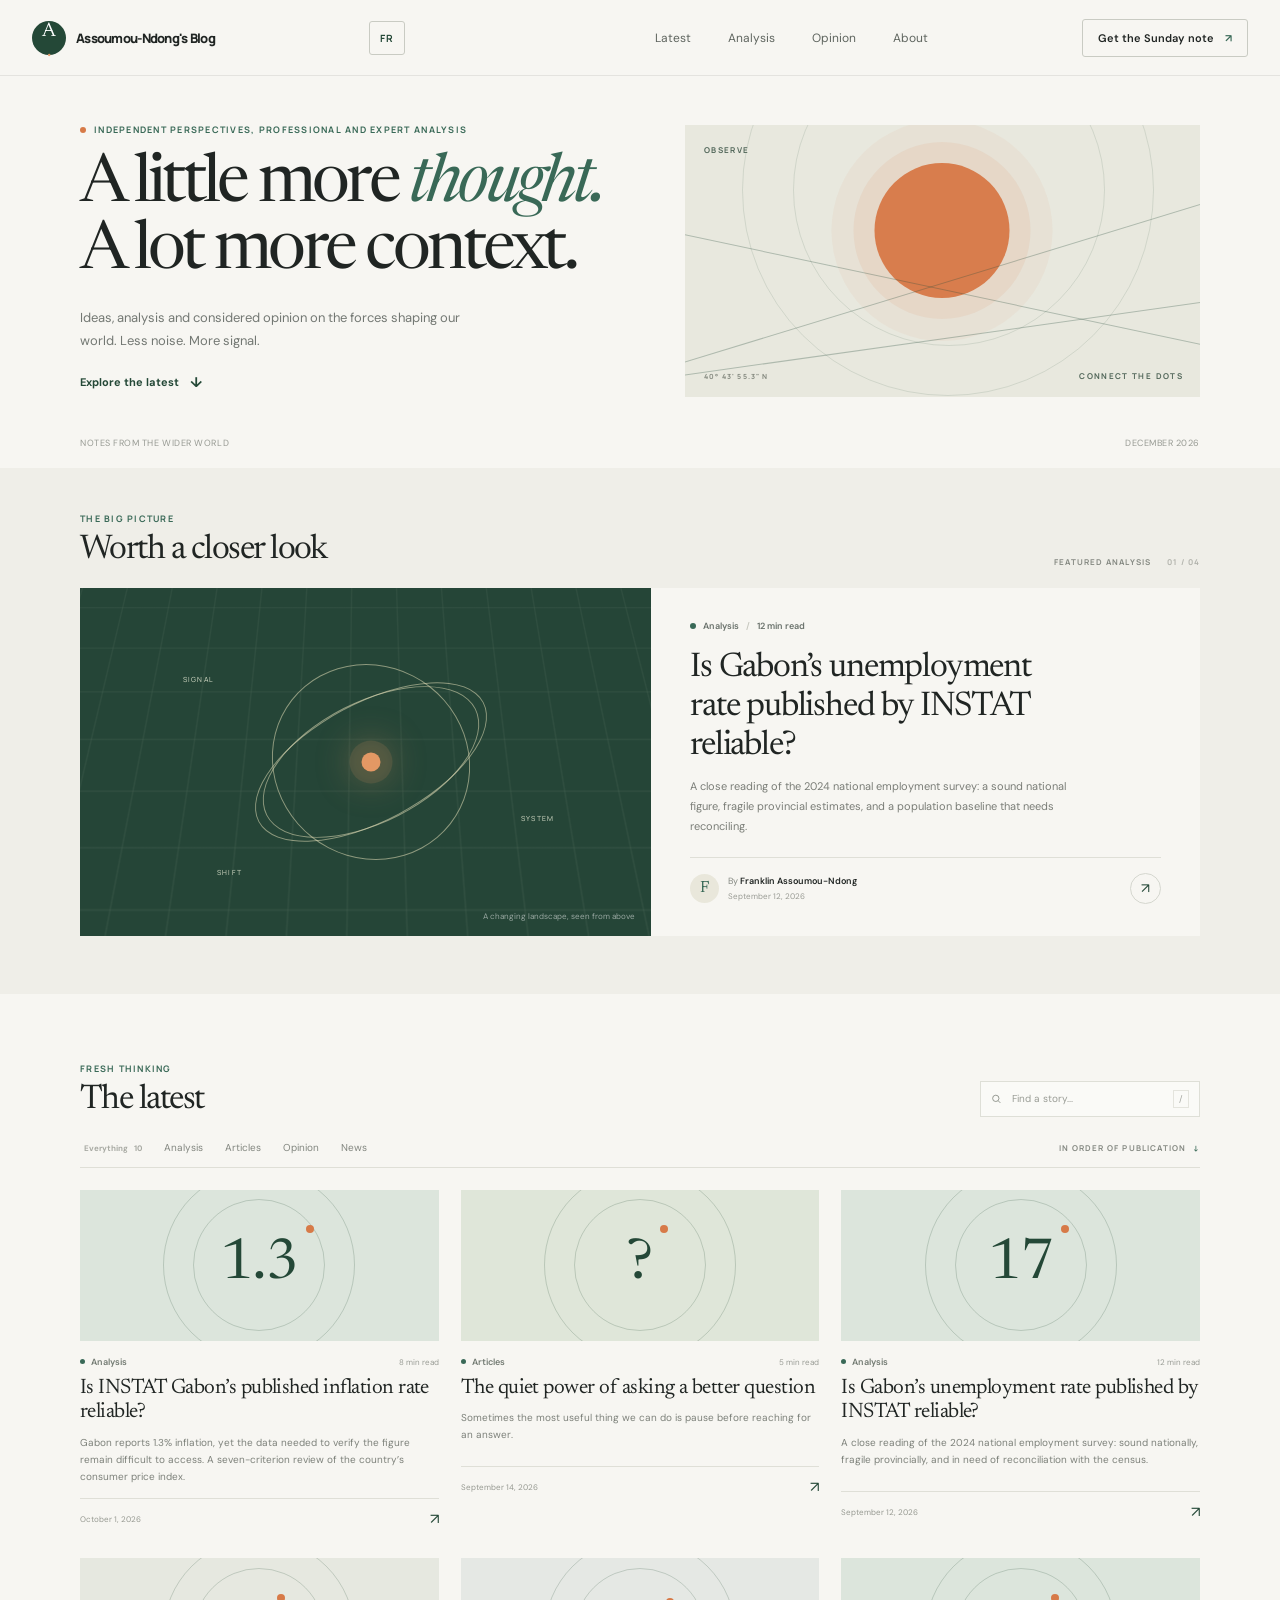
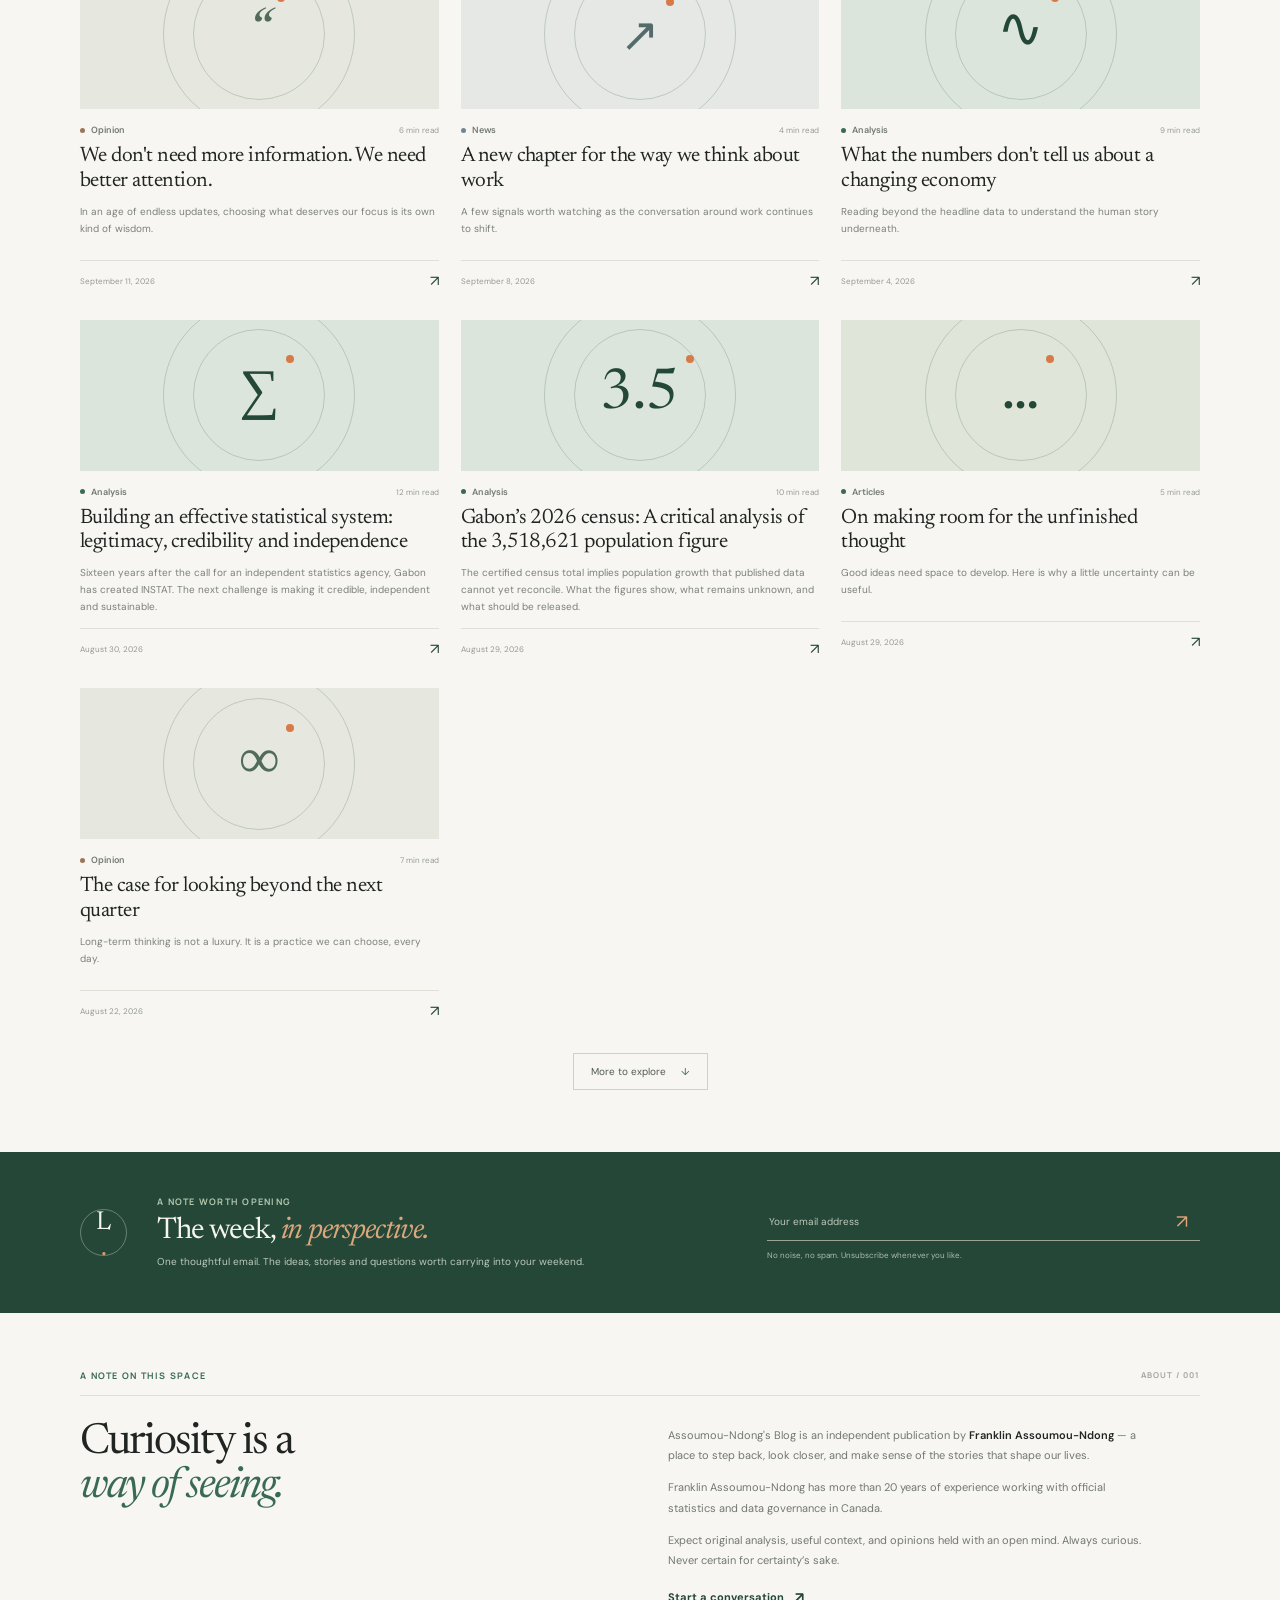
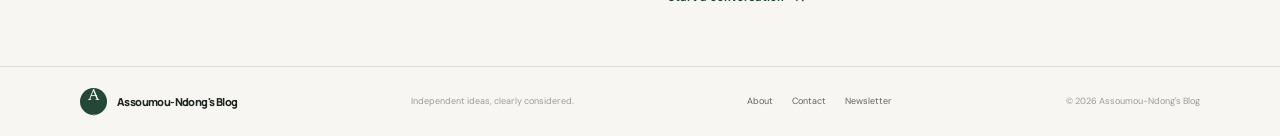
<file: index.html>
<!doctype html>
<html lang="en">
  <head>
    <meta charset="utf-8">
    <meta name="viewport" content="width=device-width, initial-scale=1">
    <meta name="theme-color" content="#f7f6f2">
    <meta name="description" content="Independent analysis, thoughtful essays, opinion and the stories shaping what comes next.">
    <title>Assoumou-Ndong's Blog — Independent ideas, clearly considered</title>
    <link rel="preconnect" href="https://fonts.googleapis.com">
    <link rel="preconnect" href="https://fonts.gstatic.com" crossorigin>
    <link href="https://fonts.googleapis.com/css2?family=DM+Sans:wght@400;500;600;700&family=Manrope:wght@400;500;600;700;800&family=Newsreader:opsz,wght@6..72,400;6..72,500;6..72,600&display=swap" rel="stylesheet">
    <link rel="stylesheet" href="styles.css">
    <script src="script.js?v=20261002-about" defer></script>
    <script src="contact.js" defer></script>
  </head>
  <body>
    <a class="skip-link" id="skip-link" href="#main-content">Skip to content</a>
    <header class="site-header">
      <div class="header-inner">
        <a class="wordmark" id="header-wordmark" href="#" aria-label="Assoumou-Ndong's Blog home">
          <span class="wordmark-icon" aria-hidden="true">A<span>.</span></span>
          <span class="wordmark-name" id="header-site-name">Assoumou-Ndong's Blog</span>
        </a>
        <button class="menu-toggle" id="menu-toggle" type="button" aria-expanded="false" aria-controls="primary-nav">
          <span class="sr-only">Toggle navigation</span>
          <span></span><span></span>
        </button>
        <button class="language-toggle" id="language-toggle" type="button" lang="fr-CA" aria-label="Passer au français">FR</button>
        <nav class="primary-nav" id="primary-nav" aria-label="Main navigation">
          <a id="nav-latest" href="#latest" data-nav-category="All">Latest</a>
          <a id="nav-analysis" href="#latest" data-nav-category="Analysis">Analysis</a>
          <a id="nav-opinion" href="#latest" data-nav-category="Opinion">Opinion</a>
          <a id="nav-about" href="#about">About</a>
        </nav>
        <a class="header-cta" id="header-cta" href="#newsletter">Get the Sunday note <span aria-hidden="true">↗</span></a>
      </div>
    </header>

    <main id="main-content">
      <section class="intro section-wrap" aria-labelledby="intro-title">
        <div class="intro-copy">
          <p class="eyebrow"><span class="eyebrow-dot"></span> <span id="intro-eyebrow">Independent perspectives, professional and expert analysis</span></p>
          <h1 id="intro-title">A little more <em>thought.</em><br>A lot more context.</h1>
          <p class="intro-description" id="intro-description">Ideas, analysis and considered opinion on the forces shaping our world. Less noise. More signal.</p>
          <a class="text-link" id="intro-link" href="#latest">Explore the latest <span aria-hidden="true">↓</span></a>
        </div>
        <div class="intro-art" aria-hidden="true">
          <div class="art-sun"></div>
          <div class="art-line art-line-one"></div>
          <div class="art-line art-line-two"></div>
          <div class="art-line art-line-three"></div>
          <div class="art-label art-label-top" id="art-observe">OBSERVE</div>
          <div class="art-label art-label-bottom" id="art-connect">CONNECT THE DOTS</div>
          <span class="art-coordinate">40° 43' 55.3" N</span>
        </div>
        <div class="intro-meta"><span id="intro-meta-label">Notes from the wider world</span><span id="current-date"></span></div>
      </section>

      <section class="featured-section" aria-labelledby="featured-title">
        <div class="section-wrap">
          <div class="section-heading">
            <div>
              <p class="eyebrow" id="featured-eyebrow">The big picture</p>
              <h2 id="featured-title">Worth a closer look</h2>
            </div>
            <span class="issue-label" id="issue-label">FEATURED ANALYSIS <span>01 / 04</span></span>
          </div>
          <article class="featured-card">
            <div class="featured-art" aria-hidden="true">
              <div class="featured-art-grid"></div>
              <div class="orbit orbit-one"></div><div class="orbit orbit-two"></div><div class="orbit orbit-three"></div>
              <div class="orbit-core"></div>
              <span class="orbit-note orbit-note-one" id="orbit-signal">SIGNAL</span>
              <span class="orbit-note orbit-note-two" id="orbit-system">SYSTEM</span>
              <span class="orbit-note orbit-note-three" id="orbit-shift">SHIFT</span>
              <span class="featured-art-caption" id="featured-art-caption">A changing landscape, seen from above</span>
            </div>
            <div class="featured-content">
              <div class="article-kicker"><span class="category-dot analysis-dot"></span> <span id="featured-category">Analysis</span> <span class="kicker-divider">/</span> <span id="featured-read-time">12 min read</span></div>
              <h3 id="featured-story-title">Is Gabon’s unemployment rate published by INSTAT reliable?</h3>
              <p id="featured-story-excerpt">A close reading of the 2024 national employment survey: a sound national figure, fragile provincial estimates, and a population baseline that needs reconciling.</p>
              <div class="featured-footer">
                <div class="author-lockup"><span class="author-avatar">F</span><span><span id="by-label">By</span> <strong>Franklin Assoumou-Ndong</strong><small id="featured-date">September 12, 2026</small></span></div>
                <a class="round-link" id="featured-story-link" href="article-chomage-en.html" aria-label="Read the unemployment analysis">↗</a>
              </div>
            </div>
          </article>
        </div>
      </section>

      <section class="latest-section section-wrap" id="latest" aria-labelledby="latest-title">
        <div class="section-heading latest-heading">
          <div>
            <p class="eyebrow" id="latest-eyebrow">Fresh thinking</p>
            <h2 id="latest-title">The latest</h2>
          </div>
          <label class="search-box">
            <span class="sr-only" id="search-label">Search articles</span>
            <svg viewBox="0 0 20 20" aria-hidden="true"><circle cx="8.8" cy="8.8" r="5.8"></circle><path d="m13.2 13.2 4 4"></path></svg>
            <input id="article-search" type="search" placeholder="Find a story..." autocomplete="off">
            <kbd>/</kbd>
          </label>
        </div>
        <div class="content-toolbar">
          <div class="category-filters" id="category-filters" role="group" aria-label="Filter stories by category">
            <button class="filter-button is-active" type="button" data-category="All" aria-pressed="true"><span id="filter-all">Everything</span> <span id="story-count">07</span></button>
            <button class="filter-button" type="button" data-category="Analysis" id="filter-analysis" aria-pressed="false">Analysis</button>
            <button class="filter-button" type="button" data-category="Articles" id="filter-articles" aria-pressed="false">Articles</button>
            <button class="filter-button" type="button" data-category="Opinion" id="filter-opinion" aria-pressed="false">Opinion</button>
            <button class="filter-button" type="button" data-category="News" id="filter-news" aria-pressed="false">News</button>
          </div>
          <span class="sort-label" id="sort-label">IN ORDER OF PUBLICATION <span aria-hidden="true">↓</span></span>
        </div>
        <div class="article-grid" id="article-grid" aria-live="polite"></div>
        <p class="empty-state" id="empty-state" hidden>No stories match that search. Try another term or category.</p>
        <div class="load-more-wrap"><button class="load-more" type="button" id="load-more">More to explore <span aria-hidden="true">↓</span></button></div>
      </section>

      <section class="newsletter-section" id="newsletter" aria-labelledby="newsletter-title">
        <div class="newsletter-inner section-wrap">
          <div class="newsletter-mark" aria-hidden="true">L<span>.</span></div>
          <div class="newsletter-copy">
            <p class="eyebrow" id="newsletter-eyebrow">A note worth opening</p>
            <h2 id="newsletter-title">The week, <em>in perspective.</em></h2>
            <p id="newsletter-description">One thoughtful email. The ideas, stories and questions worth carrying into your weekend.</p>
          </div>
          <form class="newsletter-form" id="newsletter-form">
            <label class="sr-only" id="email-label" for="email-address">Your email address</label>
            <div class="email-input-wrap">
              <input id="email-address" type="email" placeholder="Your email address" required autocomplete="email">
              <button type="submit" id="subscribe-button" aria-label="Subscribe to the Sunday note">↗</button>
            </div>
            <p class="form-note" id="form-note">No noise, no spam. Unsubscribe whenever you like.</p>
          </form>
        </div>
      </section>

      <section class="about-section section-wrap" id="about" aria-labelledby="about-title">
        <div class="about-overline"><span class="eyebrow" id="about-eyebrow">A note on this space</span><span class="about-index" id="about-index">ABOUT / 001</span></div>
        <div class="about-content">
          <h2 id="about-title">Curiosity is a<br><em>way of seeing.</em></h2>
          <div class="about-description">
            <p id="about-description">Assoumou-Ndong's Blog is an independent publication by <strong>Franklin Assoumou-Ndong</strong> — a place to step back, look closer, and make sense of the stories that shape our lives.</p>
            <p id="about-experience">Franklin Assoumou-Ndong has more than 20 years of experience working with official statistics and data governance in Canada.</p> <p id="about-description-two">Expect original analysis, useful context, and opinions held with an open mind. Always curious. Never certain for certainty’s sake.</p>
            <a class="text-link" id="contact-link" href="#contact" data-contact-link>Start a conversation <span aria-hidden="true">↗</span></a>
          </div>
        </div>
      </section>
    </main>

    <footer class="site-footer">
      <div class="footer-inner section-wrap">
        <a class="wordmark footer-wordmark" id="footer-wordmark" href="#" aria-label="Assoumou-Ndong's Blog home"><span class="wordmark-icon">A<span>.</span></span><span class="wordmark-name" id="footer-site-name">Assoumou-Ndong's Blog</span></a>
        <span class="footer-note" id="footer-note">Independent ideas, clearly considered.</span>
        <div class="footer-links"><a id="footer-about" href="#about">About</a><a id="footer-contact" href="#contact" data-contact-link>Contact</a><a id="footer-newsletter" href="#newsletter">Newsletter</a></div>
        <span class="copyright">© <span id="current-year"></span> <span id="copyright-site-name">Assoumou-Ndong's Blog</span></span>
      </div>
    </footer>
  </body>
</html>
</file>
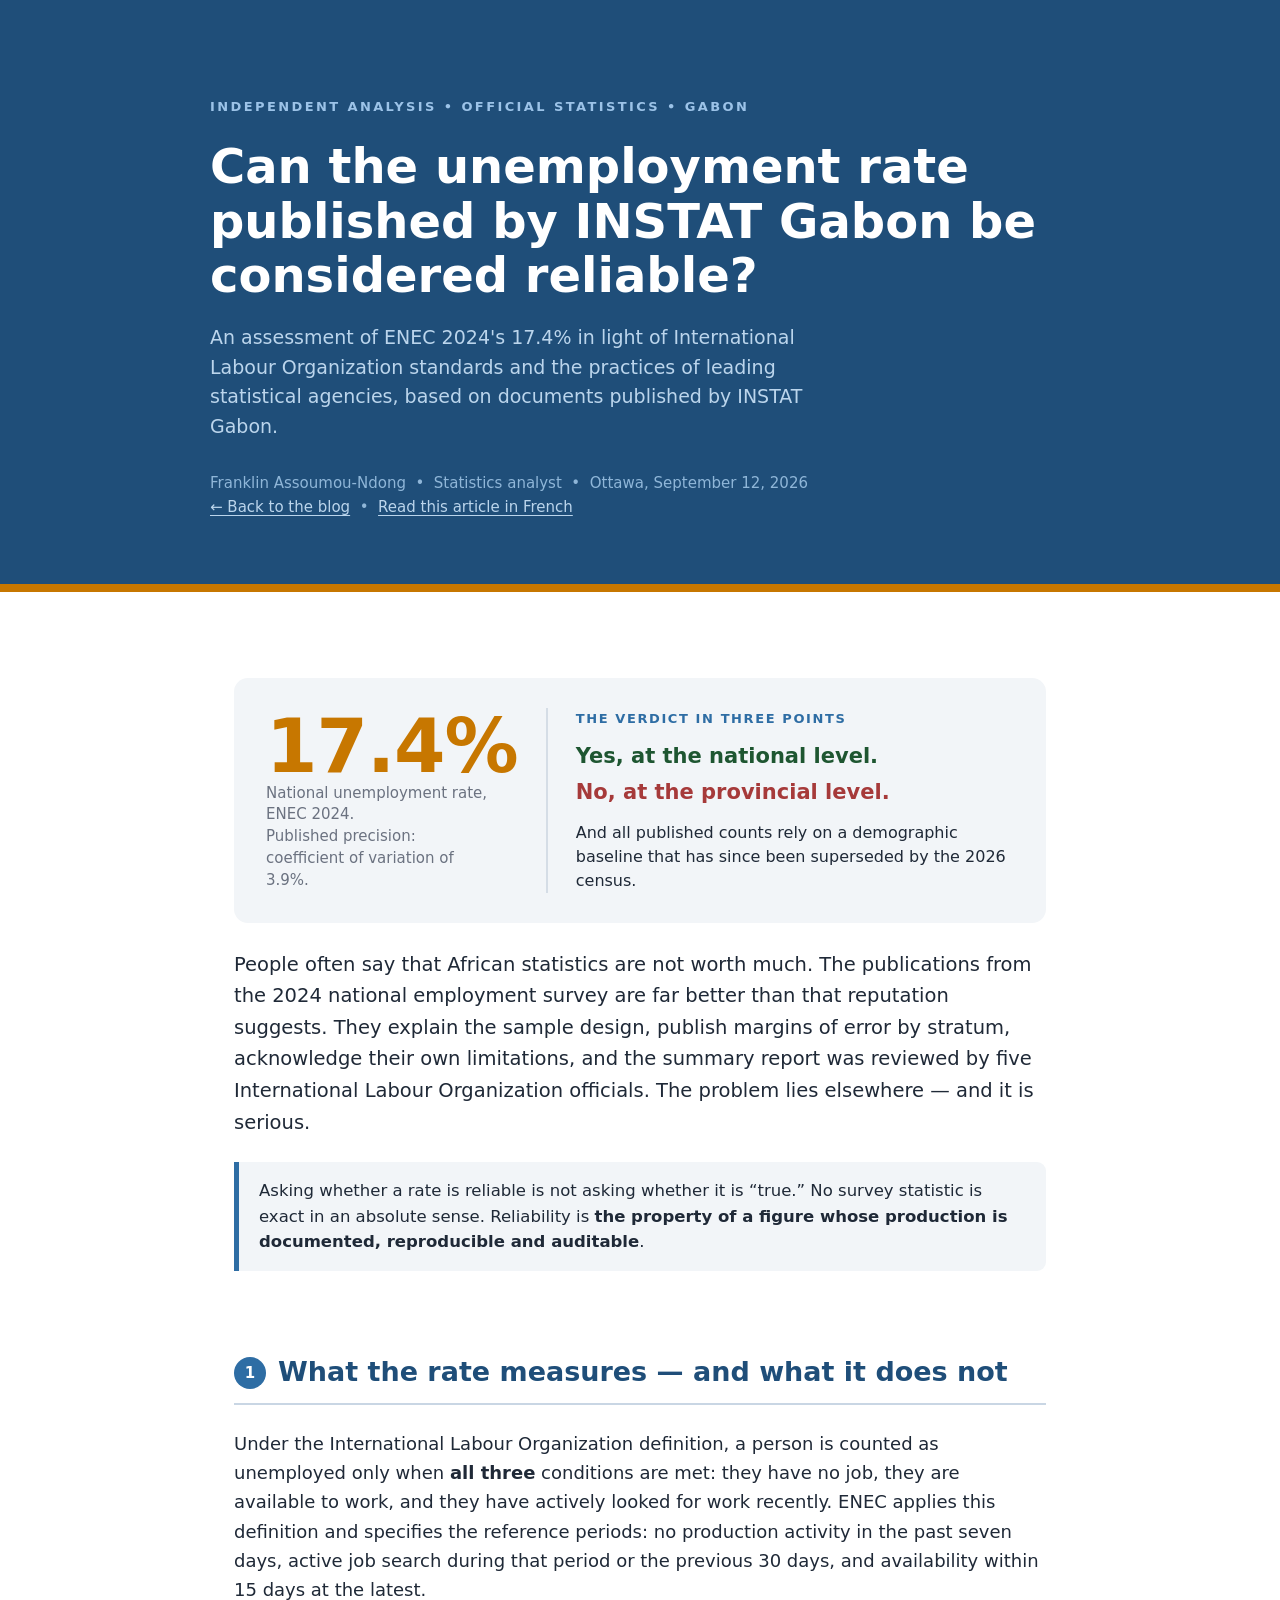
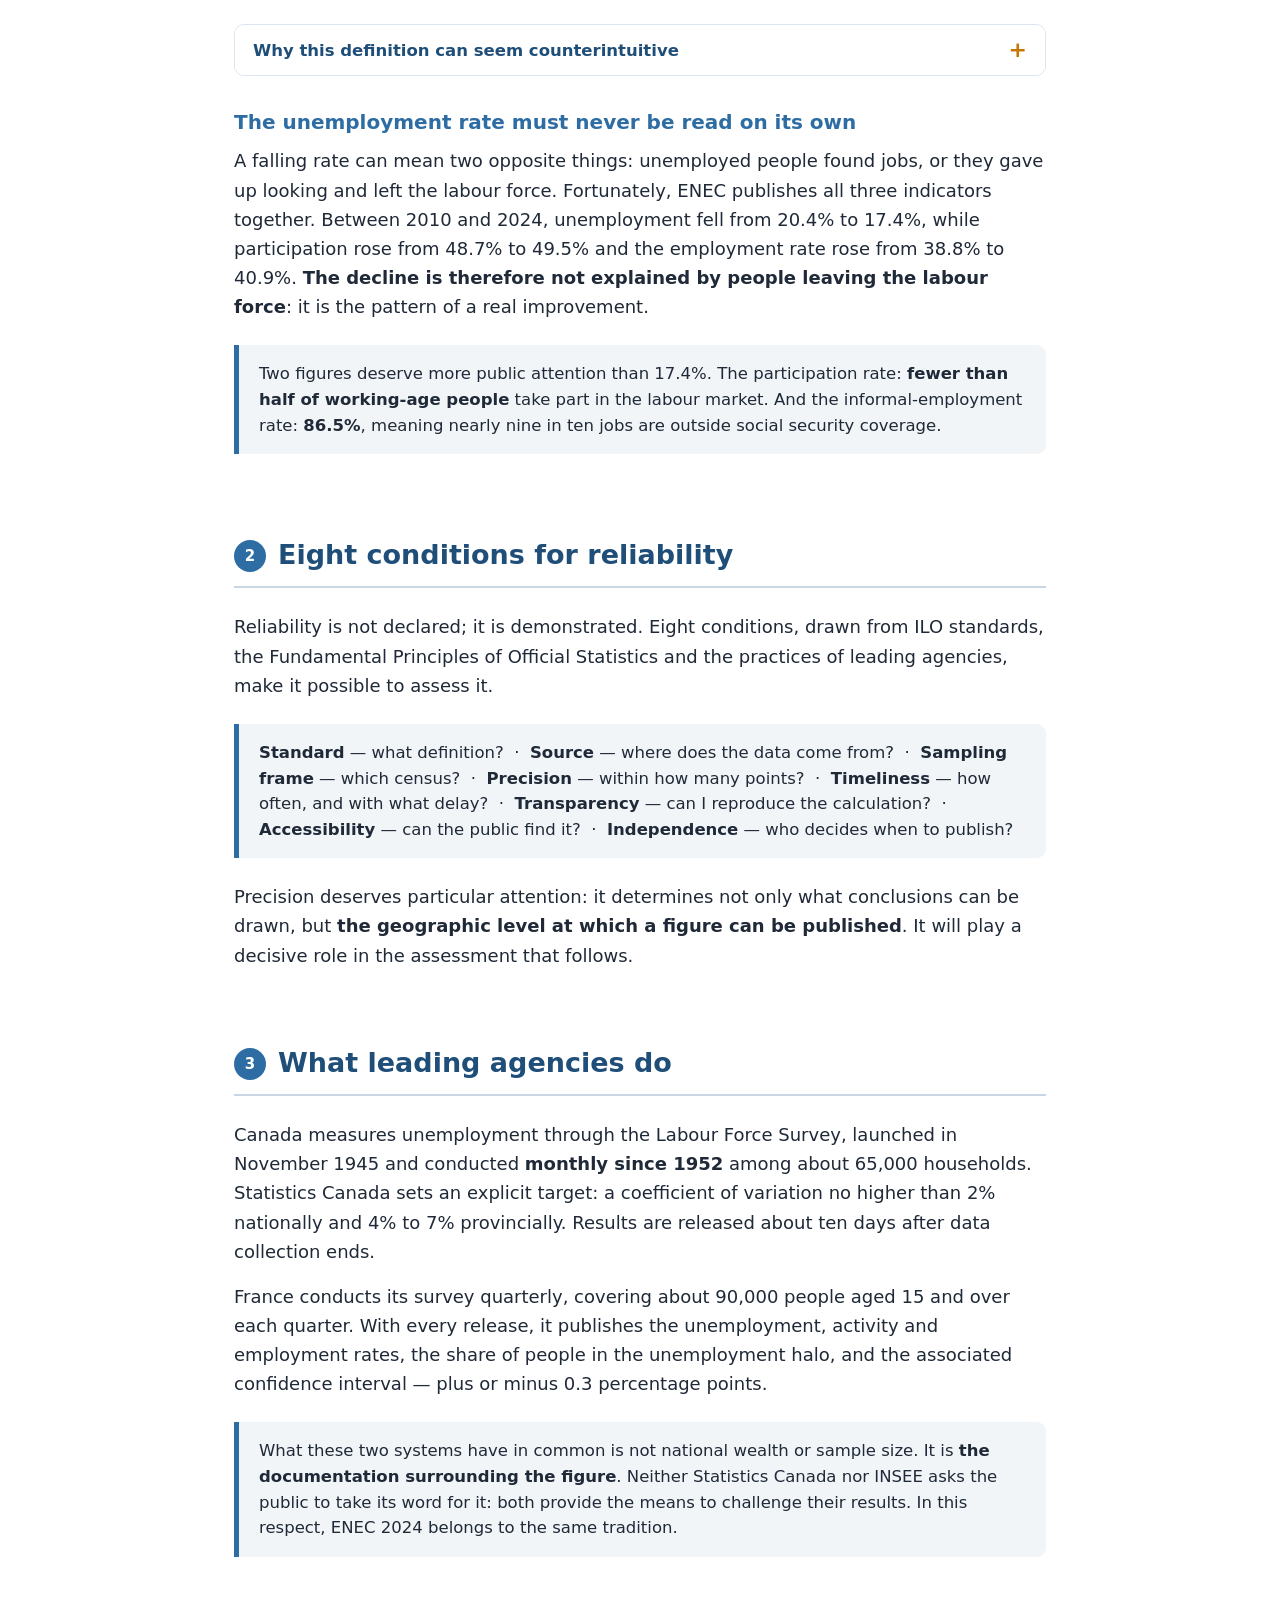
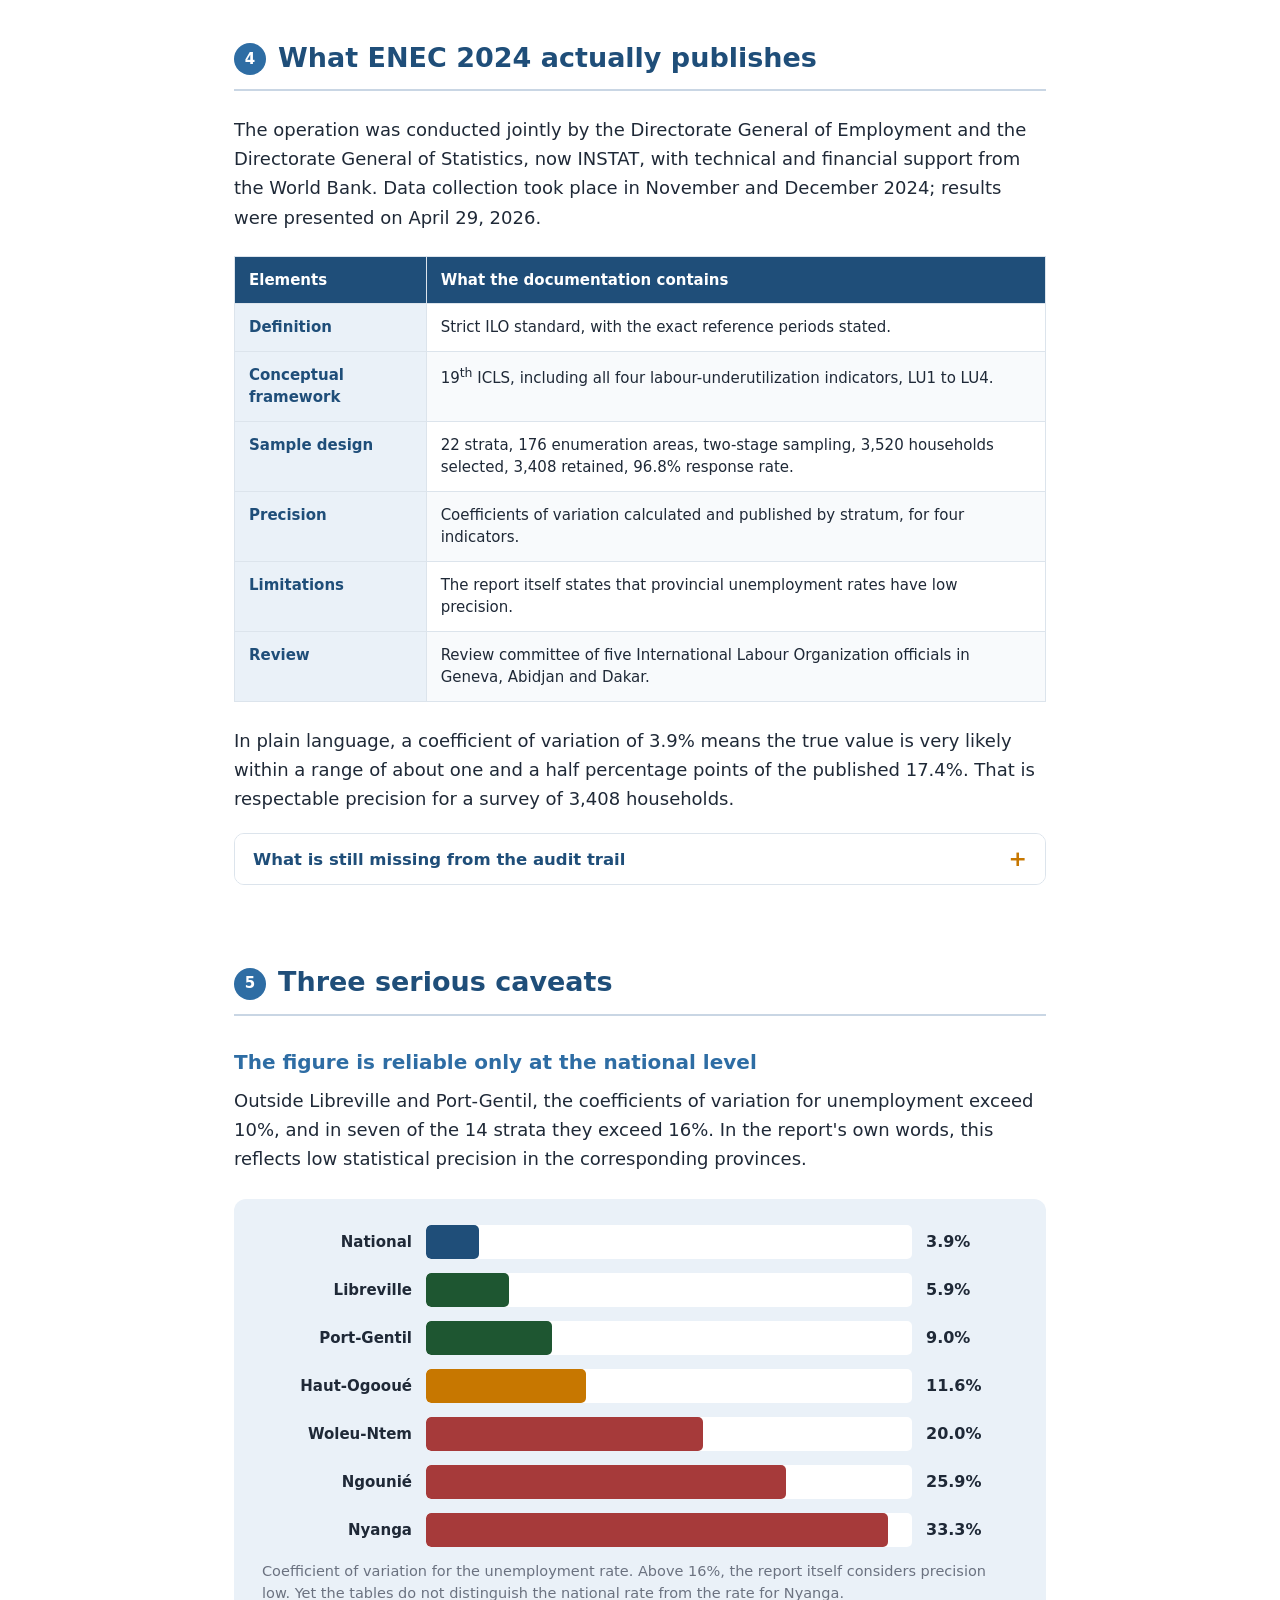
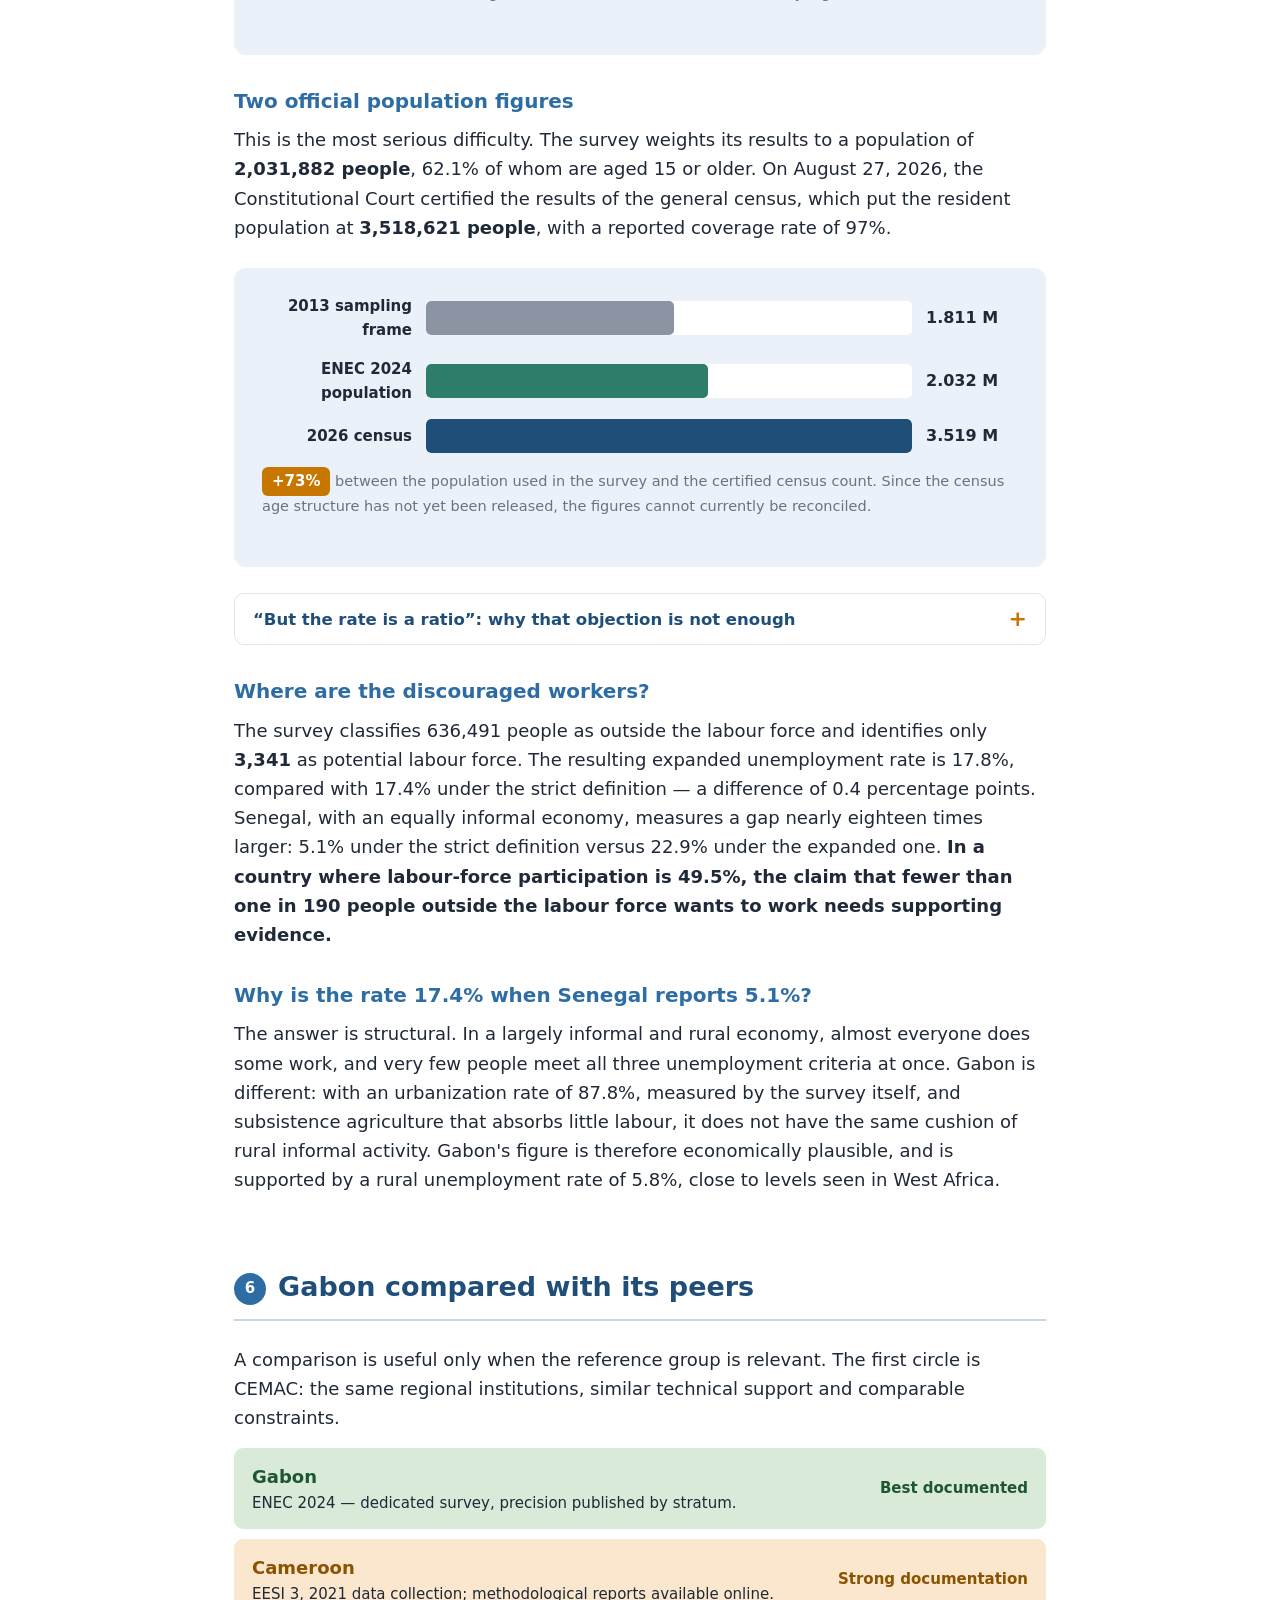
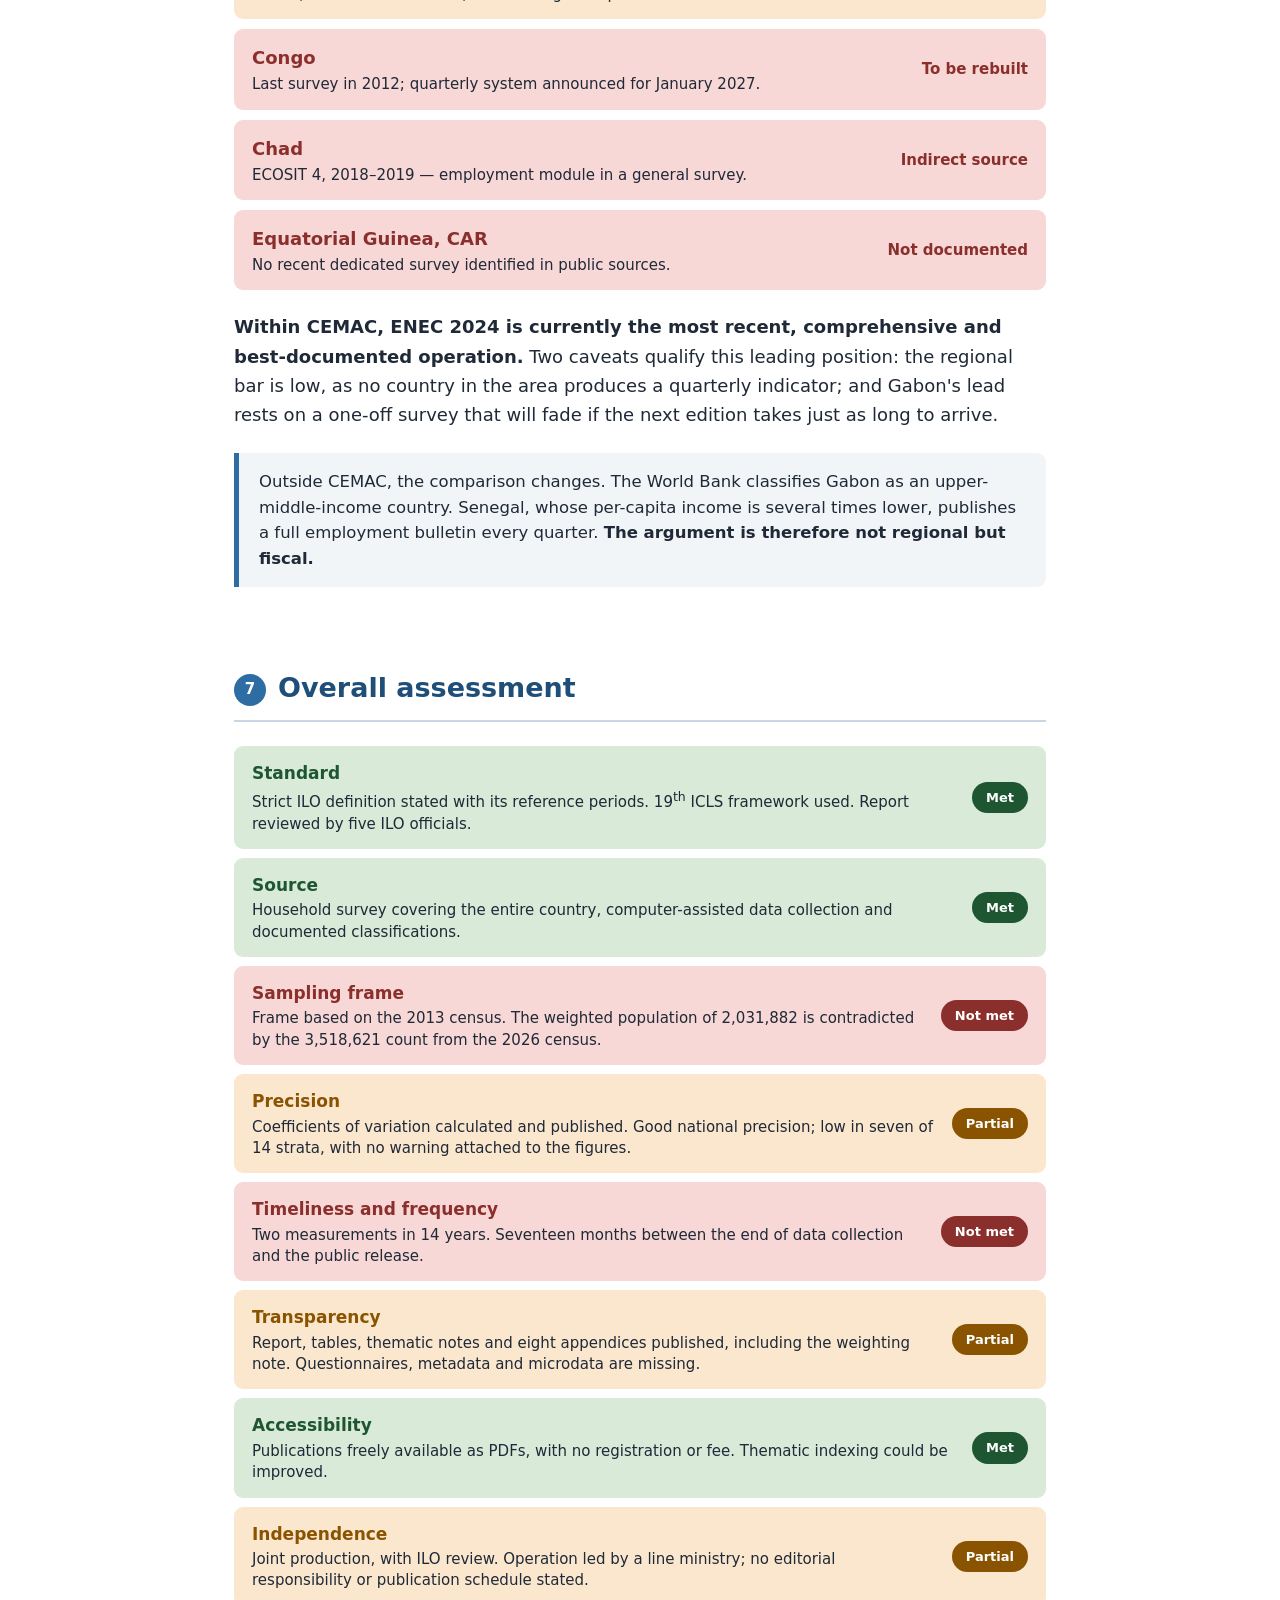
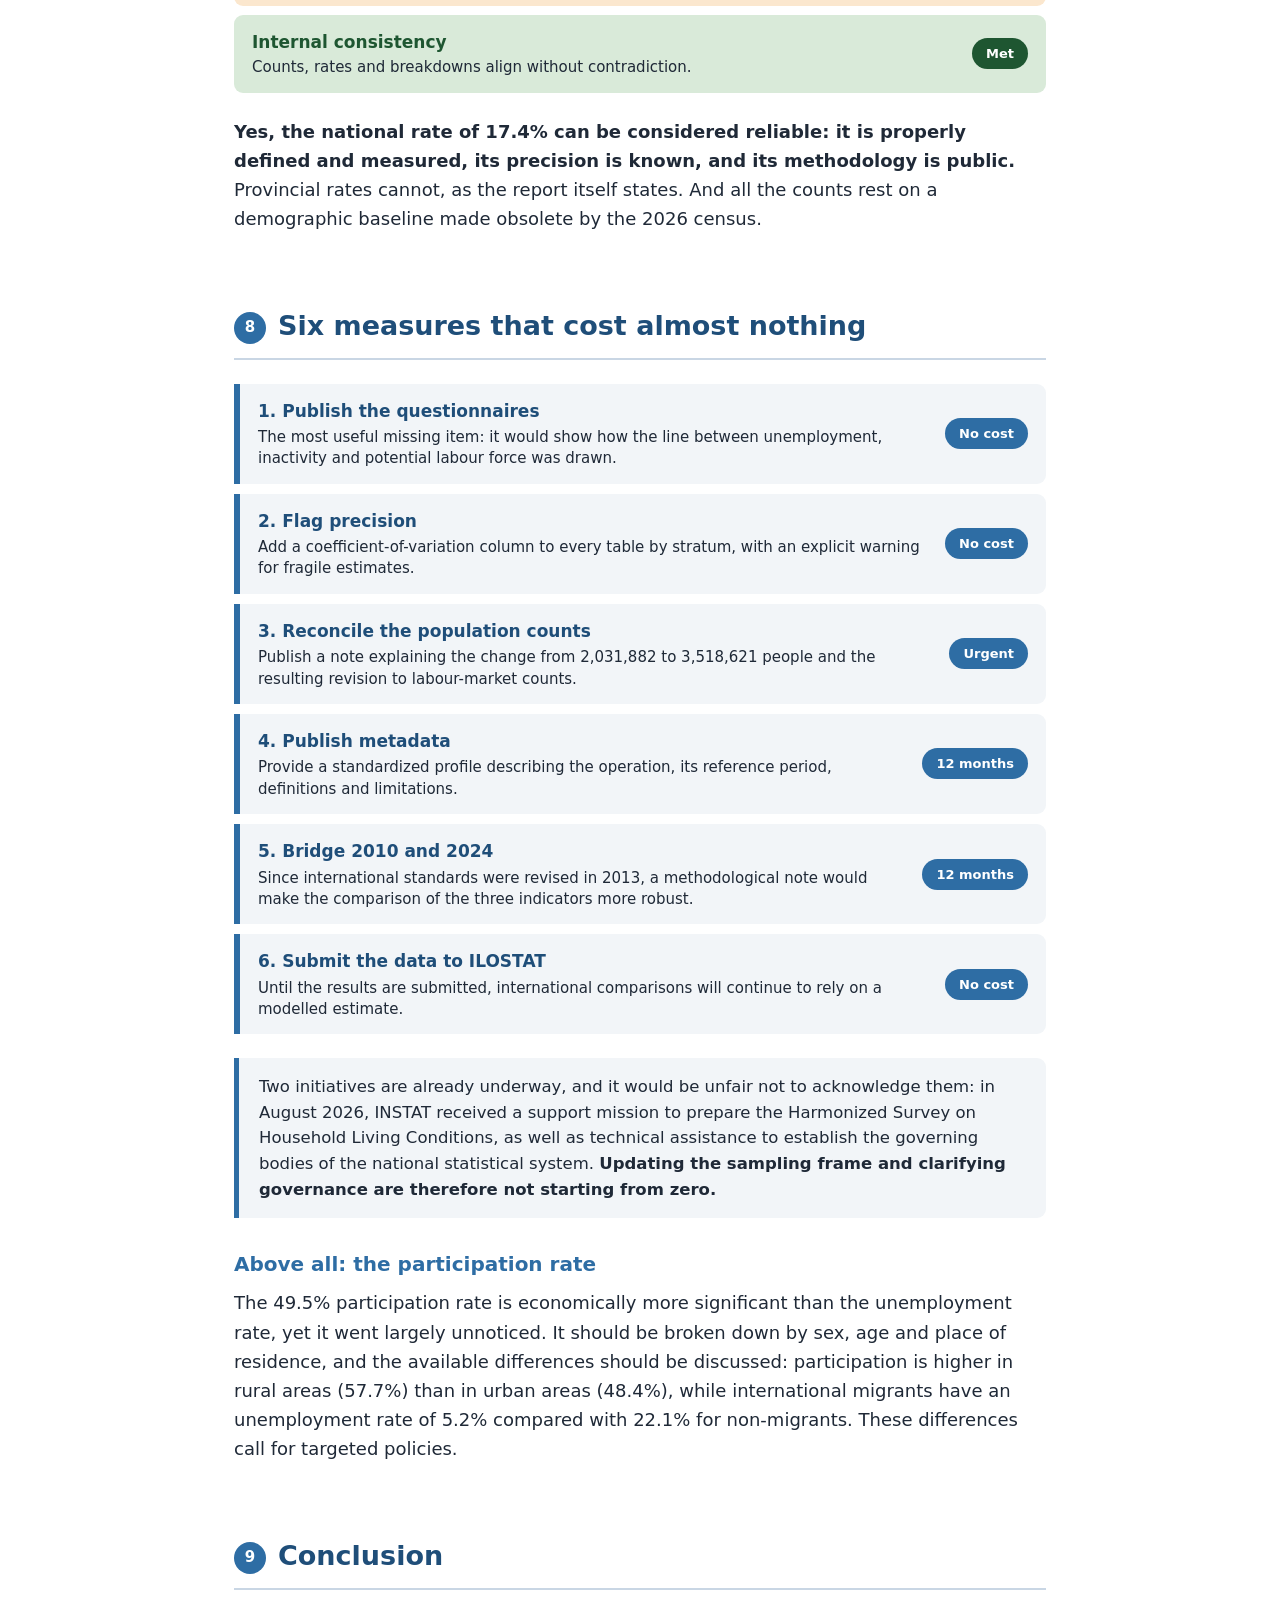
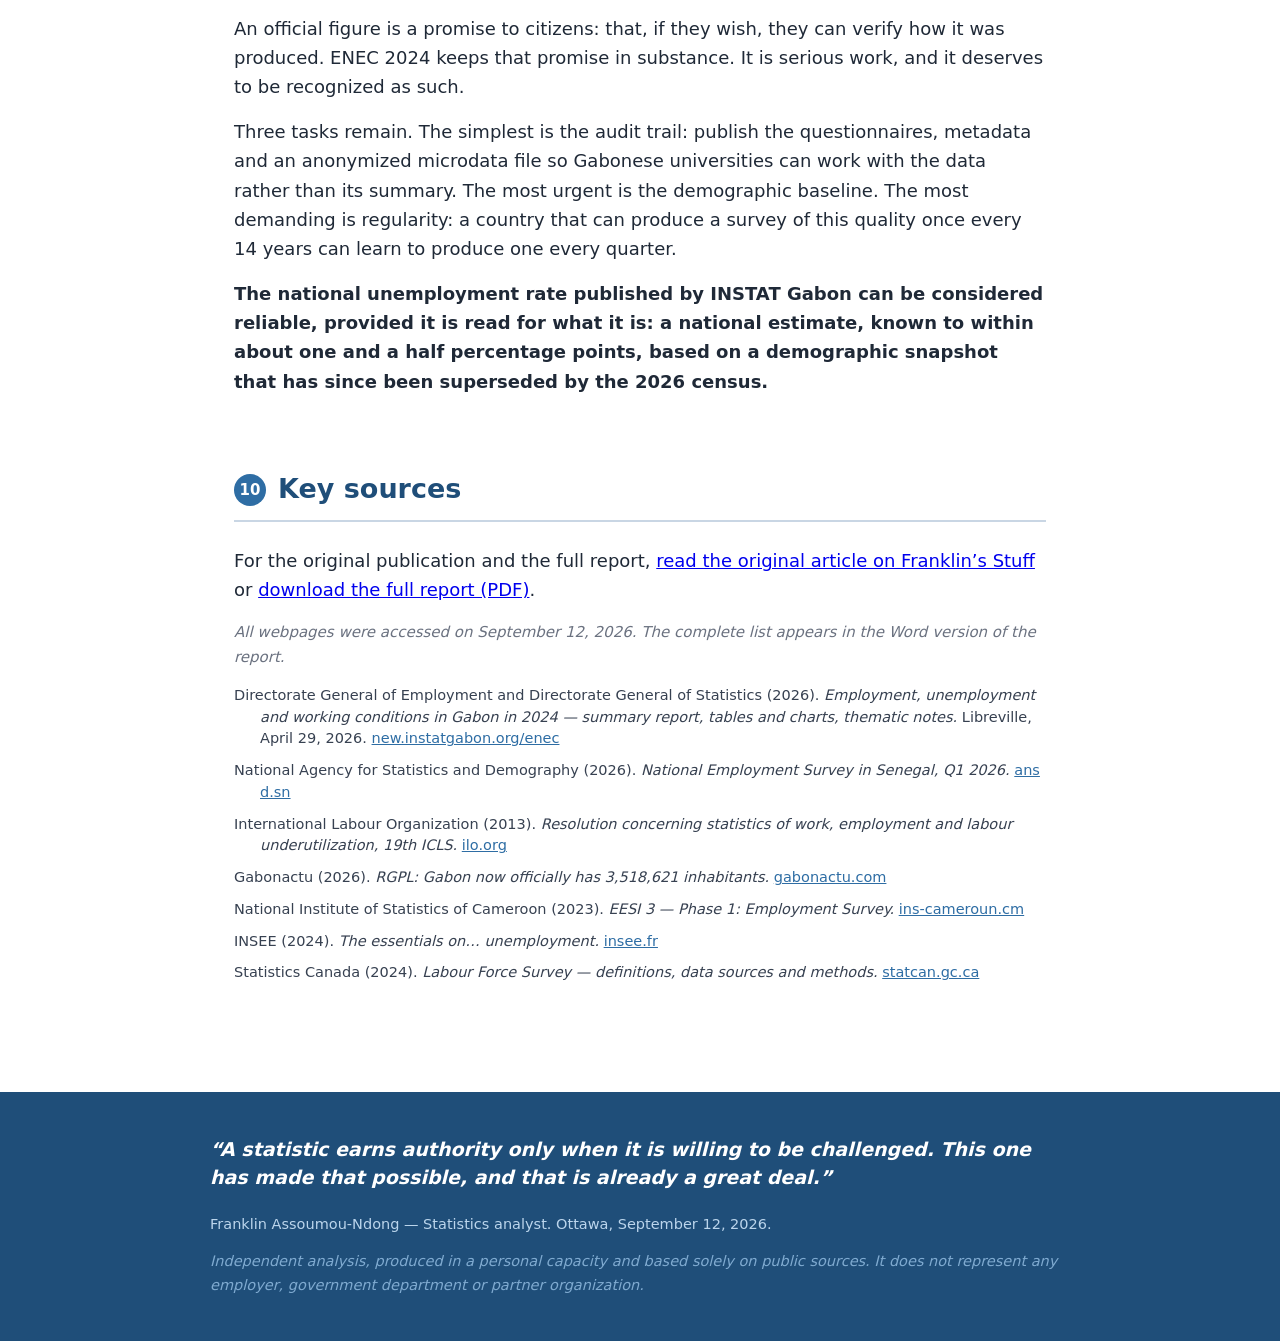
<file: article-chomage-en.html>
<!DOCTYPE html>
<html lang="en-CA">
<head>
<meta charset="utf-8">
<meta name="viewport" content="width=device-width, initial-scale=1">
<title>Is Gabon's Unemployment Rate Published by INSTAT Gabon Reliable? — Assoumou-Ndong's Blog</title>
<style>
:root{
  --bleu:#1F4E79; --bleu-c:#2E6DA4; --bleu-pale:#EAF1F8;
  --teal:#2E7D6B; --ambre:#C77700; --rouge:#A63A3A;
  --gris:#6B7280; --gris-pale:#F2F5F8; --noir:#1F2937;
  --vert-p:#D9EAD9; --vert-t:#1E5631;
  --ambr-p:#FBE7CE; --ambr-t:#8A5300;
  --roug-p:#F7D8D6; --roug-t:#8B2F2C;
  --max:860px;
}
*{box-sizing:border-box}
html{scroll-behavior:smooth}
body{
  margin:0; background:#fff; color:var(--noir);
  font-family:Calibri,Carlito,"Segoe UI",system-ui,sans-serif;
  font-size:18px; line-height:1.62; -webkit-font-smoothing:antialiased;
}
#progress{position:fixed;top:0;left:0;height:4px;width:0;background:var(--ambre);z-index:100;transition:width .1s linear}

/* ---------- nav ---------- */
nav{position:fixed;top:0;left:0;right:0;background:rgba(255,255,255,.94);
  backdrop-filter:blur(8px);border-bottom:1px solid #E2E8F0;z-index:90;
  transform:translateY(-110%);transition:transform .3s ease}
nav.on{transform:translateY(0)}
nav .in{max-width:var(--max);margin:0 auto;padding:10px 24px;display:flex;gap:18px;
  align-items:center;overflow-x:auto;white-space:nowrap}
nav a{color:var(--gris);text-decoration:none;font-size:14px;font-weight:600;letter-spacing:.2px}
nav a:hover{color:var(--bleu-c)}
nav .brand{color:var(--bleu);font-weight:700;font-size:14px;margin-right:auto}

/* ---------- hero ---------- */
header{background:var(--bleu);color:#fff;padding:96px 24px 64px;border-bottom:8px solid var(--ambre)}
header .in{max-width:var(--max);margin:0 auto}
.kicker{font-size:13px;letter-spacing:2.4px;font-weight:700;color:#9CC3E8;margin-bottom:22px}
header h1{font-size:clamp(30px,5.2vw,48px);line-height:1.14;margin:0 0 20px;font-weight:700}
header p.sub{font-size:19px;color:#BBD5EC;margin:0 0 30px;max-width:640px;line-height:1.55}
header .meta{font-size:15px;color:#8FB6D8}
header .meta a{color:#BBD5EC;text-decoration:underline;text-underline-offset:3px}
header .meta a:hover{color:#fff}

/* ---------- layout ---------- */
main{max-width:var(--max);margin:0 auto;padding:0 24px 90px}
section{padding:52px 0 8px;scroll-margin-top:64px}
h2{font-size:27px;color:var(--bleu);margin:0 0 6px;font-weight:700;line-height:1.25}
h2 .n{display:inline-flex;align-items:center;justify-content:center;width:32px;height:32px;
  border-radius:50%;background:var(--bleu-c);color:#fff;font-size:15px;margin-right:12px;vertical-align:3px}
h3{font-size:20px;color:var(--bleu-c);margin:30px 0 8px;font-weight:700}
.rule{height:2px;background:#C9D6E4;margin:14px 0 24px}
p{margin:0 0 16px}
.lead{font-size:19.5px}
strong{font-weight:700}
em{font-style:italic}

/* ---------- chiffre ---------- */
.hero-num{display:flex;flex-wrap:wrap;gap:28px;align-items:center;background:var(--gris-pale);
  border-radius:14px;padding:30px 32px;margin:34px 0 10px}
.hero-num .big{font-size:74px;font-weight:700;color:var(--ambre);line-height:1;letter-spacing:-1px}
.hero-num .cap{font-size:15px;color:var(--gris);max-width:230px;line-height:1.45}
.hero-num .verdict{flex:1;min-width:270px;border-left:2px solid #D5DDE6;padding-left:28px}
.hero-num .verdict .lbl{font-size:13px;letter-spacing:1.6px;font-weight:700;color:var(--bleu-c);margin-bottom:10px}
.hero-num .verdict .l1{font-size:21px;font-weight:700;margin-bottom:2px}
.hero-num .verdict .l2{font-size:21px;font-weight:700;color:var(--rouge);margin-bottom:12px}
.hero-num .verdict .l3{font-size:16px;color:var(--noir);line-height:1.5}

/* ---------- timeline ---------- */
.tl{display:grid;grid-template-columns:repeat(4,1fr);gap:0;margin:30px 0 10px;position:relative}
.tl::before{content:"";position:absolute;top:38px;left:8%;right:8%;height:3px;background:#C9D6E4}
.tl .st{text-align:center;padding:0 8px;position:relative}
.tl .dot{width:22px;height:22px;border-radius:50%;margin:26px auto 14px;border:4px solid #fff;
  position:relative;z-index:2;transform:scale(0);transition:transform .45s cubic-bezier(.34,1.56,.64,1)}
.on .tl .dot{transform:scale(1)}
.tl .st:nth-child(1) .dot{background:var(--bleu-c);transition-delay:.05s}
.tl .st:nth-child(2) .dot{background:var(--teal);transition-delay:.20s}
.tl .st:nth-child(3) .dot{background:var(--ambre);transition-delay:.35s}
.tl .st:nth-child(4) .dot{background:var(--rouge);transition-delay:.50s}
.tl .d{font-size:14px;font-weight:700;margin-bottom:0}
.tl .st:nth-child(1) .d{color:var(--bleu-c)} .tl .st:nth-child(2) .d{color:var(--teal)}
.tl .st:nth-child(3) .d{color:var(--ambre)} .tl .st:nth-child(4) .d{color:var(--rouge)}
.tl .t{font-size:14px;color:var(--noir);line-height:1.42}

/* ---------- grille verdicts ---------- */
.crit{border-radius:9px;padding:14px 18px;margin-bottom:9px;display:flex;gap:16px;
  align-items:center;transition:all .4s ease}
.crit .txt{flex:1;min-width:0}
.crit .nm{font-weight:700;font-size:17px;margin-bottom:1px}
.crit .de{font-size:15px;line-height:1.42}
.crit .tag{font-size:13px;font-weight:700;color:#fff;border-radius:16px;padding:5px 14px;white-space:nowrap}
.ok{background:var(--vert-p)} .ok .nm{color:var(--vert-t)} .ok .tag{background:var(--vert-t)}
.pa{background:var(--ambr-p)} .pa .nm{color:var(--ambr-t)} .pa .tag{background:var(--ambr-t)}
.no{background:var(--roug-p)} .no .nm{color:var(--roug-t)} .no .tag{background:var(--roug-t)}

/* ---------- barres ---------- */
.chart{background:var(--bleu-pale);border-radius:12px;padding:26px 28px;margin:26px 0}
.chart .row{display:flex;align-items:center;gap:14px;margin-bottom:14px}
.chart .lab{width:150px;font-size:15px;font-weight:700;text-align:right;flex-shrink:0}
.chart .track{flex:1;background:#fff;border-radius:5px;height:34px;overflow:hidden}
.chart .fill{height:100%;width:0;border-radius:5px;transition:width 1.1s cubic-bezier(.22,.9,.3,1)}
.chart .val{width:92px;font-size:16px;font-weight:700;flex-shrink:0}
.chart .note{font-size:14.5px;color:var(--gris);margin-top:12px;line-height:1.5}
.badge94{display:inline-block;background:var(--ambre);color:#fff;font-weight:700;
  border-radius:6px;padding:3px 10px;font-size:15px}

/* ---------- comparaison ---------- */
.pair{border-radius:9px;padding:14px 18px;margin-bottom:10px;display:flex;gap:16px;align-items:center;flex-wrap:wrap}
.pair .p1{flex:1;min-width:240px}
.pair .pn{font-weight:700;font-size:18px;margin-bottom:2px}
.pair .pd{font-size:15px;line-height:1.42}
.pair .pv{font-weight:700;font-size:15px}

/* ---------- encadrés ---------- */
.note{border-left:5px solid var(--bleu-c);background:var(--gris-pale);border-radius:0 9px 9px 0;
  padding:16px 20px;margin:24px 0;font-size:16.5px;line-height:1.55}
.good{border-left-color:var(--vert-t);background:var(--vert-p)}
.good b{color:var(--vert-t)}

/* ---------- recommandations ---------- */
.rec{background:var(--gris-pale);border-left:6px solid var(--bleu-c);border-radius:0 9px 9px 0;
  padding:14px 18px;margin-bottom:10px;display:flex;gap:16px;align-items:center;flex-wrap:wrap}
.rec .r1{flex:1;min-width:260px}
.rec .rt{font-weight:700;color:var(--bleu);font-size:17px;margin-bottom:2px}
.rec .rd{font-size:15px;line-height:1.42}
.rec .rh{background:var(--bleu-c);color:#fff;border-radius:16px;padding:5px 14px;font-size:13px;font-weight:700;white-space:nowrap}

/* ---------- toggle définitions ---------- */
.tog{border:1px solid #DCE4EC;border-radius:10px;margin:20px 0;overflow:hidden}
.tog button{width:100%;text-align:left;background:#fff;border:0;padding:14px 18px;
  font-family:inherit;font-size:16.5px;font-weight:700;color:var(--bleu);cursor:pointer;
  display:flex;justify-content:space-between;align-items:center;gap:12px}
.tog button:hover{background:var(--gris-pale)}
.tog .sign{color:var(--ambre);font-size:22px;line-height:1}
.tog .body{display:none;padding:0 18px 16px;font-size:16px;line-height:1.55;color:var(--noir)}
.tog.open .body{display:block}

/* ---------- refs ---------- */
.refs{font-size:14.5px;line-height:1.5;color:#374151}
.refs p{margin:0 0 10px;padding-left:26px;text-indent:-26px}
.refs a{color:var(--bleu-c);word-break:break-all}
.table-scroll{overflow-x:auto;margin:24px 0}
table{width:100%;border-collapse:collapse;font-size:15px;line-height:1.5}
th,td{padding:12px 14px;border:1px solid #DCE4EC;text-align:left;vertical-align:top}
thead th{background:var(--bleu);color:#fff;font-weight:700}
tbody th{background:var(--bleu-pale);color:var(--bleu);font-weight:700;min-width:150px}
tbody tr:nth-child(even) td{background:#F8FAFC}

footer{background:var(--bleu);color:#BBD5EC;padding:44px 24px;font-size:14.5px;line-height:1.6}
footer .in{max-width:var(--max);margin:0 auto}
footer .q{color:#fff;font-size:19px;font-style:italic;font-weight:700;margin-bottom:22px;line-height:1.45}
@media(max-width:640px){
  .tl{grid-template-columns:1fr 1fr;row-gap:22px}
  .tl::before{display:none}
  .chart .lab{width:100%;text-align:left}
  .chart .row{flex-wrap:wrap}
}
</style>
</head>
<body>
<div id="progress"></div>

<nav id="nav"><div class="in">
  <a class="brand" href="index.html?lang=en">Assoumou-Ndong's Blog</a>
  <a href="article-chomage.html" lang="fr-CA">Français</a>
  <a href="#definition">Definition</a>
  <a href="#fiabilite">Reliability</a>
  <a href="#agences">Agencies</a>
  <a href="#enec">ENEC 2024</a>
  <a href="#reserves">Caveats</a>
  <a href="#cemac">CEMAC</a>
  <a href="#verdict">Assessment</a>
  <a href="#reco">Recommendations</a>
</div></nav>

<header><div class="in">
  <div class="kicker">INDEPENDENT ANALYSIS • OFFICIAL STATISTICS • GABON</div>
  <h1>Can the unemployment rate published by INSTAT Gabon be considered reliable?</h1>
  <p class="sub">An assessment of ENEC 2024's 17.4% in light of International Labour Organization standards and the practices of leading statistical agencies, based on documents published by INSTAT Gabon.</p>
  <div class="meta">Franklin Assoumou-Ndong &nbsp;•&nbsp; Statistics analyst &nbsp;•&nbsp; Ottawa, September 12, 2026<br><a href="index.html?lang=en#latest">← Back to the blog</a> &nbsp;•&nbsp; <a href="article-chomage.html" lang="fr-CA">Read this article in French</a></div>
</div></header>

<main>

<section id="chiffre">
  <div class="hero-num reveal">
    <div>
      <div class="big" data-count="17.4%">0</div>
      <div class="cap">National unemployment rate, ENEC 2024.<br>Published precision: coefficient of variation of 3.9%.</div>
    </div>
    <div class="verdict">
      <div class="lbl">THE VERDICT IN THREE POINTS</div>
      <div class="l1" style="color:var(--vert-t)">Yes, at the national level.</div>
      <div class="l2">No, at the provincial level.</div>
      <div class="l3">And all published counts rely on a demographic baseline that has since been superseded by the 2026 census.</div>
    </div>
  </div>
  <p class="lead" style="margin-top:26px">People often say that African statistics are not worth much. The publications from the 2024 national employment survey are far better than that reputation suggests. They explain the sample design, publish margins of error by stratum, acknowledge their own limitations, and the summary report was reviewed by five International Labour Organization officials. The problem lies elsewhere — and it is serious.</p>
  <div class="note">Asking whether a rate is reliable is not asking whether it is “true.” No survey statistic is exact in an absolute sense. Reliability is <b>the property of a figure whose production is documented, reproducible and auditable</b>.</div>
</section>

<section id="definition">
  <h2><span class="n">1</span>What the rate measures — and what it does not</h2>
  <div class="rule"></div>
  <p>Under the International Labour Organization definition, a person is counted as unemployed only when <strong>all three</strong> conditions are met: they have no job, they are available to work, and they have actively looked for work recently. ENEC applies this definition and specifies the reference periods: no production activity in the past seven days, active job search during that period or the previous 30 days, and availability within 15 days at the latest.</p>

  <div class="tog"><button>Why this definition can seem counterintuitive <span class="sign">+</span></button>
    <div class="body">A university graduate in Libreville who has stopped looking because they have lost hope is <em>not</em> counted as unemployed: they are classified as inactive. A street vendor who works two hours a day is <em>not</em> unemployed either: they are employed. The lived reality of underemployment is therefore largely missed by this indicator. That is not a measurement flaw; it is a limitation of the definition.</div></div>

  <h3>The unemployment rate must never be read on its own</h3>
  <p>A falling rate can mean two opposite things: unemployed people found jobs, or they gave up looking and left the labour force. Fortunately, ENEC publishes all three indicators together. Between 2010 and 2024, unemployment fell from 20.4% to 17.4%, while participation rose from 48.7% to 49.5% and the employment rate rose from 38.8% to 40.9%. <strong>The decline is therefore not explained by people leaving the labour force</strong>: it is the pattern of a real improvement.</p>
  <div class="note">Two figures deserve more public attention than 17.4%. The participation rate: <b>fewer than half of working-age people</b> take part in the labour market. And the informal-employment rate: <b>86.5%</b>, meaning nearly nine in ten jobs are outside social security coverage.</div>
</section>

<section id="fiabilite">
  <h2><span class="n">2</span>Eight conditions for reliability</h2>
  <div class="rule"></div>
  <p>Reliability is not declared; it is demonstrated. Eight conditions, drawn from ILO standards, the Fundamental Principles of Official Statistics and the practices of leading agencies, make it possible to assess it.</p>
  <div class="note"><b>Standard</b> — what definition? &nbsp;·&nbsp; <b>Source</b> — where does the data come from? &nbsp;·&nbsp; <b>Sampling frame</b> — which census? &nbsp;·&nbsp; <b>Precision</b> — within how many points? &nbsp;·&nbsp; <b>Timeliness</b> — how often, and with what delay? &nbsp;·&nbsp; <b>Transparency</b> — can I reproduce the calculation? &nbsp;·&nbsp; <b>Accessibility</b> — can the public find it? &nbsp;·&nbsp; <b>Independence</b> — who decides when to publish?</div>
  <p>Precision deserves particular attention: it determines not only what conclusions can be drawn, but <strong>the geographic level at which a figure can be published</strong>. It will play a decisive role in the assessment that follows.</p>
</section>

<section id="agences">
  <h2><span class="n">3</span>What leading agencies do</h2>
  <div class="rule"></div>
  <p>Canada measures unemployment through the Labour Force Survey, launched in November 1945 and conducted <strong>monthly since 1952</strong> among about 65,000 households. Statistics Canada sets an explicit target: a coefficient of variation no higher than 2% nationally and 4% to 7% provincially. Results are released about ten days after data collection ends.</p>
  <p>France conducts its survey quarterly, covering about 90,000 people aged 15 and over each quarter. With every release, it publishes the unemployment, activity and employment rates, the share of people in the unemployment halo, and the associated confidence interval — plus or minus 0.3 percentage points.</p>
  <div class="note">What these two systems have in common is not national wealth or sample size. It is <b>the documentation surrounding the figure</b>. Neither Statistics Canada nor INSEE asks the public to take its word for it: both provide the means to challenge their results. In this respect, ENEC 2024 belongs to the same tradition.</div>
</section>

<section id="enec">
  <h2><span class="n">4</span>What ENEC 2024 actually publishes</h2>
  <div class="rule"></div>
  <p>The operation was conducted jointly by the Directorate General of Employment and the Directorate General of Statistics, now INSTAT, with technical and financial support from the World Bank. Data collection took place in November and December 2024; results were presented on April 29, 2026.</p>

  <div class="table-scroll">
    <table>
      <thead><tr><th scope="col">Elements</th><th scope="col">What the documentation contains</th></tr></thead>
      <tbody>
        <tr><th scope="row">Definition</th><td>Strict ILO standard, with the exact reference periods stated.</td></tr>
        <tr><th scope="row">Conceptual framework</th><td>19<sup>th</sup> ICLS, including all four labour-underutilization indicators, LU1 to LU4.</td></tr>
        <tr><th scope="row">Sample design</th><td>22 strata, 176 enumeration areas, two-stage sampling, 3,520 households selected, 3,408 retained, 96.8% response rate.</td></tr>
        <tr><th scope="row">Precision</th><td>Coefficients of variation calculated and published by stratum, for four indicators.</td></tr>
        <tr><th scope="row">Limitations</th><td>The report itself states that provincial unemployment rates have low precision.</td></tr>
        <tr><th scope="row">Review</th><td>Review committee of five International Labour Organization officials in Geneva, Abidjan and Dakar.</td></tr>
      </tbody>
    </table>
  </div>

  <p style="margin-top:22px">In plain language, a coefficient of variation of 3.9% means the true value is very likely within a range of about one and a half percentage points of the published 17.4%. That is respectable precision for a survey of 3,408 households.</p>

  <div class="tog"><button>What is still missing from the audit trail <span class="sign">+</span></button>
    <div class="body">Four items are missing. None prevents readers from using the results, but all limit a third party's ability to audit them in depth. Neither questionnaire has been published — yet the precise wording of questions about job search and availability determines how people are classified as unemployed, inactive or part of the potential labour force. There is no anonymized microdata file or standardized metadata sheet, and the results do not yet appear to have been added to ILOSTAT.</div></div>
</section>

<section id="reserves">
  <h2><span class="n">5</span>Three serious caveats</h2>
  <div class="rule"></div>

  <h3>The figure is reliable only at the national level</h3>
  <p>Outside Libreville and Port-Gentil, the coefficients of variation for unemployment exceed 10%, and in seven of the 14 strata they exceed 16%. In the report's own words, this reflects low statistical precision in the corresponding provinces.</p>
  <div class="chart reveal">
    <div class="row"><div class="lab">National</div><div class="track"><div class="fill" style="background:var(--bleu)" data-w="11"></div></div><div class="val">3.9%</div></div>
    <div class="row"><div class="lab">Libreville</div><div class="track"><div class="fill" style="background:var(--vert-t)" data-w="17"></div></div><div class="val">5.9%</div></div>
    <div class="row"><div class="lab">Port-Gentil</div><div class="track"><div class="fill" style="background:var(--vert-t)" data-w="26"></div></div><div class="val">9.0%</div></div>
    <div class="row"><div class="lab">Haut-Ogooué</div><div class="track"><div class="fill" style="background:var(--ambre)" data-w="33"></div></div><div class="val">11.6%</div></div>
    <div class="row"><div class="lab">Woleu-Ntem</div><div class="track"><div class="fill" style="background:var(--rouge)" data-w="57"></div></div><div class="val">20.0%</div></div>
    <div class="row"><div class="lab">Ngounié</div><div class="track"><div class="fill" style="background:var(--rouge)" data-w="74"></div></div><div class="val">25.9%</div></div>
    <div class="row"><div class="lab">Nyanga</div><div class="track"><div class="fill" style="background:var(--rouge)" data-w="95"></div></div><div class="val">33.3%</div></div>
    <div class="note" style="border:0;background:none;padding:0;margin-top:14px">Coefficient of variation for the unemployment rate. Above 16%, the report itself considers precision low. Yet the tables do not distinguish the national rate from the rate for Nyanga.</div>
  </div>

  <h3>Two official population figures</h3>
  <p>This is the most serious difficulty. The survey weights its results to a population of <strong>2,031,882 people</strong>, 62.1% of whom are aged 15 or older. On August 27, 2026, the Constitutional Court certified the results of the general census, which put the resident population at <strong>3,518,621 people</strong>, with a reported coverage rate of 97%.</p>
  <div class="chart reveal">
    <div class="row"><div class="lab">2013 sampling frame</div><div class="track"><div class="fill" style="background:#8A94A3" data-w="51"></div></div><div class="val">1.811 M</div></div>
    <div class="row"><div class="lab">ENEC 2024 population</div><div class="track"><div class="fill" style="background:var(--teal)" data-w="58"></div></div><div class="val">2.032 M</div></div>
    <div class="row"><div class="lab">2026 census</div><div class="track"><div class="fill" style="background:var(--bleu)" data-w="100"></div></div><div class="val">3.519 M</div></div>
    <div class="note" style="border:0;background:none;padding:0;margin-top:14px"><span class="badge94">+73%</span> between the population used in the survey and the certified census count. Since the census age structure has not yet been released, the figures cannot currently be reconciled.</div>
  </div>
  <div class="tog"><button>“But the rate is a ratio”: why that objection is not enough <span class="sign">+</span></button>
    <div class="body">The objection is valid for the rate. It is not valid for the counts: if the actual population is close to 3.5 million, the number of unemployed people is not 108,733 but substantially higher, and all numerical targets in public policies built on those counts need to be revisited. Nor does it resolve the coverage issue: a 2013 sampling frame does not include residential areas created since then, and poorly represents a population that is now one-third foreign-born — precisely the group the survey shows behaves differently, with an unemployment rate of 5.2% compared with 22.1% for non-migrants.</div></div>

  <h3>Where are the discouraged workers?</h3>
  <p>The survey classifies 636,491 people as outside the labour force and identifies only <strong>3,341</strong> as potential labour force. The resulting expanded unemployment rate is 17.8%, compared with 17.4% under the strict definition — a difference of 0.4 percentage points. Senegal, with an equally informal economy, measures a gap nearly eighteen times larger: 5.1% under the strict definition versus 22.9% under the expanded one. <strong>In a country where labour-force participation is 49.5%, the claim that fewer than one in 190 people outside the labour force wants to work needs supporting evidence.</strong></p>

  <h3>Why is the rate 17.4% when Senegal reports 5.1%?</h3>
  <p>The answer is structural. In a largely informal and rural economy, almost everyone does some work, and very few people meet all three unemployment criteria at once. Gabon is different: with an urbanization rate of 87.8%, measured by the survey itself, and subsistence agriculture that absorbs little labour, it does not have the same cushion of rural informal activity. Gabon's figure is therefore economically plausible, and is supported by a rural unemployment rate of 5.8%, close to levels seen in West Africa.</p>
</section>

<section id="cemac">
  <h2><span class="n">6</span>Gabon compared with its peers</h2>
  <div class="rule"></div>
  <p>A comparison is useful only when the reference group is relevant. The first circle is CEMAC: the same regional institutions, similar technical support and comparable constraints.</p>
  <div class="pair ok reveal"><div class="p1"><div class="pn" style="color:var(--vert-t)">Gabon</div><div class="pd">ENEC 2024 — dedicated survey, precision published by stratum.</div></div><div class="pv" style="color:var(--vert-t)">Best documented</div></div>
  <div class="pair pa reveal"><div class="p1"><div class="pn" style="color:var(--ambr-t)">Cameroon</div><div class="pd">EESI 3, 2021 data collection; methodological reports available online.</div></div><div class="pv" style="color:var(--ambr-t)">Strong documentation</div></div>
  <div class="pair no reveal"><div class="p1"><div class="pn" style="color:var(--roug-t)">Congo</div><div class="pd">Last survey in 2012; quarterly system announced for January 2027.</div></div><div class="pv" style="color:var(--roug-t)">To be rebuilt</div></div>
  <div class="pair no reveal"><div class="p1"><div class="pn" style="color:var(--roug-t)">Chad</div><div class="pd">ECOSIT 4, 2018–2019 — employment module in a general survey.</div></div><div class="pv" style="color:var(--roug-t)">Indirect source</div></div>
  <div class="pair no reveal"><div class="p1"><div class="pn" style="color:var(--roug-t)">Equatorial Guinea, CAR</div><div class="pd">No recent dedicated survey identified in public sources.</div></div><div class="pv" style="color:var(--roug-t)">Not documented</div></div>

  <p style="margin-top:22px"><strong>Within CEMAC, ENEC 2024 is currently the most recent, comprehensive and best-documented operation.</strong> Two caveats qualify this leading position: the regional bar is low, as no country in the area produces a quarterly indicator; and Gabon's lead rests on a one-off survey that will fade if the next edition takes just as long to arrive.</p>
  <div class="note">Outside CEMAC, the comparison changes. The World Bank classifies Gabon as an upper-middle-income country. Senegal, whose per-capita income is several times lower, publishes a full employment bulletin every quarter. <b>The argument is therefore not regional but fiscal.</b></div>
</section>

<section id="verdict">
  <h2><span class="n">7</span>Overall assessment</h2>
  <div class="rule"></div>
  <div class="crit ok reveal"><div class="txt"><div class="nm">Standard</div><div class="de">Strict ILO definition stated with its reference periods. 19<sup>th</sup> ICLS framework used. Report reviewed by five ILO officials.</div></div><div class="tag">Met</div></div>
  <div class="crit ok reveal"><div class="txt"><div class="nm">Source</div><div class="de">Household survey covering the entire country, computer-assisted data collection and documented classifications.</div></div><div class="tag">Met</div></div>
  <div class="crit no reveal"><div class="txt"><div class="nm">Sampling frame</div><div class="de">Frame based on the 2013 census. The weighted population of 2,031,882 is contradicted by the 3,518,621 count from the 2026 census.</div></div><div class="tag">Not met</div></div>
  <div class="crit pa reveal"><div class="txt"><div class="nm">Precision</div><div class="de">Coefficients of variation calculated and published. Good national precision; low in seven of 14 strata, with no warning attached to the figures.</div></div><div class="tag">Partial</div></div>
  <div class="crit no reveal"><div class="txt"><div class="nm">Timeliness and frequency</div><div class="de">Two measurements in 14 years. Seventeen months between the end of data collection and the public release.</div></div><div class="tag">Not met</div></div>
  <div class="crit pa reveal"><div class="txt"><div class="nm">Transparency</div><div class="de">Report, tables, thematic notes and eight appendices published, including the weighting note. Questionnaires, metadata and microdata are missing.</div></div><div class="tag">Partial</div></div>
  <div class="crit ok reveal"><div class="txt"><div class="nm">Accessibility</div><div class="de">Publications freely available as PDFs, with no registration or fee. Thematic indexing could be improved.</div></div><div class="tag">Met</div></div>
  <div class="crit pa reveal"><div class="txt"><div class="nm">Independence</div><div class="de">Joint production, with ILO review. Operation led by a line ministry; no editorial responsibility or publication schedule stated.</div></div><div class="tag">Partial</div></div>
  <div class="crit ok reveal"><div class="txt"><div class="nm">Internal consistency</div><div class="de">Counts, rates and breakdowns align without contradiction.</div></div><div class="tag">Met</div></div>

  <p style="margin-top:24px"><strong>Yes, the national rate of 17.4% can be considered reliable: it is properly defined and measured, its precision is known, and its methodology is public.</strong> Provincial rates cannot, as the report itself states. And all the counts rest on a demographic baseline made obsolete by the 2026 census.</p>
</section>

<section id="reco">
  <h2><span class="n">8</span>Six measures that cost almost nothing</h2>
  <div class="rule"></div>
  <div class="rec reveal"><div class="r1"><div class="rt">1. Publish the questionnaires</div><div class="rd">The most useful missing item: it would show how the line between unemployment, inactivity and potential labour force was drawn.</div></div><div class="rh">No cost</div></div>
  <div class="rec reveal"><div class="r1"><div class="rt">2. Flag precision</div><div class="rd">Add a coefficient-of-variation column to every table by stratum, with an explicit warning for fragile estimates.</div></div><div class="rh">No cost</div></div>
  <div class="rec reveal"><div class="r1"><div class="rt">3. Reconcile the population counts</div><div class="rd">Publish a note explaining the change from 2,031,882 to 3,518,621 people and the resulting revision to labour-market counts.</div></div><div class="rh">Urgent</div></div>
  <div class="rec reveal"><div class="r1"><div class="rt">4. Publish metadata</div><div class="rd">Provide a standardized profile describing the operation, its reference period, definitions and limitations.</div></div><div class="rh">12 months</div></div>
  <div class="rec reveal"><div class="r1"><div class="rt">5. Bridge 2010 and 2024</div><div class="rd">Since international standards were revised in 2013, a methodological note would make the comparison of the three indicators more robust.</div></div><div class="rh">12 months</div></div>
  <div class="rec reveal"><div class="r1"><div class="rt">6. Submit the data to ILOSTAT</div><div class="rd">Until the results are submitted, international comparisons will continue to rely on a modelled estimate.</div></div><div class="rh">No cost</div></div>

  <div class="note">Two initiatives are already underway, and it would be unfair not to acknowledge them: in August 2026, INSTAT received a support mission to prepare the Harmonized Survey on Household Living Conditions, as well as technical assistance to establish the governing bodies of the national statistical system. <b>Updating the sampling frame and clarifying governance are therefore not starting from zero.</b></div>

  <h3>Above all: the participation rate</h3>
  <p>The 49.5% participation rate is economically more significant than the unemployment rate, yet it went largely unnoticed. It should be broken down by sex, age and place of residence, and the available differences should be discussed: participation is higher in rural areas (57.7%) than in urban areas (48.4%), while international migrants have an unemployment rate of 5.2% compared with 22.1% for non-migrants. These differences call for targeted policies.</p>
</section>

<section id="conclusion">
  <h2><span class="n">9</span>Conclusion</h2>
  <div class="rule"></div>
  <p>An official figure is a promise to citizens: that, if they wish, they can verify how it was produced. ENEC 2024 keeps that promise in substance. It is serious work, and it deserves to be recognized as such.</p>
  <p>Three tasks remain. The simplest is the audit trail: publish the questionnaires, metadata and an anonymized microdata file so Gabonese universities can work with the data rather than its summary. The most urgent is the demographic baseline. The most demanding is regularity: a country that can produce a survey of this quality once every 14 years can learn to produce one every quarter.</p>
  <p><strong>The national unemployment rate published by INSTAT Gabon can be considered reliable, provided it is read for what it is: a national estimate, known to within about one and a half percentage points, based on a demographic snapshot that has since been superseded by the 2026 census.</strong></p>
</section>

<section id="sources">
  <h2><span class="n">10</span>Key sources</h2>
  <div class="rule"></div>
  <p>For the original publication and the full report, <a href="https://franklinstuff.blogspot.com/2026/09/taux-de-chomage-instat-gabon-fiable.html" target="_blank" rel="noopener noreferrer">read the original article on Franklin’s Stuff</a> or <a href="https://drive.google.com/uc?export=download&amp;id=1PQE8QEuQMrNuRwGH_sDGL1WvGpYY3PRj" target="_blank" rel="noopener noreferrer">download the full report (PDF)</a>.</p>
  <p style="font-size:15px;color:var(--gris);font-style:italic">All webpages were accessed on September 12, 2026. The complete list appears in the Word version of the report.</p>
  <div class="refs">
    <p>Directorate General of Employment and Directorate General of Statistics (2026). <em>Employment, unemployment and working conditions in Gabon in 2024 — summary report, tables and charts, thematic notes.</em> Libreville, April 29, 2026. <a href="https://new.instatgabon.org/enec/">new.instatgabon.org/enec</a></p>
    <p>National Agency for Statistics and Demography (2026). <em>National Employment Survey in Senegal, Q1 2026.</em> <a href="https://www.ansd.sn/Indicateur/enquete-emploi">ansd.sn</a></p>
    <p>International Labour Organization (2013). <em>Resolution concerning statistics of work, employment and labour underutilization, 19th ICLS.</em> <a href="https://www.ilo.org/fr/media/209356/download">ilo.org</a></p>
    <p>Gabonactu (2026). <em>RGPL: Gabon now officially has 3,518,621 inhabitants.</em> <a href="https://gabonactu.com/blog/2026/08/27/rgpl-le-gabon-compte-desormais-officiellement-3-518-621-habitants/">gabonactu.com</a></p>
    <p>National Institute of Statistics of Cameroon (2023). <em>EESI 3 — Phase 1: Employment Survey.</em> <a href="https://ins-cameroun.cm/statistique/eesi3-phase-1-enquete-sur-lemploi-rapport-principal/">ins-cameroun.cm</a></p>
    <p>INSEE (2024). <em>The essentials on… unemployment.</em> <a href="https://www.insee.fr/fr/statistiques/4805248">insee.fr</a></p>
    <p>Statistics Canada (2024). <em>Labour Force Survey — definitions, data sources and methods.</em> <a href="https://www23.statcan.gc.ca/imdb/p2SV_f.pl?Function=getSurvey&amp;SDDS=3701">statcan.gc.ca</a></p>
  </div>
</section>

</main>

<footer><div class="in">
  <div class="q">“A statistic earns authority only when it is willing to be challenged. This one has made that possible, and that is already a great deal.”</div>
  <div>Franklin Assoumou-Ndong — Statistics analyst. Ottawa, September 12, 2026.</div>
  <div style="margin-top:14px;font-style:italic;color:#7FAAD0">Independent analysis, produced in a personal capacity and based solely on public sources. It does not represent any employer, government department or partner organization.</div>
</div></footer>

<script>
(function(){
  var bar=document.getElementById('progress'), nav=document.getElementById('nav');
  function onScroll(){
    var h=document.documentElement.scrollHeight-window.innerHeight;
    bar.style.width=(h>0?(window.scrollY/h*100):0)+'%';
    nav.classList.toggle('on', window.scrollY>420);
  }
  window.addEventListener('scroll',onScroll,{passive:true}); onScroll();

  var io=new IntersectionObserver(function(es){
    es.forEach(function(e){
      if(!e.isIntersecting) return;
      var el=e.target; el.classList.add('on');
      el.querySelectorAll('.fill').forEach(function(f,i){
        setTimeout(function(){ f.style.width=f.dataset.w+'%'; }, 90*i);
      });
      var c=el.querySelector('[data-count]')||(el.hasAttribute&&el.hasAttribute('data-count')?el:null);
      io.unobserve(el);
    });
  },{threshold:.22});
  document.querySelectorAll('.reveal').forEach(function(el,i){
    el.style.transitionDelay=(Math.min(i,6)*40)+'ms'; io.observe(el);
  });

  // compteur du grand chiffre
  var big=document.querySelector('[data-count]');
  if(big){
    var target=17.4, started=false;
    var io2=new IntersectionObserver(function(es){
      es.forEach(function(e){
        if(e.isIntersecting&&!started){
          started=true; var t0=null;
          function step(ts){
            if(!t0) t0=ts; var k=Math.min((ts-t0)/900,1);
            var v=(target*(1-Math.pow(1-k,3))).toFixed(1);
            big.textContent=v+'%';
            if(k<1) requestAnimationFrame(step);
          }
          requestAnimationFrame(step);
        }
      });
    },{threshold:.4});
    io2.observe(big);
  }

  document.querySelectorAll('.tog button').forEach(function(b){
    b.addEventListener('click',function(){
      var w=b.parentElement; w.classList.toggle('open');
      b.querySelector('.sign').textContent=w.classList.contains('open')?'–':'+';
    });
  });
})();
</script>
</body>
</html>
</file>
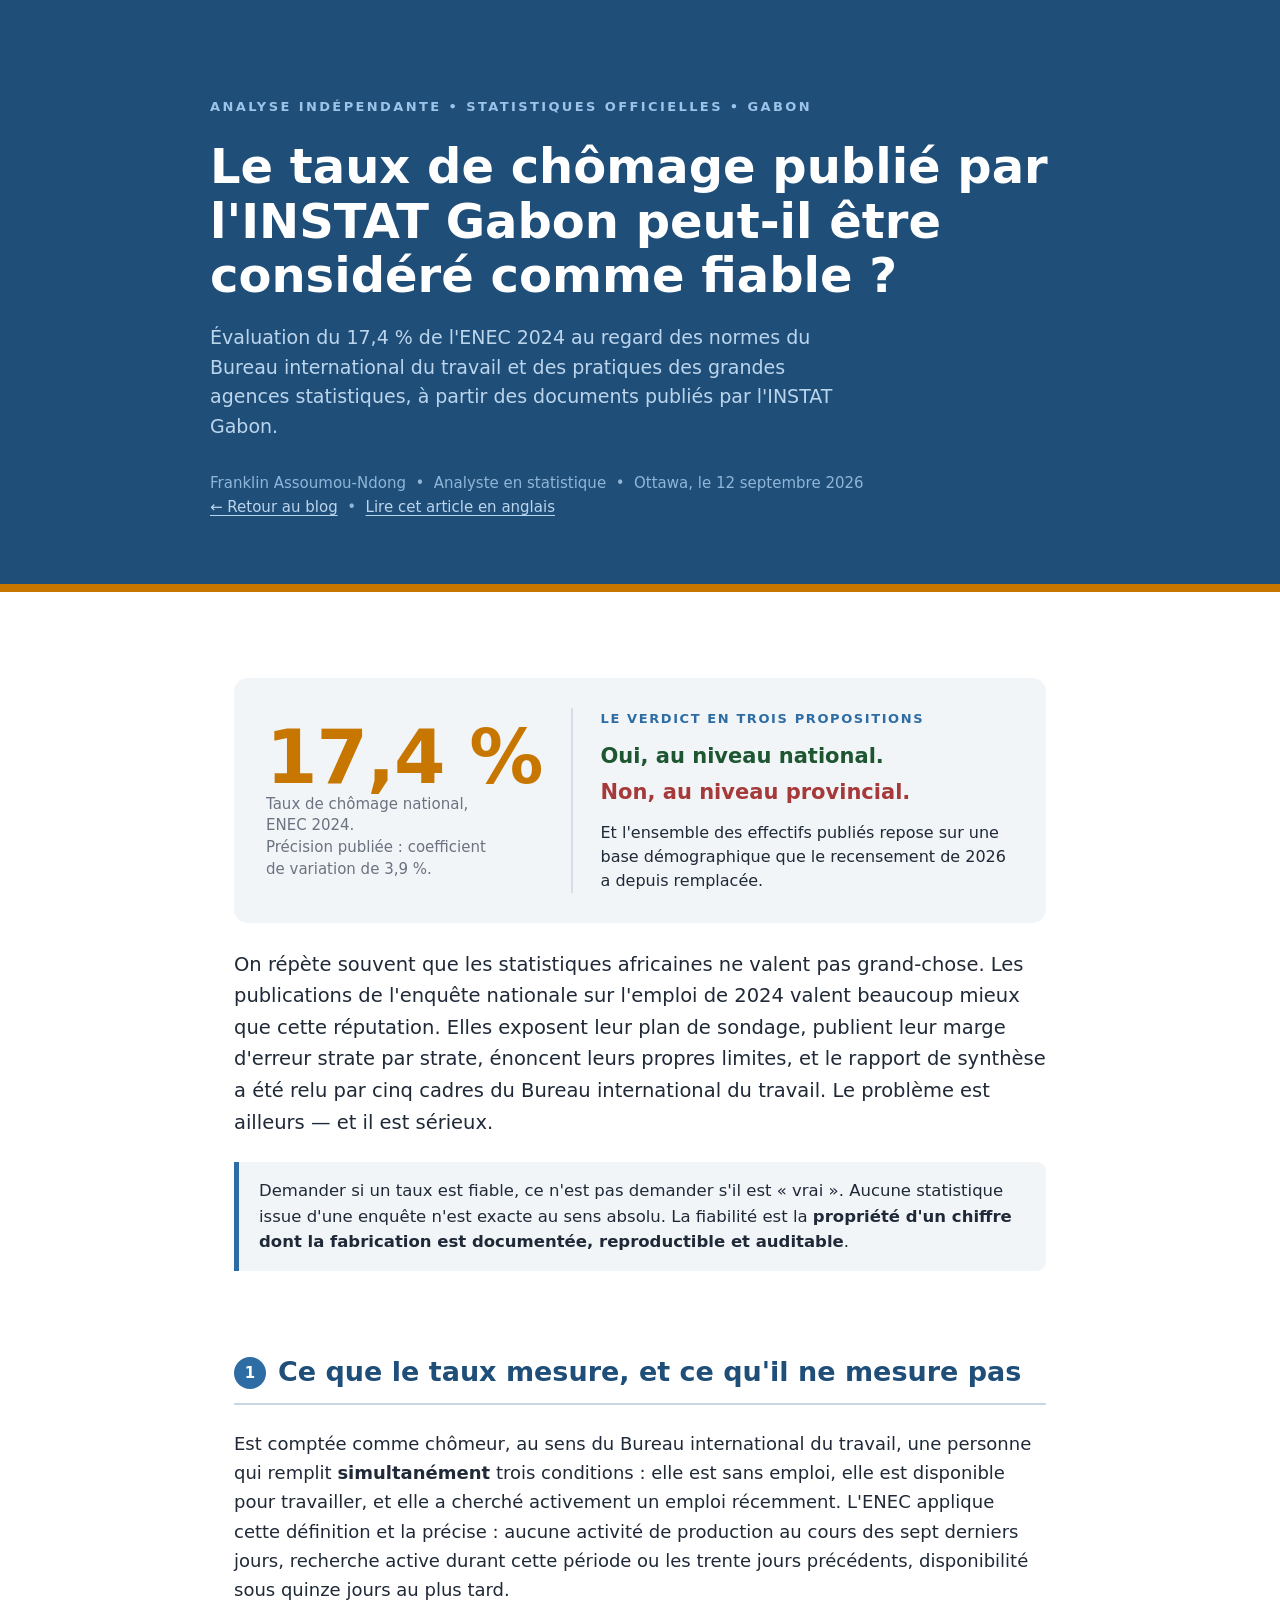
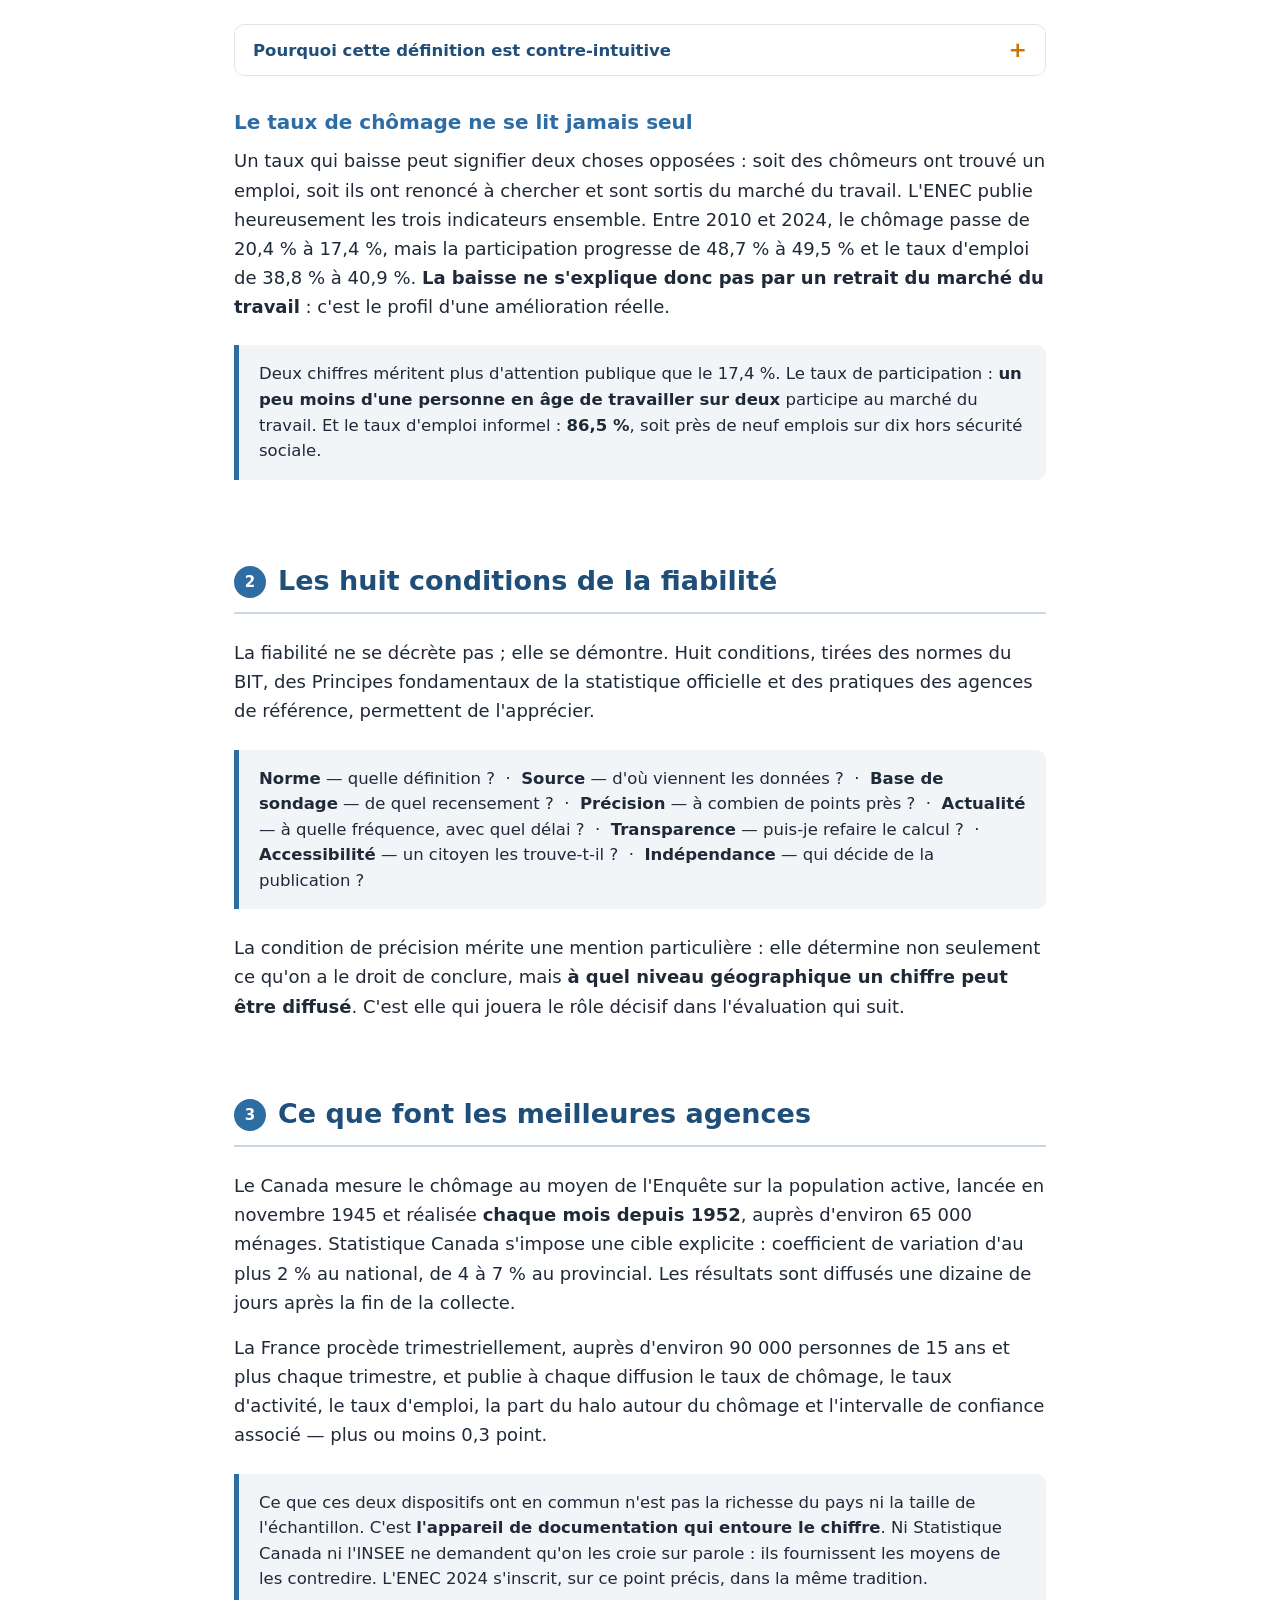
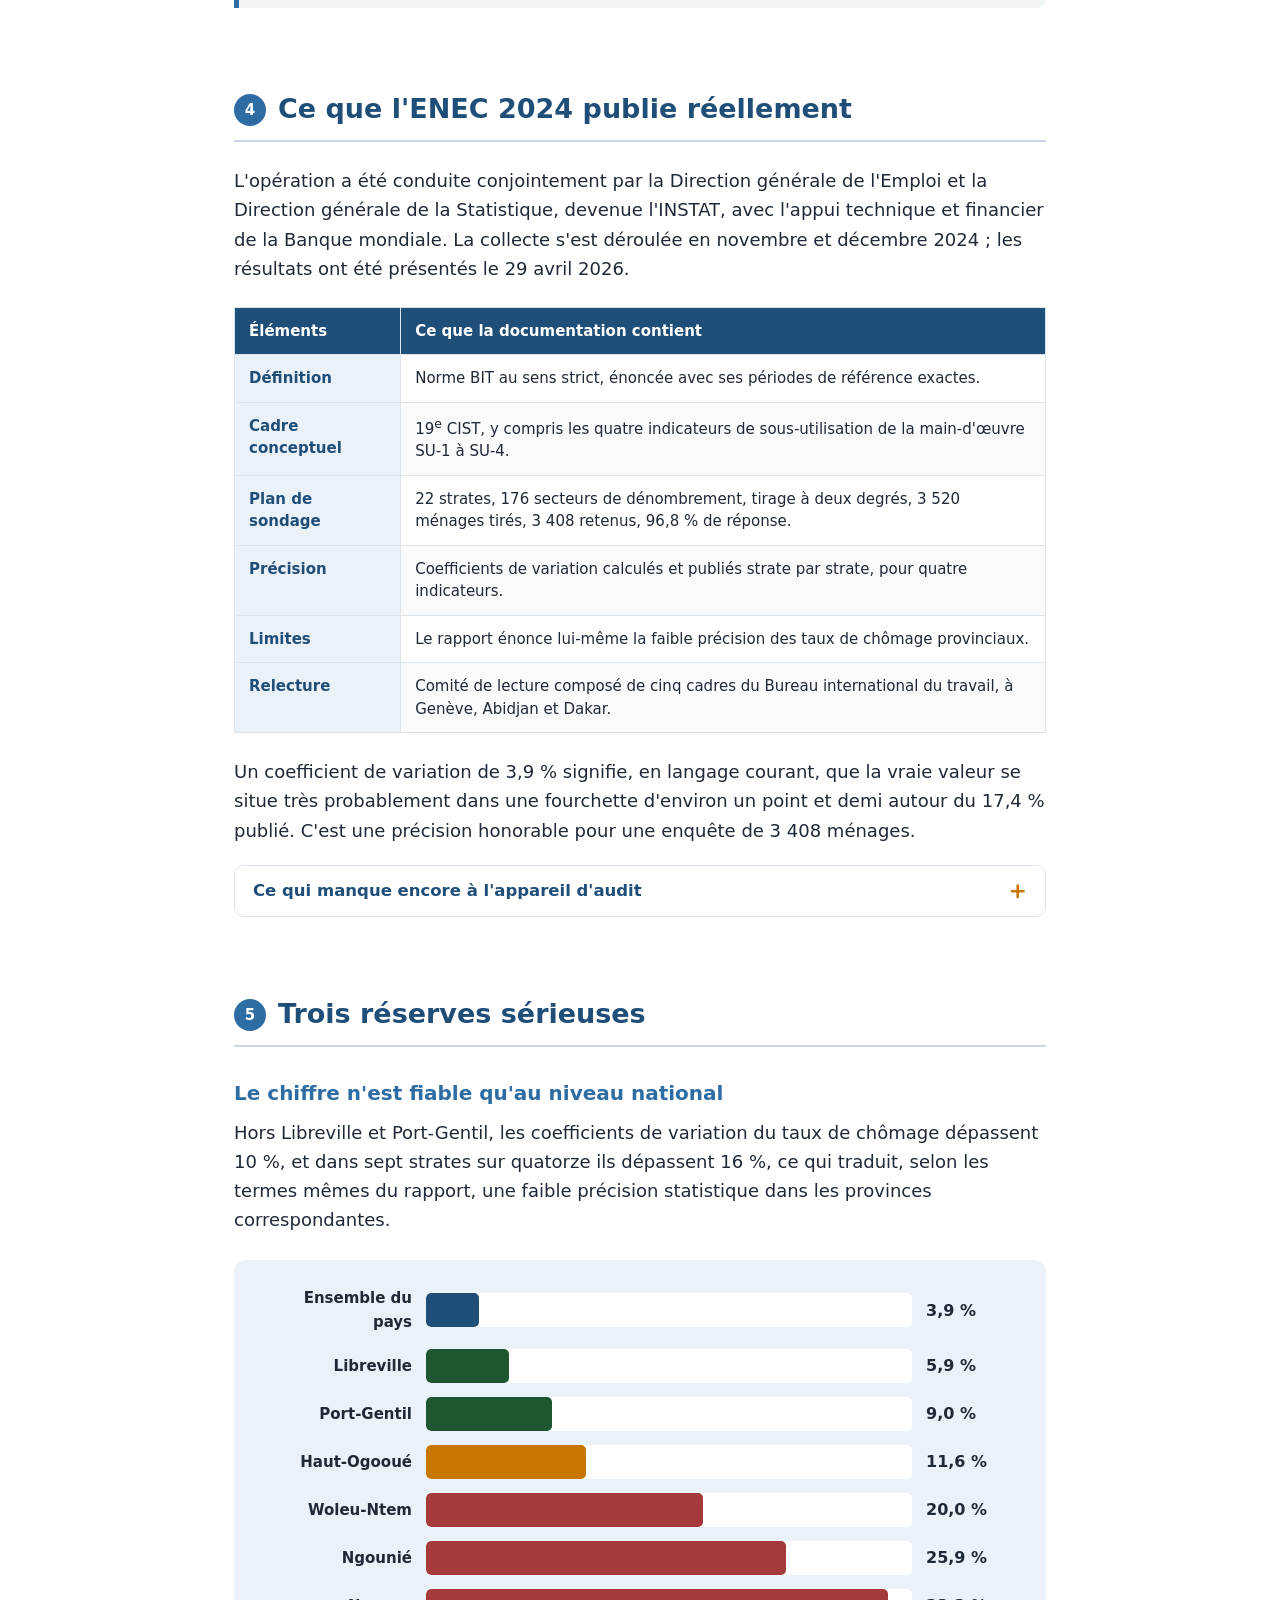
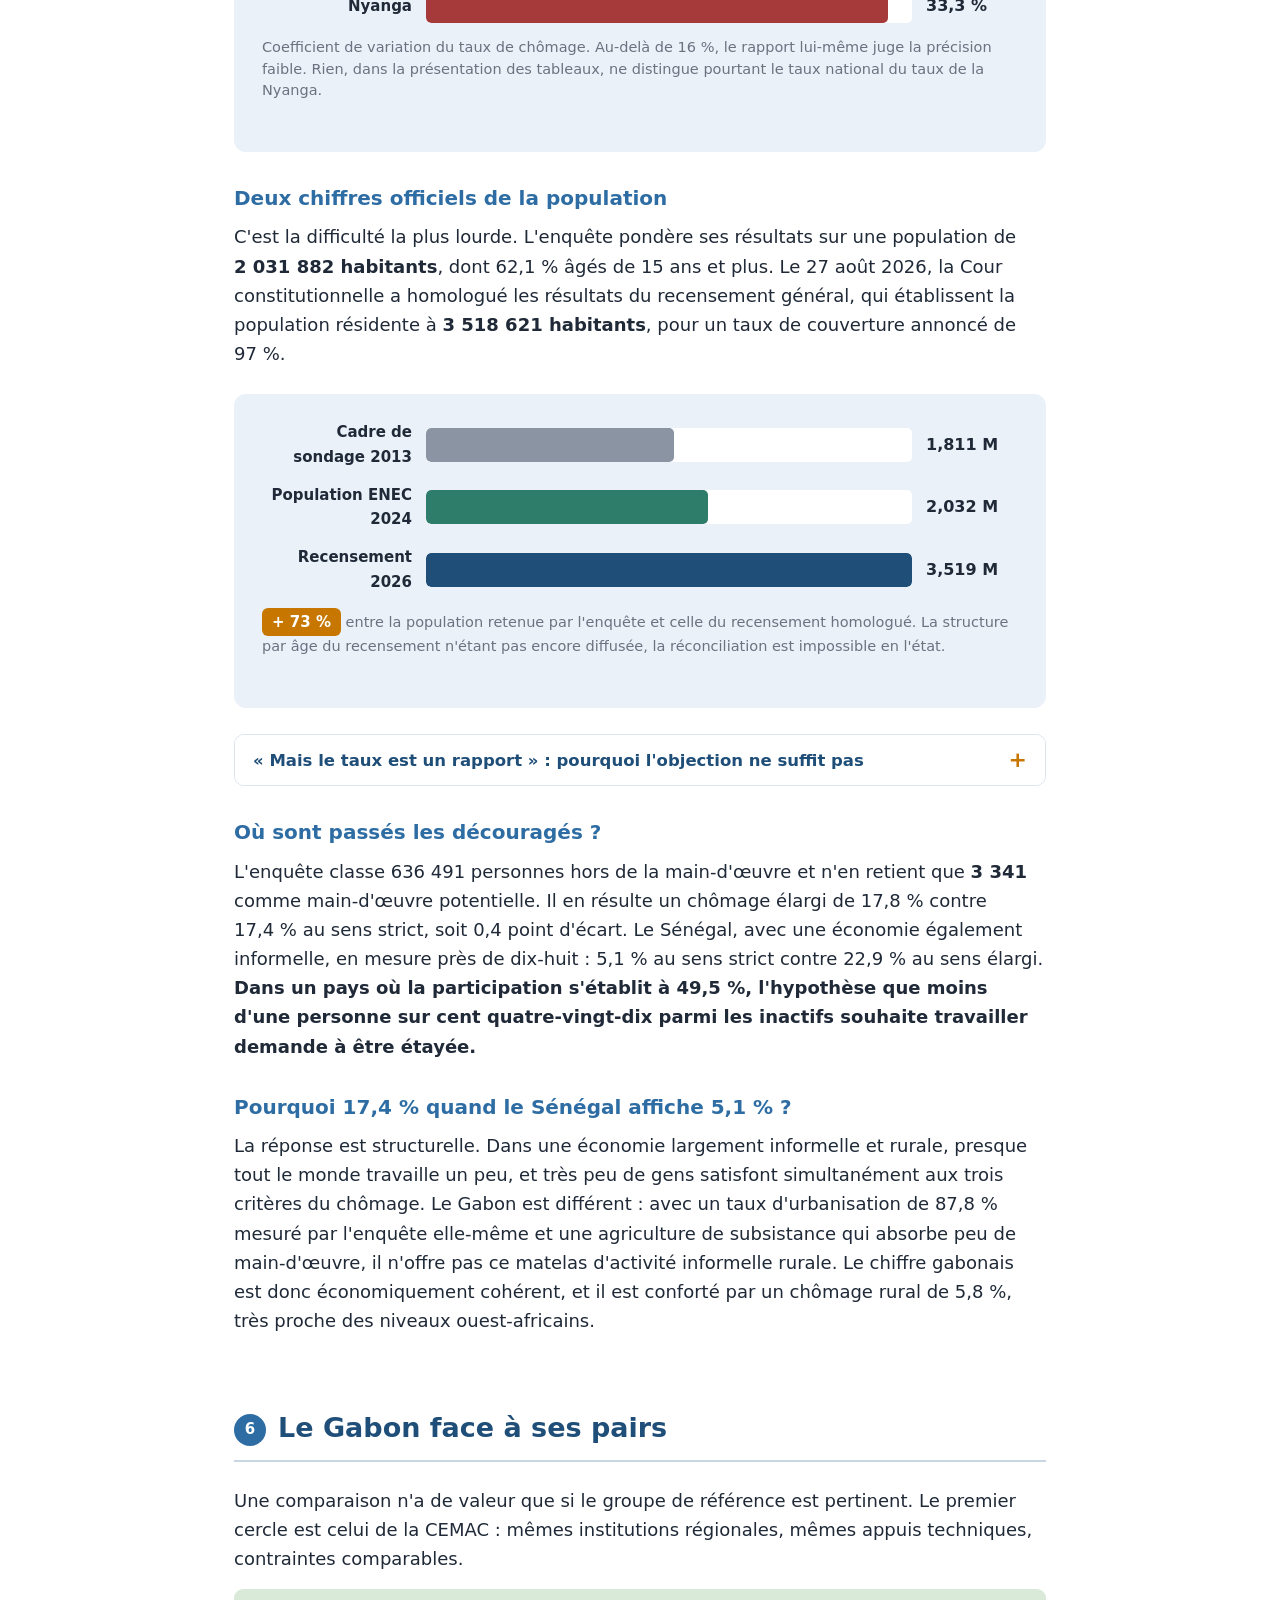
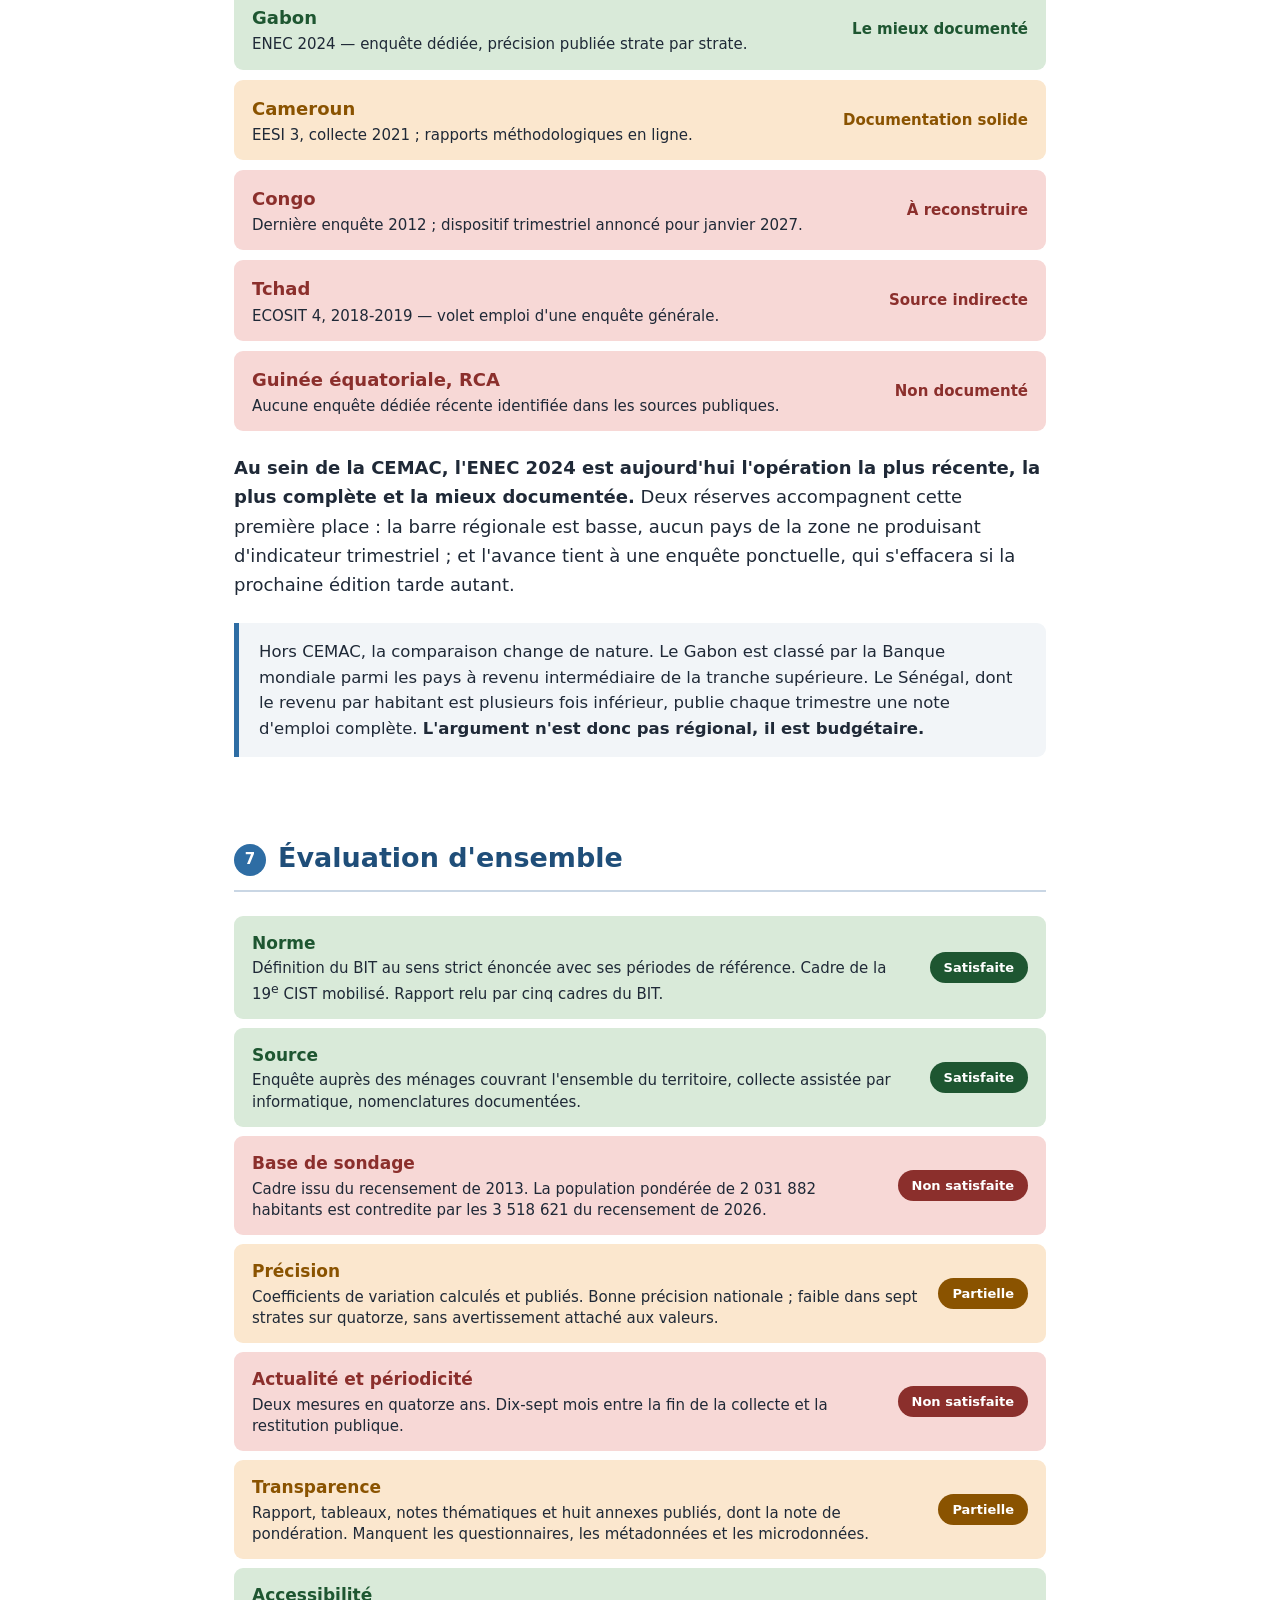
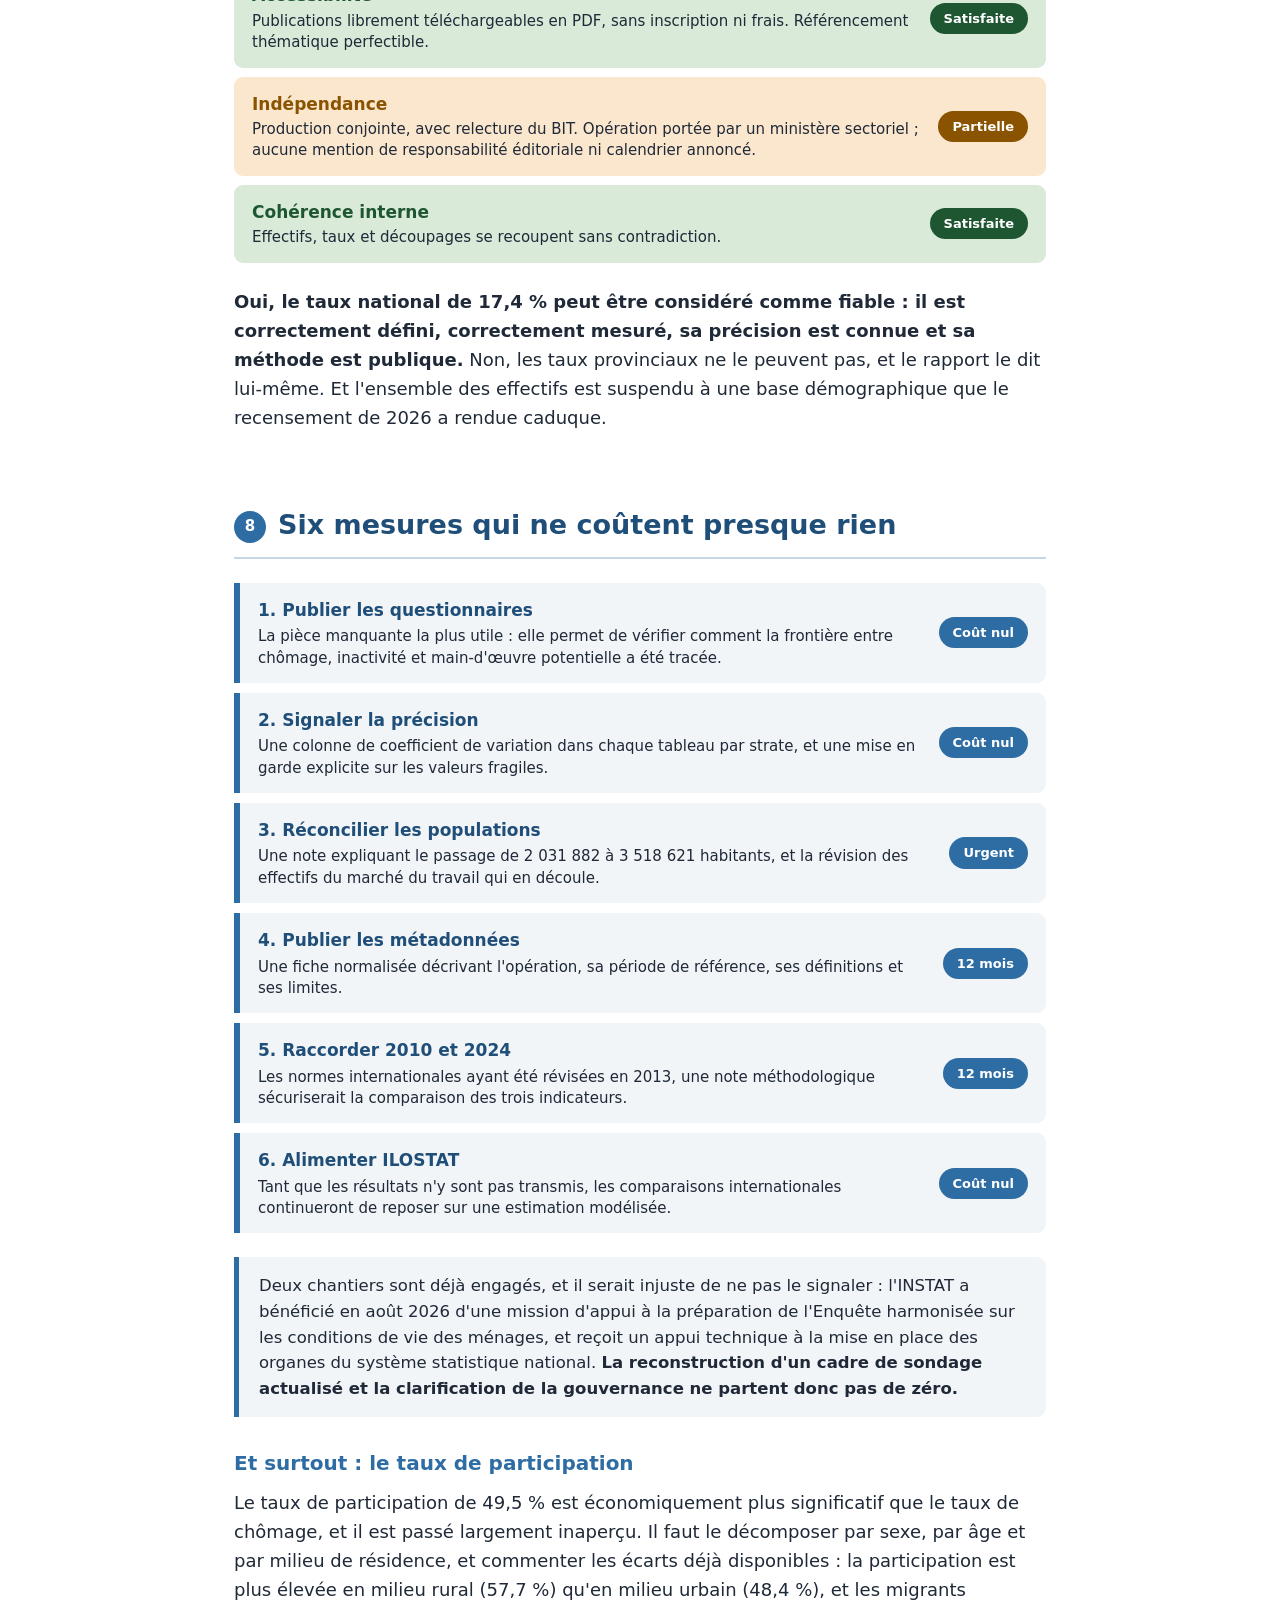
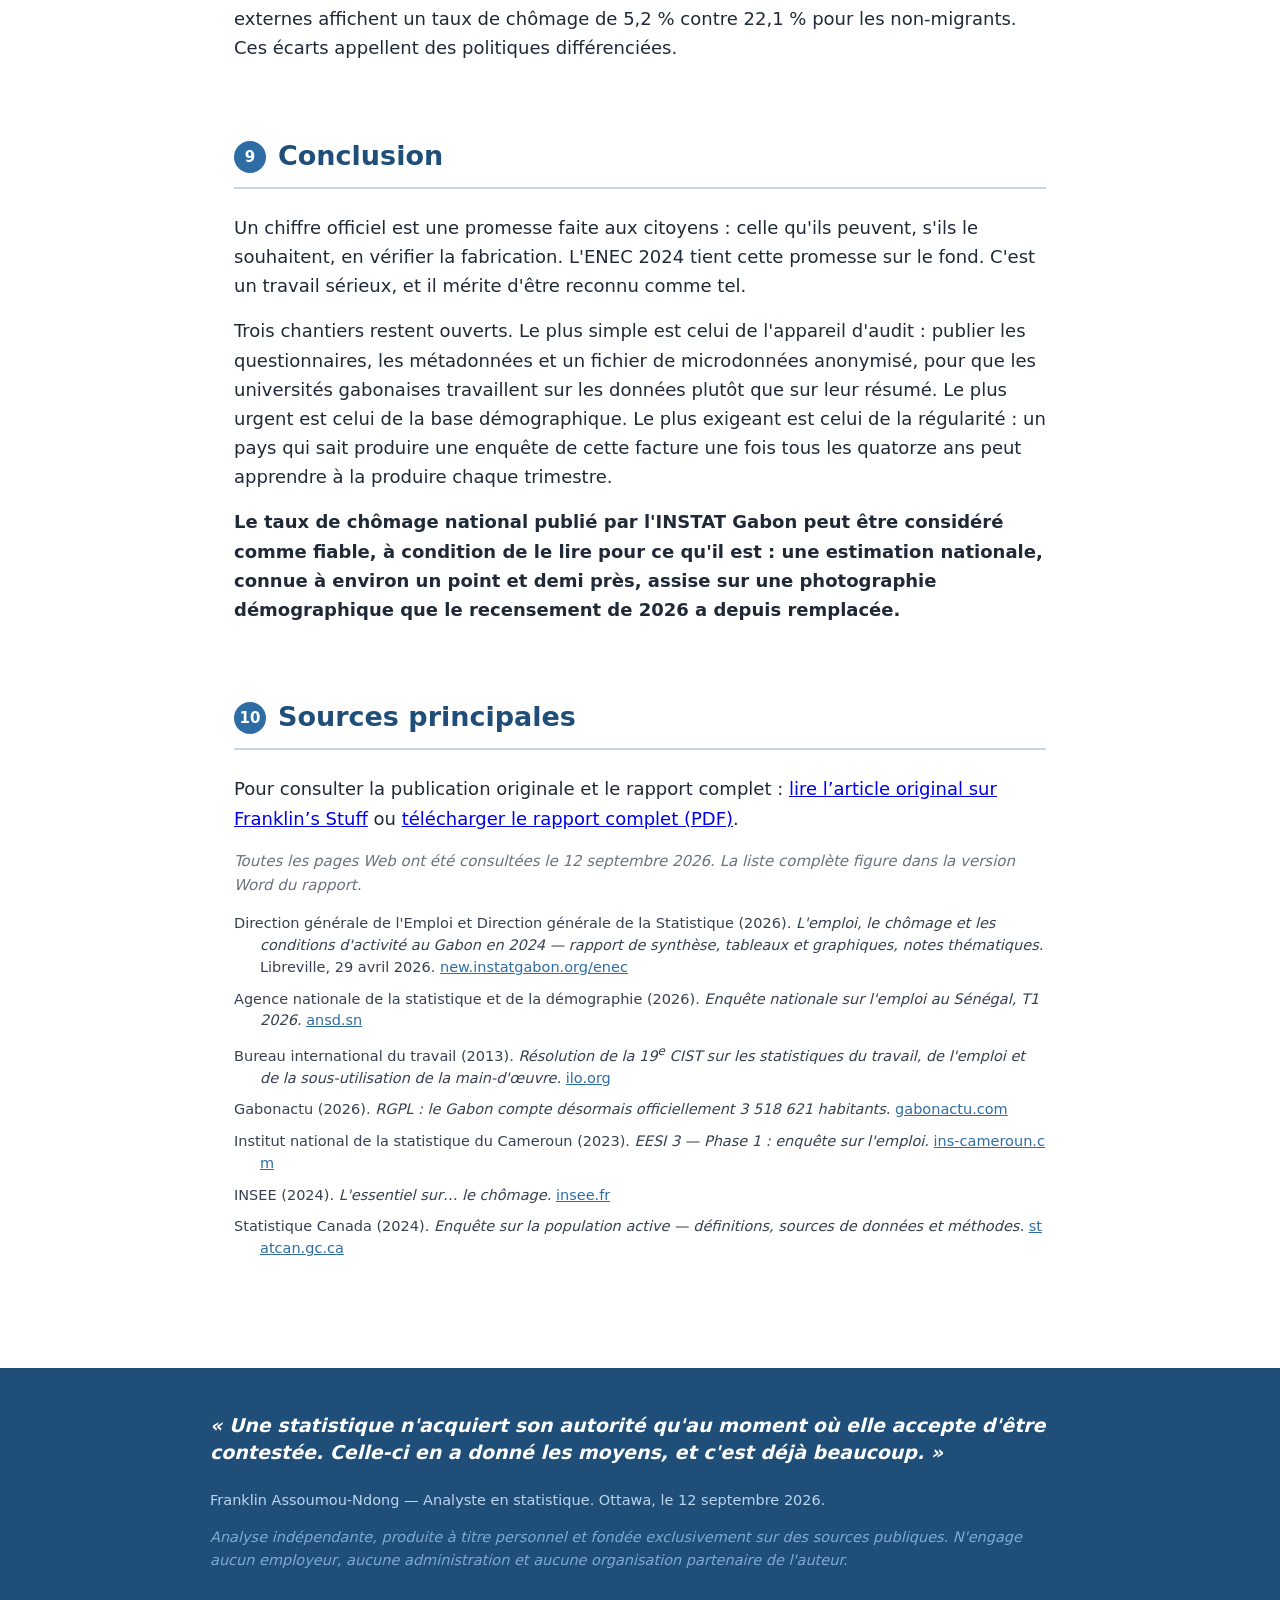
<file: article-chomage.html>
<!DOCTYPE html>
<html lang="fr-CA">
<head>
<meta charset="utf-8">
<meta name="viewport" content="width=device-width, initial-scale=1">
<title>Le taux de chômage publié par l'INSTAT Gabon est-il fiable ? — Le Blog d'Assoumou-Ndong</title>
<style>
:root{
  --bleu:#1F4E79; --bleu-c:#2E6DA4; --bleu-pale:#EAF1F8;
  --teal:#2E7D6B; --ambre:#C77700; --rouge:#A63A3A;
  --gris:#6B7280; --gris-pale:#F2F5F8; --noir:#1F2937;
  --vert-p:#D9EAD9; --vert-t:#1E5631;
  --ambr-p:#FBE7CE; --ambr-t:#8A5300;
  --roug-p:#F7D8D6; --roug-t:#8B2F2C;
  --max:860px;
}
*{box-sizing:border-box}
html{scroll-behavior:smooth}
body{
  margin:0; background:#fff; color:var(--noir);
  font-family:Calibri,Carlito,"Segoe UI",system-ui,sans-serif;
  font-size:18px; line-height:1.62; -webkit-font-smoothing:antialiased;
}
#progress{position:fixed;top:0;left:0;height:4px;width:0;background:var(--ambre);z-index:100;transition:width .1s linear}

/* ---------- nav ---------- */
nav{position:fixed;top:0;left:0;right:0;background:rgba(255,255,255,.94);
  backdrop-filter:blur(8px);border-bottom:1px solid #E2E8F0;z-index:90;
  transform:translateY(-110%);transition:transform .3s ease}
nav.on{transform:translateY(0)}
nav .in{max-width:var(--max);margin:0 auto;padding:10px 24px;display:flex;gap:18px;
  align-items:center;overflow-x:auto;white-space:nowrap}
nav a{color:var(--gris);text-decoration:none;font-size:14px;font-weight:600;letter-spacing:.2px}
nav a:hover{color:var(--bleu-c)}
nav .brand{color:var(--bleu);font-weight:700;font-size:14px;margin-right:auto}

/* ---------- hero ---------- */
header{background:var(--bleu);color:#fff;padding:96px 24px 64px;border-bottom:8px solid var(--ambre)}
header .in{max-width:var(--max);margin:0 auto}
.kicker{font-size:13px;letter-spacing:2.4px;font-weight:700;color:#9CC3E8;margin-bottom:22px}
header h1{font-size:clamp(30px,5.2vw,48px);line-height:1.14;margin:0 0 20px;font-weight:700}
header p.sub{font-size:19px;color:#BBD5EC;margin:0 0 30px;max-width:640px;line-height:1.55}
header .meta{font-size:15px;color:#8FB6D8}
header .meta a{color:#BBD5EC;text-decoration:underline;text-underline-offset:3px}
header .meta a:hover{color:#fff}

/* ---------- layout ---------- */
main{max-width:var(--max);margin:0 auto;padding:0 24px 90px}
section{padding:52px 0 8px;scroll-margin-top:64px}
h2{font-size:27px;color:var(--bleu);margin:0 0 6px;font-weight:700;line-height:1.25}
h2 .n{display:inline-flex;align-items:center;justify-content:center;width:32px;height:32px;
  border-radius:50%;background:var(--bleu-c);color:#fff;font-size:15px;margin-right:12px;vertical-align:3px}
h3{font-size:20px;color:var(--bleu-c);margin:30px 0 8px;font-weight:700}
.rule{height:2px;background:#C9D6E4;margin:14px 0 24px}
p{margin:0 0 16px}
.lead{font-size:19.5px}
strong{font-weight:700}
em{font-style:italic}

/* ---------- chiffre ---------- */
.hero-num{display:flex;flex-wrap:wrap;gap:28px;align-items:center;background:var(--gris-pale);
  border-radius:14px;padding:30px 32px;margin:34px 0 10px}
.hero-num .big{font-size:74px;font-weight:700;color:var(--ambre);line-height:1;letter-spacing:-1px}
.hero-num .cap{font-size:15px;color:var(--gris);max-width:230px;line-height:1.45}
.hero-num .verdict{flex:1;min-width:270px;border-left:2px solid #D5DDE6;padding-left:28px}
.hero-num .verdict .lbl{font-size:13px;letter-spacing:1.6px;font-weight:700;color:var(--bleu-c);margin-bottom:10px}
.hero-num .verdict .l1{font-size:21px;font-weight:700;margin-bottom:2px}
.hero-num .verdict .l2{font-size:21px;font-weight:700;color:var(--rouge);margin-bottom:12px}
.hero-num .verdict .l3{font-size:16px;color:var(--noir);line-height:1.5}

/* ---------- timeline ---------- */
.tl{display:grid;grid-template-columns:repeat(4,1fr);gap:0;margin:30px 0 10px;position:relative}
.tl::before{content:"";position:absolute;top:38px;left:8%;right:8%;height:3px;background:#C9D6E4}
.tl .st{text-align:center;padding:0 8px;position:relative}
.tl .dot{width:22px;height:22px;border-radius:50%;margin:26px auto 14px;border:4px solid #fff;
  position:relative;z-index:2;transform:scale(0);transition:transform .45s cubic-bezier(.34,1.56,.64,1)}
.on .tl .dot{transform:scale(1)}
.tl .st:nth-child(1) .dot{background:var(--bleu-c);transition-delay:.05s}
.tl .st:nth-child(2) .dot{background:var(--teal);transition-delay:.20s}
.tl .st:nth-child(3) .dot{background:var(--ambre);transition-delay:.35s}
.tl .st:nth-child(4) .dot{background:var(--rouge);transition-delay:.50s}
.tl .d{font-size:14px;font-weight:700;margin-bottom:0}
.tl .st:nth-child(1) .d{color:var(--bleu-c)} .tl .st:nth-child(2) .d{color:var(--teal)}
.tl .st:nth-child(3) .d{color:var(--ambre)} .tl .st:nth-child(4) .d{color:var(--rouge)}
.tl .t{font-size:14px;color:var(--noir);line-height:1.42}

/* ---------- grille verdicts ---------- */
.crit{border-radius:9px;padding:14px 18px;margin-bottom:9px;display:flex;gap:16px;
  align-items:center;transition:all .4s ease}
.crit .txt{flex:1;min-width:0}
.crit .nm{font-weight:700;font-size:17px;margin-bottom:1px}
.crit .de{font-size:15px;line-height:1.42}
.crit .tag{font-size:13px;font-weight:700;color:#fff;border-radius:16px;padding:5px 14px;white-space:nowrap}
.ok{background:var(--vert-p)} .ok .nm{color:var(--vert-t)} .ok .tag{background:var(--vert-t)}
.pa{background:var(--ambr-p)} .pa .nm{color:var(--ambr-t)} .pa .tag{background:var(--ambr-t)}
.no{background:var(--roug-p)} .no .nm{color:var(--roug-t)} .no .tag{background:var(--roug-t)}

/* ---------- barres ---------- */
.chart{background:var(--bleu-pale);border-radius:12px;padding:26px 28px;margin:26px 0}
.chart .row{display:flex;align-items:center;gap:14px;margin-bottom:14px}
.chart .lab{width:150px;font-size:15px;font-weight:700;text-align:right;flex-shrink:0}
.chart .track{flex:1;background:#fff;border-radius:5px;height:34px;overflow:hidden}
.chart .fill{height:100%;width:0;border-radius:5px;transition:width 1.1s cubic-bezier(.22,.9,.3,1)}
.chart .val{width:92px;font-size:16px;font-weight:700;flex-shrink:0}
.chart .note{font-size:14.5px;color:var(--gris);margin-top:12px;line-height:1.5}
.badge94{display:inline-block;background:var(--ambre);color:#fff;font-weight:700;
  border-radius:6px;padding:3px 10px;font-size:15px}

/* ---------- comparaison ---------- */
.pair{border-radius:9px;padding:14px 18px;margin-bottom:10px;display:flex;gap:16px;align-items:center;flex-wrap:wrap}
.pair .p1{flex:1;min-width:240px}
.pair .pn{font-weight:700;font-size:18px;margin-bottom:2px}
.pair .pd{font-size:15px;line-height:1.42}
.pair .pv{font-weight:700;font-size:15px}

/* ---------- encadrés ---------- */
.note{border-left:5px solid var(--bleu-c);background:var(--gris-pale);border-radius:0 9px 9px 0;
  padding:16px 20px;margin:24px 0;font-size:16.5px;line-height:1.55}
.good{border-left-color:var(--vert-t);background:var(--vert-p)}
.good b{color:var(--vert-t)}

/* ---------- recommandations ---------- */
.rec{background:var(--gris-pale);border-left:6px solid var(--bleu-c);border-radius:0 9px 9px 0;
  padding:14px 18px;margin-bottom:10px;display:flex;gap:16px;align-items:center;flex-wrap:wrap}
.rec .r1{flex:1;min-width:260px}
.rec .rt{font-weight:700;color:var(--bleu);font-size:17px;margin-bottom:2px}
.rec .rd{font-size:15px;line-height:1.42}
.rec .rh{background:var(--bleu-c);color:#fff;border-radius:16px;padding:5px 14px;font-size:13px;font-weight:700;white-space:nowrap}

/* ---------- toggle définitions ---------- */
.tog{border:1px solid #DCE4EC;border-radius:10px;margin:20px 0;overflow:hidden}
.tog button{width:100%;text-align:left;background:#fff;border:0;padding:14px 18px;
  font-family:inherit;font-size:16.5px;font-weight:700;color:var(--bleu);cursor:pointer;
  display:flex;justify-content:space-between;align-items:center;gap:12px}
.tog button:hover{background:var(--gris-pale)}
.tog .sign{color:var(--ambre);font-size:22px;line-height:1}
.tog .body{display:none;padding:0 18px 16px;font-size:16px;line-height:1.55;color:var(--noir)}
.tog.open .body{display:block}

/* ---------- refs ---------- */
.refs{font-size:14.5px;line-height:1.5;color:#374151}
.refs p{margin:0 0 10px;padding-left:26px;text-indent:-26px}
.refs a{color:var(--bleu-c);word-break:break-all}
.table-scroll{overflow-x:auto;margin:24px 0}
table{width:100%;border-collapse:collapse;font-size:15px;line-height:1.5}
th,td{padding:12px 14px;border:1px solid #DCE4EC;text-align:left;vertical-align:top}
thead th{background:var(--bleu);color:#fff;font-weight:700}
tbody th{background:var(--bleu-pale);color:var(--bleu);font-weight:700;min-width:150px}
tbody tr:nth-child(even) td{background:#F8FAFC}

footer{background:var(--bleu);color:#BBD5EC;padding:44px 24px;font-size:14.5px;line-height:1.6}
footer .in{max-width:var(--max);margin:0 auto}
footer .q{color:#fff;font-size:19px;font-style:italic;font-weight:700;margin-bottom:22px;line-height:1.45}
@media(max-width:640px){
  .tl{grid-template-columns:1fr 1fr;row-gap:22px}
  .tl::before{display:none}
  .chart .lab{width:100%;text-align:left}
  .chart .row{flex-wrap:wrap}
}
</style>
</head>
<body>
<div id="progress"></div>

<nav id="nav"><div class="in">
  <a class="brand" href="index.html?lang=fr">Le Blog d'Assoumou-Ndong</a>
  <a href="article-chomage-en.html" lang="en-CA">English</a>
  <a href="#definition">Définition</a>
  <a href="#fiabilite">Fiabilité</a>
  <a href="#agences">Agences</a>
  <a href="#enec">L'ENEC 2024</a>
  <a href="#reserves">Réserves</a>
  <a href="#cemac">CEMAC</a>
  <a href="#verdict">Verdict</a>
  <a href="#reco">Recommandations</a>
</div></nav>

<header><div class="in">
  <div class="kicker">ANALYSE INDÉPENDANTE • STATISTIQUES OFFICIELLES • GABON</div>
  <h1>Le taux de chômage publié par l'INSTAT Gabon peut-il être considéré comme fiable&nbsp;?</h1>
  <p class="sub">Évaluation du 17,4&nbsp;% de l'ENEC 2024 au regard des normes du Bureau international du travail et des pratiques des grandes agences statistiques, à partir des documents publiés par l'INSTAT Gabon.</p>
  <div class="meta">Franklin Assoumou-Ndong &nbsp;•&nbsp; Analyste en statistique &nbsp;•&nbsp; Ottawa, le 12 septembre 2026<br><a href="index.html?lang=fr#latest">← Retour au blog</a> &nbsp;•&nbsp; <a href="article-chomage-en.html" lang="en-CA">Lire cet article en anglais</a></div>
</div></header>

<main>

<section id="chiffre">
  <div class="hero-num reveal">
    <div>
      <div class="big" data-count="17,4 %">0</div>
      <div class="cap">Taux de chômage national, ENEC 2024.<br>Précision publiée&nbsp;: coefficient de variation de 3,9&nbsp;%.</div>
    </div>
    <div class="verdict">
      <div class="lbl">LE VERDICT EN TROIS PROPOSITIONS</div>
      <div class="l1" style="color:var(--vert-t)">Oui, au niveau national.</div>
      <div class="l2">Non, au niveau provincial.</div>
      <div class="l3">Et l'ensemble des effectifs publiés repose sur une base démographique que le recensement de 2026 a depuis remplacée.</div>
    </div>
  </div>
  <p class="lead" style="margin-top:26px">On répète souvent que les statistiques africaines ne valent pas grand-chose. Les publications de l'enquête nationale sur l'emploi de 2024 valent beaucoup mieux que cette réputation. Elles exposent leur plan de sondage, publient leur marge d'erreur strate par strate, énoncent leurs propres limites, et le rapport de synthèse a été relu par cinq cadres du Bureau international du travail. Le problème est ailleurs — et il est sérieux.</p>
  <div class="note">Demander si un taux est fiable, ce n'est pas demander s'il est «&nbsp;vrai&nbsp;». Aucune statistique issue d'une enquête n'est exacte au sens absolu. La fiabilité est la <b>propriété d'un chiffre dont la fabrication est documentée, reproductible et auditable</b>.</div>
</section>

<section id="definition">
  <h2><span class="n">1</span>Ce que le taux mesure, et ce qu'il ne mesure pas</h2>
  <div class="rule"></div>
  <p>Est comptée comme chômeur, au sens du Bureau international du travail, une personne qui remplit <strong>simultanément</strong> trois conditions&nbsp;: elle est sans emploi, elle est disponible pour travailler, et elle a cherché activement un emploi récemment. L'ENEC applique cette définition et la précise&nbsp;: aucune activité de production au cours des sept derniers jours, recherche active durant cette période ou les trente jours précédents, disponibilité sous quinze jours au plus tard.</p>

  <div class="tog"><button>Pourquoi cette définition est contre-intuitive <span class="sign">+</span></button>
    <div class="body">Un diplômé de Libreville qui a cessé de chercher parce qu'il n'y croit plus n'est <em>pas</em> un chômeur&nbsp;: il est classé parmi les inactifs. Un vendeur de rue qui travaille deux heures par jour n'est <em>pas</em> un chômeur&nbsp;: il est occupé. La réalité vécue du sous-emploi échappe donc largement à cet indicateur. Ce n'est pas un défaut de mesure, c'est une limite de définition.</div></div>

  <h3>Le taux de chômage ne se lit jamais seul</h3>
  <p>Un taux qui baisse peut signifier deux choses opposées&nbsp;: soit des chômeurs ont trouvé un emploi, soit ils ont renoncé à chercher et sont sortis du marché du travail. L'ENEC publie heureusement les trois indicateurs ensemble. Entre 2010 et 2024, le chômage passe de 20,4&nbsp;% à 17,4&nbsp;%, mais la participation progresse de 48,7&nbsp;% à 49,5&nbsp;% et le taux d'emploi de 38,8&nbsp;% à 40,9&nbsp;%. <strong>La baisse ne s'explique donc pas par un retrait du marché du travail</strong>&nbsp;: c'est le profil d'une amélioration réelle.</p>
  <div class="note">Deux chiffres méritent plus d'attention publique que le 17,4&nbsp;%. Le taux de participation&nbsp;: <b>un peu moins d'une personne en âge de travailler sur deux</b> participe au marché du travail. Et le taux d'emploi informel&nbsp;: <b>86,5&nbsp;%</b>, soit près de neuf emplois sur dix hors sécurité sociale.</div>
</section>

<section id="fiabilite">
  <h2><span class="n">2</span>Les huit conditions de la fiabilité</h2>
  <div class="rule"></div>
  <p>La fiabilité ne se décrète pas&nbsp;; elle se démontre. Huit conditions, tirées des normes du BIT, des Principes fondamentaux de la statistique officielle et des pratiques des agences de référence, permettent de l'apprécier.</p>
  <div class="note"><b>Norme</b> — quelle définition&nbsp;? &nbsp;·&nbsp; <b>Source</b> — d'où viennent les données&nbsp;? &nbsp;·&nbsp; <b>Base de sondage</b> — de quel recensement&nbsp;? &nbsp;·&nbsp; <b>Précision</b> — à combien de points près&nbsp;? &nbsp;·&nbsp; <b>Actualité</b> — à quelle fréquence, avec quel délai&nbsp;? &nbsp;·&nbsp; <b>Transparence</b> — puis-je refaire le calcul&nbsp;? &nbsp;·&nbsp; <b>Accessibilité</b> — un citoyen les trouve-t-il&nbsp;? &nbsp;·&nbsp; <b>Indépendance</b> — qui décide de la publication&nbsp;?</div>
  <p>La condition de précision mérite une mention particulière&nbsp;: elle détermine non seulement ce qu'on a le droit de conclure, mais <strong>à quel niveau géographique un chiffre peut être diffusé</strong>. C'est elle qui jouera le rôle décisif dans l'évaluation qui suit.</p>
</section>

<section id="agences">
  <h2><span class="n">3</span>Ce que font les meilleures agences</h2>
  <div class="rule"></div>
  <p>Le Canada mesure le chômage au moyen de l'Enquête sur la population active, lancée en novembre 1945 et réalisée <strong>chaque mois depuis 1952</strong>, auprès d'environ 65&nbsp;000 ménages. Statistique Canada s'impose une cible explicite&nbsp;: coefficient de variation d'au plus 2&nbsp;% au national, de 4 à 7&nbsp;% au provincial. Les résultats sont diffusés une dizaine de jours après la fin de la collecte.</p>
  <p>La France procède trimestriellement, auprès d'environ 90&nbsp;000 personnes de 15 ans et plus chaque trimestre, et publie à chaque diffusion le taux de chômage, le taux d'activité, le taux d'emploi, la part du halo autour du chômage et l'intervalle de confiance associé — plus ou moins 0,3 point.</p>
  <div class="note">Ce que ces deux dispositifs ont en commun n'est pas la richesse du pays ni la taille de l'échantillon. C'est <b>l'appareil de documentation qui entoure le chiffre</b>. Ni Statistique Canada ni l'INSEE ne demandent qu'on les croie sur parole&nbsp;: ils fournissent les moyens de les contredire. L'ENEC 2024 s'inscrit, sur ce point précis, dans la même tradition.</div>
</section>

<section id="enec">
  <h2><span class="n">4</span>Ce que l'ENEC 2024 publie réellement</h2>
  <div class="rule"></div>
  <p>L'opération a été conduite conjointement par la Direction générale de l'Emploi et la Direction générale de la Statistique, devenue l'INSTAT, avec l'appui technique et financier de la Banque mondiale. La collecte s'est déroulée en novembre et décembre 2024&nbsp;; les résultats ont été présentés le 29 avril 2026.</p>

  <div class="table-scroll">
    <table>
      <thead><tr><th scope="col">Éléments</th><th scope="col">Ce que la documentation contient</th></tr></thead>
      <tbody>
        <tr><th scope="row">Définition</th><td>Norme BIT au sens strict, énoncée avec ses périodes de référence exactes.</td></tr>
        <tr><th scope="row">Cadre conceptuel</th><td>19<sup>e</sup> CIST, y compris les quatre indicateurs de sous-utilisation de la main-d'œuvre SU-1 à SU-4.</td></tr>
        <tr><th scope="row">Plan de sondage</th><td>22 strates, 176 secteurs de dénombrement, tirage à deux degrés, 3&nbsp;520 ménages tirés, 3&nbsp;408 retenus, 96,8&nbsp;% de réponse.</td></tr>
        <tr><th scope="row">Précision</th><td>Coefficients de variation calculés et publiés strate par strate, pour quatre indicateurs.</td></tr>
        <tr><th scope="row">Limites</th><td>Le rapport énonce lui-même la faible précision des taux de chômage provinciaux.</td></tr>
        <tr><th scope="row">Relecture</th><td>Comité de lecture composé de cinq cadres du Bureau international du travail, à Genève, Abidjan et Dakar.</td></tr>
      </tbody>
    </table>
  </div>

  <p style="margin-top:22px">Un coefficient de variation de 3,9&nbsp;% signifie, en langage courant, que la vraie valeur se situe très probablement dans une fourchette d'environ un point et demi autour du 17,4&nbsp;% publié. C'est une précision honorable pour une enquête de 3&nbsp;408 ménages.</p>

  <div class="tog"><button>Ce qui manque encore à l'appareil d'audit <span class="sign">+</span></button>
    <div class="body">Quatre éléments manquent, et aucun n'empêche de lire les résultats&nbsp;; tous limitent la capacité d'un tiers à les auditer en profondeur. Les deux questionnaires ne sont pas publiés — or la formulation exacte des questions sur la recherche d'emploi et la disponibilité détermine le classement entre chômage, inactivité et main-d'œuvre potentielle. Il n'y a pas de fichier de microdonnées anonymisé, pas de fiche de métadonnées normalisée, et les résultats ne semblent pas encore repris par ILOSTAT.</div></div>
</section>

<section id="reserves">
  <h2><span class="n">5</span>Trois réserves sérieuses</h2>
  <div class="rule"></div>

  <h3>Le chiffre n'est fiable qu'au niveau national</h3>
  <p>Hors Libreville et Port-Gentil, les coefficients de variation du taux de chômage dépassent 10&nbsp;%, et dans sept strates sur quatorze ils dépassent 16&nbsp;%, ce qui traduit, selon les termes mêmes du rapport, une faible précision statistique dans les provinces correspondantes.</p>
  <div class="chart reveal">
    <div class="row"><div class="lab">Ensemble du pays</div><div class="track"><div class="fill" style="background:var(--bleu)" data-w="11"></div></div><div class="val">3,9 %</div></div>
    <div class="row"><div class="lab">Libreville</div><div class="track"><div class="fill" style="background:var(--vert-t)" data-w="17"></div></div><div class="val">5,9 %</div></div>
    <div class="row"><div class="lab">Port-Gentil</div><div class="track"><div class="fill" style="background:var(--vert-t)" data-w="26"></div></div><div class="val">9,0 %</div></div>
    <div class="row"><div class="lab">Haut-Ogooué</div><div class="track"><div class="fill" style="background:var(--ambre)" data-w="33"></div></div><div class="val">11,6 %</div></div>
    <div class="row"><div class="lab">Woleu-Ntem</div><div class="track"><div class="fill" style="background:var(--rouge)" data-w="57"></div></div><div class="val">20,0 %</div></div>
    <div class="row"><div class="lab">Ngounié</div><div class="track"><div class="fill" style="background:var(--rouge)" data-w="74"></div></div><div class="val">25,9 %</div></div>
    <div class="row"><div class="lab">Nyanga</div><div class="track"><div class="fill" style="background:var(--rouge)" data-w="95"></div></div><div class="val">33,3 %</div></div>
    <div class="note" style="border:0;background:none;padding:0;margin-top:14px">Coefficient de variation du taux de chômage. Au-delà de 16&nbsp;%, le rapport lui-même juge la précision faible. Rien, dans la présentation des tableaux, ne distingue pourtant le taux national du taux de la Nyanga.</div>
  </div>

  <h3>Deux chiffres officiels de la population</h3>
  <p>C'est la difficulté la plus lourde. L'enquête pondère ses résultats sur une population de <strong>2&nbsp;031&nbsp;882 habitants</strong>, dont 62,1&nbsp;% âgés de 15 ans et plus. Le 27 août 2026, la Cour constitutionnelle a homologué les résultats du recensement général, qui établissent la population résidente à <strong>3&nbsp;518&nbsp;621 habitants</strong>, pour un taux de couverture annoncé de 97&nbsp;%.</p>
  <div class="chart reveal">
    <div class="row"><div class="lab">Cadre de sondage 2013</div><div class="track"><div class="fill" style="background:#8A94A3" data-w="51"></div></div><div class="val">1,811 M</div></div>
    <div class="row"><div class="lab">Population ENEC 2024</div><div class="track"><div class="fill" style="background:var(--teal)" data-w="58"></div></div><div class="val">2,032 M</div></div>
    <div class="row"><div class="lab">Recensement 2026</div><div class="track"><div class="fill" style="background:var(--bleu)" data-w="100"></div></div><div class="val">3,519 M</div></div>
    <div class="note" style="border:0;background:none;padding:0;margin-top:14px"><span class="badge94">+ 73 %</span> entre la population retenue par l'enquête et celle du recensement homologué. La structure par âge du recensement n'étant pas encore diffusée, la réconciliation est impossible en l'état.</div>
  </div>
  <div class="tog"><button>«&nbsp;Mais le taux est un rapport&nbsp;»&nbsp;: pourquoi l'objection ne suffit pas <span class="sign">+</span></button>
    <div class="body">L'objection est juste pour le taux. Elle ne l'est pas pour les effectifs&nbsp;: si la population réelle approche 3,5 millions, le nombre de chômeurs n'est pas de 108&nbsp;733 mais sensiblement plus élevé, et toutes les cibles chiffrées des politiques publiques bâties sur ces effectifs sont à refaire. Elle ne vaut pas davantage pour la couverture&nbsp;: une base de sondage de 2013 ne contient pas les zones d'habitation créées depuis, et représente mal une population dont un tiers est aujourd'hui étrangère — précisément le groupe dont l'enquête montre qu'il se comporte différemment, avec un taux de chômage de 5,2&nbsp;% contre 22,1&nbsp;% pour les non-migrants.</div></div>

  <h3>Où sont passés les découragés&nbsp;?</h3>
  <p>L'enquête classe 636&nbsp;491 personnes hors de la main-d'œuvre et n'en retient que <strong>3&nbsp;341</strong> comme main-d'œuvre potentielle. Il en résulte un chômage élargi de 17,8&nbsp;% contre 17,4&nbsp;% au sens strict, soit 0,4 point d'écart. Le Sénégal, avec une économie également informelle, en mesure près de dix-huit&nbsp;: 5,1&nbsp;% au sens strict contre 22,9&nbsp;% au sens élargi. <strong>Dans un pays où la participation s'établit à 49,5&nbsp;%, l'hypothèse que moins d'une personne sur cent quatre-vingt-dix parmi les inactifs souhaite travailler demande à être étayée.</strong></p>

  <h3>Pourquoi 17,4&nbsp;% quand le Sénégal affiche 5,1&nbsp;%&nbsp;?</h3>
  <p>La réponse est structurelle. Dans une économie largement informelle et rurale, presque tout le monde travaille un peu, et très peu de gens satisfont simultanément aux trois critères du chômage. Le Gabon est différent&nbsp;: avec un taux d'urbanisation de 87,8&nbsp;% mesuré par l'enquête elle-même et une agriculture de subsistance qui absorbe peu de main-d'œuvre, il n'offre pas ce matelas d'activité informelle rurale. Le chiffre gabonais est donc économiquement cohérent, et il est conforté par un chômage rural de 5,8&nbsp;%, très proche des niveaux ouest-africains.</p>
</section>

<section id="cemac">
  <h2><span class="n">6</span>Le Gabon face à ses pairs</h2>
  <div class="rule"></div>
  <p>Une comparaison n'a de valeur que si le groupe de référence est pertinent. Le premier cercle est celui de la CEMAC&nbsp;: mêmes institutions régionales, mêmes appuis techniques, contraintes comparables.</p>
  <div class="pair ok reveal"><div class="p1"><div class="pn" style="color:var(--vert-t)">Gabon</div><div class="pd">ENEC 2024 — enquête dédiée, précision publiée strate par strate.</div></div><div class="pv" style="color:var(--vert-t)">Le mieux documenté</div></div>
  <div class="pair pa reveal"><div class="p1"><div class="pn" style="color:var(--ambr-t)">Cameroun</div><div class="pd">EESI 3, collecte 2021&nbsp;; rapports méthodologiques en ligne.</div></div><div class="pv" style="color:var(--ambr-t)">Documentation solide</div></div>
  <div class="pair no reveal"><div class="p1"><div class="pn" style="color:var(--roug-t)">Congo</div><div class="pd">Dernière enquête 2012&nbsp;; dispositif trimestriel annoncé pour janvier 2027.</div></div><div class="pv" style="color:var(--roug-t)">À reconstruire</div></div>
  <div class="pair no reveal"><div class="p1"><div class="pn" style="color:var(--roug-t)">Tchad</div><div class="pd">ECOSIT 4, 2018-2019 — volet emploi d'une enquête générale.</div></div><div class="pv" style="color:var(--roug-t)">Source indirecte</div></div>
  <div class="pair no reveal"><div class="p1"><div class="pn" style="color:var(--roug-t)">Guinée équatoriale, RCA</div><div class="pd">Aucune enquête dédiée récente identifiée dans les sources publiques.</div></div><div class="pv" style="color:var(--roug-t)">Non documenté</div></div>

  <p style="margin-top:22px"><strong>Au sein de la CEMAC, l'ENEC 2024 est aujourd'hui l'opération la plus récente, la plus complète et la mieux documentée.</strong> Deux réserves accompagnent cette première place&nbsp;: la barre régionale est basse, aucun pays de la zone ne produisant d'indicateur trimestriel&nbsp;; et l'avance tient à une enquête ponctuelle, qui s'effacera si la prochaine édition tarde autant.</p>
  <div class="note">Hors CEMAC, la comparaison change de nature. Le Gabon est classé par la Banque mondiale parmi les pays à revenu intermédiaire de la tranche supérieure. Le Sénégal, dont le revenu par habitant est plusieurs fois inférieur, publie chaque trimestre une note d'emploi complète. <b>L'argument n'est donc pas régional, il est budgétaire.</b></div>
</section>

<section id="verdict">
  <h2><span class="n">7</span>Évaluation d'ensemble</h2>
  <div class="rule"></div>
  <div class="crit ok reveal"><div class="txt"><div class="nm">Norme</div><div class="de">Définition du BIT au sens strict énoncée avec ses périodes de référence. Cadre de la 19<sup>e</sup> CIST mobilisé. Rapport relu par cinq cadres du BIT.</div></div><div class="tag">Satisfaite</div></div>
  <div class="crit ok reveal"><div class="txt"><div class="nm">Source</div><div class="de">Enquête auprès des ménages couvrant l'ensemble du territoire, collecte assistée par informatique, nomenclatures documentées.</div></div><div class="tag">Satisfaite</div></div>
  <div class="crit no reveal"><div class="txt"><div class="nm">Base de sondage</div><div class="de">Cadre issu du recensement de 2013. La population pondérée de 2&nbsp;031&nbsp;882 habitants est contredite par les 3&nbsp;518&nbsp;621 du recensement de 2026.</div></div><div class="tag">Non satisfaite</div></div>
  <div class="crit pa reveal"><div class="txt"><div class="nm">Précision</div><div class="de">Coefficients de variation calculés et publiés. Bonne précision nationale&nbsp;; faible dans sept strates sur quatorze, sans avertissement attaché aux valeurs.</div></div><div class="tag">Partielle</div></div>
  <div class="crit no reveal"><div class="txt"><div class="nm">Actualité et périodicité</div><div class="de">Deux mesures en quatorze ans. Dix-sept mois entre la fin de la collecte et la restitution publique.</div></div><div class="tag">Non satisfaite</div></div>
  <div class="crit pa reveal"><div class="txt"><div class="nm">Transparence</div><div class="de">Rapport, tableaux, notes thématiques et huit annexes publiés, dont la note de pondération. Manquent les questionnaires, les métadonnées et les microdonnées.</div></div><div class="tag">Partielle</div></div>
  <div class="crit ok reveal"><div class="txt"><div class="nm">Accessibilité</div><div class="de">Publications librement téléchargeables en PDF, sans inscription ni frais. Référencement thématique perfectible.</div></div><div class="tag">Satisfaite</div></div>
  <div class="crit pa reveal"><div class="txt"><div class="nm">Indépendance</div><div class="de">Production conjointe, avec relecture du BIT. Opération portée par un ministère sectoriel&nbsp;; aucune mention de responsabilité éditoriale ni calendrier annoncé.</div></div><div class="tag">Partielle</div></div>
  <div class="crit ok reveal"><div class="txt"><div class="nm">Cohérence interne</div><div class="de">Effectifs, taux et découpages se recoupent sans contradiction.</div></div><div class="tag">Satisfaite</div></div>

  <p style="margin-top:24px"><strong>Oui, le taux national de 17,4&nbsp;% peut être considéré comme fiable&nbsp;: il est correctement défini, correctement mesuré, sa précision est connue et sa méthode est publique.</strong> Non, les taux provinciaux ne le peuvent pas, et le rapport le dit lui-même. Et l'ensemble des effectifs est suspendu à une base démographique que le recensement de 2026 a rendue caduque.</p>
</section>

<section id="reco">
  <h2><span class="n">8</span>Six mesures qui ne coûtent presque rien</h2>
  <div class="rule"></div>
  <div class="rec reveal"><div class="r1"><div class="rt">1. Publier les questionnaires</div><div class="rd">La pièce manquante la plus utile&nbsp;: elle permet de vérifier comment la frontière entre chômage, inactivité et main-d'œuvre potentielle a été tracée.</div></div><div class="rh">Coût nul</div></div>
  <div class="rec reveal"><div class="r1"><div class="rt">2. Signaler la précision</div><div class="rd">Une colonne de coefficient de variation dans chaque tableau par strate, et une mise en garde explicite sur les valeurs fragiles.</div></div><div class="rh">Coût nul</div></div>
  <div class="rec reveal"><div class="r1"><div class="rt">3. Réconcilier les populations</div><div class="rd">Une note expliquant le passage de 2&nbsp;031&nbsp;882 à 3&nbsp;518&nbsp;621 habitants, et la révision des effectifs du marché du travail qui en découle.</div></div><div class="rh">Urgent</div></div>
  <div class="rec reveal"><div class="r1"><div class="rt">4. Publier les métadonnées</div><div class="rd">Une fiche normalisée décrivant l'opération, sa période de référence, ses définitions et ses limites.</div></div><div class="rh">12 mois</div></div>
  <div class="rec reveal"><div class="r1"><div class="rt">5. Raccorder 2010 et 2024</div><div class="rd">Les normes internationales ayant été révisées en 2013, une note méthodologique sécuriserait la comparaison des trois indicateurs.</div></div><div class="rh">12 mois</div></div>
  <div class="rec reveal"><div class="r1"><div class="rt">6. Alimenter ILOSTAT</div><div class="rd">Tant que les résultats n'y sont pas transmis, les comparaisons internationales continueront de reposer sur une estimation modélisée.</div></div><div class="rh">Coût nul</div></div>

  <div class="note">Deux chantiers sont déjà engagés, et il serait injuste de ne pas le signaler&nbsp;: l'INSTAT a bénéficié en août 2026 d'une mission d'appui à la préparation de l'Enquête harmonisée sur les conditions de vie des ménages, et reçoit un appui technique à la mise en place des organes du système statistique national. <b>La reconstruction d'un cadre de sondage actualisé et la clarification de la gouvernance ne partent donc pas de zéro.</b></div>

  <h3>Et surtout&nbsp;: le taux de participation</h3>
  <p>Le taux de participation de 49,5&nbsp;% est économiquement plus significatif que le taux de chômage, et il est passé largement inaperçu. Il faut le décomposer par sexe, par âge et par milieu de résidence, et commenter les écarts déjà disponibles&nbsp;: la participation est plus élevée en milieu rural (57,7&nbsp;%) qu'en milieu urbain (48,4&nbsp;%), et les migrants externes affichent un taux de chômage de 5,2&nbsp;% contre 22,1&nbsp;% pour les non-migrants. Ces écarts appellent des politiques différenciées.</p>
</section>

<section id="conclusion">
  <h2><span class="n">9</span>Conclusion</h2>
  <div class="rule"></div>
  <p>Un chiffre officiel est une promesse faite aux citoyens&nbsp;: celle qu'ils peuvent, s'ils le souhaitent, en vérifier la fabrication. L'ENEC 2024 tient cette promesse sur le fond. C'est un travail sérieux, et il mérite d'être reconnu comme tel.</p>
  <p>Trois chantiers restent ouverts. Le plus simple est celui de l'appareil d'audit&nbsp;: publier les questionnaires, les métadonnées et un fichier de microdonnées anonymisé, pour que les universités gabonaises travaillent sur les données plutôt que sur leur résumé. Le plus urgent est celui de la base démographique. Le plus exigeant est celui de la régularité&nbsp;: un pays qui sait produire une enquête de cette facture une fois tous les quatorze ans peut apprendre à la produire chaque trimestre.</p>
  <p><strong>Le taux de chômage national publié par l'INSTAT Gabon peut être considéré comme fiable, à condition de le lire pour ce qu'il est&nbsp;: une estimation nationale, connue à environ un point et demi près, assise sur une photographie démographique que le recensement de 2026 a depuis remplacée.</strong></p>
</section>

<section id="sources">
  <h2><span class="n">10</span>Sources principales</h2>
  <div class="rule"></div>
  <p>Pour consulter la publication originale et le rapport complet&nbsp;: <a href="https://franklinstuff.blogspot.com/2026/09/taux-de-chomage-instat-gabon-fiable.html" target="_blank" rel="noopener noreferrer">lire l’article original sur Franklin’s Stuff</a> ou <a href="https://drive.google.com/uc?export=download&amp;id=1PQE8QEuQMrNuRwGH_sDGL1WvGpYY3PRj" target="_blank" rel="noopener noreferrer">télécharger le rapport complet (PDF)</a>.</p>
  <p style="font-size:15px;color:var(--gris);font-style:italic">Toutes les pages Web ont été consultées le 12 septembre 2026. La liste complète figure dans la version Word du rapport.</p>
  <div class="refs">
    <p>Direction générale de l'Emploi et Direction générale de la Statistique (2026). <em>L'emploi, le chômage et les conditions d'activité au Gabon en 2024 — rapport de synthèse, tableaux et graphiques, notes thématiques.</em> Libreville, 29 avril 2026. <a href="https://new.instatgabon.org/enec/">new.instatgabon.org/enec</a></p>
    <p>Agence nationale de la statistique et de la démographie (2026). <em>Enquête nationale sur l'emploi au Sénégal, T1 2026.</em> <a href="https://www.ansd.sn/Indicateur/enquete-emploi">ansd.sn</a></p>
    <p>Bureau international du travail (2013). <em>Résolution de la 19<sup>e</sup> CIST sur les statistiques du travail, de l'emploi et de la sous-utilisation de la main-d'œuvre.</em> <a href="https://www.ilo.org/fr/media/209356/download">ilo.org</a></p>
    <p>Gabonactu (2026). <em>RGPL&nbsp;: le Gabon compte désormais officiellement 3 518 621 habitants.</em> <a href="https://gabonactu.com/blog/2026/08/27/rgpl-le-gabon-compte-desormais-officiellement-3-518-621-habitants/">gabonactu.com</a></p>
    <p>Institut national de la statistique du Cameroun (2023). <em>EESI 3 — Phase 1&nbsp;: enquête sur l'emploi.</em> <a href="https://ins-cameroun.cm/statistique/eesi3-phase-1-enquete-sur-lemploi-rapport-principal/">ins-cameroun.cm</a></p>
    <p>INSEE (2024). <em>L'essentiel sur… le chômage.</em> <a href="https://www.insee.fr/fr/statistiques/4805248">insee.fr</a></p>
    <p>Statistique Canada (2024). <em>Enquête sur la population active — définitions, sources de données et méthodes.</em> <a href="https://www23.statcan.gc.ca/imdb/p2SV_f.pl?Function=getSurvey&amp;SDDS=3701">statcan.gc.ca</a></p>
  </div>
</section>

</main>

<footer><div class="in">
  <div class="q">«&nbsp;Une statistique n'acquiert son autorité qu'au moment où elle accepte d'être contestée. Celle-ci en a donné les moyens, et c'est déjà beaucoup.&nbsp;»</div>
  <div>Franklin Assoumou-Ndong — Analyste en statistique. Ottawa, le 12 septembre 2026.</div>
  <div style="margin-top:14px;font-style:italic;color:#7FAAD0">Analyse indépendante, produite à titre personnel et fondée exclusivement sur des sources publiques. N'engage aucun employeur, aucune administration et aucune organisation partenaire de l'auteur.</div>
</div></footer>

<script>
(function(){
  var bar=document.getElementById('progress'), nav=document.getElementById('nav');
  function onScroll(){
    var h=document.documentElement.scrollHeight-window.innerHeight;
    bar.style.width=(h>0?(window.scrollY/h*100):0)+'%';
    nav.classList.toggle('on', window.scrollY>420);
  }
  window.addEventListener('scroll',onScroll,{passive:true}); onScroll();

  var io=new IntersectionObserver(function(es){
    es.forEach(function(e){
      if(!e.isIntersecting) return;
      var el=e.target; el.classList.add('on');
      el.querySelectorAll('.fill').forEach(function(f,i){
        setTimeout(function(){ f.style.width=f.dataset.w+'%'; }, 90*i);
      });
      var c=el.querySelector('[data-count]')||(el.hasAttribute&&el.hasAttribute('data-count')?el:null);
      io.unobserve(el);
    });
  },{threshold:.22});
  document.querySelectorAll('.reveal').forEach(function(el,i){
    el.style.transitionDelay=(Math.min(i,6)*40)+'ms'; io.observe(el);
  });

  // compteur du grand chiffre
  var big=document.querySelector('[data-count]');
  if(big){
    var target=17.4, started=false;
    var io2=new IntersectionObserver(function(es){
      es.forEach(function(e){
        if(e.isIntersecting&&!started){
          started=true; var t0=null;
          function step(ts){
            if(!t0) t0=ts; var k=Math.min((ts-t0)/900,1);
            var v=(target*(1-Math.pow(1-k,3))).toFixed(1).replace('.',',');
            big.textContent=v+' %';
            if(k<1) requestAnimationFrame(step);
          }
          requestAnimationFrame(step);
        }
      });
    },{threshold:.4});
    io2.observe(big);
  }

  document.querySelectorAll('.tog button').forEach(function(b){
    b.addEventListener('click',function(){
      var w=b.parentElement; w.classList.toggle('open');
      b.querySelector('.sign').textContent=w.classList.contains('open')?'–':'+';
    });
  });
})();
</script>
</body>
</html>
</file>
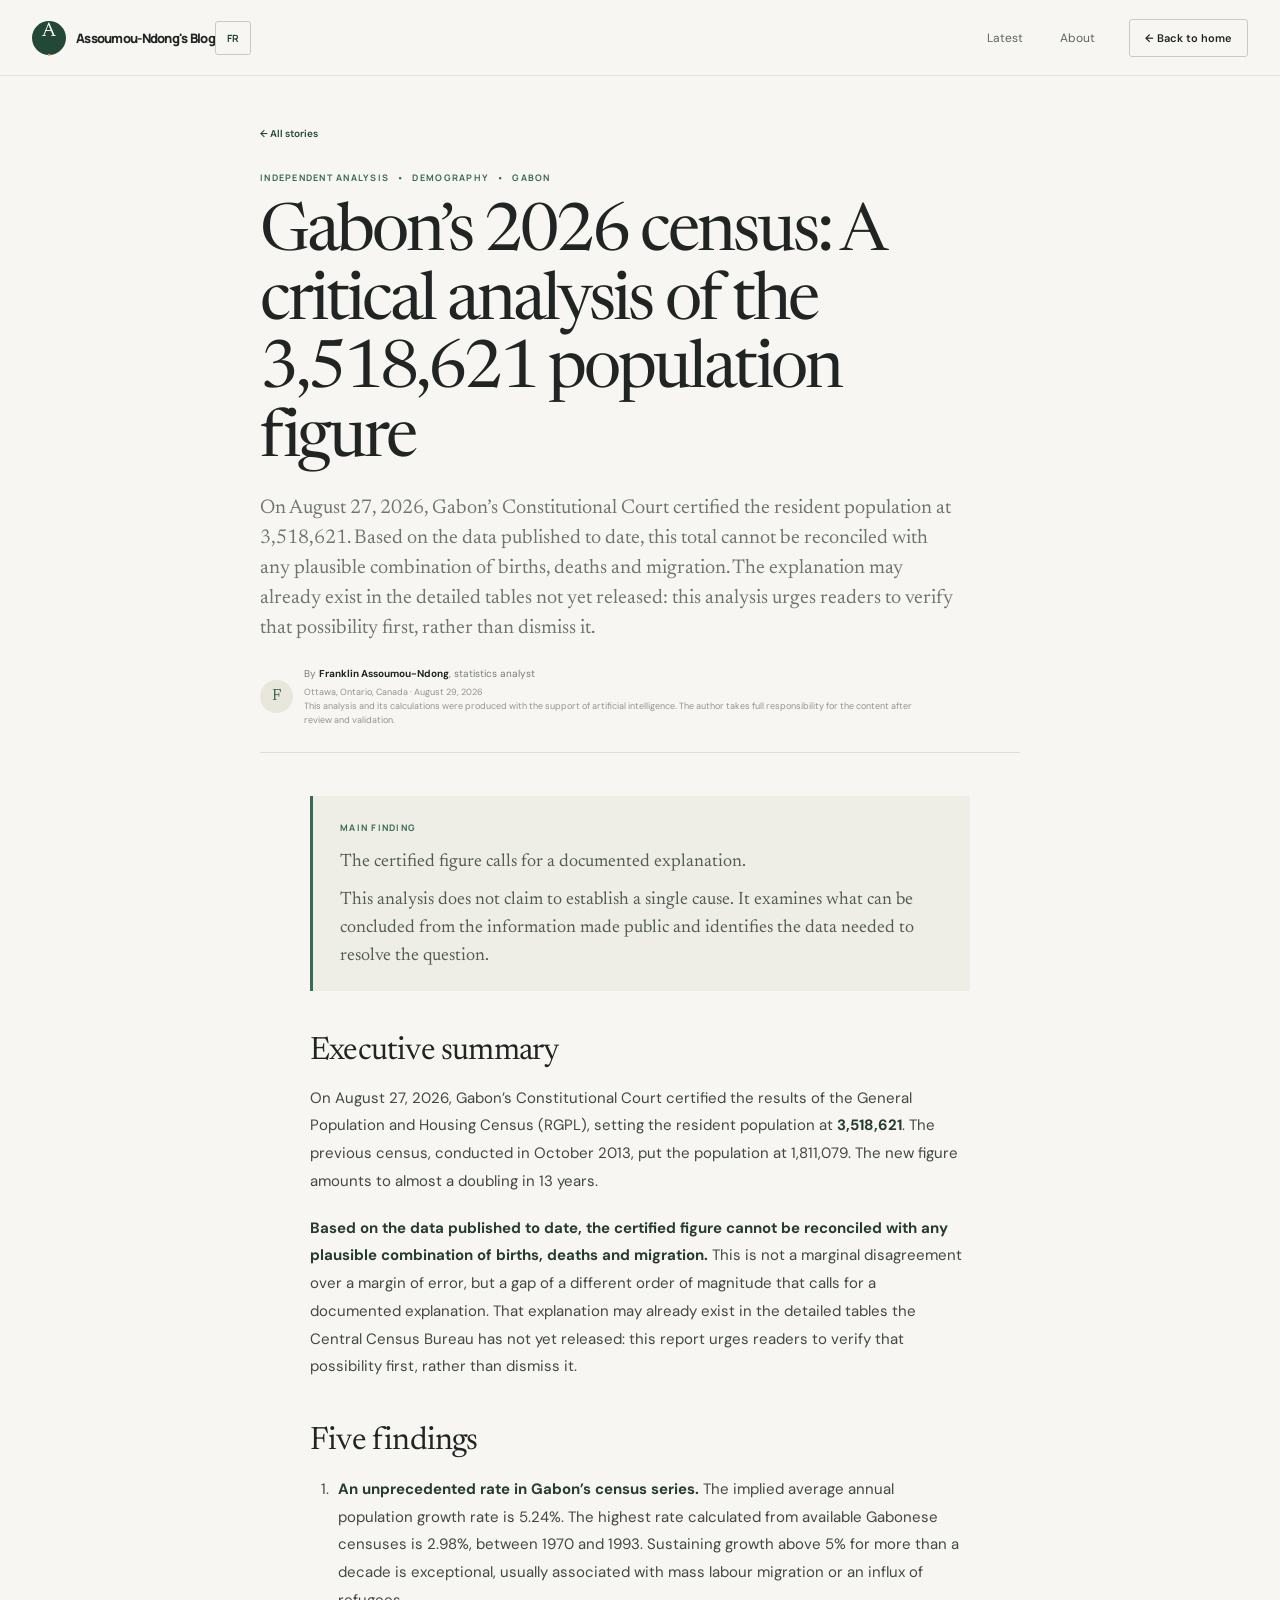
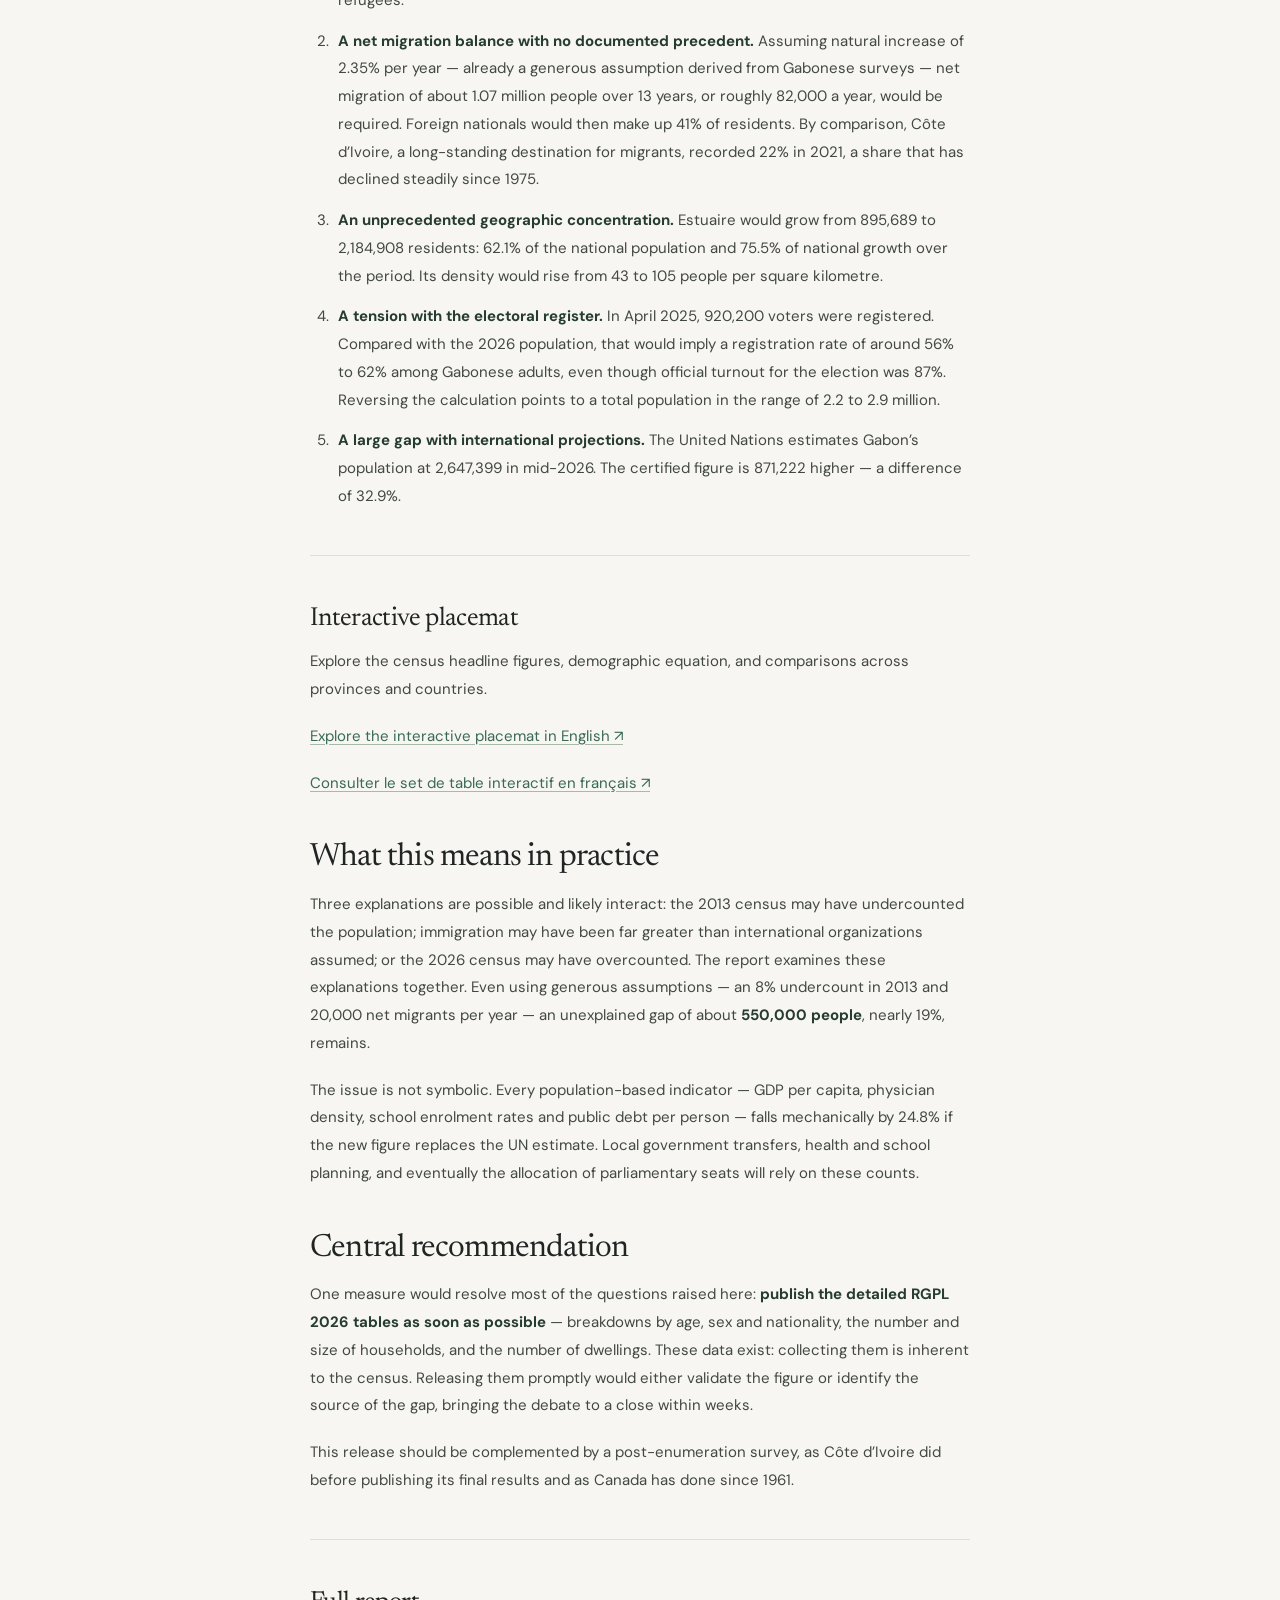
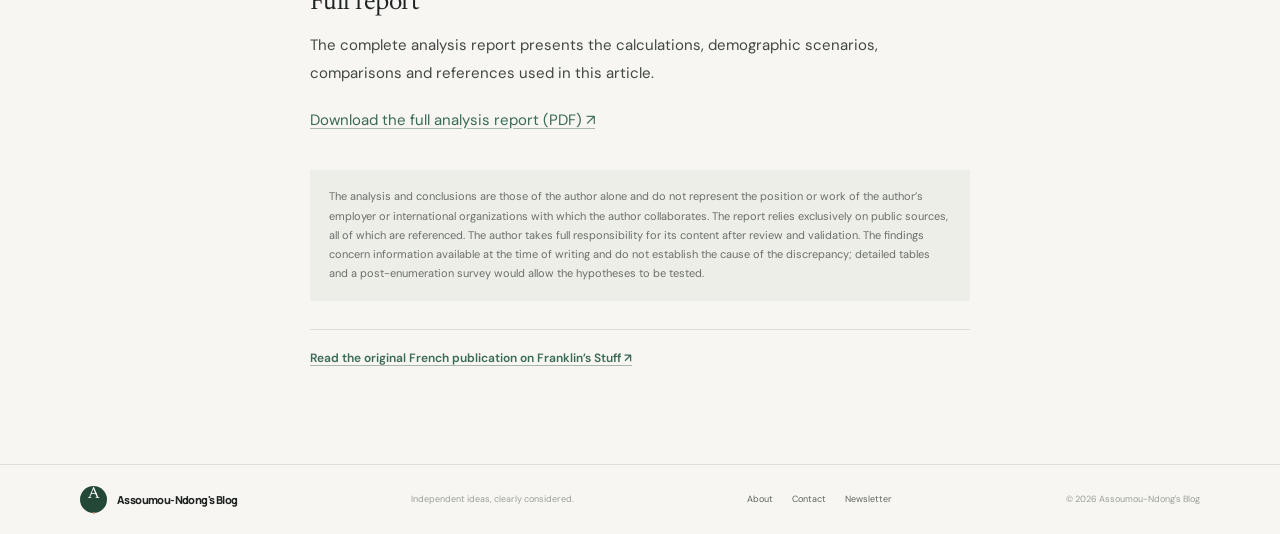
<file: article-recensement-en.html>
<!doctype html>
<html lang="en-CA">
  <head>
    <meta charset="utf-8">
    <meta name="viewport" content="width=device-width, initial-scale=1">
    <meta name="theme-color" content="#f7f6f2">
    <meta name="description" content="A critical analysis of Gabon's 2026 census results and the certified population figure of 3,518,621.">
    <title>Gabon’s 2026 census: A critical analysis — Assoumou-Ndong's Blog</title>
    <link rel="preconnect" href="https://fonts.googleapis.com">
    <link rel="preconnect" href="https://fonts.gstatic.com" crossorigin>
    <link href="https://fonts.googleapis.com/css2?family=DM+Sans:wght@400;500;600;700&family=Manrope:wght@400;500;600;700;800&family=Newsreader:opsz,wght@6..72,400;6..72,500;6..72,600&display=swap" rel="stylesheet">
    <link rel="stylesheet" href="styles.css">
    <script src="contact.js" defer></script>
  </head>
  <body>
    <a class="skip-link" href="#article-content">Skip to content</a>
    <header class="site-header">
      <div class="header-inner">
        <a class="wordmark" href="index.html?lang=en" aria-label="Assoumou-Ndong's Blog home"><span class="wordmark-icon" aria-hidden="true">A<span>.</span></span><span class="wordmark-name">Assoumou-Ndong's Blog</span></a>
        <a class="language-toggle" href="article-recensement.html" lang="fr-CA" aria-label="Lire cet article en français">FR</a>
        <nav class="primary-nav article-nav" aria-label="Main navigation"><a href="index.html?lang=en#latest">Latest</a><a href="index.html?lang=en#about">About</a></nav>
        <a class="header-cta" href="index.html?lang=en">← Back to home</a>
      </div>
    </header>
    <main id="article-content" class="longform">
      <article>
        <header class="longform-header">
          <a class="back-link" href="index.html?lang=en#latest">← All stories</a>
          <p class="eyebrow">Independent analysis <span aria-hidden="true">•</span> Demography <span aria-hidden="true">•</span> Gabon</p>
          <h1>Gabon’s 2026 census: A critical analysis of the 3,518,621 population figure</h1>
          <p class="longform-deck">On August 27, 2026, Gabon’s Constitutional Court certified the resident population at 3,518,621. Based on the data published to date, this total cannot be reconciled with any plausible combination of births, deaths and migration. The explanation may already exist in the detailed tables not yet released: this analysis urges readers to verify that possibility first, rather than dismiss it.</p>
          <div class="longform-byline"><span class="author-avatar">F</span><span>By <strong>Franklin Assoumou-Ndong</strong>, statistics analyst<small>Ottawa, Ontario, Canada · August 29, 2026<br>This analysis and its calculations were produced with the support of artificial intelligence. The author takes full responsibility for the content after review and validation.</small></span></div>
          <div class="longform-rule"></div>
        </header>
        <div class="longform-body">
          <aside class="verdict" aria-label="Main finding">
            <p class="eyebrow">Main finding</p>
            <p>The certified figure calls for a documented explanation.</p>
            <p>This analysis does not claim to establish a single cause. It examines what can be concluded from the information made public and identifies the data needed to resolve the question.</p>
          </aside>
          <h2>Executive summary</h2>
          <p>On August 27, 2026, Gabon’s Constitutional Court certified the results of the General Population and Housing Census (RGPL), setting the resident population at <strong>3,518,621</strong>. The previous census, conducted in October 2013, put the population at 1,811,079. The new figure amounts to almost a doubling in 13 years.</p>
          <p><strong>Based on the data published to date, the certified figure cannot be reconciled with any plausible combination of births, deaths and migration.</strong> This is not a marginal disagreement over a margin of error, but a gap of a different order of magnitude that calls for a documented explanation. That explanation may already exist in the detailed tables the Central Census Bureau has not yet released: this report urges readers to verify that possibility first, rather than dismiss it.</p>

          <h2>Five findings</h2>
          <ol>
            <li><strong>An unprecedented rate in Gabon’s census series.</strong> The implied average annual population growth rate is 5.24%. The highest rate calculated from available Gabonese censuses is 2.98%, between 1970 and 1993. Sustaining growth above 5% for more than a decade is exceptional, usually associated with mass labour migration or an influx of refugees.</li>
            <li><strong>A net migration balance with no documented precedent.</strong> Assuming natural increase of 2.35% per year — already a generous assumption derived from Gabonese surveys — net migration of about 1.07 million people over 13 years, or roughly 82,000 a year, would be required. Foreign nationals would then make up 41% of residents. By comparison, Côte d’Ivoire, a long-standing destination for migrants, recorded 22% in 2021, a share that has declined steadily since 1975.</li>
            <li><strong>An unprecedented geographic concentration.</strong> Estuaire would grow from 895,689 to 2,184,908 residents: 62.1% of the national population and 75.5% of national growth over the period. Its density would rise from 43 to 105 people per square kilometre.</li>
            <li><strong>A tension with the electoral register.</strong> In April 2025, 920,200 voters were registered. Compared with the 2026 population, that would imply a registration rate of around 56% to 62% among Gabonese adults, even though official turnout for the election was 87%. Reversing the calculation points to a total population in the range of 2.2 to 2.9 million.</li>
            <li><strong>A large gap with international projections.</strong> The United Nations estimates Gabon’s population at 2,647,399 in mid-2026. The certified figure is 871,222 higher — a difference of 32.9%.</li>
          </ol>

          <section class="article-sources" aria-labelledby="placemat-title">
            <h2 id="placemat-title">Interactive placemat</h2>
            <p>Explore the census headline figures, demographic equation, and comparisons across provinces and countries.</p>
            <p><a href="Set_de_table_Recensement_Gabon_2026_en.html">Explore the interactive placemat in English ↗</a></p>
            <p><a href="Set_de_table_Recensement_Gabon_2026_v5.html" lang="fr-CA">Consulter le set de table interactif en français ↗</a></p>
          </section>

          <h2>What this means in practice</h2>
          <p>Three explanations are possible and likely interact: the 2013 census may have undercounted the population; immigration may have been far greater than international organizations assumed; or the 2026 census may have overcounted. The report examines these explanations together. Even using generous assumptions — an 8% undercount in 2013 and 20,000 net migrants per year — an unexplained gap of about <strong>550,000 people</strong>, nearly 19%, remains.</p>
          <p>The issue is not symbolic. Every population-based indicator — GDP per capita, physician density, school enrolment rates and public debt per person — falls mechanically by 24.8% if the new figure replaces the UN estimate. Local government transfers, health and school planning, and eventually the allocation of parliamentary seats will rely on these counts.</p>

          <h2>Central recommendation</h2>
          <p>One measure would resolve most of the questions raised here: <strong>publish the detailed RGPL 2026 tables as soon as possible</strong> — breakdowns by age, sex and nationality, the number and size of households, and the number of dwellings. These data exist: collecting them is inherent to the census. Releasing them promptly would either validate the figure or identify the source of the gap, bringing the debate to a close within weeks.</p>
          <p>This release should be complemented by a post-enumeration survey, as Côte d’Ivoire did before publishing its final results and as Canada has done since 1961.</p>

          <section class="article-sources" aria-labelledby="report-title">
            <h2 id="report-title">Full report</h2>
            <p>The complete analysis report presents the calculations, demographic scenarios, comparisons and references used in this article.</p>
            <p><a href="https://drive.google.com/file/d/1afaWlQmXSoLMQOslc34gFpHAPqPI6Pf4/view?usp=sharing" target="_blank" rel="noopener noreferrer">Download the full analysis report (PDF) ↗</a></p>
          </section>
          <p class="article-disclaimer">The analysis and conclusions are those of the author alone and do not represent the position or work of the author’s employer or international organizations with which the author collaborates. The report relies exclusively on public sources, all of which are referenced. The author takes full responsibility for its content after review and validation. The findings concern information available at the time of writing and do not establish the cause of the discrepancy; detailed tables and a post-enumeration survey would allow the hypotheses to be tested.</p>
          <p class="original-link"><a href="https://franklinstuff.blogspot.com/2026/08/gabon-le-recensement-gabonais-de-2026.html" target="_blank" rel="noopener noreferrer">Read the original French publication on Franklin’s Stuff ↗</a></p>
        </div>
      </article>
    </main>
    <footer class="site-footer"><div class="footer-inner section-wrap"><a class="wordmark footer-wordmark" href="index.html?lang=en" aria-label="Assoumou-Ndong's Blog home"><span class="wordmark-icon">A<span>.</span></span><span class="wordmark-name">Assoumou-Ndong's Blog</span></a><span class="footer-note">Independent ideas, clearly considered.</span><div class="footer-links"><a href="index.html?lang=en#about">About</a><a href="#contact" data-contact-link>Contact</a><a href="index.html?lang=en#newsletter">Newsletter</a></div><span class="copyright">© 2026 Assoumou-Ndong's Blog</span></div></footer>
  </body>
</html>
</file>
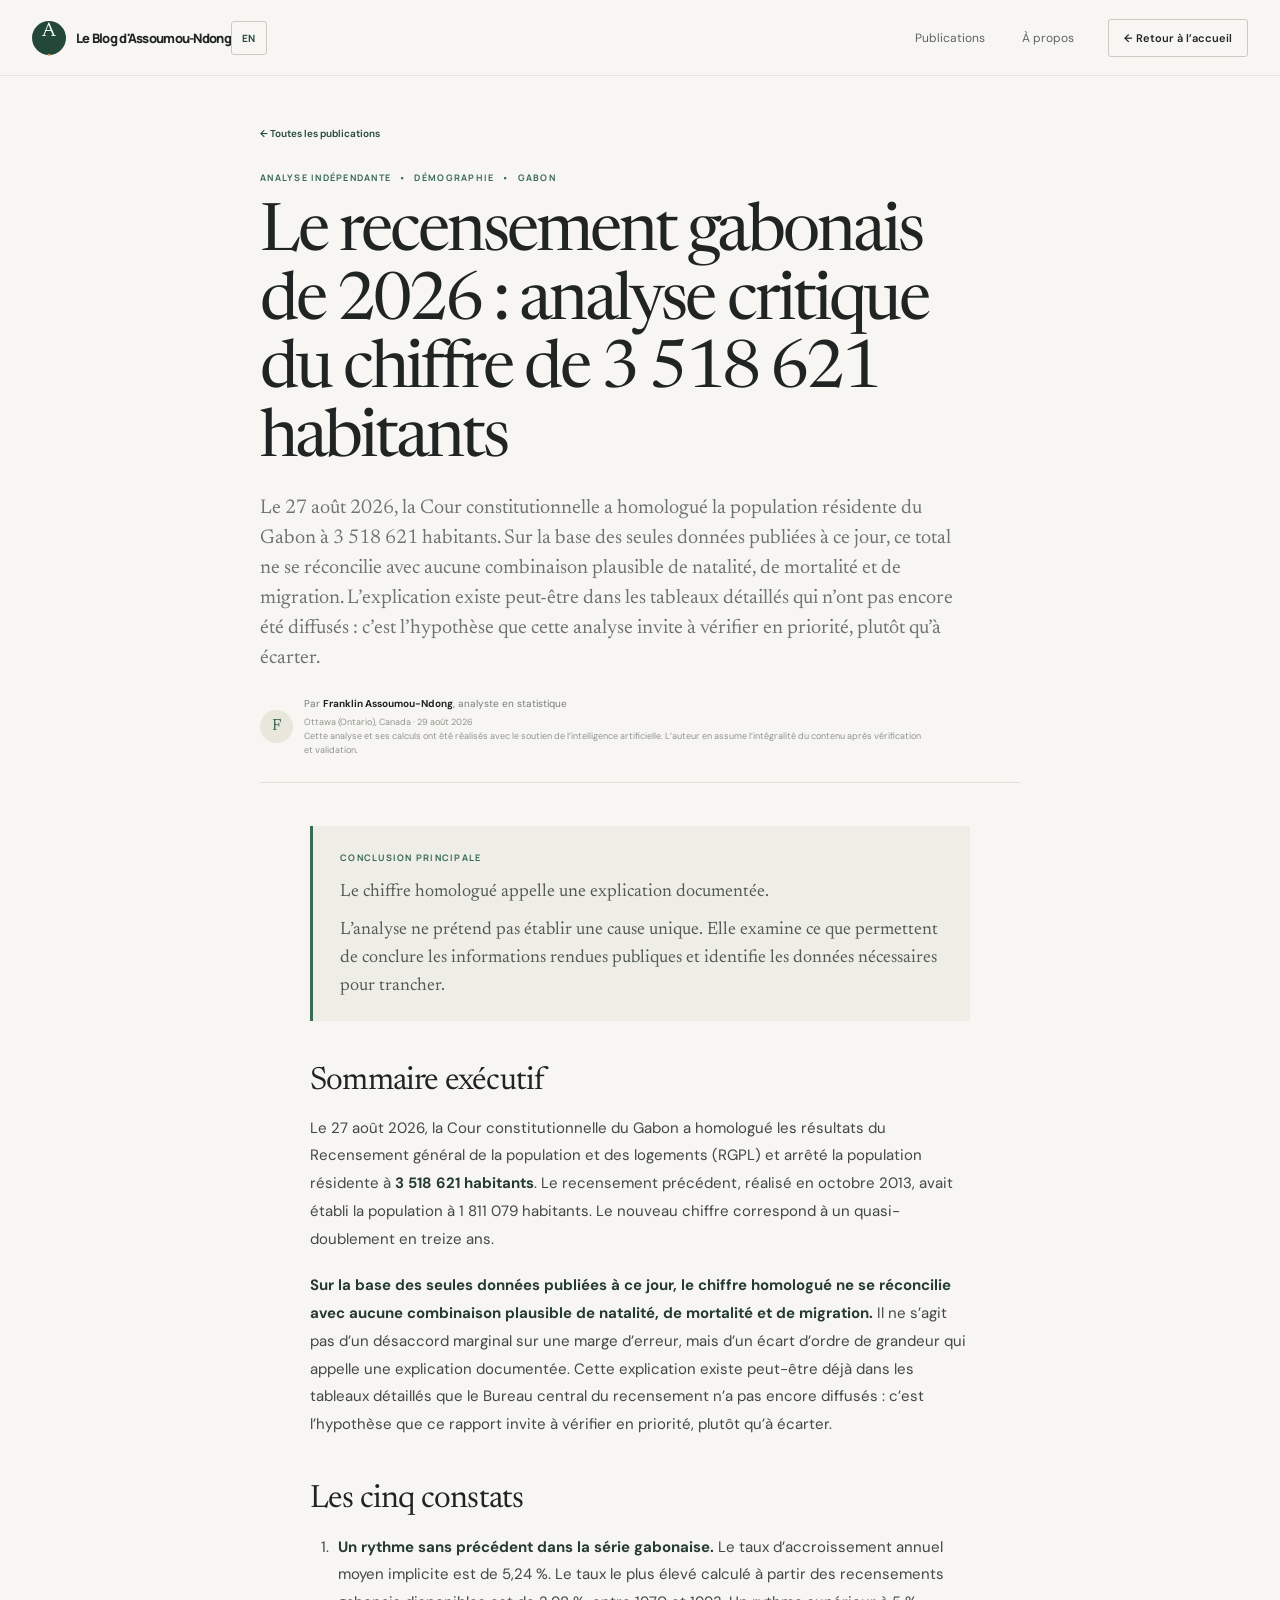
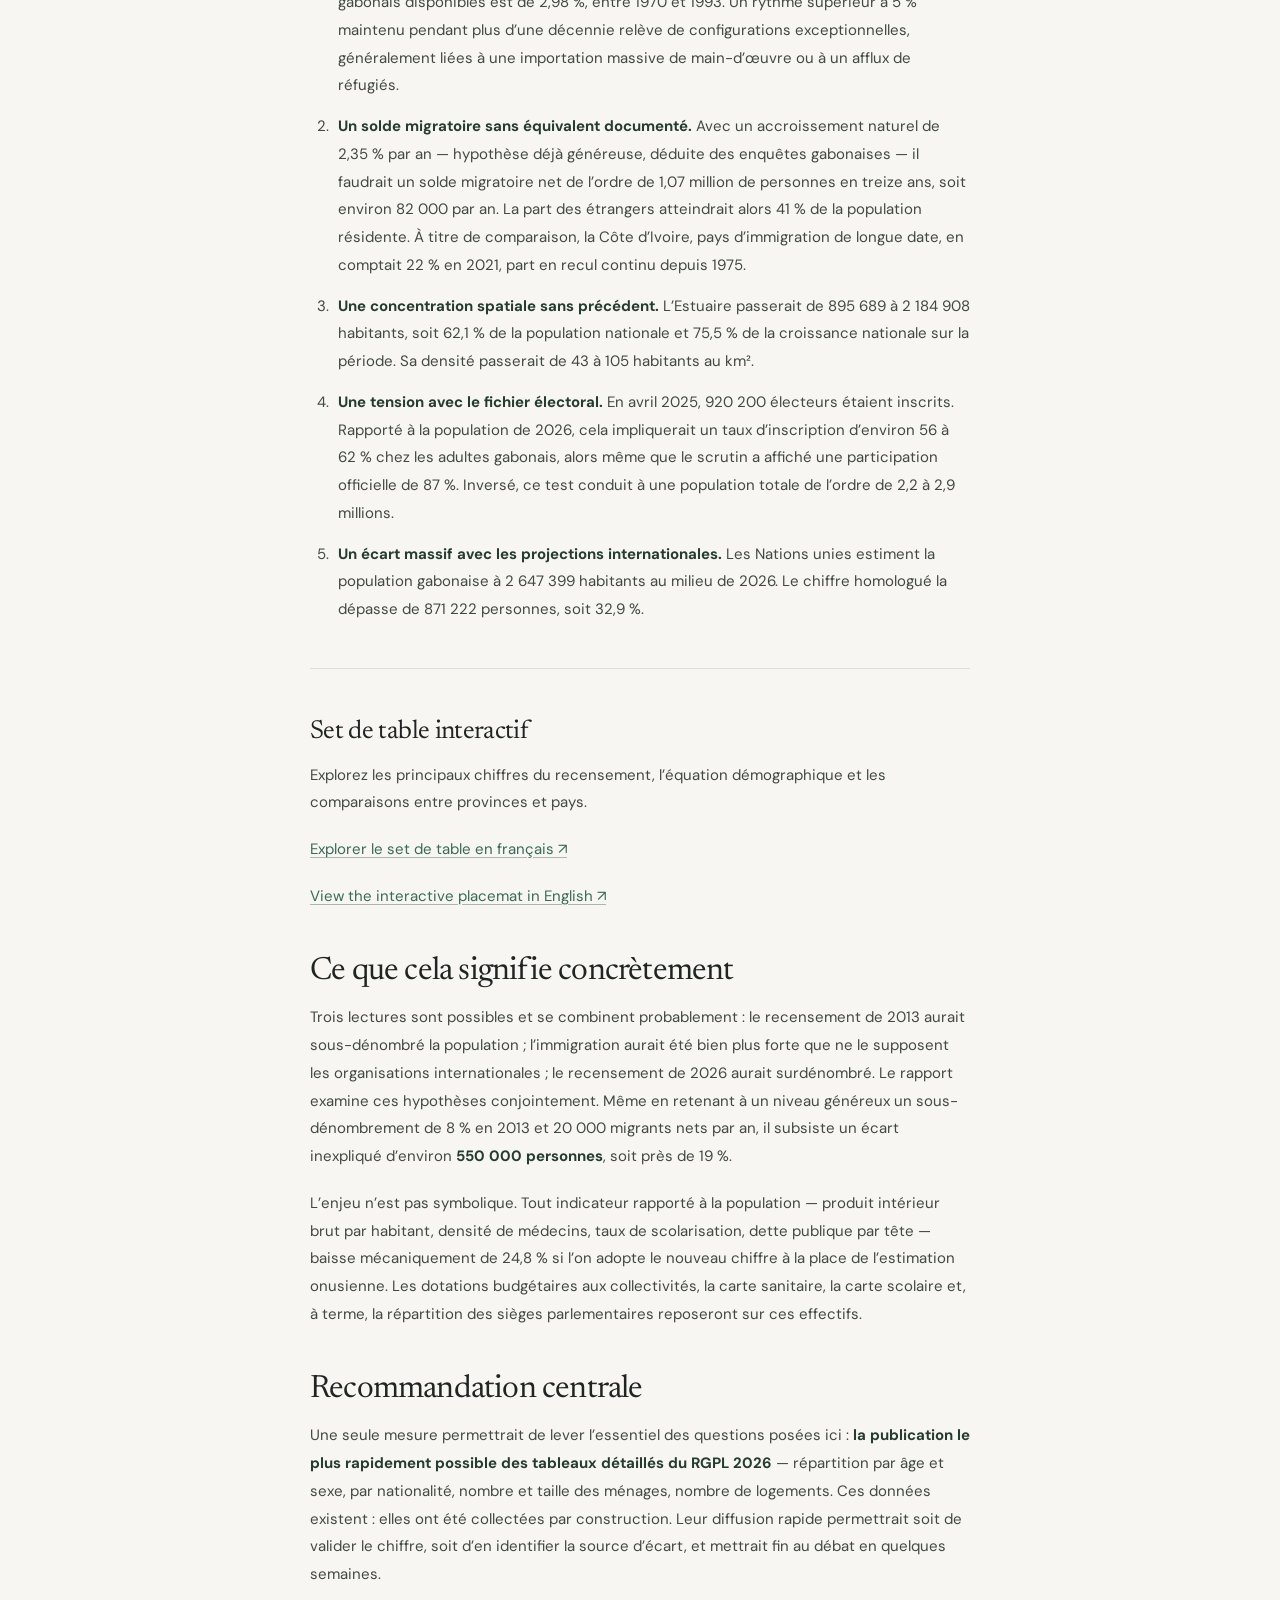
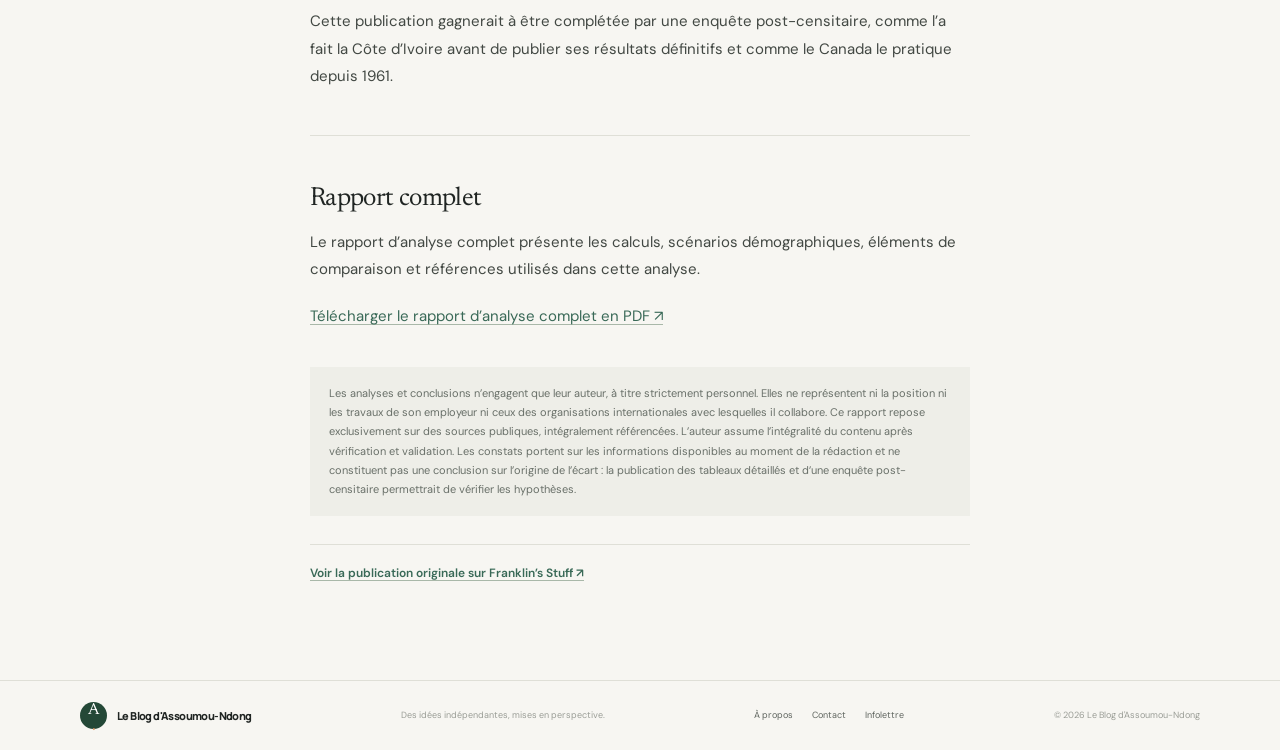
<file: article-recensement.html>
<!doctype html>
<html lang="fr-CA">
  <head>
    <meta charset="utf-8">
    <meta name="viewport" content="width=device-width, initial-scale=1">
    <meta name="theme-color" content="#f7f6f2">
    <meta name="description" content="Analyse critique des résultats homologués du recensement gabonais de 2026 et du chiffre de 3 518 621 habitants.">
    <title>Le recensement gabonais de 2026 : analyse critique — Le Blog d'Assoumou-Ndong</title>
    <link rel="preconnect" href="https://fonts.googleapis.com">
    <link rel="preconnect" href="https://fonts.gstatic.com" crossorigin>
    <link href="https://fonts.googleapis.com/css2?family=DM+Sans:wght@400;500;600;700&family=Manrope:wght@400;500;600;700;800&family=Newsreader:opsz,wght@6..72,400;6..72,500;6..72,600&display=swap" rel="stylesheet">
    <link rel="stylesheet" href="styles.css">
    <script src="contact.js" defer></script>
  </head>
  <body>
    <a class="skip-link" href="#article-content">Passer au contenu</a>
    <header class="site-header">
      <div class="header-inner">
        <a class="wordmark" href="index.html?lang=fr" aria-label="Le Blog d'Assoumou-Ndong, accueil"><span class="wordmark-icon" aria-hidden="true">A<span>.</span></span><span class="wordmark-name">Le Blog d'Assoumou-Ndong</span></a>
        <a class="language-toggle" href="article-recensement-en.html" lang="en-CA" aria-label="Read this article in English">EN</a>
        <nav class="primary-nav article-nav" aria-label="Navigation principale"><a href="index.html?lang=fr#latest">Publications</a><a href="index.html?lang=fr#about">À propos</a></nav>
        <a class="header-cta" href="index.html?lang=fr">← Retour à l’accueil</a>
      </div>
    </header>
    <main id="article-content" class="longform">
      <article>
        <header class="longform-header">
          <a class="back-link" href="index.html?lang=fr#latest">← Toutes les publications</a>
          <p class="eyebrow">Analyse indépendante <span aria-hidden="true">•</span> Démographie <span aria-hidden="true">•</span> Gabon</p>
          <h1>Le recensement gabonais de 2026 : analyse critique du chiffre de 3 518 621 habitants</h1>
          <p class="longform-deck">Le 27 août 2026, la Cour constitutionnelle a homologué la population résidente du Gabon à 3 518 621 habitants. Sur la base des seules données publiées à ce jour, ce total ne se réconcilie avec aucune combinaison plausible de natalité, de mortalité et de migration. L’explication existe peut-être dans les tableaux détaillés qui n’ont pas encore été diffusés : c’est l’hypothèse que cette analyse invite à vérifier en priorité, plutôt qu’à écarter.</p>
          <div class="longform-byline"><span class="author-avatar">F</span><span>Par <strong>Franklin Assoumou-Ndong</strong>, analyste en statistique<small>Ottawa (Ontario), Canada · 29 août 2026<br>Cette analyse et ses calculs ont été réalisés avec le soutien de l’intelligence artificielle. L’auteur en assume l’intégralité du contenu après vérification et validation.</small></span></div>
          <div class="longform-rule"></div>
        </header>
        <div class="longform-body">
          <aside class="verdict" aria-label="Conclusion principale">
            <p class="eyebrow">Conclusion principale</p>
            <p>Le chiffre homologué appelle une explication documentée.</p>
            <p>L’analyse ne prétend pas établir une cause unique. Elle examine ce que permettent de conclure les informations rendues publiques et identifie les données nécessaires pour trancher.</p>
          </aside>
          <h2>Sommaire exécutif</h2>
          <p>Le 27 août 2026, la Cour constitutionnelle du Gabon a homologué les résultats du Recensement général de la population et des logements (RGPL) et arrêté la population résidente à <strong>3 518 621 habitants</strong>. Le recensement précédent, réalisé en octobre 2013, avait établi la population à 1 811 079 habitants. Le nouveau chiffre correspond à un quasi-doublement en treize ans.</p>
          <p><strong>Sur la base des seules données publiées à ce jour, le chiffre homologué ne se réconcilie avec aucune combinaison plausible de natalité, de mortalité et de migration.</strong> Il ne s’agit pas d’un désaccord marginal sur une marge d’erreur, mais d’un écart d’ordre de grandeur qui appelle une explication documentée. Cette explication existe peut-être déjà dans les tableaux détaillés que le Bureau central du recensement n’a pas encore diffusés : c’est l’hypothèse que ce rapport invite à vérifier en priorité, plutôt qu’à écarter.</p>

          <h2>Les cinq constats</h2>
          <ol>
            <li><strong>Un rythme sans précédent dans la série gabonaise.</strong> Le taux d’accroissement annuel moyen implicite est de 5,24 %. Le taux le plus élevé calculé à partir des recensements gabonais disponibles est de 2,98 %, entre 1970 et 1993. Un rythme supérieur à 5 % maintenu pendant plus d’une décennie relève de configurations exceptionnelles, généralement liées à une importation massive de main-d’œuvre ou à un afflux de réfugiés.</li>
            <li><strong>Un solde migratoire sans équivalent documenté.</strong> Avec un accroissement naturel de 2,35 % par an — hypothèse déjà généreuse, déduite des enquêtes gabonaises — il faudrait un solde migratoire net de l’ordre de 1,07 million de personnes en treize ans, soit environ 82 000 par an. La part des étrangers atteindrait alors 41 % de la population résidente. À titre de comparaison, la Côte d’Ivoire, pays d’immigration de longue date, en comptait 22 % en 2021, part en recul continu depuis 1975.</li>
            <li><strong>Une concentration spatiale sans précédent.</strong> L’Estuaire passerait de 895 689 à 2 184 908 habitants, soit 62,1 % de la population nationale et 75,5 % de la croissance nationale sur la période. Sa densité passerait de 43 à 105 habitants au km².</li>
            <li><strong>Une tension avec le fichier électoral.</strong> En avril 2025, 920 200 électeurs étaient inscrits. Rapporté à la population de 2026, cela impliquerait un taux d’inscription d’environ 56 à 62 % chez les adultes gabonais, alors même que le scrutin a affiché une participation officielle de 87 %. Inversé, ce test conduit à une population totale de l’ordre de 2,2 à 2,9 millions.</li>
            <li><strong>Un écart massif avec les projections internationales.</strong> Les Nations unies estiment la population gabonaise à 2 647 399 habitants au milieu de 2026. Le chiffre homologué la dépasse de 871 222 personnes, soit 32,9 %.</li>
          </ol>

          <section class="article-sources" aria-labelledby="placemat-title">
            <h2 id="placemat-title">Set de table interactif</h2>
            <p>Explorez les principaux chiffres du recensement, l’équation démographique et les comparaisons entre provinces et pays.</p>
            <p><a href="Set_de_table_Recensement_Gabon_2026_v5.html">Explorer le set de table en français ↗</a></p>
            <p><a href="Set_de_table_Recensement_Gabon_2026_en.html" lang="en-CA">View the interactive placemat in English ↗</a></p>
          </section>

          <h2>Ce que cela signifie concrètement</h2>
          <p>Trois lectures sont possibles et se combinent probablement : le recensement de 2013 aurait sous-dénombré la population ; l’immigration aurait été bien plus forte que ne le supposent les organisations internationales ; le recensement de 2026 aurait surdénombré. Le rapport examine ces hypothèses conjointement. Même en retenant à un niveau généreux un sous-dénombrement de 8 % en 2013 et 20 000 migrants nets par an, il subsiste un écart inexpliqué d’environ <strong>550 000 personnes</strong>, soit près de 19 %.</p>
          <p>L’enjeu n’est pas symbolique. Tout indicateur rapporté à la population — produit intérieur brut par habitant, densité de médecins, taux de scolarisation, dette publique par tête — baisse mécaniquement de 24,8 % si l’on adopte le nouveau chiffre à la place de l’estimation onusienne. Les dotations budgétaires aux collectivités, la carte sanitaire, la carte scolaire et, à terme, la répartition des sièges parlementaires reposeront sur ces effectifs.</p>

          <h2>Recommandation centrale</h2>
          <p>Une seule mesure permettrait de lever l’essentiel des questions posées ici : <strong>la publication le plus rapidement possible des tableaux détaillés du RGPL 2026</strong> — répartition par âge et sexe, par nationalité, nombre et taille des ménages, nombre de logements. Ces données existent : elles ont été collectées par construction. Leur diffusion rapide permettrait soit de valider le chiffre, soit d’en identifier la source d’écart, et mettrait fin au débat en quelques semaines.</p>
          <p>Cette publication gagnerait à être complétée par une enquête post-censitaire, comme l’a fait la Côte d’Ivoire avant de publier ses résultats définitifs et comme le Canada le pratique depuis 1961.</p>

          <section class="article-sources" aria-labelledby="report-title">
            <h2 id="report-title">Rapport complet</h2>
            <p>Le rapport d’analyse complet présente les calculs, scénarios démographiques, éléments de comparaison et références utilisés dans cette analyse.</p>
            <p><a href="https://drive.google.com/file/d/1afaWlQmXSoLMQOslc34gFpHAPqPI6Pf4/view?usp=sharing" target="_blank" rel="noopener noreferrer">Télécharger le rapport d’analyse complet en PDF ↗</a></p>
          </section>
          <p class="article-disclaimer">Les analyses et conclusions n’engagent que leur auteur, à titre strictement personnel. Elles ne représentent ni la position ni les travaux de son employeur ni ceux des organisations internationales avec lesquelles il collabore. Ce rapport repose exclusivement sur des sources publiques, intégralement référencées. L’auteur assume l’intégralité du contenu après vérification et validation. Les constats portent sur les informations disponibles au moment de la rédaction et ne constituent pas une conclusion sur l’origine de l’écart : la publication des tableaux détaillés et d’une enquête post-censitaire permettrait de vérifier les hypothèses.</p>
          <p class="original-link"><a href="https://franklinstuff.blogspot.com/2026/08/gabon-le-recensement-gabonais-de-2026.html" target="_blank" rel="noopener noreferrer">Voir la publication originale sur Franklin’s Stuff ↗</a></p>
        </div>
      </article>
    </main>
    <footer class="site-footer"><div class="footer-inner section-wrap"><a class="wordmark footer-wordmark" href="index.html?lang=fr" aria-label="Le Blog d'Assoumou-Ndong, accueil"><span class="wordmark-icon">A<span>.</span></span><span class="wordmark-name">Le Blog d'Assoumou-Ndong</span></a><span class="footer-note">Des idées indépendantes, mises en perspective.</span><div class="footer-links"><a href="index.html?lang=fr#about">À propos</a><a href="#contact" data-contact-link>Contact</a><a href="index.html?lang=fr#newsletter">Infolettre</a></div><span class="copyright">© 2026 Le Blog d'Assoumou-Ndong</span></div></footer>
  </body>
</html>
</file>
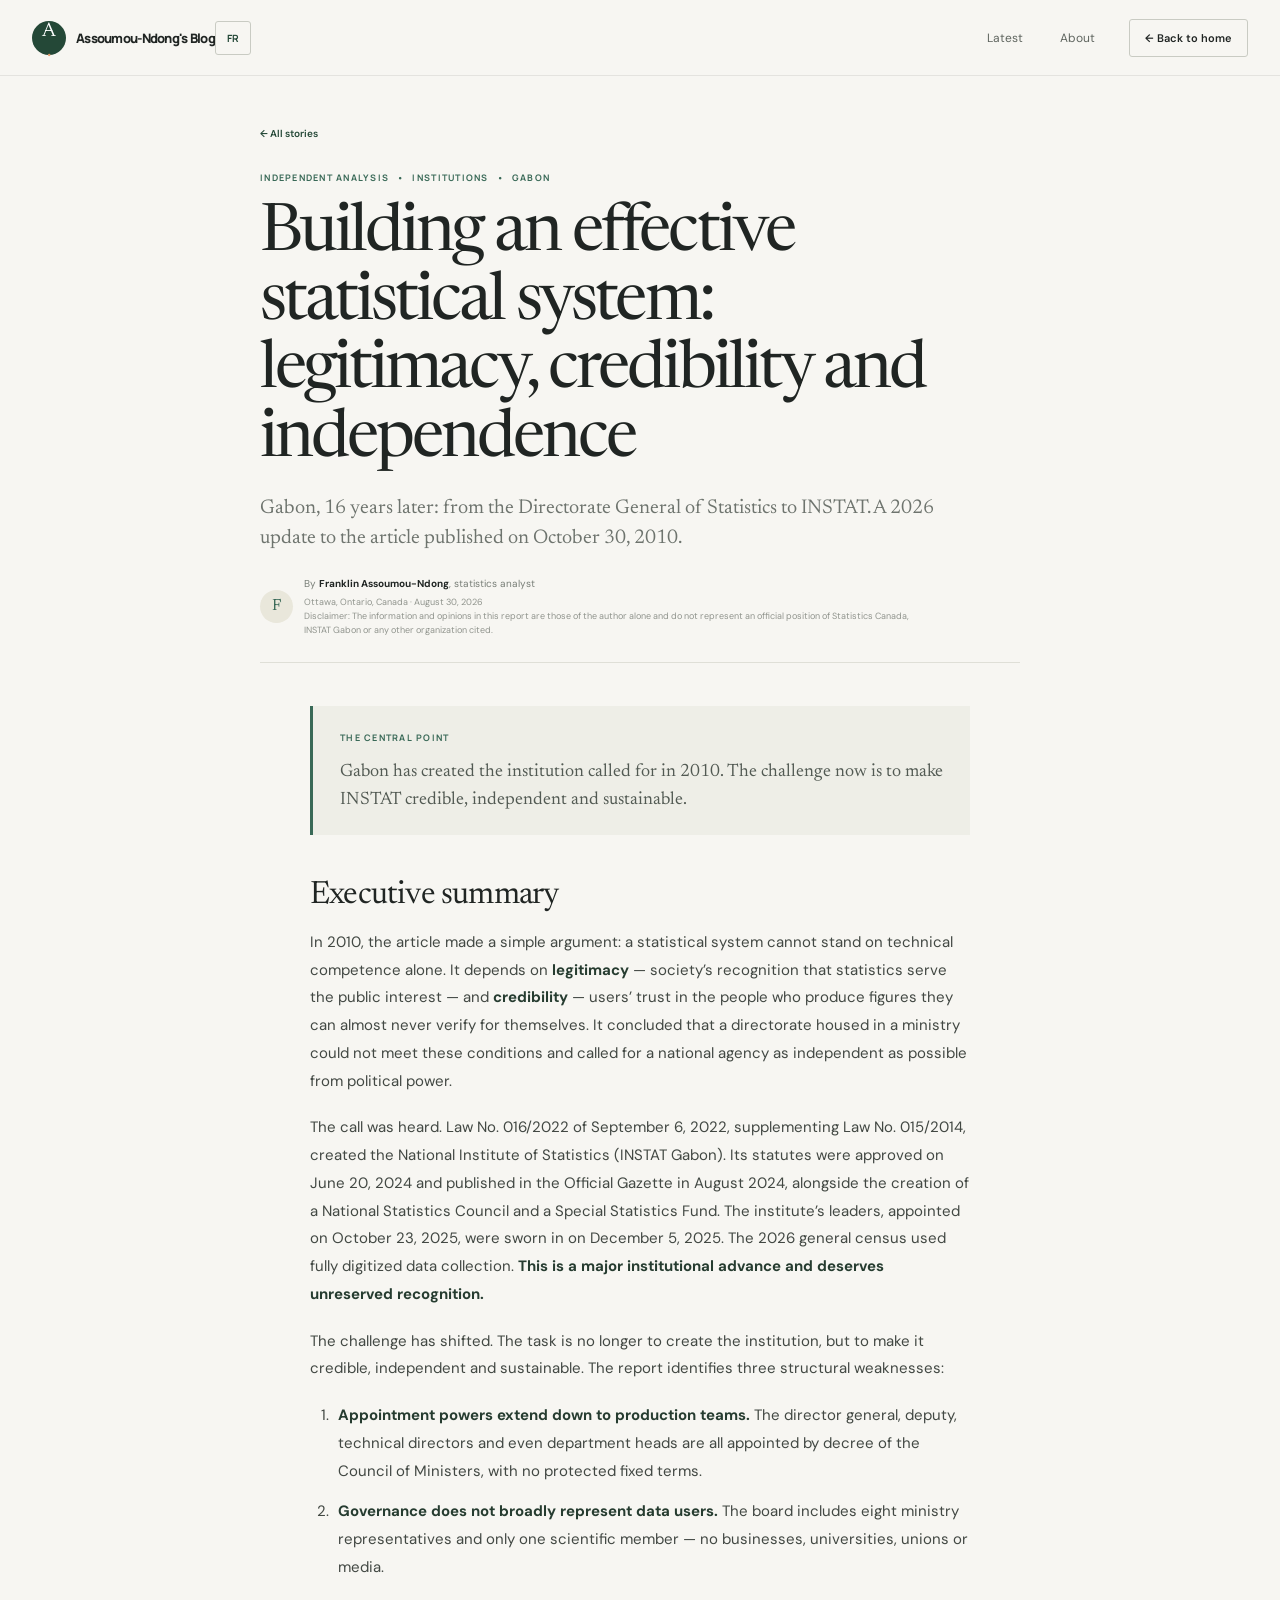
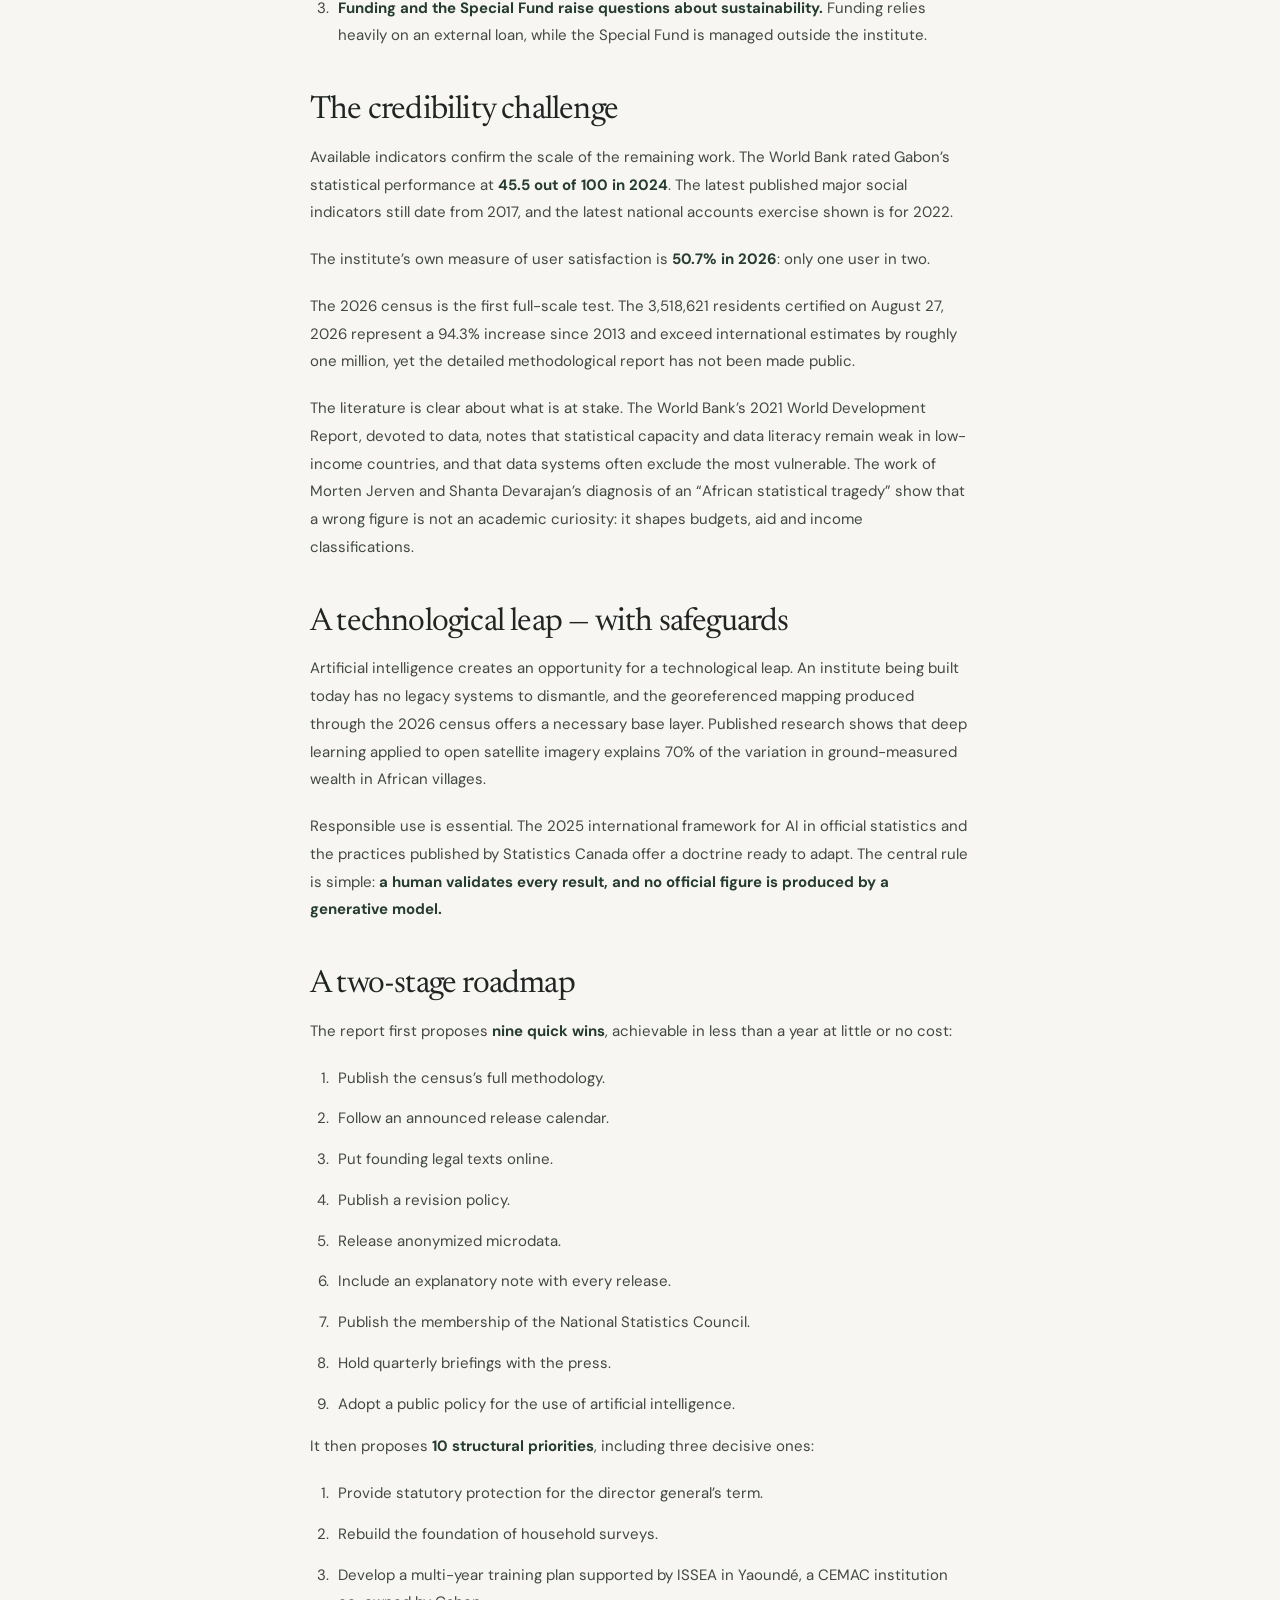
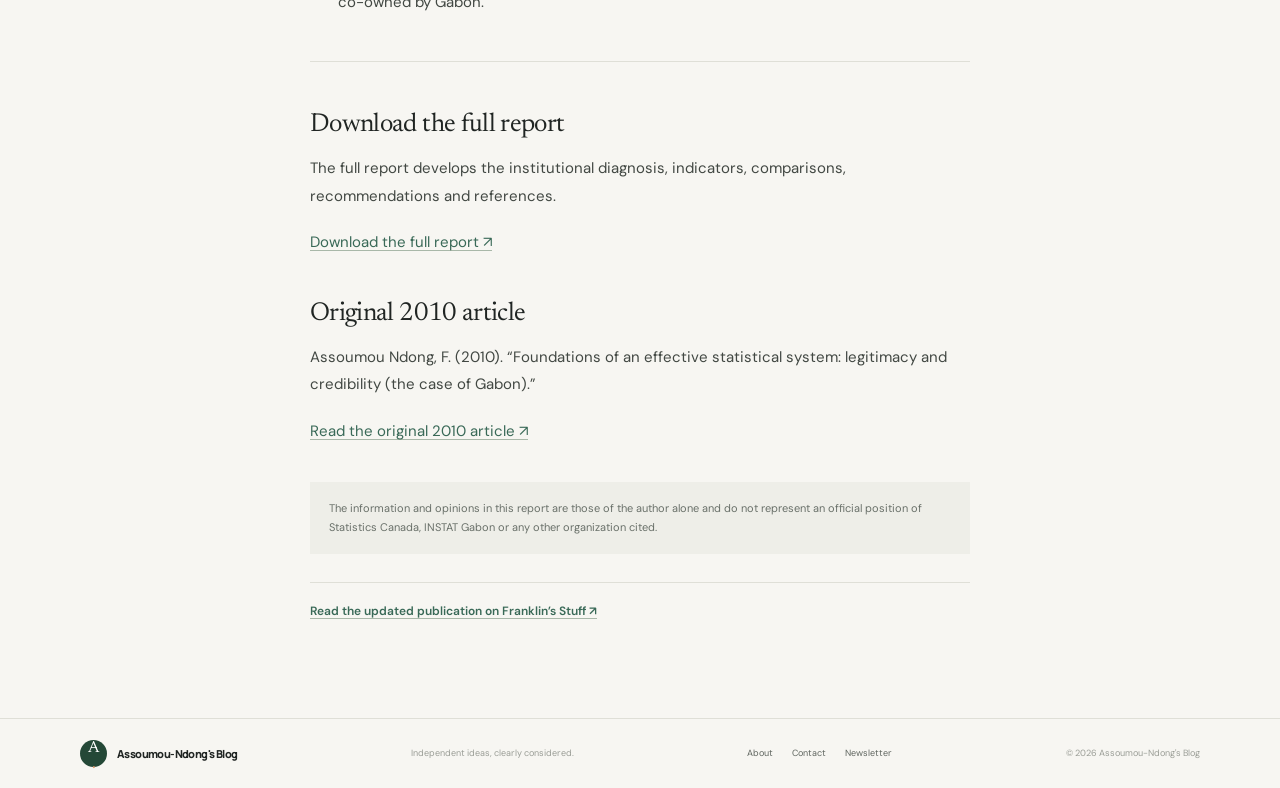
<file: article-systeme-statistique-en.html>
<!doctype html>
<html lang="en-CA">
  <head>
    <meta charset="utf-8">
    <meta name="viewport" content="width=device-width, initial-scale=1">
    <meta name="theme-color" content="#f7f6f2">
    <meta name="description" content="Sixteen years after the call for independent statistics, an assessment of INSTAT Gabon and proposals to strengthen its credibility and independence.">
    <title>Building an effective statistical system — Assoumou-Ndong's Blog</title>
    <link rel="preconnect" href="https://fonts.googleapis.com">
    <link rel="preconnect" href="https://fonts.gstatic.com" crossorigin>
    <link href="https://fonts.googleapis.com/css2?family=DM+Sans:wght@400;500;600;700&family=Manrope:wght@400;500;600;700;800&family=Newsreader:opsz,wght@6..72,400;6..72,500;6..72,600&display=swap" rel="stylesheet">
    <link rel="stylesheet" href="styles.css">
    <script src="contact.js" defer></script>
  </head>
  <body>
    <a class="skip-link" href="#article-content">Skip to content</a>
    <header class="site-header"><div class="header-inner">
      <a class="wordmark" href="index.html?lang=en" aria-label="Assoumou-Ndong's Blog home"><span class="wordmark-icon" aria-hidden="true">A<span>.</span></span><span class="wordmark-name">Assoumou-Ndong's Blog</span></a>
      <a class="language-toggle" href="article-systeme-statistique.html" lang="fr-CA" aria-label="Lire cet article en français">FR</a>
      <nav class="primary-nav article-nav" aria-label="Main navigation"><a href="index.html?lang=en#latest">Latest</a><a href="index.html?lang=en#about">About</a></nav>
      <a class="header-cta" href="index.html?lang=en">← Back to home</a>
    </div></header>
    <main id="article-content" class="longform"><article>
      <header class="longform-header">
        <a class="back-link" href="index.html?lang=en#latest">← All stories</a>
        <p class="eyebrow">Independent analysis <span aria-hidden="true">•</span> Institutions <span aria-hidden="true">•</span> Gabon</p>
        <h1>Building an effective statistical system: legitimacy, credibility and independence</h1>
        <p class="longform-deck">Gabon, 16 years later: from the Directorate General of Statistics to INSTAT. A 2026 update to the article published on October 30, 2010.</p>
        <div class="longform-byline"><span class="author-avatar">F</span><span>By <strong>Franklin Assoumou-Ndong</strong>, statistics analyst<small>Ottawa, Ontario, Canada · August 30, 2026<br>Disclaimer: The information and opinions in this report are those of the author alone and do not represent an official position of Statistics Canada, INSTAT Gabon or any other organization cited.</small></span></div>
        <div class="longform-rule"></div>
      </header>
      <div class="longform-body">
        <aside class="verdict" aria-label="The central point">
          <p class="eyebrow">The central point</p>
          <p>Gabon has created the institution called for in 2010. The challenge now is to make INSTAT credible, independent and sustainable.</p>
        </aside>
        <h2>Executive summary</h2>
        <p>In 2010, the article made a simple argument: a statistical system cannot stand on technical competence alone. It depends on <strong>legitimacy</strong> — society’s recognition that statistics serve the public interest — and <strong>credibility</strong> — users’ trust in the people who produce figures they can almost never verify for themselves. It concluded that a directorate housed in a ministry could not meet these conditions and called for a national agency as independent as possible from political power.</p>
        <p>The call was heard. Law No. 016/2022 of September 6, 2022, supplementing Law No. 015/2014, created the National Institute of Statistics (INSTAT Gabon). Its statutes were approved on June 20, 2024 and published in the Official Gazette in August 2024, alongside the creation of a National Statistics Council and a Special Statistics Fund. The institute’s leaders, appointed on October 23, 2025, were sworn in on December 5, 2025. The 2026 general census used fully digitized data collection. <strong>This is a major institutional advance and deserves unreserved recognition.</strong></p>
        <p>The challenge has shifted. The task is no longer to create the institution, but to make it credible, independent and sustainable. The report identifies three structural weaknesses:</p>
        <ol>
          <li><strong>Appointment powers extend down to production teams.</strong> The director general, deputy, technical directors and even department heads are all appointed by decree of the Council of Ministers, with no protected fixed terms.</li>
          <li><strong>Governance does not broadly represent data users.</strong> The board includes eight ministry representatives and only one scientific member — no businesses, universities, unions or media.</li>
          <li><strong>Funding and the Special Fund raise questions about sustainability.</strong> Funding relies heavily on an external loan, while the Special Fund is managed outside the institute.</li>
        </ol>

        <h2>The credibility challenge</h2>
        <p>Available indicators confirm the scale of the remaining work. The World Bank rated Gabon’s statistical performance at <strong>45.5 out of 100 in 2024</strong>. The latest published major social indicators still date from 2017, and the latest national accounts exercise shown is for 2022.</p>
        <p>The institute’s own measure of user satisfaction is <strong>50.7% in 2026</strong>: only one user in two.</p>
        <p>The 2026 census is the first full-scale test. The 3,518,621 residents certified on August 27, 2026 represent a 94.3% increase since 2013 and exceed international estimates by roughly one million, yet the detailed methodological report has not been made public.</p>
        <p>The literature is clear about what is at stake. The World Bank’s 2021 World Development Report, devoted to data, notes that statistical capacity and data literacy remain weak in low-income countries, and that data systems often exclude the most vulnerable. The work of Morten Jerven and Shanta Devarajan’s diagnosis of an “African statistical tragedy” show that a wrong figure is not an academic curiosity: it shapes budgets, aid and income classifications.</p>

        <h2>A technological leap — with safeguards</h2>
        <p>Artificial intelligence creates an opportunity for a technological leap. An institute being built today has no legacy systems to dismantle, and the georeferenced mapping produced through the 2026 census offers a necessary base layer. Published research shows that deep learning applied to open satellite imagery explains 70% of the variation in ground-measured wealth in African villages.</p>
        <p>Responsible use is essential. The 2025 international framework for AI in official statistics and the practices published by Statistics Canada offer a doctrine ready to adapt. The central rule is simple: <strong>a human validates every result, and no official figure is produced by a generative model.</strong></p>

        <h2>A two-stage roadmap</h2>
        <p>The report first proposes <strong>nine quick wins</strong>, achievable in less than a year at little or no cost:</p>
        <ol>
          <li>Publish the census’s full methodology.</li>
          <li>Follow an announced release calendar.</li>
          <li>Put founding legal texts online.</li>
          <li>Publish a revision policy.</li>
          <li>Release anonymized microdata.</li>
          <li>Include an explanatory note with every release.</li>
          <li>Publish the membership of the National Statistics Council.</li>
          <li>Hold quarterly briefings with the press.</li>
          <li>Adopt a public policy for the use of artificial intelligence.</li>
        </ol>
        <p>It then proposes <strong>10 structural priorities</strong>, including three decisive ones:</p>
        <ol>
          <li>Provide statutory protection for the director general’s term.</li>
          <li>Rebuild the foundation of household surveys.</li>
          <li>Develop a multi-year training plan supported by ISSEA in Yaoundé, a CEMAC institution co-owned by Gabon.</li>
        </ol>

        <section class="article-sources" aria-labelledby="report-title">
          <h2 id="report-title">Download the full report</h2>
          <p>The full report develops the institutional diagnosis, indicators, comparisons, recommendations and references.</p>
          <p><a href="https://drive.google.com/file/d/1uv8p8MHvQaEUHnGScYevW0AmJ_4hlm8N/view" target="_blank" rel="noopener noreferrer">Download the full report ↗</a></p>
          <h2>Original 2010 article</h2>
          <p>Assoumou Ndong, F. (2010). “Foundations of an effective statistical system: legitimacy and credibility (the case of Gabon).”</p>
          <p><a href="https://franklinstuff.blogspot.com/2010/11/fondements-dun-systeme-statistique.html" target="_blank" rel="noopener noreferrer">Read the original 2010 article ↗</a></p>
        </section>
        <p class="article-disclaimer">The information and opinions in this report are those of the author alone and do not represent an official position of Statistics Canada, INSTAT Gabon or any other organization cited.</p>
        <p class="original-link"><a href="https://franklinstuff.blogspot.com/2026/09/gabon-fondements-dun-systeme.html" target="_blank" rel="noopener noreferrer">Read the updated publication on Franklin’s Stuff ↗</a></p>
      </div>
    </article></main>
    <footer class="site-footer"><div class="footer-inner section-wrap"><a class="wordmark footer-wordmark" href="index.html?lang=en" aria-label="Assoumou-Ndong's Blog home"><span class="wordmark-icon">A<span>.</span></span><span class="wordmark-name">Assoumou-Ndong's Blog</span></a><span class="footer-note">Independent ideas, clearly considered.</span><div class="footer-links"><a href="index.html?lang=en#about">About</a><a href="#contact" data-contact-link>Contact</a><a href="index.html?lang=en#newsletter">Newsletter</a></div><span class="copyright">© 2026 Assoumou-Ndong's Blog</span></div></footer>
  </body>
</html>
</file>
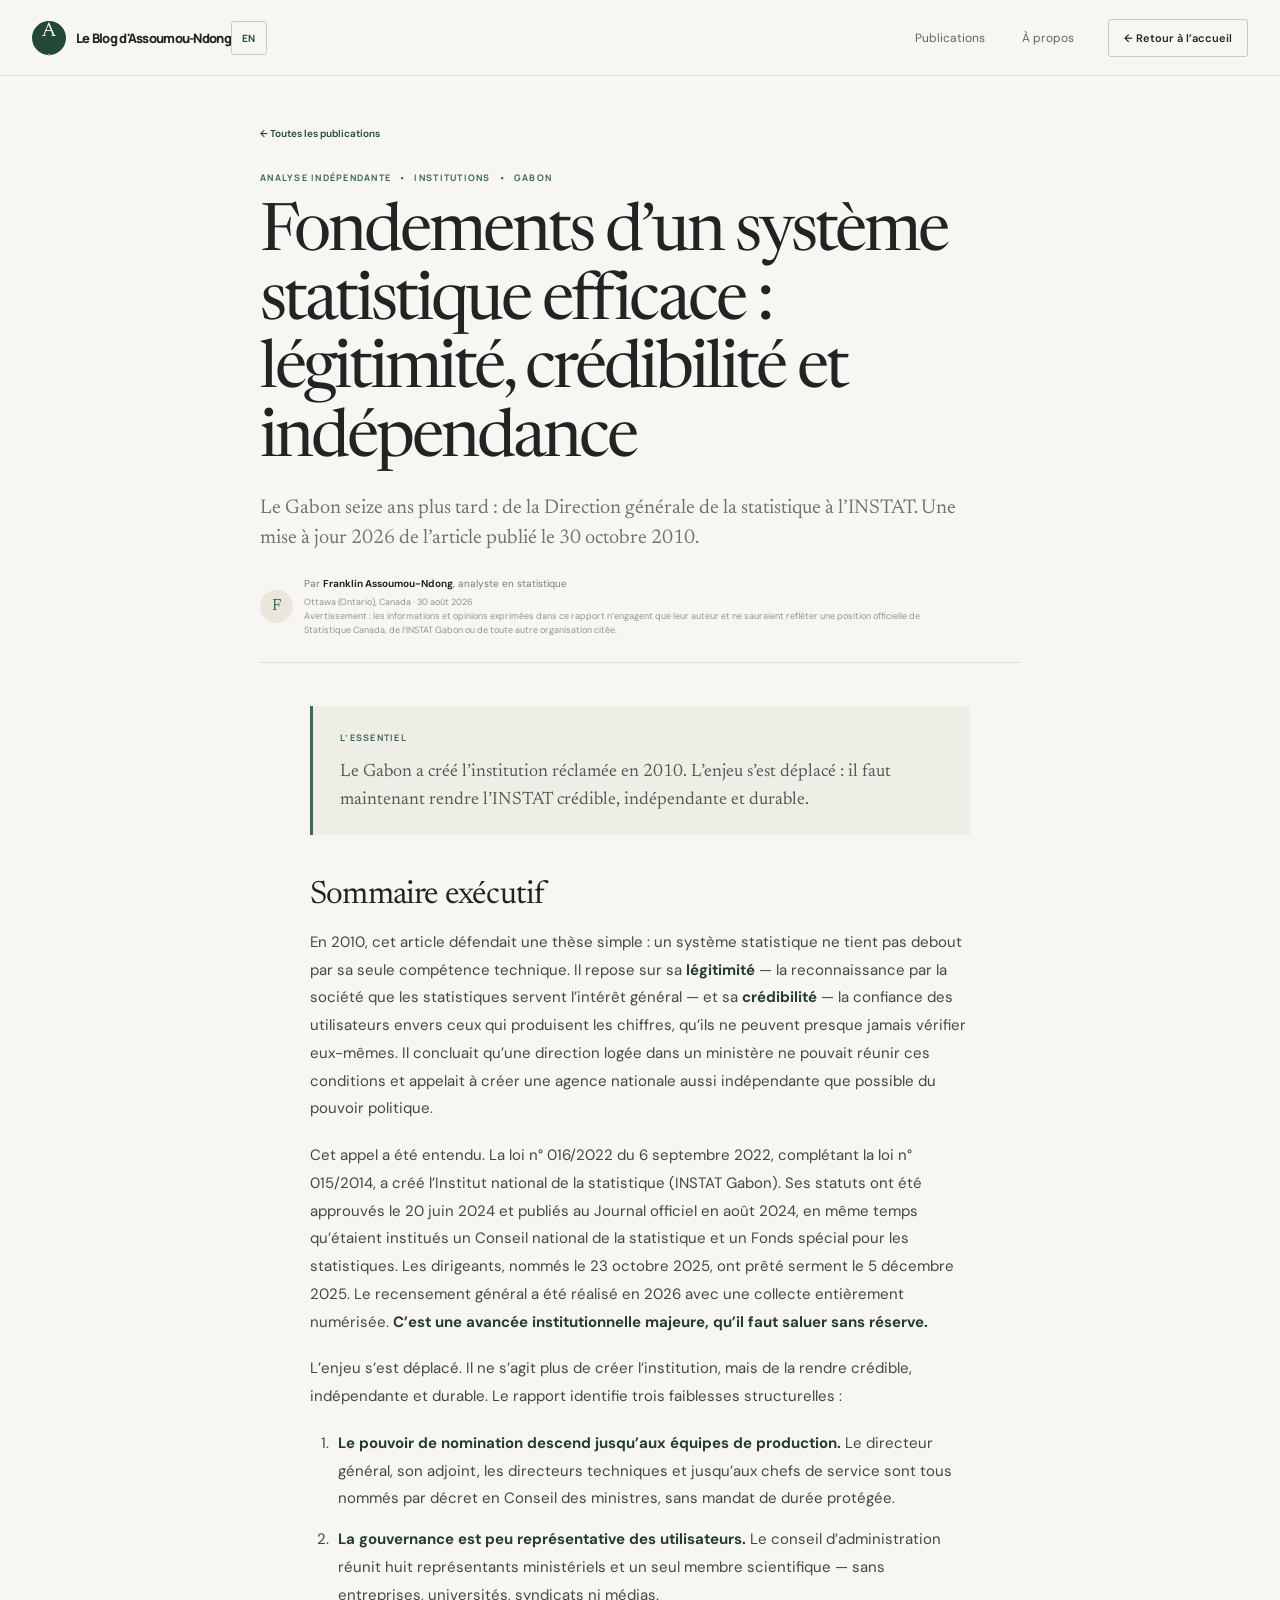
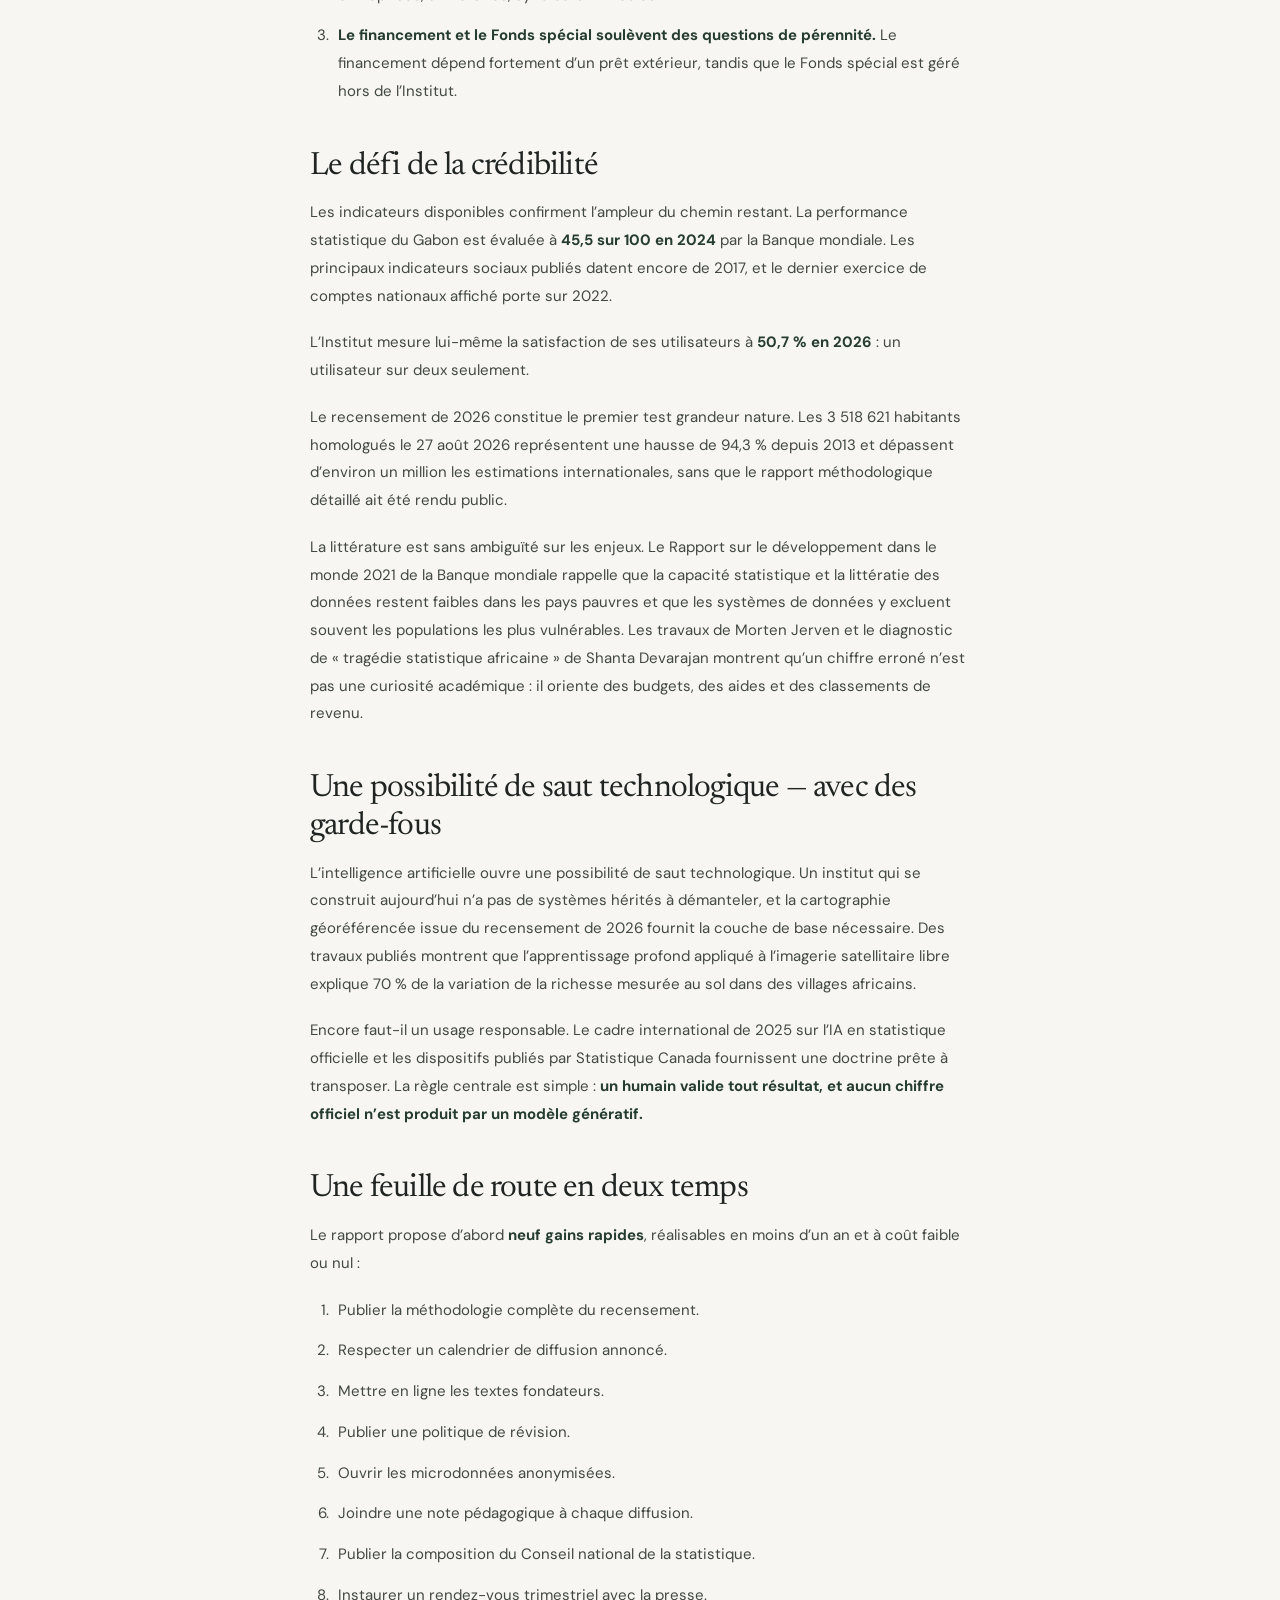
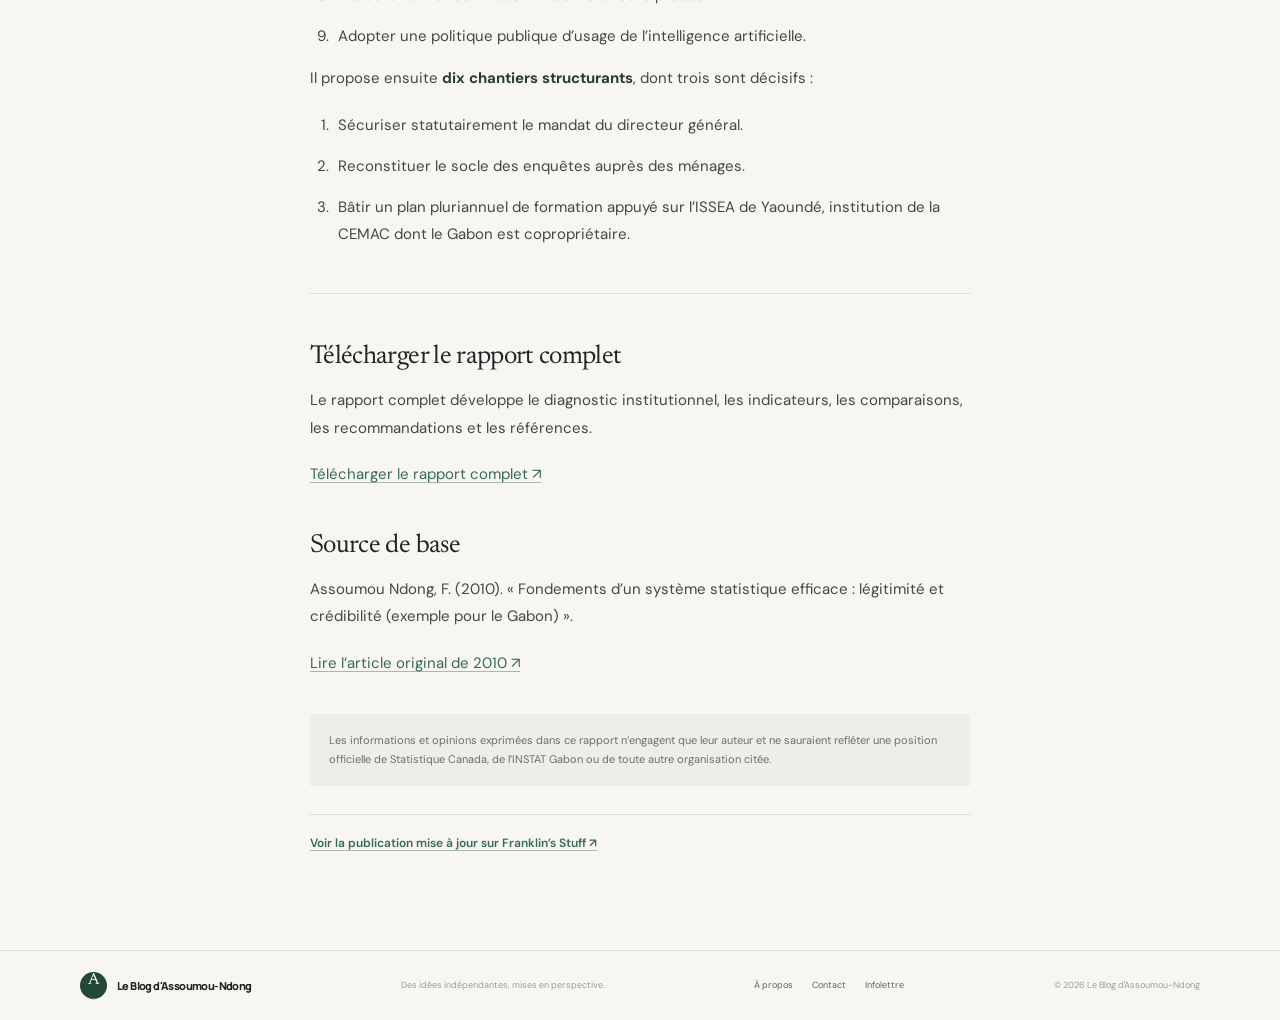
<file: article-systeme-statistique.html>
<!doctype html>
<html lang="fr-CA">
  <head>
    <meta charset="utf-8">
    <meta name="viewport" content="width=device-width, initial-scale=1">
    <meta name="theme-color" content="#f7f6f2">
    <meta name="description" content="Seize ans après l’appel à une statistique indépendante, bilan de la création de l’INSTAT Gabon et propositions pour renforcer sa crédibilité et son indépendance.">
    <title>Fondements d’un système statistique efficace — Le Blog d'Assoumou-Ndong</title>
    <link rel="preconnect" href="https://fonts.googleapis.com">
    <link rel="preconnect" href="https://fonts.gstatic.com" crossorigin>
    <link href="https://fonts.googleapis.com/css2?family=DM+Sans:wght@400;500;600;700&family=Manrope:wght@400;500;600;700;800&family=Newsreader:opsz,wght@6..72,400;6..72,500;6..72,600&display=swap" rel="stylesheet">
    <link rel="stylesheet" href="styles.css">
    <script src="contact.js" defer></script>
  </head>
  <body>
    <a class="skip-link" href="#article-content">Passer au contenu</a>
    <header class="site-header"><div class="header-inner">
      <a class="wordmark" href="index.html?lang=fr" aria-label="Le Blog d'Assoumou-Ndong, accueil"><span class="wordmark-icon" aria-hidden="true">A<span>.</span></span><span class="wordmark-name">Le Blog d'Assoumou-Ndong</span></a>
      <a class="language-toggle" href="article-systeme-statistique-en.html" lang="en-CA" aria-label="Read this article in English">EN</a>
      <nav class="primary-nav article-nav" aria-label="Navigation principale"><a href="index.html?lang=fr#latest">Publications</a><a href="index.html?lang=fr#about">À propos</a></nav>
      <a class="header-cta" href="index.html?lang=fr">← Retour à l’accueil</a>
    </div></header>
    <main id="article-content" class="longform"><article>
      <header class="longform-header">
        <a class="back-link" href="index.html?lang=fr#latest">← Toutes les publications</a>
        <p class="eyebrow">Analyse indépendante <span aria-hidden="true">•</span> Institutions <span aria-hidden="true">•</span> Gabon</p>
        <h1>Fondements d’un système statistique efficace : légitimité, crédibilité et indépendance</h1>
        <p class="longform-deck">Le Gabon seize ans plus tard : de la Direction générale de la statistique à l’INSTAT. Une mise à jour 2026 de l’article publié le 30 octobre 2010.</p>
        <div class="longform-byline"><span class="author-avatar">F</span><span>Par <strong>Franklin Assoumou-Ndong</strong>, analyste en statistique<small>Ottawa (Ontario), Canada · 30 août 2026<br>Avertissement : les informations et opinions exprimées dans ce rapport n’engagent que leur auteur et ne sauraient refléter une position officielle de Statistique Canada, de l’INSTAT Gabon ou de toute autre organisation citée.</small></span></div>
        <div class="longform-rule"></div>
      </header>
      <div class="longform-body">
        <aside class="verdict" aria-label="L’essentiel">
          <p class="eyebrow">L’essentiel</p>
          <p>Le Gabon a créé l’institution réclamée en 2010. L’enjeu s’est déplacé : il faut maintenant rendre l’INSTAT crédible, indépendante et durable.</p>
        </aside>
        <h2>Sommaire exécutif</h2>
        <p>En 2010, cet article défendait une thèse simple : un système statistique ne tient pas debout par sa seule compétence technique. Il repose sur sa <strong>légitimité</strong> — la reconnaissance par la société que les statistiques servent l’intérêt général — et sa <strong>crédibilité</strong> — la confiance des utilisateurs envers ceux qui produisent les chiffres, qu’ils ne peuvent presque jamais vérifier eux-mêmes. Il concluait qu’une direction logée dans un ministère ne pouvait réunir ces conditions et appelait à créer une agence nationale aussi indépendante que possible du pouvoir politique.</p>
        <p>Cet appel a été entendu. La loi n° 016/2022 du 6 septembre 2022, complétant la loi n° 015/2014, a créé l’Institut national de la statistique (INSTAT Gabon). Ses statuts ont été approuvés le 20 juin 2024 et publiés au Journal officiel en août 2024, en même temps qu’étaient institués un Conseil national de la statistique et un Fonds spécial pour les statistiques. Les dirigeants, nommés le 23 octobre 2025, ont prêté serment le 5 décembre 2025. Le recensement général a été réalisé en 2026 avec une collecte entièrement numérisée. <strong>C’est une avancée institutionnelle majeure, qu’il faut saluer sans réserve.</strong></p>
        <p>L’enjeu s’est déplacé. Il ne s’agit plus de créer l’institution, mais de la rendre crédible, indépendante et durable. Le rapport identifie trois faiblesses structurelles :</p>
        <ol>
          <li><strong>Le pouvoir de nomination descend jusqu’aux équipes de production.</strong> Le directeur général, son adjoint, les directeurs techniques et jusqu’aux chefs de service sont tous nommés par décret en Conseil des ministres, sans mandat de durée protégée.</li>
          <li><strong>La gouvernance est peu représentative des utilisateurs.</strong> Le conseil d’administration réunit huit représentants ministériels et un seul membre scientifique — sans entreprises, universités, syndicats ni médias.</li>
          <li><strong>Le financement et le Fonds spécial soulèvent des questions de pérennité.</strong> Le financement dépend fortement d’un prêt extérieur, tandis que le Fonds spécial est géré hors de l’Institut.</li>
        </ol>

        <h2>Le défi de la crédibilité</h2>
        <p>Les indicateurs disponibles confirment l’ampleur du chemin restant. La performance statistique du Gabon est évaluée à <strong>45,5 sur 100 en 2024</strong> par la Banque mondiale. Les principaux indicateurs sociaux publiés datent encore de 2017, et le dernier exercice de comptes nationaux affiché porte sur 2022.</p>
        <p>L’Institut mesure lui-même la satisfaction de ses utilisateurs à <strong>50,7 % en 2026</strong> : un utilisateur sur deux seulement.</p>
        <p>Le recensement de 2026 constitue le premier test grandeur nature. Les 3 518 621 habitants homologués le 27 août 2026 représentent une hausse de 94,3 % depuis 2013 et dépassent d’environ un million les estimations internationales, sans que le rapport méthodologique détaillé ait été rendu public.</p>
        <p>La littérature est sans ambiguïté sur les enjeux. Le Rapport sur le développement dans le monde 2021 de la Banque mondiale rappelle que la capacité statistique et la littératie des données restent faibles dans les pays pauvres et que les systèmes de données y excluent souvent les populations les plus vulnérables. Les travaux de Morten Jerven et le diagnostic de « tragédie statistique africaine » de Shanta Devarajan montrent qu’un chiffre erroné n’est pas une curiosité académique : il oriente des budgets, des aides et des classements de revenu.</p>

        <h2>Une possibilité de saut technologique — avec des garde-fous</h2>
        <p>L’intelligence artificielle ouvre une possibilité de saut technologique. Un institut qui se construit aujourd’hui n’a pas de systèmes hérités à démanteler, et la cartographie géoréférencée issue du recensement de 2026 fournit la couche de base nécessaire. Des travaux publiés montrent que l’apprentissage profond appliqué à l’imagerie satellitaire libre explique 70 % de la variation de la richesse mesurée au sol dans des villages africains.</p>
        <p>Encore faut-il un usage responsable. Le cadre international de 2025 sur l’IA en statistique officielle et les dispositifs publiés par Statistique Canada fournissent une doctrine prête à transposer. La règle centrale est simple : <strong>un humain valide tout résultat, et aucun chiffre officiel n’est produit par un modèle génératif.</strong></p>

        <h2>Une feuille de route en deux temps</h2>
        <p>Le rapport propose d’abord <strong>neuf gains rapides</strong>, réalisables en moins d’un an et à coût faible ou nul :</p>
        <ol>
          <li>Publier la méthodologie complète du recensement.</li>
          <li>Respecter un calendrier de diffusion annoncé.</li>
          <li>Mettre en ligne les textes fondateurs.</li>
          <li>Publier une politique de révision.</li>
          <li>Ouvrir les microdonnées anonymisées.</li>
          <li>Joindre une note pédagogique à chaque diffusion.</li>
          <li>Publier la composition du Conseil national de la statistique.</li>
          <li>Instaurer un rendez-vous trimestriel avec la presse.</li>
          <li>Adopter une politique publique d’usage de l’intelligence artificielle.</li>
        </ol>
        <p>Il propose ensuite <strong>dix chantiers structurants</strong>, dont trois sont décisifs :</p>
        <ol>
          <li>Sécuriser statutairement le mandat du directeur général.</li>
          <li>Reconstituer le socle des enquêtes auprès des ménages.</li>
          <li>Bâtir un plan pluriannuel de formation appuyé sur l’ISSEA de Yaoundé, institution de la CEMAC dont le Gabon est copropriétaire.</li>
        </ol>

        <section class="article-sources" aria-labelledby="report-title">
          <h2 id="report-title">Télécharger le rapport complet</h2>
          <p>Le rapport complet développe le diagnostic institutionnel, les indicateurs, les comparaisons, les recommandations et les références.</p>
          <p><a href="https://drive.google.com/file/d/1uv8p8MHvQaEUHnGScYevW0AmJ_4hlm8N/view" target="_blank" rel="noopener noreferrer">Télécharger le rapport complet ↗</a></p>
          <h2>Source de base</h2>
          <p>Assoumou Ndong, F. (2010). « Fondements d’un système statistique efficace : légitimité et crédibilité (exemple pour le Gabon) ».</p>
          <p><a href="https://franklinstuff.blogspot.com/2010/11/fondements-dun-systeme-statistique.html" target="_blank" rel="noopener noreferrer">Lire l’article original de 2010 ↗</a></p>
        </section>
        <p class="article-disclaimer">Les informations et opinions exprimées dans ce rapport n’engagent que leur auteur et ne sauraient refléter une position officielle de Statistique Canada, de l’INSTAT Gabon ou de toute autre organisation citée.</p>
        <p class="original-link"><a href="https://franklinstuff.blogspot.com/2026/09/gabon-fondements-dun-systeme.html" target="_blank" rel="noopener noreferrer">Voir la publication mise à jour sur Franklin’s Stuff ↗</a></p>
      </div>
    </article></main>
    <footer class="site-footer"><div class="footer-inner section-wrap"><a class="wordmark footer-wordmark" href="index.html?lang=fr" aria-label="Le Blog d'Assoumou-Ndong, accueil"><span class="wordmark-icon">A<span>.</span></span><span class="wordmark-name">Le Blog d'Assoumou-Ndong</span></a><span class="footer-note">Des idées indépendantes, mises en perspective.</span><div class="footer-links"><a href="index.html?lang=fr#about">À propos</a><a href="#contact" data-contact-link>Contact</a><a href="index.html?lang=fr#newsletter">Infolettre</a></div><span class="copyright">© 2026 Le Blog d'Assoumou-Ndong</span></div></footer>
  </body>
</html>
</file>
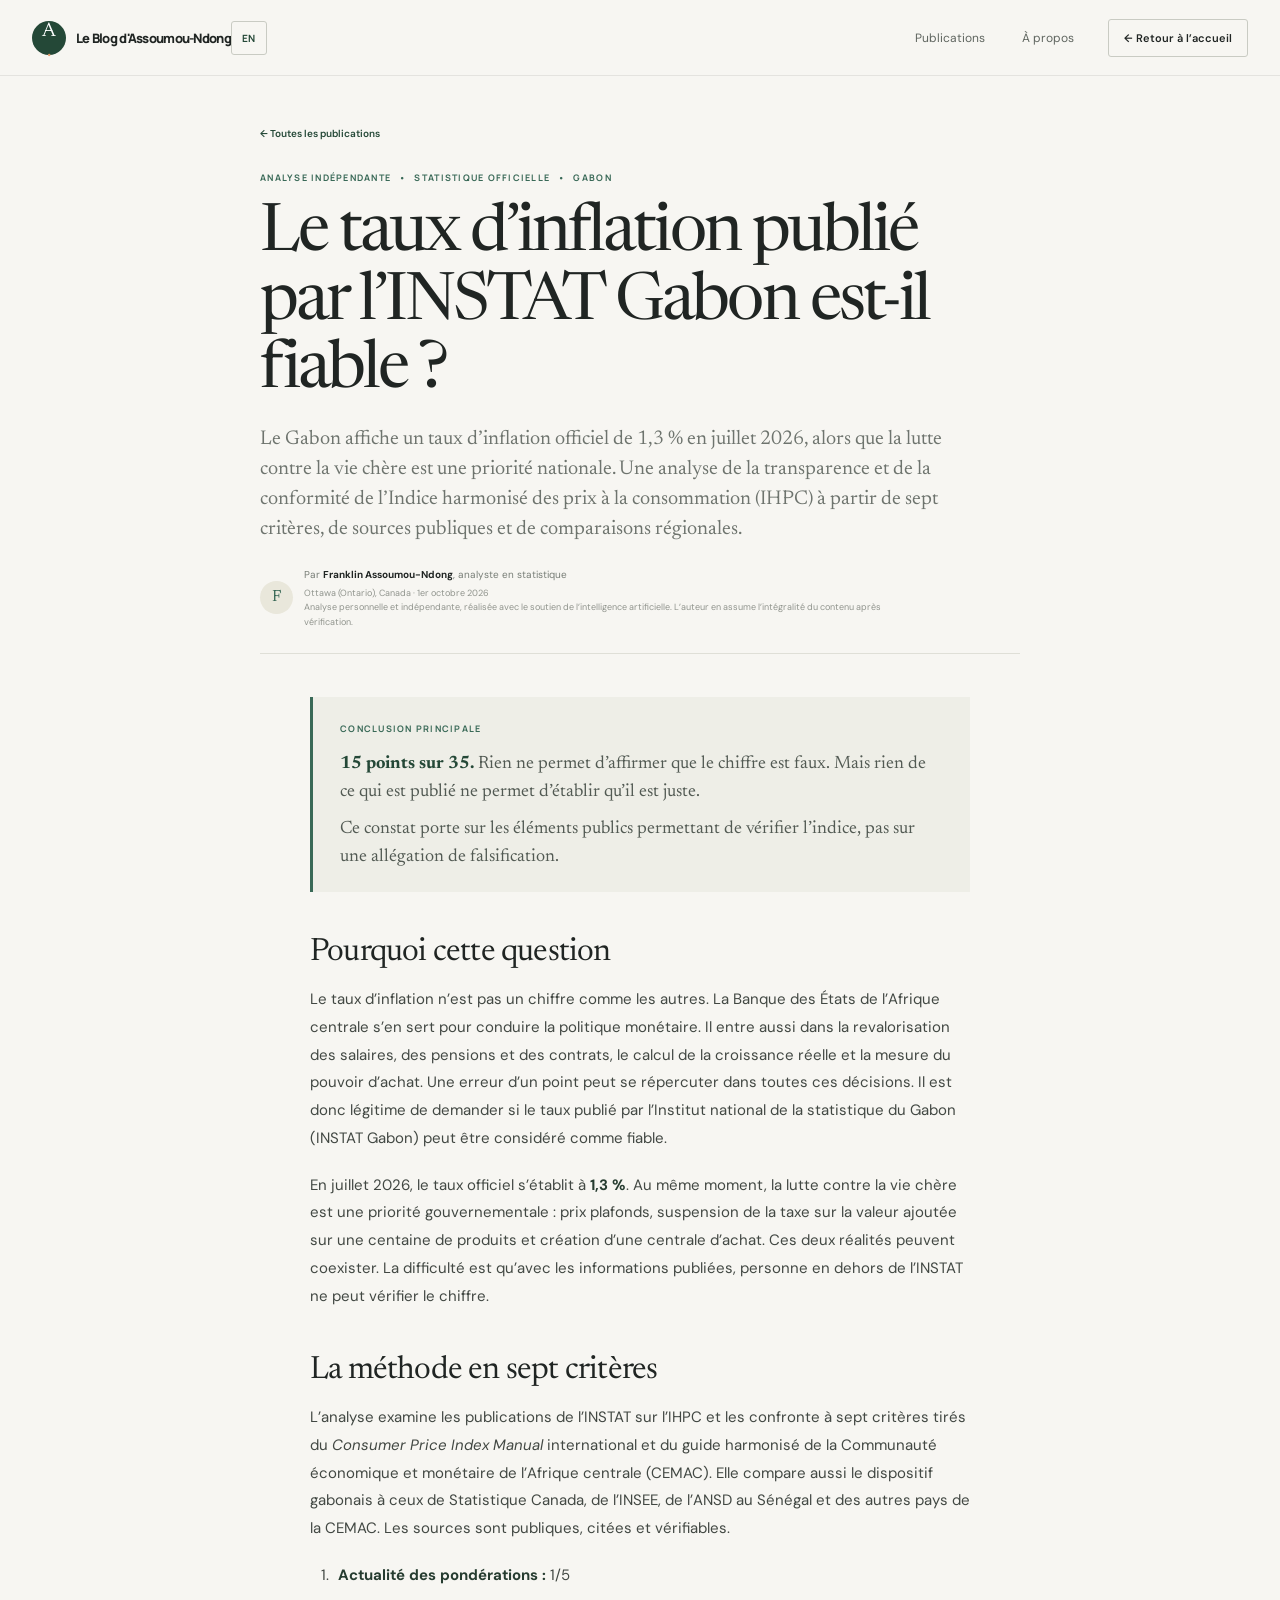
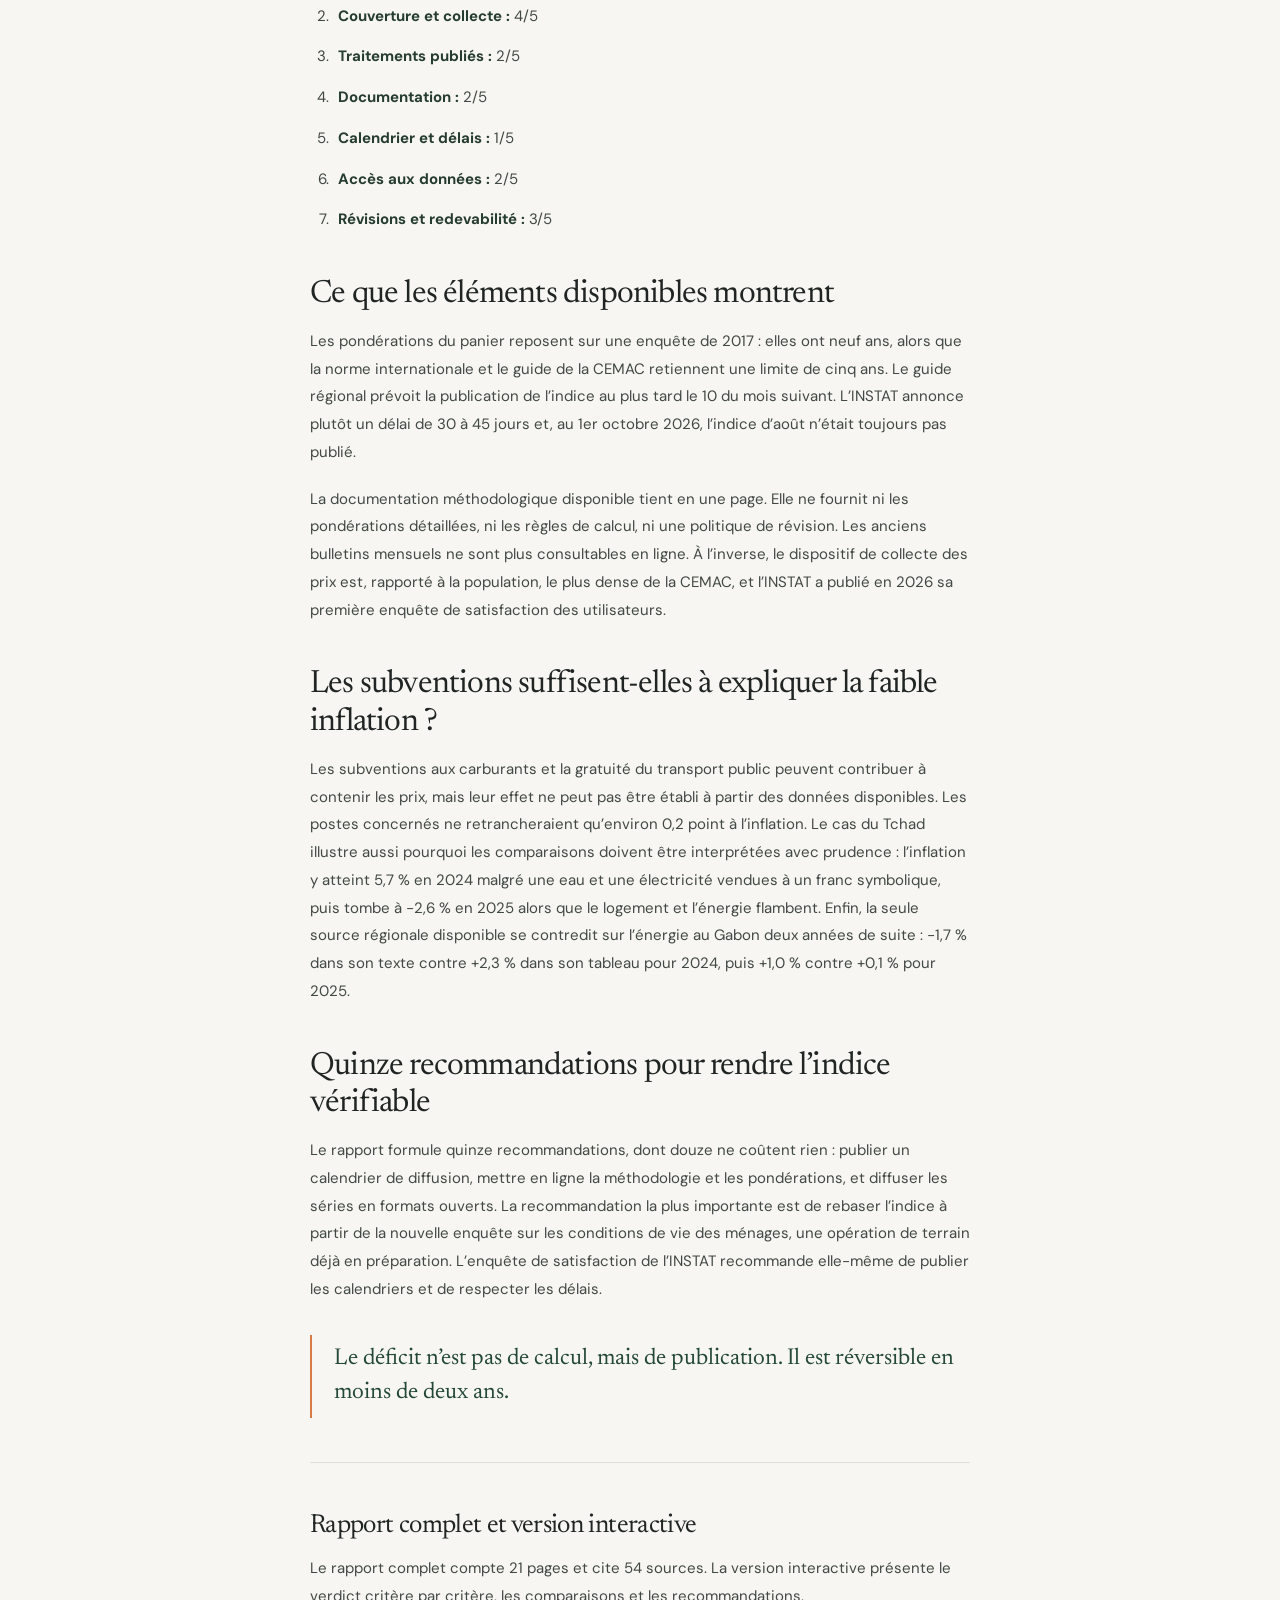
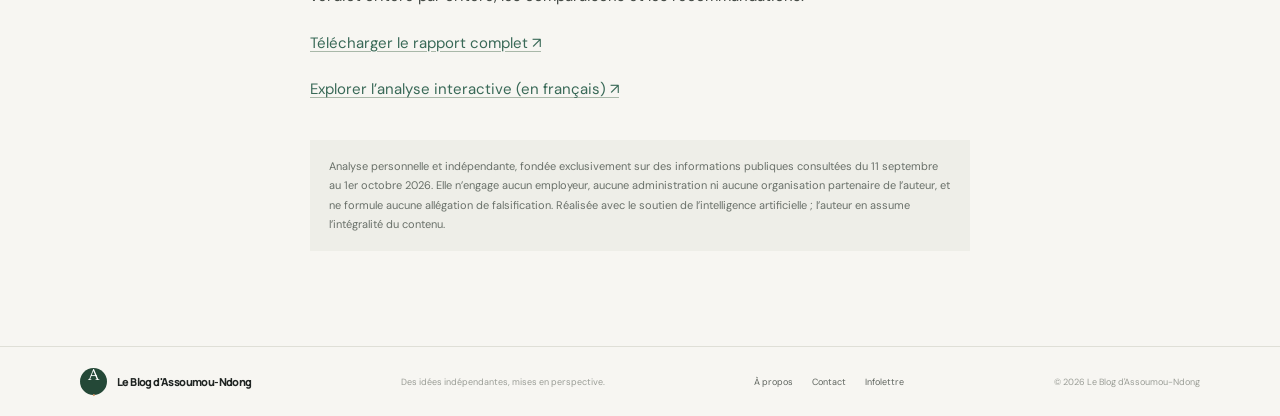
<file: Fiabilite_taux_inflation_INSTAT_Gabon.html>
<!doctype html>
<html lang="fr-CA">
  <head>
    <meta charset="utf-8">
    <meta name="viewport" content="width=device-width, initial-scale=1">
    <meta name="theme-color" content="#f7f6f2">
    <meta name="description" content="Le Gabon affiche 1,3 % d’inflation, mais la vie chère est une priorité nationale. Le taux publié par l’INSTAT est-il fiable ? Analyse en sept critères.">
    <title>Le taux d’inflation publié par l’INSTAT Gabon est-il fiable ? — Le Blog d'Assoumou-Ndong</title>
    <link rel="preconnect" href="https://fonts.googleapis.com">
    <link rel="preconnect" href="https://fonts.gstatic.com" crossorigin>
    <link href="https://fonts.googleapis.com/css2?family=DM+Sans:wght@400;500;600;700&family=Manrope:wght@400;500;600;700;800&family=Newsreader:opsz,wght@6..72,400;6..72,500;6..72,600&display=swap" rel="stylesheet">
    <link rel="stylesheet" href="styles.css">
    <script src="contact.js" defer></script>
  </head>
  <body>
    <a class="skip-link" href="#article-content">Passer au contenu</a>
    <header class="site-header"><div class="header-inner">
      <a class="wordmark" href="index.html?lang=fr" aria-label="Le Blog d'Assoumou-Ndong, accueil"><span class="wordmark-icon" aria-hidden="true">A<span>.</span></span><span class="wordmark-name">Le Blog d'Assoumou-Ndong</span></a>
      <a class="language-toggle" href="Fiabilite_taux_inflation_INSTAT_Gabon_en.html" lang="en-CA" aria-label="Read this article in English">EN</a>
      <nav class="primary-nav article-nav" aria-label="Navigation principale"><a href="index.html?lang=fr#latest">Publications</a><a href="index.html?lang=fr#about">À propos</a></nav>
      <a class="header-cta" href="index.html?lang=fr">← Retour à l’accueil</a>
    </div></header>
    <main id="article-content" class="longform"><article>
      <header class="longform-header">
        <a class="back-link" href="index.html?lang=fr#latest">← Toutes les publications</a>
        <p class="eyebrow">Analyse indépendante <span aria-hidden="true">•</span> Statistique officielle <span aria-hidden="true">•</span> Gabon</p>
        <h1>Le taux d’inflation publié par l’INSTAT Gabon est-il fiable ?</h1>
        <p class="longform-deck">Le Gabon affiche un taux d’inflation officiel de 1,3 % en juillet 2026, alors que la lutte contre la vie chère est une priorité nationale. Une analyse de la transparence et de la conformité de l’Indice harmonisé des prix à la consommation (IHPC) à partir de sept critères, de sources publiques et de comparaisons régionales.</p>
        <div class="longform-byline"><span class="author-avatar">F</span><span>Par <strong>Franklin Assoumou-Ndong</strong>, analyste en statistique<small>Ottawa (Ontario), Canada · 1er octobre 2026<br>Analyse personnelle et indépendante, réalisée avec le soutien de l’intelligence artificielle. L’auteur en assume l’intégralité du contenu après vérification.</small></span></div>
        <div class="longform-rule"></div>
      </header>
      <div class="longform-body">
        <aside class="verdict" aria-label="Conclusion principale">
          <p class="eyebrow">Conclusion principale</p>
          <p><strong>15 points sur 35.</strong> Rien ne permet d’affirmer que le chiffre est faux. Mais rien de ce qui est publié ne permet d’établir qu’il est juste.</p>
          <p>Ce constat porte sur les éléments publics permettant de vérifier l’indice, pas sur une allégation de falsification.</p>
        </aside>

        <h2>Pourquoi cette question</h2>
        <p>Le taux d’inflation n’est pas un chiffre comme les autres. La Banque des États de l’Afrique centrale s’en sert pour conduire la politique monétaire. Il entre aussi dans la revalorisation des salaires, des pensions et des contrats, le calcul de la croissance réelle et la mesure du pouvoir d’achat. Une erreur d’un point peut se répercuter dans toutes ces décisions. Il est donc légitime de demander si le taux publié par l’Institut national de la statistique du Gabon (INSTAT Gabon) peut être considéré comme fiable.</p>
        <p>En juillet 2026, le taux officiel s’établit à <strong>1,3 %</strong>. Au même moment, la lutte contre la vie chère est une priorité gouvernementale : prix plafonds, suspension de la taxe sur la valeur ajoutée sur une centaine de produits et création d’une centrale d’achat. Ces deux réalités peuvent coexister. La difficulté est qu’avec les informations publiées, personne en dehors de l’INSTAT ne peut vérifier le chiffre.</p>

        <h2>La méthode en sept critères</h2>
        <p>L’analyse examine les publications de l’INSTAT sur l’IHPC et les confronte à sept critères tirés du <em>Consumer Price Index Manual</em> international et du guide harmonisé de la Communauté économique et monétaire de l’Afrique centrale (CEMAC). Elle compare aussi le dispositif gabonais à ceux de Statistique Canada, de l’INSEE, de l’ANSD au Sénégal et des autres pays de la CEMAC. Les sources sont publiques, citées et vérifiables.</p>
        <ol>
          <li><strong>Actualité des pondérations :</strong> 1/5</li>
          <li><strong>Couverture et collecte :</strong> 4/5</li>
          <li><strong>Traitements publiés :</strong> 2/5</li>
          <li><strong>Documentation :</strong> 2/5</li>
          <li><strong>Calendrier et délais :</strong> 1/5</li>
          <li><strong>Accès aux données :</strong> 2/5</li>
          <li><strong>Révisions et redevabilité :</strong> 3/5</li>
        </ol>

        <h2>Ce que les éléments disponibles montrent</h2>
        <p>Les pondérations du panier reposent sur une enquête de 2017 : elles ont neuf ans, alors que la norme internationale et le guide de la CEMAC retiennent une limite de cinq ans. Le guide régional prévoit la publication de l’indice au plus tard le 10 du mois suivant. L’INSTAT annonce plutôt un délai de 30 à 45 jours et, au 1er octobre 2026, l’indice d’août n’était toujours pas publié.</p>
        <p>La documentation méthodologique disponible tient en une page. Elle ne fournit ni les pondérations détaillées, ni les règles de calcul, ni une politique de révision. Les anciens bulletins mensuels ne sont plus consultables en ligne. À l’inverse, le dispositif de collecte des prix est, rapporté à la population, le plus dense de la CEMAC, et l’INSTAT a publié en 2026 sa première enquête de satisfaction des utilisateurs.</p>

        <h2>Les subventions suffisent-elles à expliquer la faible inflation ?</h2>
        <p>Les subventions aux carburants et la gratuité du transport public peuvent contribuer à contenir les prix, mais leur effet ne peut pas être établi à partir des données disponibles. Les postes concernés ne retrancheraient qu’environ 0,2 point à l’inflation. Le cas du Tchad illustre aussi pourquoi les comparaisons doivent être interprétées avec prudence : l’inflation y atteint 5,7 % en 2024 malgré une eau et une électricité vendues à un franc symbolique, puis tombe à −2,6 % en 2025 alors que le logement et l’énergie flambent. Enfin, la seule source régionale disponible se contredit sur l’énergie au Gabon deux années de suite : −1,7 % dans son texte contre +2,3 % dans son tableau pour 2024, puis +1,0 % contre +0,1 % pour 2025.</p>

        <h2>Quinze recommandations pour rendre l’indice vérifiable</h2>
        <p>Le rapport formule quinze recommandations, dont douze ne coûtent rien : publier un calendrier de diffusion, mettre en ligne la méthodologie et les pondérations, et diffuser les séries en formats ouverts. La recommandation la plus importante est de rebaser l’indice à partir de la nouvelle enquête sur les conditions de vie des ménages, une opération de terrain déjà en préparation. L’enquête de satisfaction de l’INSTAT recommande elle-même de publier les calendriers et de respecter les délais.</p>
        <blockquote>Le déficit n’est pas de calcul, mais de publication. Il est réversible en moins de deux ans.</blockquote>

        <section class="article-sources" aria-labelledby="report-title">
          <h2 id="report-title">Rapport complet et version interactive</h2>
          <p>Le rapport complet compte 21 pages et cite 54 sources. La version interactive présente le verdict critère par critère, les comparaisons et les recommandations.</p>
          <p><a href="https://drive.google.com/file/d/1oL68L53mZSGdIYwQjuRq-3D0sMq-v1Iq/view?usp=sharing" target="_blank" rel="noopener noreferrer">Télécharger le rapport complet ↗</a></p>
          <p><a href="inflation_instat_gabon_interactif.html">Explorer l’analyse interactive (en français) ↗</a></p>
        </section>
        <p class="article-disclaimer">Analyse personnelle et indépendante, fondée exclusivement sur des informations publiques consultées du 11 septembre au 1er octobre 2026. Elle n’engage aucun employeur, aucune administration ni aucune organisation partenaire de l’auteur, et ne formule aucune allégation de falsification. Réalisée avec le soutien de l’intelligence artificielle ; l’auteur en assume l’intégralité du contenu.</p>
      </div>
    </article></main>
    <footer class="site-footer"><div class="footer-inner section-wrap"><a class="wordmark footer-wordmark" href="index.html?lang=fr" aria-label="Le Blog d'Assoumou-Ndong, accueil"><span class="wordmark-icon">A<span>.</span></span><span class="wordmark-name">Le Blog d'Assoumou-Ndong</span></a><span class="footer-note">Des idées indépendantes, mises en perspective.</span><div class="footer-links"><a href="index.html?lang=fr#about">À propos</a><a href="#contact" data-contact-link>Contact</a><a href="index.html?lang=fr#newsletter">Infolettre</a></div><span class="copyright">© 2026 Le Blog d'Assoumou-Ndong</span></div></footer>
  </body>
</html>
</file>
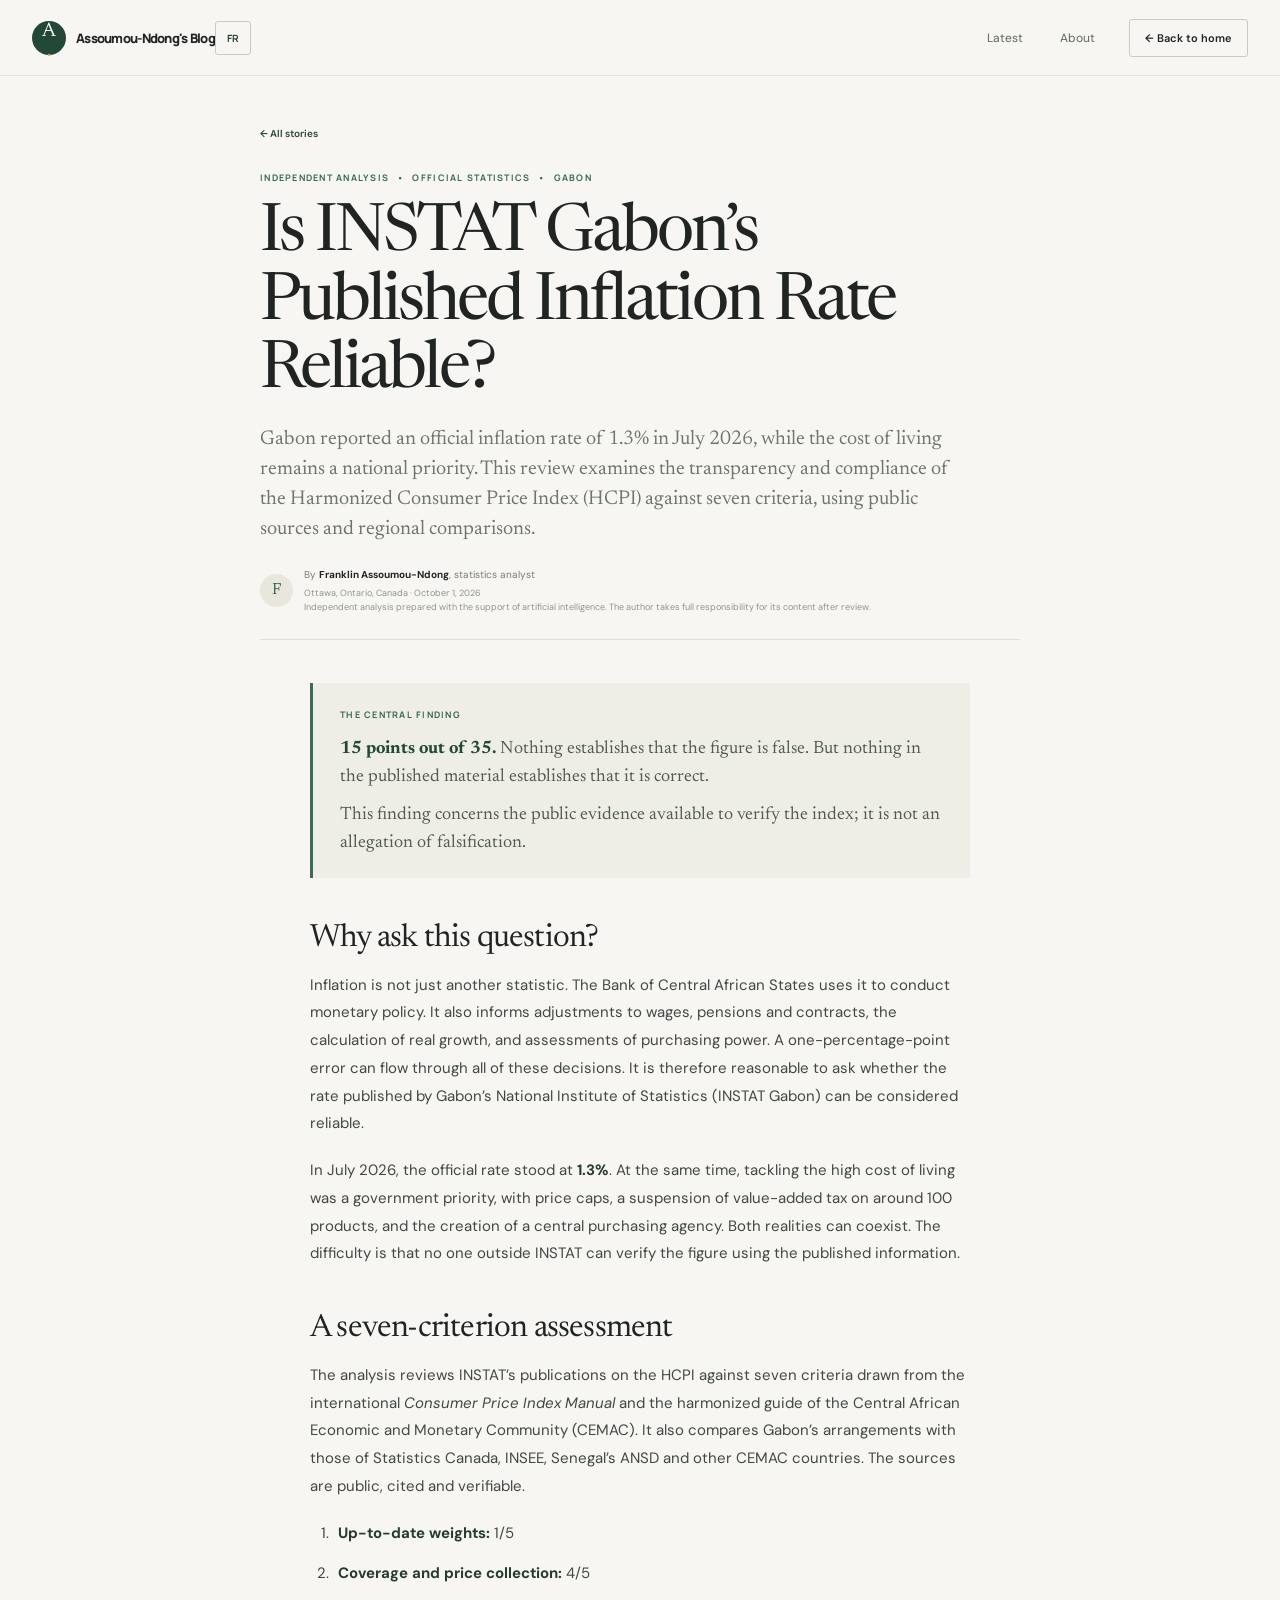
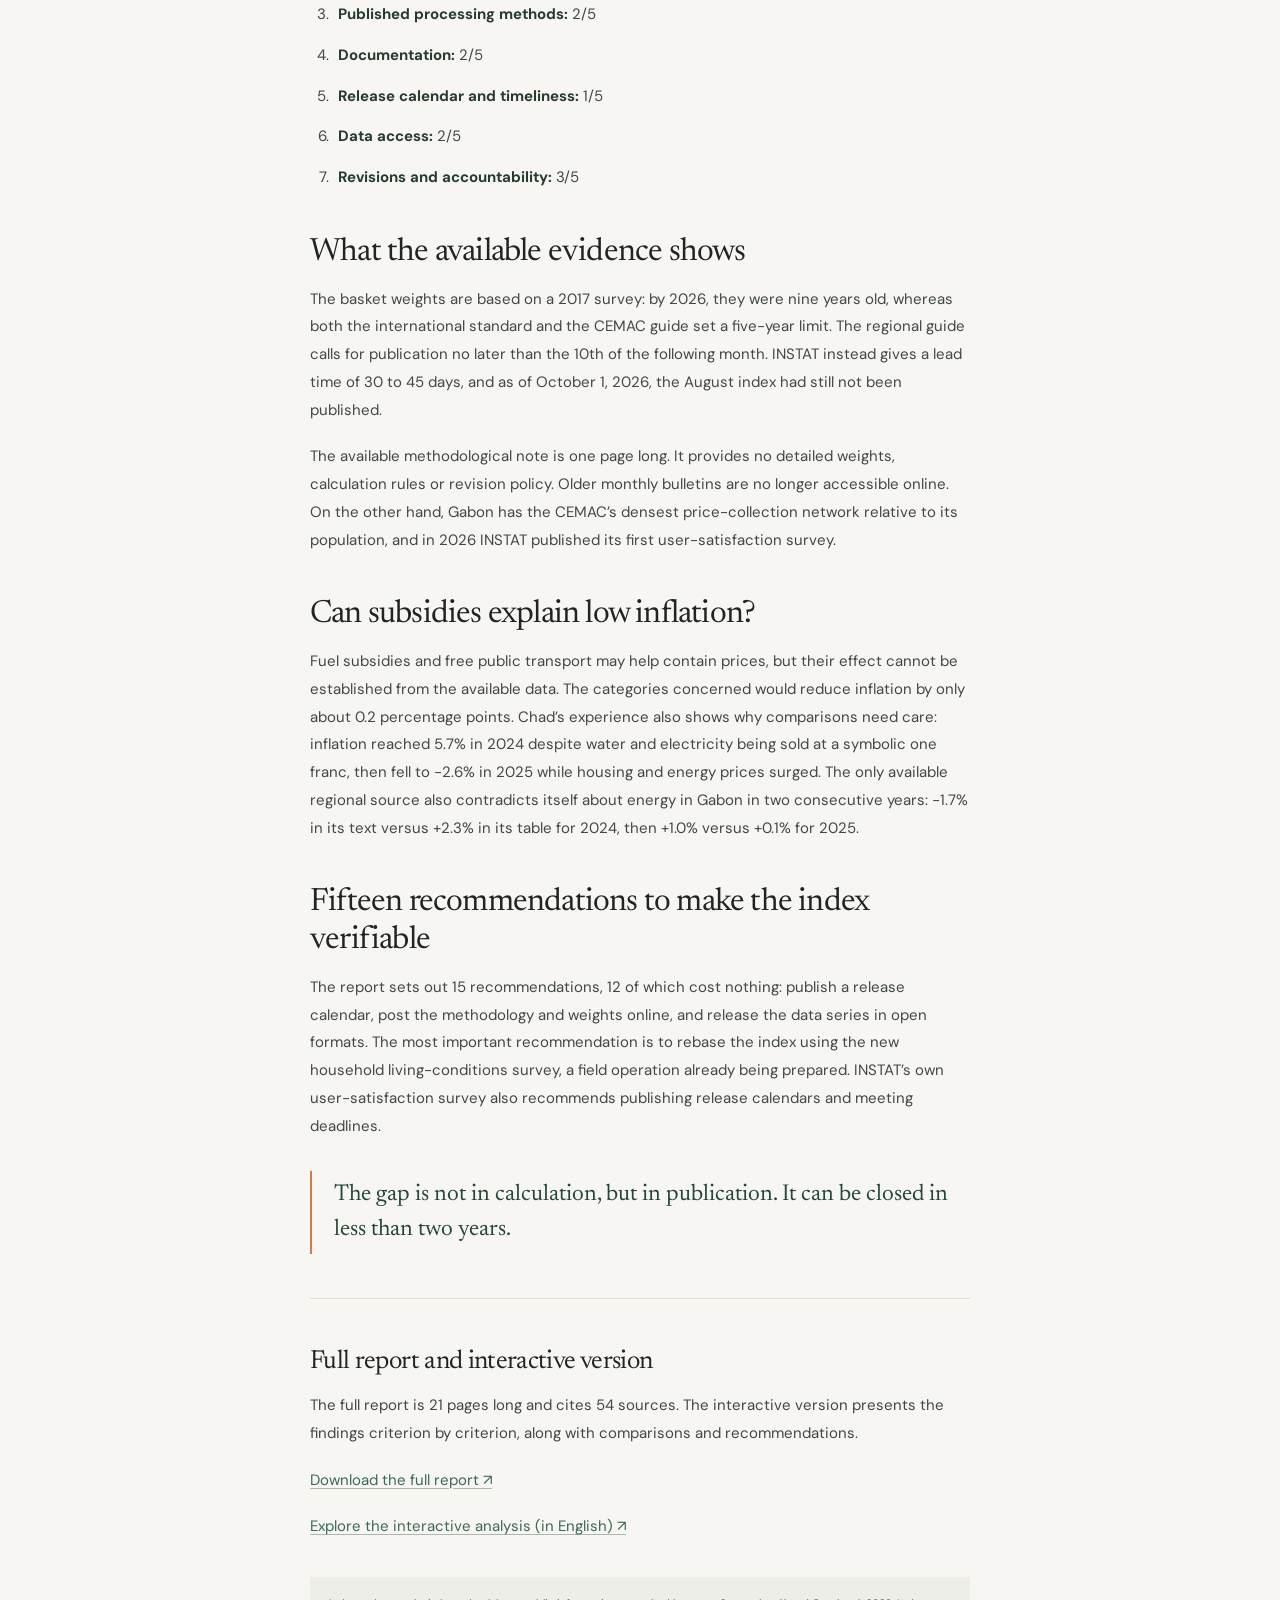
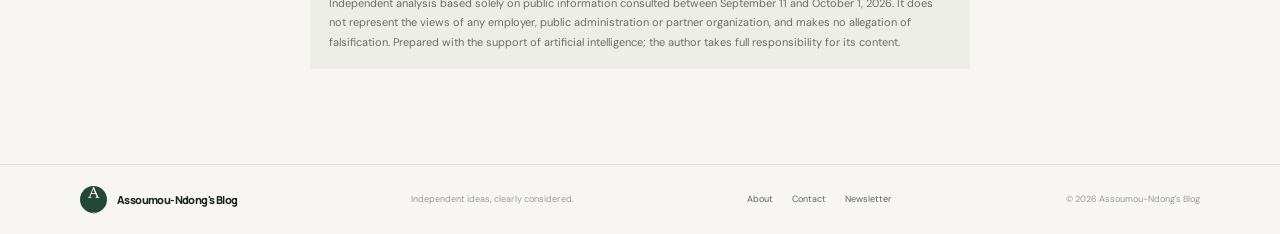
<file: Fiabilite_taux_inflation_INSTAT_Gabon_en.html>
<!doctype html>
<html lang="en-CA">
  <head>
    <meta charset="utf-8">
    <meta name="viewport" content="width=device-width, initial-scale=1">
    <meta name="theme-color" content="#f7f6f2">
    <meta name="description" content="Gabon reports 1.3% inflation, yet the cost of living is a national priority. Is INSTAT’s rate reliable? A seven-criterion review.">
    <title>Is INSTAT Gabon’s Published Inflation Rate Reliable? — Assoumou-Ndong's Blog</title>
    <link rel="preconnect" href="https://fonts.googleapis.com">
    <link rel="preconnect" href="https://fonts.gstatic.com" crossorigin>
    <link href="https://fonts.googleapis.com/css2?family=DM+Sans:wght@400;500;600;700&family=Manrope:wght@400;500;600;700;800&family=Newsreader:opsz,wght@6..72,400;6..72,500;6..72,600&display=swap" rel="stylesheet">
    <link rel="stylesheet" href="styles.css">
    <script src="contact.js" defer></script>
  </head>
  <body>
    <a class="skip-link" href="#article-content">Skip to content</a>
    <header class="site-header"><div class="header-inner">
      <a class="wordmark" href="index.html?lang=en" aria-label="Assoumou-Ndong's Blog home"><span class="wordmark-icon" aria-hidden="true">A<span>.</span></span><span class="wordmark-name">Assoumou-Ndong's Blog</span></a>
      <a class="language-toggle" href="Fiabilite_taux_inflation_INSTAT_Gabon.html" lang="fr-CA" aria-label="Lire cet article en français">FR</a>
      <nav class="primary-nav article-nav" aria-label="Main navigation"><a href="index.html?lang=en#latest">Latest</a><a href="index.html?lang=en#about">About</a></nav>
      <a class="header-cta" href="index.html?lang=en">← Back to home</a>
    </div></header>
    <main id="article-content" class="longform"><article>
      <header class="longform-header">
        <a class="back-link" href="index.html?lang=en#latest">← All stories</a>
        <p class="eyebrow">Independent analysis <span aria-hidden="true">•</span> Official statistics <span aria-hidden="true">•</span> Gabon</p>
        <h1>Is INSTAT Gabon’s Published Inflation Rate Reliable?</h1>
        <p class="longform-deck">Gabon reported an official inflation rate of 1.3% in July 2026, while the cost of living remains a national priority. This review examines the transparency and compliance of the Harmonized Consumer Price Index (HCPI) against seven criteria, using public sources and regional comparisons.</p>
        <div class="longform-byline"><span class="author-avatar">F</span><span>By <strong>Franklin Assoumou-Ndong</strong>, statistics analyst<small>Ottawa, Ontario, Canada · October 1, 2026<br>Independent analysis prepared with the support of artificial intelligence. The author takes full responsibility for its content after review.</small></span></div>
        <div class="longform-rule"></div>
      </header>
      <div class="longform-body">
        <aside class="verdict" aria-label="The central finding">
          <p class="eyebrow">The central finding</p>
          <p><strong>15 points out of 35.</strong> Nothing establishes that the figure is false. But nothing in the published material establishes that it is correct.</p>
          <p>This finding concerns the public evidence available to verify the index; it is not an allegation of falsification.</p>
        </aside>

        <h2>Why ask this question?</h2>
        <p>Inflation is not just another statistic. The Bank of Central African States uses it to conduct monetary policy. It also informs adjustments to wages, pensions and contracts, the calculation of real growth, and assessments of purchasing power. A one-percentage-point error can flow through all of these decisions. It is therefore reasonable to ask whether the rate published by Gabon’s National Institute of Statistics (INSTAT Gabon) can be considered reliable.</p>
        <p>In July 2026, the official rate stood at <strong>1.3%</strong>. At the same time, tackling the high cost of living was a government priority, with price caps, a suspension of value-added tax on around 100 products, and the creation of a central purchasing agency. Both realities can coexist. The difficulty is that no one outside INSTAT can verify the figure using the published information.</p>

        <h2>A seven-criterion assessment</h2>
        <p>The analysis reviews INSTAT’s publications on the HCPI against seven criteria drawn from the international <em>Consumer Price Index Manual</em> and the harmonized guide of the Central African Economic and Monetary Community (CEMAC). It also compares Gabon’s arrangements with those of Statistics Canada, INSEE, Senegal’s ANSD and other CEMAC countries. The sources are public, cited and verifiable.</p>
        <ol>
          <li><strong>Up-to-date weights:</strong> 1/5</li>
          <li><strong>Coverage and price collection:</strong> 4/5</li>
          <li><strong>Published processing methods:</strong> 2/5</li>
          <li><strong>Documentation:</strong> 2/5</li>
          <li><strong>Release calendar and timeliness:</strong> 1/5</li>
          <li><strong>Data access:</strong> 2/5</li>
          <li><strong>Revisions and accountability:</strong> 3/5</li>
        </ol>

        <h2>What the available evidence shows</h2>
        <p>The basket weights are based on a 2017 survey: by 2026, they were nine years old, whereas both the international standard and the CEMAC guide set a five-year limit. The regional guide calls for publication no later than the 10th of the following month. INSTAT instead gives a lead time of 30 to 45 days, and as of October 1, 2026, the August index had still not been published.</p>
        <p>The available methodological note is one page long. It provides no detailed weights, calculation rules or revision policy. Older monthly bulletins are no longer accessible online. On the other hand, Gabon has the CEMAC’s densest price-collection network relative to its population, and in 2026 INSTAT published its first user-satisfaction survey.</p>

        <h2>Can subsidies explain low inflation?</h2>
        <p>Fuel subsidies and free public transport may help contain prices, but their effect cannot be established from the available data. The categories concerned would reduce inflation by only about 0.2 percentage points. Chad’s experience also shows why comparisons need care: inflation reached 5.7% in 2024 despite water and electricity being sold at a symbolic one franc, then fell to −2.6% in 2025 while housing and energy prices surged. The only available regional source also contradicts itself about energy in Gabon in two consecutive years: −1.7% in its text versus +2.3% in its table for 2024, then +1.0% versus +0.1% for 2025.</p>

        <h2>Fifteen recommendations to make the index verifiable</h2>
        <p>The report sets out 15 recommendations, 12 of which cost nothing: publish a release calendar, post the methodology and weights online, and release the data series in open formats. The most important recommendation is to rebase the index using the new household living-conditions survey, a field operation already being prepared. INSTAT’s own user-satisfaction survey also recommends publishing release calendars and meeting deadlines.</p>
        <blockquote>The gap is not in calculation, but in publication. It can be closed in less than two years.</blockquote>

        <section class="article-sources" aria-labelledby="report-title">
          <h2 id="report-title">Full report and interactive version</h2>
          <p>The full report is 21 pages long and cites 54 sources. The interactive version presents the findings criterion by criterion, along with comparisons and recommendations.</p>
          <p><a href="https://drive.google.com/file/d/1oL68L53mZSGdIYwQjuRq-3D0sMq-v1Iq/view?usp=sharing" target="_blank" rel="noopener noreferrer">Download the full report ↗</a></p>
          <p><a href="inflation_instat_gabon_interactif_en.html" lang="en-CA">Explore the interactive analysis (in English) ↗</a></p>
        </section>
        <p class="article-disclaimer">Independent analysis based solely on public information consulted between September 11 and October 1, 2026. It does not represent the views of any employer, public administration or partner organization, and makes no allegation of falsification. Prepared with the support of artificial intelligence; the author takes full responsibility for its content.</p>
      </div>
    </article></main>
    <footer class="site-footer"><div class="footer-inner section-wrap"><a class="wordmark footer-wordmark" href="index.html?lang=en" aria-label="Assoumou-Ndong's Blog home"><span class="wordmark-icon">A<span>.</span></span><span class="wordmark-name">Assoumou-Ndong's Blog</span></a><span class="footer-note">Independent ideas, clearly considered.</span><div class="footer-links"><a href="index.html?lang=en#about">About</a><a href="#contact" data-contact-link>Contact</a><a href="index.html?lang=en#newsletter">Newsletter</a></div><span class="copyright">© 2026 Assoumou-Ndong's Blog</span></div></footer>
  </body>
</html>
</file>
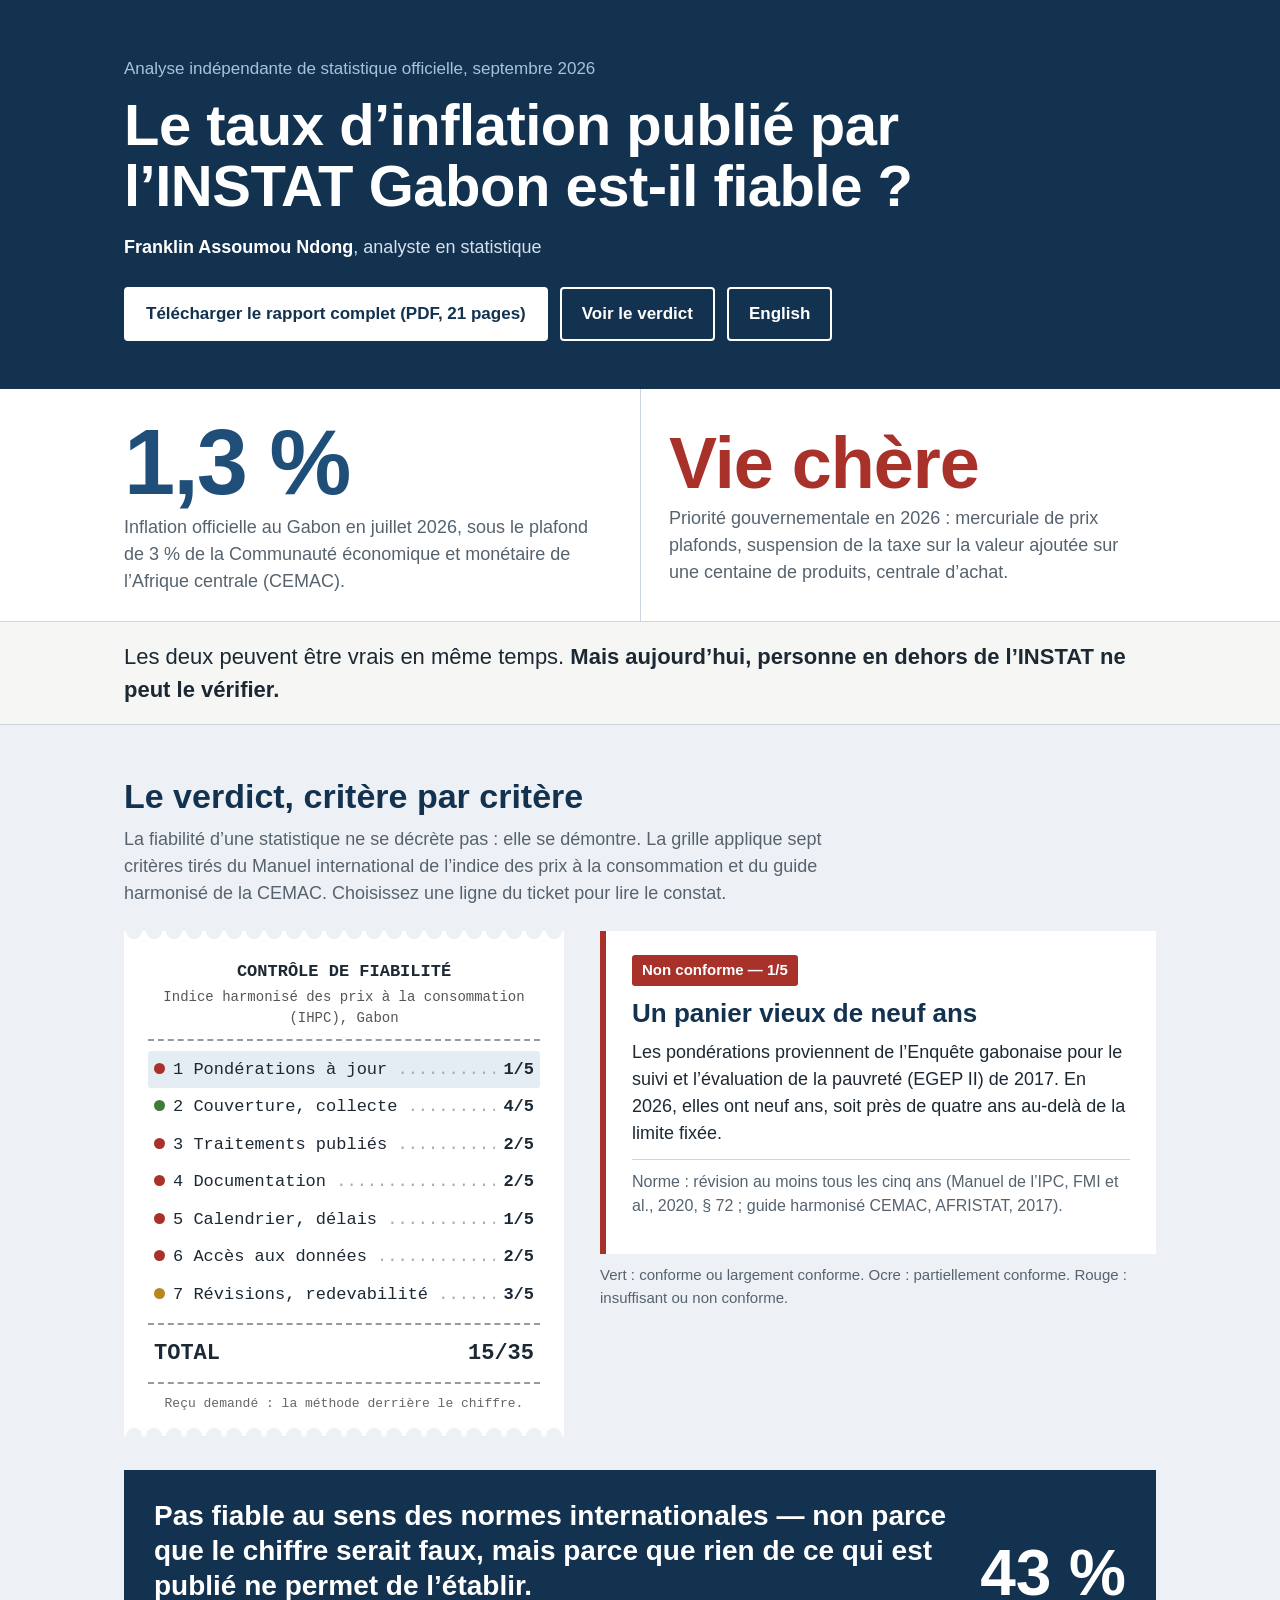
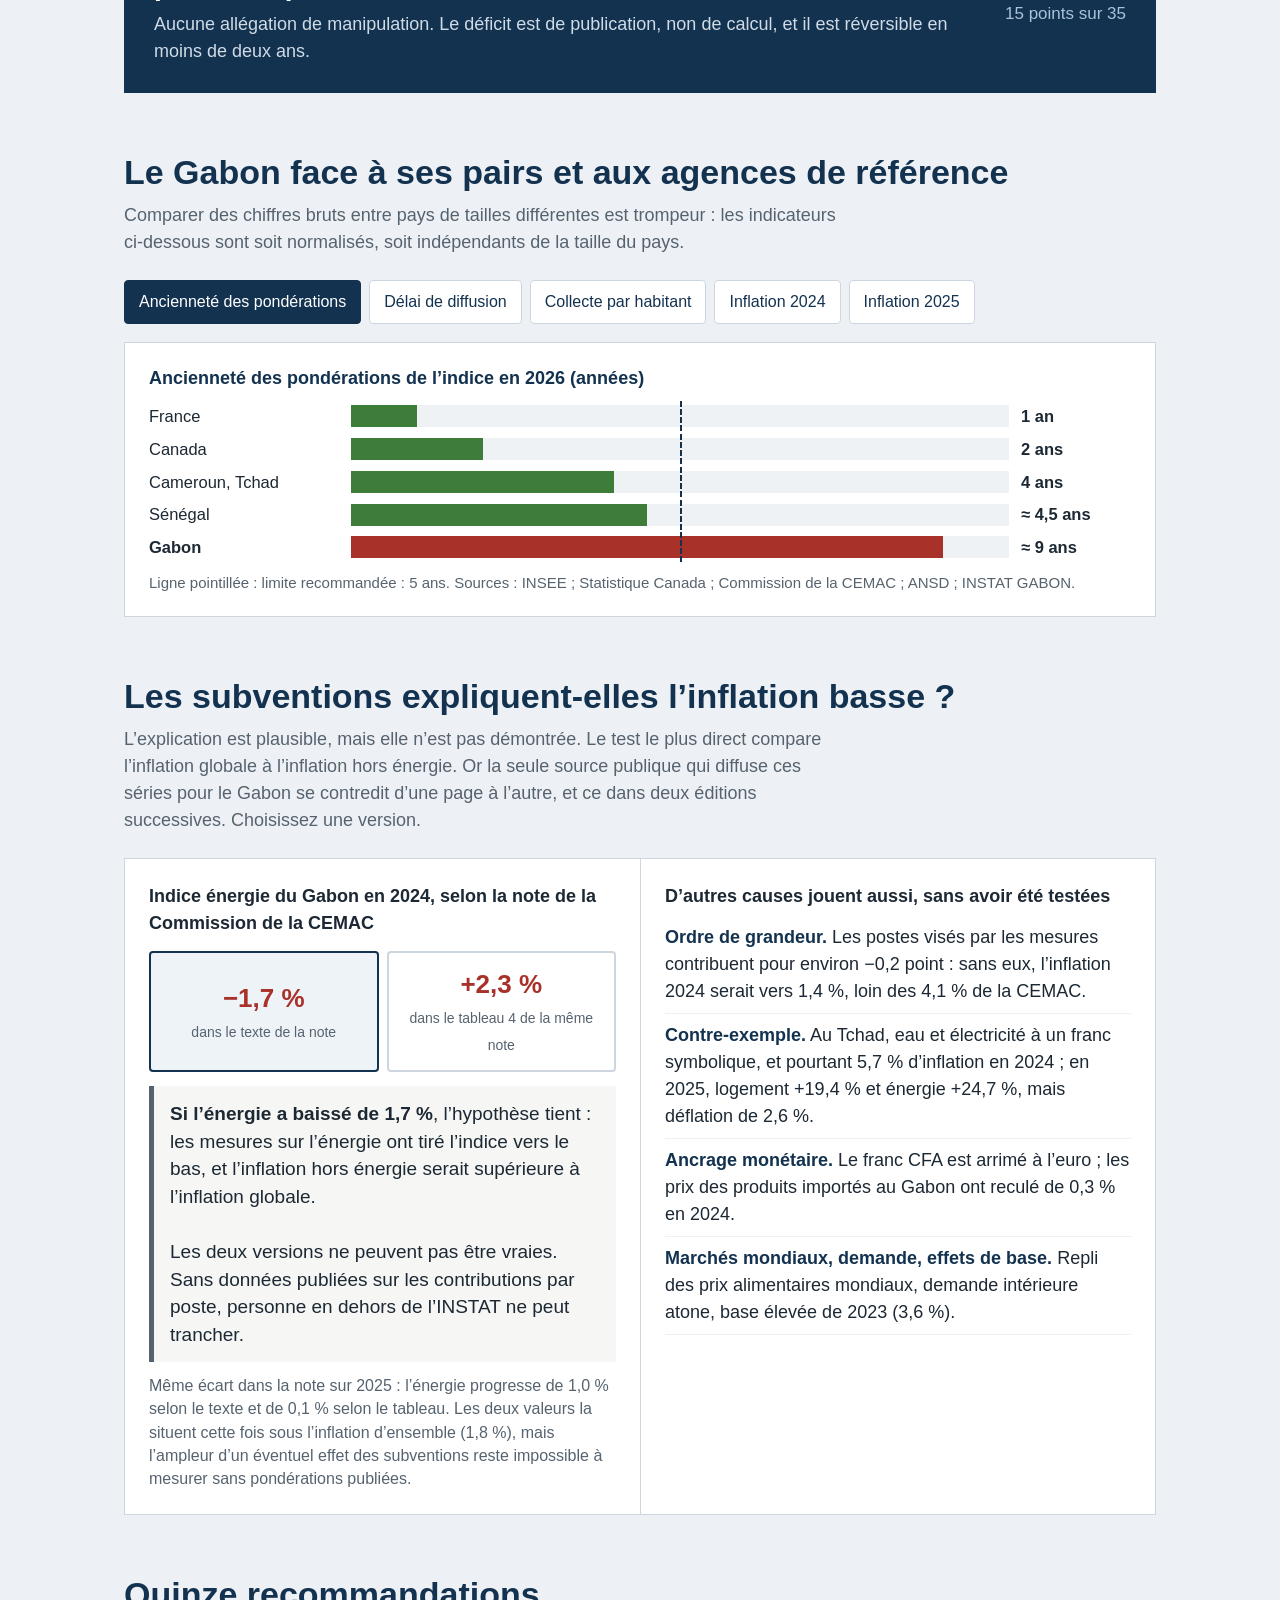
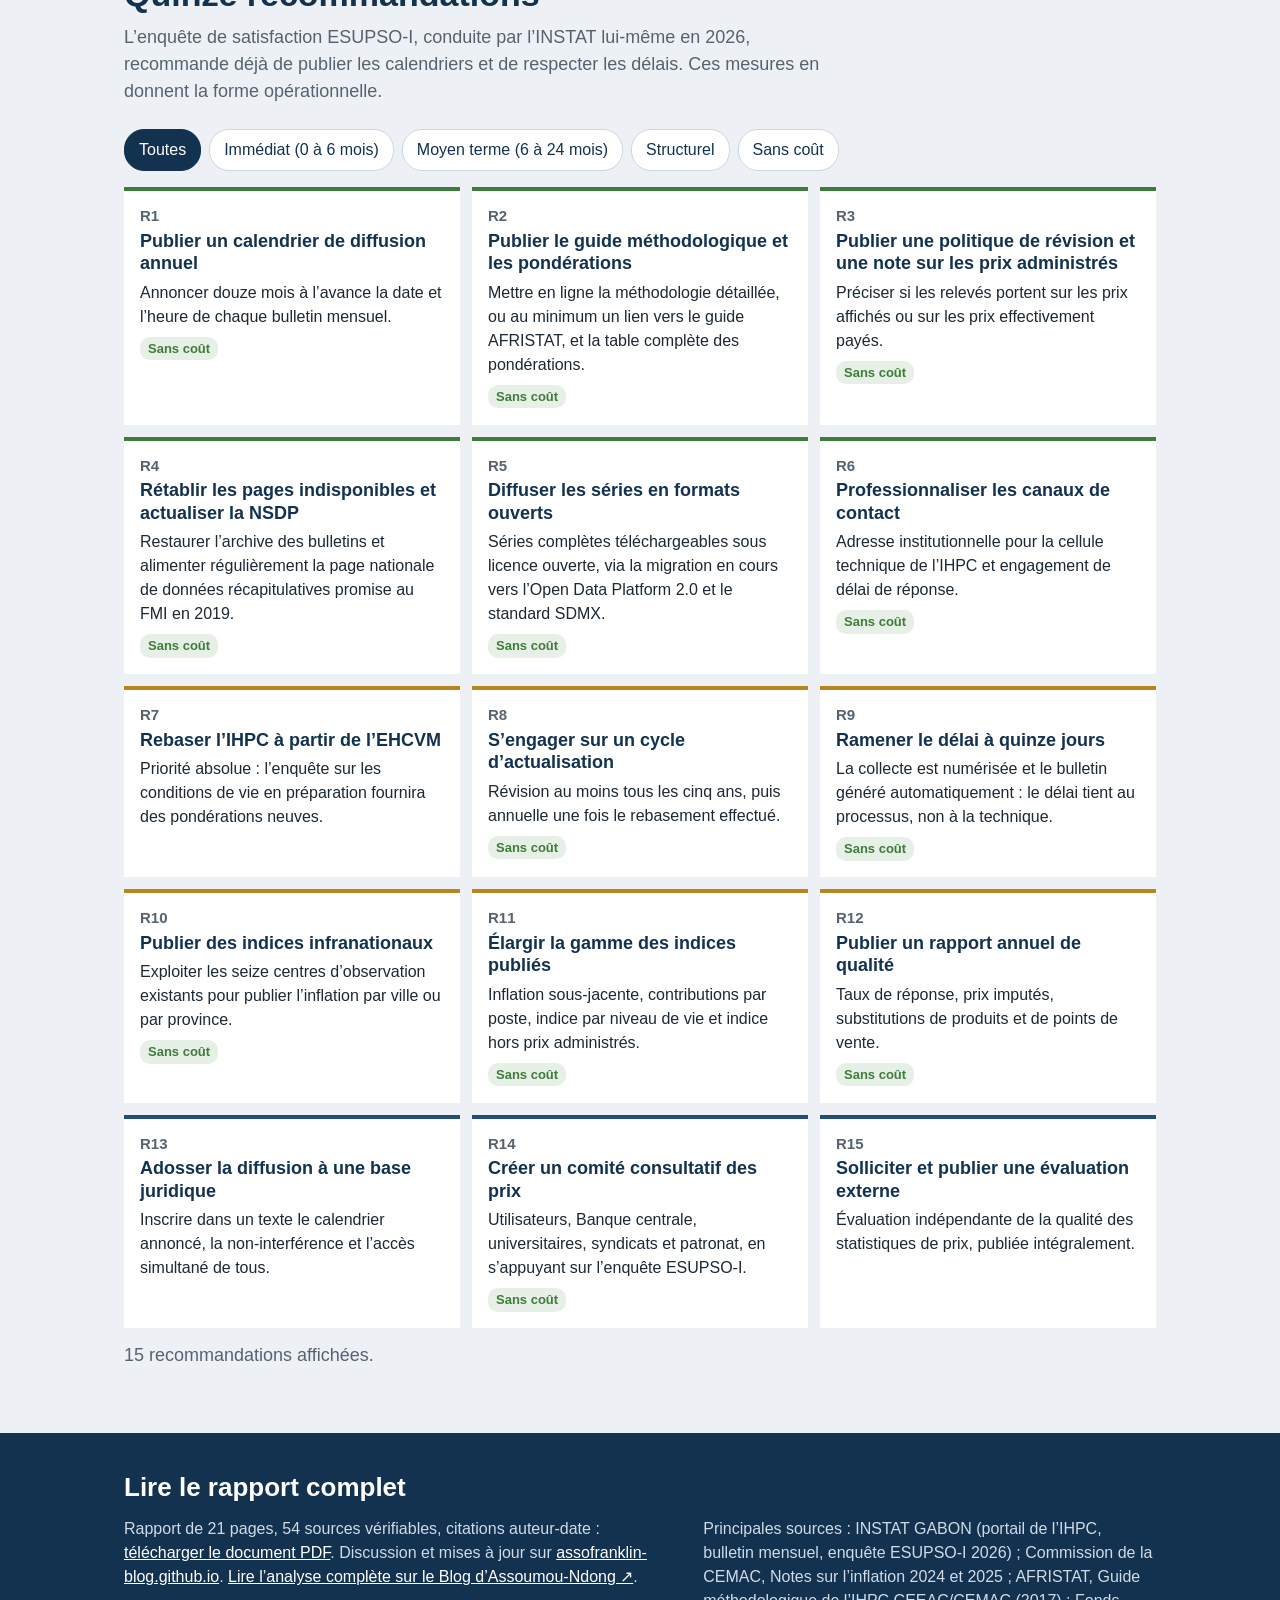
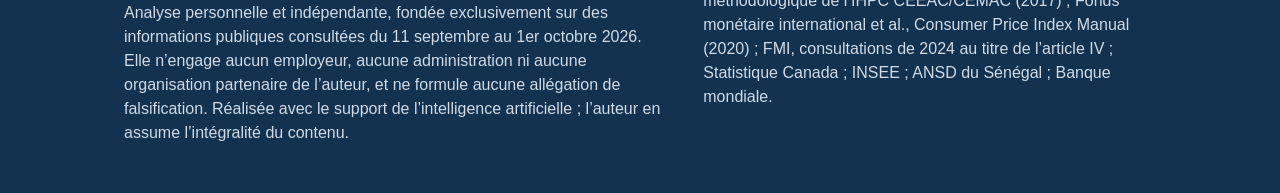
<file: inflation_instat_gabon_interactif.html>
<!DOCTYPE html>
<html lang="fr-CA">
<head>
<meta charset="utf-8">
<meta name="viewport" content="width=device-width, initial-scale=1">
<title>Le taux d’inflation publié par l’INSTAT Gabon est-il fiable ? — Version interactive</title>
<meta name="description" content="Analyse indépendante de la fiabilité de l’Indice harmonisé des prix à la consommation du Gabon : grille en sept critères, comparaisons régionales et quinze recommandations.">
<style>
  :root{
    --encre:#13324F; --bleu:#1F4E79; --bleu2:#2E74B5; --papier:#F6F7F4; --fond:#EDF1F5;
    --vert:#3E7C3A; --ocre:#B7861F; --rouge:#A8322A; --texte:#1C2833; --doux:#56636F; --filet:#CDD6DF;
    --mono:"Courier Prime","Courier New","Liberation Mono",monospace;
  }
  *{box-sizing:border-box;margin:0;padding:0}
  html{scroll-behavior:smooth}
  body{background:var(--fond);color:var(--texte);font-family:Calibri,Carlito,"Segoe UI",Arial,sans-serif;font-size:18px;line-height:1.5;-webkit-font-smoothing:antialiased}
  a{color:var(--bleu2)}
  :focus-visible{outline:3px solid var(--ocre);outline-offset:2px}
  .enveloppe{max-width:1080px;margin:0 auto;padding:0 24px}
  .prose{max-width:720px}

  header{background:var(--encre);color:#fff;padding:56px 0 48px}
  header .cadre{color:#A9C2DA;font-size:17px;margin-bottom:12px}
  header h1{font-size:clamp(34px,5.4vw,58px);line-height:1.06;letter-spacing:-.5px;max-width:900px}
  header .auteur{margin-top:18px;color:#D5E1EC;font-size:18px}
  header .auteur b{color:#fff}
  header .actions{margin-top:26px;display:flex;gap:12px;flex-wrap:wrap}
  .bouton{display:inline-block;background:#fff;color:var(--encre);font-weight:700;text-decoration:none;padding:12px 20px;border-radius:4px;font-size:17px;border:2px solid #fff;cursor:pointer;font-family:inherit}
  .bouton.creux{background:transparent;color:#fff}

  .accroche{background:#fff;border-bottom:1px solid var(--filet)}
  .accroche .grille{display:grid;grid-template-columns:1fr 1fr}
  .accroche .grille > div{padding:30px 28px 26px 0}
  .accroche .grille > div + div{padding-left:28px;border-left:1px solid var(--filet)}
  .gros{font-size:clamp(56px,9vw,92px);font-weight:700;line-height:.95;color:var(--bleu);letter-spacing:-2px}
  .gros.rouge{color:var(--rouge);font-size:clamp(46px,7vw,72px);letter-spacing:-1px;padding-top:10px}
  .accroche p{color:var(--doux);margin-top:8px}
  .liaison{background:var(--papier);border-top:1px solid var(--filet);padding:18px 0;font-size:22px}

  main section{padding:52px 0 8px}
  h2{font-size:clamp(26px,3.4vw,34px);color:var(--encre);line-height:1.15;margin-bottom:10px}
  .chapeau{color:var(--doux);margin-bottom:24px;max-width:720px}

  /* Ticket interactif */
  .verdict{display:grid;grid-template-columns:minmax(0,440px) minmax(0,1fr);gap:36px;align-items:start}
  .verdict > *,.test > *,.accroche .grille > *{min-width:0}
  .ticket{background:#fff;font-family:var(--mono);font-size:17px;padding:28px 24px 22px;
    box-shadow:0 14px 30px -18px rgba(19,50,79,.5);
    -webkit-mask: radial-gradient(circle 8px at 50% 0,transparent 98%,#000) 0 0/20px 51% repeat-x, radial-gradient(circle 8px at 50% 100%,transparent 98%,#000) 0 100%/20px 51% repeat-x;
            mask: radial-gradient(circle 8px at 50% 0,transparent 98%,#000) 0 0/20px 51% repeat-x, radial-gradient(circle 8px at 50% 100%,transparent 98%,#000) 0 100%/20px 51% repeat-x;}
  .ticket .t-titre{text-align:center;font-weight:700}
  .ticket .t-sous{text-align:center;font-size:14px;color:#555;margin:2px 0 10px}
  .ticket hr{border:none;border-top:2px dashed #999;margin:10px 0}
  .ligne{display:flex;align-items:baseline;gap:8px;width:100%;background:none;border:none;font:inherit;color:inherit;text-align:left;padding:6px 6px;cursor:pointer;border-radius:3px}
  .ligne:hover{background:#F1F4F7}
  .ligne[aria-selected="true"]{background:#E4ECF4}
  .ligne .pt{width:11px;height:11px;border-radius:50%;flex:none}
  .ligne .lib{flex:1;min-width:0;white-space:nowrap;overflow:hidden}
  .ligne .lib::after{content:" ...................................................";color:#aaa}
  .ligne .val{font-weight:700}
  .total{display:flex;justify-content:space-between;font-weight:700;font-size:22px;padding:2px 6px}
  .ticket .pied{text-align:center;font-size:13px;color:#666;margin-top:8px}
  .v{background:var(--vert)}.o{background:var(--ocre)}.r{background:var(--rouge)}

  .detail{background:#fff;border-left:6px solid var(--bleu);padding:24px 26px;min-height:100%}
  .detail .etat{display:inline-block;color:#fff;font-weight:700;font-size:15px;padding:4px 10px;border-radius:3px}
  .detail h3{font-size:26px;color:var(--encre);margin:12px 0 10px;line-height:1.2}
  .detail p{margin-bottom:12px}
  .detail .norme{font-size:16px;color:var(--doux);border-top:1px solid var(--filet);padding-top:10px}
  .aide{font-size:15px;color:var(--doux);margin-top:10px}

  .jugement{margin-top:34px;background:var(--encre);color:#fff;padding:28px 30px;display:grid;grid-template-columns:1fr auto;gap:24px;align-items:center}
  .jugement h3{font-size:clamp(22px,2.6vw,28px);line-height:1.25}
  .jugement p{color:#CFDBE7;margin-top:8px}
  .jugement .score{font-size:64px;font-weight:700;line-height:1;text-align:right}
  .jugement .score small{display:block;font-size:17px;font-weight:400;color:#A9C2DA}

  /* Comparaisons */
  .onglets{display:flex;flex-wrap:wrap;gap:8px;margin-bottom:18px}
  .onglets button{font:inherit;font-size:16px;padding:9px 14px;border:1px solid var(--filet);background:#fff;color:var(--encre);border-radius:4px;cursor:pointer}
  .onglets button[aria-selected="true"]{background:var(--encre);color:#fff;border-color:var(--encre)}
  .graphe{background:#fff;border:1px solid var(--filet);padding:22px 24px}
  .graphe .titre-g{font-weight:700;color:var(--encre);margin-bottom:12px}
  .barre{display:grid;grid-template-columns:190px 1fr 110px;gap:12px;align-items:center;margin:8px 0;font-size:16.5px}
  .barre .piste{height:22px;background:#EEF2F5;position:relative}
  .barre .rempli{height:100%;width:0;transition:width .6s ease}
  .barre .fin{font-weight:700}
  .barre.gabon .nom{font-weight:700}
  .seuil{position:absolute;top:-4px;bottom:-4px;border-left:2px dashed var(--encre)}
  .graphe .note{font-size:15px;color:var(--doux);margin-top:12px}

  /* Paradoxe */
  .test{display:grid;grid-template-columns:1fr 1fr;gap:0;background:#fff;border:1px solid var(--filet)}
  .test > div{padding:24px}
  .test > div + div{border-left:1px solid var(--filet)}
  .bascule{display:flex;gap:8px;margin:14px 0}
  .bascule button{flex:1;font:inherit;padding:12px 8px;border:2px solid var(--filet);background:#fff;cursor:pointer;border-radius:4px;text-align:center}
  .bascule button b{display:block;font-size:26px;color:var(--rouge)}
  .bascule button small{color:var(--doux);font-size:14px}
  .bascule button[aria-pressed="true"]{border-color:var(--encre);background:#EEF3F8}
  .test .note{font-size:16px;line-height:1.45;color:var(--doux);margin-top:12px}
  .issue{font-size:19px;line-height:1.45;padding:14px 16px;background:var(--papier);border-left:5px solid var(--doux)}
  .causes{list-style:none;margin-top:6px}
  .causes li{padding:8px 0;border-bottom:1px solid #EEF1F4}
  .causes li b{color:var(--encre)}

  /* Recommandations */
  .filtres{display:flex;flex-wrap:wrap;gap:8px;margin-bottom:16px}
  .filtres button{font:inherit;font-size:16px;padding:8px 14px;border:1px solid var(--filet);background:#fff;border-radius:20px;cursor:pointer;color:var(--encre)}
  .filtres button[aria-pressed="true"]{background:var(--encre);color:#fff;border-color:var(--encre)}
  .recos{display:grid;grid-template-columns:repeat(auto-fill,minmax(300px,1fr));gap:12px}
  .reco{background:#fff;border-top:4px solid var(--vert);padding:14px 16px 16px}
  .reco.moyen{border-top-color:var(--ocre)} .reco.struct{border-top-color:var(--bleu)}
  .reco .code{font-weight:700;color:var(--doux);font-size:15px}
  .reco h4{font-size:18px;color:var(--encre);margin:2px 0 6px;line-height:1.25}
  .reco p{font-size:16px;color:var(--texte)}
  .reco .gratuit{display:inline-block;font-size:13px;background:#E7F0E6;color:var(--vert);padding:2px 8px;border-radius:10px;margin-top:8px;font-weight:700}
  .compteur{margin-top:14px;color:var(--doux)}

  footer{background:var(--encre);color:#CFDBE7;margin-top:56px;padding:40px 0 48px;font-size:16px}
  footer h2{color:#fff;font-size:26px}
  footer .col{display:grid;grid-template-columns:1.2fr 1fr;gap:36px;margin-top:14px}
  footer a{color:#fff}

  @media (max-width:760px){
    .ticket{font-size:15px;padding:24px 14px 18px}
    .bascule{flex-direction:column}
    .accroche .grille,.verdict,.test,footer .col{grid-template-columns:1fr}
    .accroche .grille > div + div{border-left:none;padding-left:0;border-top:1px solid var(--filet)}
    .test > div + div{border-left:none;border-top:1px solid var(--filet)}
    .jugement{grid-template-columns:1fr}
    .jugement .score{text-align:left}
    .barre{grid-template-columns:120px 1fr 80px;font-size:15px}
  }
  @media (prefers-reduced-motion:reduce){*{transition:none!important;scroll-behavior:auto!important}}
</style>
</head>
<body>

<header>
  <div class="enveloppe">
    <div class="cadre">Analyse indépendante de statistique officielle, septembre 2026</div>
    <h1>Le taux d’inflation publié par l’INSTAT Gabon est-il fiable ?</h1>
    <div class="auteur"><b>Franklin Assoumou Ndong</b>, analyste en statistique</div>
    <div class="actions">
      <a class="bouton" id="lien-rapport" href="#">Télécharger le rapport complet (PDF, 21 pages)</a>
      <a class="bouton creux" href="#verdict">Voir le verdict</a>       <a class="bouton creux" href="inflation_instat_gabon_interactif_en.html" lang="en-CA">English</a>
    </div>
  </div>
</header>

<div class="accroche">
  <div class="enveloppe">
    <div class="grille">
      <div><div class="gros">1,3 %</div><p>Inflation officielle au Gabon en juillet 2026, sous le plafond de 3 % de la Communauté économique et monétaire de l’Afrique centrale (CEMAC).</p></div>
      <div><div class="gros rouge">Vie chère</div><p>Priorité gouvernementale en 2026 : mercuriale de prix plafonds, suspension de la taxe sur la valeur ajoutée sur une centaine de produits, centrale d’achat.</p></div>
    </div>
  </div>
  <div class="liaison"><div class="enveloppe">Les deux peuvent être vrais en même temps. <b>Mais aujourd’hui, personne en dehors de l’INSTAT ne peut le vérifier.</b></div></div>
</div>

<main>
<div class="enveloppe">

<section id="verdict" aria-labelledby="t-verdict">
  <h2 id="t-verdict">Le verdict, critère par critère</h2>
  <p class="chapeau">La fiabilité d’une statistique ne se décrète pas : elle se démontre. La grille applique sept critères tirés du Manuel international de l’indice des prix à la consommation et du guide harmonisé de la CEMAC. Choisissez une ligne du ticket pour lire le constat.</p>
  <div class="verdict">
    <div class="ticket">
      <div class="t-titre">CONTRÔLE DE FIABILITÉ</div>
      <div class="t-sous">Indice harmonisé des prix à la consommation (IHPC), Gabon</div>
      <hr>
      <div role="tablist" aria-label="Critères d’évaluation" id="lignes"></div>
      <hr>
      <div class="total"><span>TOTAL</span><span>15/35</span></div>
      <hr>
      <div class="pied">Reçu demandé : la méthode derrière le chiffre.</div>
    </div>
    <div>
      <div class="detail" id="detail" role="tabpanel" aria-live="polite"></div>
      <p class="aide">Vert : conforme ou largement conforme. Ocre : partiellement conforme. Rouge : insuffisant ou non conforme.</p>
    </div>
  </div>
  <div class="jugement">
    <div>
      <h3>Pas fiable au sens des normes internationales — non parce que le chiffre serait faux, mais parce que rien de ce qui est publié ne permet de l’établir.</h3>
      <p>Aucune allégation de manipulation. Le déficit est de publication, non de calcul, et il est réversible en moins de deux ans.</p>
    </div>
    <div class="score">43 %<small>15 points sur 35</small></div>
  </div>
</section>

<section aria-labelledby="t-comp">
  <h2 id="t-comp">Le Gabon face à ses pairs et aux agences de référence</h2>
  <p class="chapeau">Comparer des chiffres bruts entre pays de tailles différentes est trompeur : les indicateurs ci-dessous sont soit normalisés, soit indépendants de la taille du pays.</p>
  <div class="onglets" role="tablist" aria-label="Indicateur comparé" id="onglets"></div>
  <div class="graphe" id="graphe" role="tabpanel" aria-live="polite"></div>
</section>

<section aria-labelledby="t-par">
  <h2 id="t-par">Les subventions expliquent-elles l’inflation basse ?</h2>
  <p class="chapeau">L’explication est plausible, mais elle n’est pas démontrée. Le test le plus direct compare l’inflation globale à l’inflation hors énergie. Or la seule source publique qui diffuse ces séries pour le Gabon se contredit d’une page à l’autre, et ce dans deux éditions successives. Choisissez une version.</p>
  <div class="test">
    <div>
      <b>Indice énergie du Gabon en 2024, selon la note de la Commission de la CEMAC</b>
      <div class="bascule" role="group" aria-label="Version de la série">
        <button type="button" data-v="texte" aria-pressed="true"><b>−1,7 %</b><small>dans le texte de la note</small></button>
        <button type="button" data-v="tableau" aria-pressed="false"><b>+2,3 %</b><small>dans le tableau 4 de la même note</small></button>
      </div>
      <div class="issue" id="issue" aria-live="polite"></div>
      <p class="note">Même écart dans la note sur 2025 : l’énergie progresse de 1,0 % selon le texte et de 0,1 % selon le tableau. Les deux valeurs la situent cette fois sous l’inflation d’ensemble (1,8 %), mais l’ampleur d’un éventuel effet des subventions reste impossible à mesurer sans pondérations publiées.</p>
    </div>
    <div>
      <b>D’autres causes jouent aussi, sans avoir été testées</b>
      <ul class="causes">
        <li><b>Ordre de grandeur.</b> Les postes visés par les mesures contribuent pour environ −0,2 point : sans eux, l’inflation 2024 serait vers 1,4 %, loin des 4,1 % de la CEMAC.</li>
        <li><b>Contre-exemple.</b> Au Tchad, eau et électricité à un franc symbolique, et pourtant 5,7 % d’inflation en 2024 ; en 2025, logement +19,4 % et énergie +24,7 %, mais déflation de 2,6 %.</li>
        <li><b>Ancrage monétaire.</b> Le franc CFA est arrimé à l’euro ; les prix des produits importés au Gabon ont reculé de 0,3 % en 2024.</li>
        <li><b>Marchés mondiaux, demande, effets de base.</b> Repli des prix alimentaires mondiaux, demande intérieure atone, base élevée de 2023 (3,6 %).</li>
      </ul>
    </div>
  </div>
</section>

<section aria-labelledby="t-reco">
  <h2 id="t-reco">Quinze recommandations</h2>
  <p class="chapeau">L’enquête de satisfaction ESUPSO-I, conduite par l’INSTAT lui-même en 2026, recommande déjà de publier les calendriers et de respecter les délais. Ces mesures en donnent la forme opérationnelle.</p>
  <div class="filtres" id="filtres" role="group" aria-label="Filtrer les recommandations">
    <button type="button" data-f="tout" aria-pressed="true">Toutes</button>
    <button type="button" data-f="imm" aria-pressed="false">Immédiat (0 à 6 mois)</button>
    <button type="button" data-f="moyen" aria-pressed="false">Moyen terme (6 à 24 mois)</button>
    <button type="button" data-f="struct" aria-pressed="false">Structurel</button>
    <button type="button" data-f="gratuit" aria-pressed="false">Sans coût</button>
  </div>
  <div class="recos" id="recos"></div>
  <p class="compteur" id="compteur" aria-live="polite"></p>
</section>

</div>
</main>

<footer>
  <div class="enveloppe">
    <h2>Lire le rapport complet</h2>
    <div class="col">
      <div>
        <p>Rapport de 21 pages, 54 sources vérifiables, citations auteur-date : <a id="lien-rapport-2" href="#">télécharger le document PDF</a>. Discussion et mises à jour sur <a href="https://assofranklin-blog.github.io/index.html?lang=fr">assofranklin-blog.github.io</a>. <a href="Fiabilite_taux_inflation_INSTAT_Gabon.html">Lire l’analyse complète sur le Blog d’Assoumou-Ndong ↗</a>.</p>
        <p style="margin-top:12px">Analyse personnelle et indépendante, fondée exclusivement sur des informations publiques consultées du 11 septembre au 1er octobre 2026. Elle n’engage aucun employeur, aucune administration ni aucune organisation partenaire de l’auteur, et ne formule aucune allégation de falsification. Réalisée avec le support de l’intelligence artificielle ; l’auteur en assume l’intégralité du contenu.</p>
      </div>
      <div>Principales sources : INSTAT GABON (portail de l’IHPC, bulletin mensuel, enquête ESUPSO-I 2026) ; Commission de la CEMAC, Notes sur l’inflation 2024 et 2025 ; AFRISTAT, Guide méthodologique de l’IHPC CEEAC/CEMAC (2017) ; Fonds monétaire international et al., Consumer Price Index Manual (2020) ; FMI, consultations de 2024 au titre de l’article IV ; Statistique Canada ; INSEE ; ANSD du Sénégal ; Banque mondiale.</div>
    </div>
  </div>
</footer>

<script>
/* ===== À personnaliser : lien de téléchargement direct Google Drive ===== */
const LIEN_RAPPORT = "https://drive.google.com/uc?export=download&id=1oL68L53mZSGdIYwQjuRq-3D0sMq-v1Iq";
/* ======================================================================== */
document.getElementById("lien-rapport").href = LIEN_RAPPORT;
document.getElementById("lien-rapport-2").href = LIEN_RAPPORT;

const COUL = {v:"var(--vert)", o:"var(--ocre)", r:"var(--rouge)"};
const criteres = [
  {lib:"1 Pondérations à jour", note:1, c:"r", etat:"Non conforme", titre:"Un panier vieux de neuf ans",
   txt:"Les pondérations proviennent de l’Enquête gabonaise pour le suivi et l’évaluation de la pauvreté (EGEP II) de 2017. En 2026, elles ont neuf ans, soit près de quatre ans au-delà de la limite fixée.",
   norme:"Norme : révision au moins tous les cinq ans (Manuel de l’IPC, FMI et al., 2020, § 72 ; guide harmonisé CEMAC, AFRISTAT, 2017)."},
  {lib:"2 Couverture, collecte", note:4, c:"v", etat:"Largement conforme", titre:"Le dispositif le plus dense de la CEMAC",
   txt:"Champ national, urbain et rural. Rapporté à la population, c’est le réseau le plus intensif de la sous-région : 780 à 1 081 relevés mensuels pour 100 000 habitants, contre 172 au Cameroun. Limites : plan d’échantillonnage non publié et quatre strates d’indice seulement.",
   norme:"Sources : Commission de la CEMAC (2025) ; Banque mondiale (2025) ; calculs de l’auteur."},
  {lib:"3 Traitements publiés", note:2, c:"r", etat:"Insuffisant", titre:"La formule, mais pas les règles",
   txt:"La formule d’agrégation est indiquée (Laspeyres, agrégations successives). Aucune règle n’est publiée sur les prix manquants, les produits saisonniers, l’ajustement de qualité ou les prix administrés par mercuriale.",
   norme:"Le guide régional documente pourtant ces règles : un simple lien suffirait."},
  {lib:"4 Documentation", note:2, c:"r", etat:"Insuffisant", titre:"Une page de vulgarisation",
   txt:"La note « Comprendre l’IHPC » tient lieu de documentation méthodologique. Les pondérations par fonction de consommation ne sont pas publiées, alors que le guide CEMAC exige que leur élaboration soit transparente.",
   norme:"Norme : publication des sources, méthodes et procédures (Principes fondamentaux de la statistique officielle, ONU, 2014, principe 3)."},
  {lib:"5 Calendrier, délais", note:1, c:"r", etat:"Non conforme", titre:"Hors de l’échéance régionale",
   txt:"Délai annoncé de 30 à 45 jours, sans date ni heure fixées à l’avance, alors que le guide CEMAC impose une diffusion au plus tard le 10 du mois suivant. Au 1er octobre 2026, l’indice d’août n’était toujours pas publié.",
   norme:"Référence : l’INSEE publie une estimation le dernier jour du mois ; Statistique Canada annonce ses dates plus d’un an à l’avance."},
  {lib:"6 Accès aux données", note:2, c:"r", etat:"Insuffisant", titre:"Un bon portail, peu de données téléchargeables",
   txt:"Le portail de l’IHPC est de bonne facture, mais il n’offre ni série historique en format ouvert ni licence de réutilisation. La page nationale de données récapitulatives est en ligne, mais ses séries de l’IPC s’arrêtent à décembre 2023 au plus tard, et la page « Statistiques des prix » était en maintenance du 11 septembre au 1er octobre 2026. Les anciens bulletins en PDF renvoient à la page d’accueil : aucune archive n’est consultable.",
   norme:"Référence : l’ANSD du Sénégal publie ses séries sous licence ouverte."},
  {lib:"7 Révisions, redevabilité", note:3, c:"o", etat:"Partiellement conforme", titre:"Un premier pas vers les utilisateurs",
   txt:"Aucune politique de révision, aucun rapport qualité, aucun comité consultatif permanent. À l’actif : la première enquête de satisfaction des utilisateurs (ESUPSO-I, 2026), menée auprès de 540 structures et publiée intégralement, avec un indice global de 50,7 %.",
   norme:"Norme : Charte africaine de la statistique (Union africaine, 2009)."}
];
const lignes = document.getElementById("lignes"), detail = document.getElementById("detail");
function montrer(i){
  const k = criteres[i];
  lignes.querySelectorAll(".ligne").forEach((b,j)=>{b.setAttribute("aria-selected", j===i); b.tabIndex = j===i?0:-1;});
  detail.innerHTML = `<span class="etat" style="background:${COUL[k.c]}">${k.etat} — ${k.note}/5</span><h3>${k.titre}</h3><p>${k.txt}</p><p class="norme">${k.norme}</p>`;
  detail.style.borderLeftColor = COUL[k.c];
}
criteres.forEach((k,i)=>{
  const b = document.createElement("button");
  b.className="ligne"; b.type="button"; b.setAttribute("role","tab");
  b.innerHTML = `<i class="pt ${k.c}"></i><span class="lib">${k.lib}</span><span class="val">${k.note}/5</span>`;
  b.addEventListener("click",()=>montrer(i));
  b.addEventListener("keydown",e=>{
    if(e.key==="ArrowDown"||e.key==="ArrowUp"){e.preventDefault();
      const n=(i+(e.key==="ArrowDown"?1:criteres.length-1))%criteres.length;
      montrer(n); lignes.children[n].focus();}
  });
  lignes.appendChild(b);
});
montrer(0);

/* Comparaisons */
const series = [
  {nom:"Ancienneté des pondérations", titre:"Ancienneté des pondérations de l’indice en 2026 (années)", max:10, seuil:5, seuilLib:"limite recommandée : 5 ans", mauvais:"haut",
   d:[["France",1,"1 an"],["Canada",2,"2 ans"],["Cameroun, Tchad",4,"4 ans"],["Sénégal",4.5,"≈ 4,5 ans"],["Gabon",9,"≈ 9 ans"]],
   note:"Sources : INSEE ; Statistique Canada ; Commission de la CEMAC ; ANSD ; INSTAT GABON."},
  {nom:"Délai de diffusion", titre:"Délai de diffusion après la fin du mois de référence (jours)", max:50, seuil:10, seuilLib:"échéance CEMAC : le 10", mauvais:"haut",
   d:[["France, estimation",0.4,"dernier jour"],["Sénégal (UEMOA)",10,"≤ 10 j"],["France, définitif",14,"≈ 14 j","var(--vert)"],["Canada",17,"≈ 17 j","var(--vert)"],["Cameroun (CEMAC), 2026",28,"16 à 28 j","var(--ocre)"],["Gabon (CEMAC)",45,"30 à 45 j"]],
   note:"L’échéance s’applique aux pays de la CEMAC ; la France et le Canada suivent leurs propres calendriers. Le Cameroun dépasse aussi l’échéance, mais reste en deçà du délai annoncé par l’INSTAT (note de mai 2026 parue le 16 juin, note de juillet le 28 août ; en 2025, la note d’octobre aurait paru le 9 janvier 2026 selon Cameroon Tribune). Sources : INSEE ; ANSD ; Statistique Canada ; INS Cameroun ; Cameroon Tribune ; INSTAT GABON ; AFRISTAT (2017)."},
  {nom:"Collecte par habitant", titre:"Relevés de prix mensuels pour 100 000 habitants", max:1200, mauvais:"bas",
   d:[["Gabon (pop. Banque mondiale)",1081,"1 081"],["Gabon (pop. RGPL 2026)",780,"780"],["Congo",571,"571"],["Guinée équatoriale",570,"570"],["Centrafrique",244,"244"],["Cameroun",172,"172"],["Tchad",116,"116"]],
   note:"Ici, le Gabon est premier. Sources : Commission de la CEMAC (2025) ; Banque mondiale (2025) ; INSTAT GABON ; calculs de l’auteur."},
  {nom:"Inflation 2024", titre:"Inflation en moyenne annuelle en 2024 (%)", max:6.5, seuil:3, seuilLib:"norme CEMAC : 3 %", mauvais:"haut",
   d:[["Tchad",5.7,"5,7 %"],["Cameroun",4.5,"4,5 %"],["Guinée équatoriale",3.4,"3,4 %"],["Congo",3.1,"3,1 %"],["Centrafrique",1.5,"1,5 %"],["Gabon",1.2,"1,2 %"]],
   note:"Moyenne CEMAC : 4,1 %. Source : Commission de la CEMAC (2025)."},
  {nom:"Inflation 2025", titre:"Inflation en moyenne annuelle en 2025 (%)", max:6.5, seuil:3, seuilLib:"norme CEMAC : 3 %", mauvais:"haut",
   d:[["Cameroun",3.4,"3,4 %"],["Congo",2.7,"2,7 %"],["Guinée équatoriale",2.3,"2,3 %"],["Gabon",1.8,"1,8 %"],["Centrafrique",1.0,"1,0 %"],["Tchad",-2.6,"−2,6 %","#8C9AA5"]],
   note:"Moyenne CEMAC : 2,1 %. La déflation tchadienne n’est pas représentée par une barre. Source : Commission de la CEMAC (2026)."}
];
const onglets=document.getElementById("onglets"), graphe=document.getElementById("graphe");
function couleur(s,v,nom){
  if(s.nom==="Collecte par habitant") return nom.startsWith("Gabon") ? "var(--bleu)" : "#8C9AA5";
  if(s.seuil===undefined) return "var(--bleu)";
  return v > s.seuil ? "var(--rouge)" : "var(--vert)";
}
function tracer(i){
  const s=series[i];
  onglets.querySelectorAll("button").forEach((b,j)=>b.setAttribute("aria-selected", j===i));
  let h=`<div class="titre-g">${s.titre}</div>`;
  s.d.forEach(([nom,v,lab,force])=>{
    const g = nom.startsWith("Gabon") ? " gabon" : "";
    const seuil = s.seuil!==undefined ? `<span class="seuil" style="left:${s.seuil/s.max*100}%"></span>` : "";
    h+=`<div class="barre${g}"><span class="nom">${nom}</span><div class="piste">${seuil}<div class="rempli" data-w="${Math.max(v/s.max*100,0.8)}" style="background:${force||couleur(s,v,nom)}"></div></div><span class="fin">${lab}</span></div>`;
  });
  if(s.seuilLib) h+=`<p class="note">Ligne pointillée : ${s.seuilLib}. ${s.note}</p>`; else h+=`<p class="note">${s.note}</p>`;
  graphe.innerHTML=h;
  requestAnimationFrame(()=>requestAnimationFrame(()=>graphe.querySelectorAll(".rempli").forEach(el=>el.style.width=el.dataset.w+"%")));
}
series.forEach((s,i)=>{const b=document.createElement("button");b.type="button";b.setAttribute("role","tab");b.textContent=s.nom;b.addEventListener("click",()=>tracer(i));onglets.appendChild(b);});
tracer(0);

/* Test des subventions */
const issue=document.getElementById("issue");
const issues={
  texte:"<b>Si l’énergie a baissé de 1,7 %</b>, l’hypothèse tient : les mesures sur l’énergie ont tiré l’indice vers le bas, et l’inflation hors énergie serait supérieure à l’inflation globale.",
  tableau:"<b>Si l’énergie a augmenté de 2,3 %</b>, l’hypothèse s’effondre : l’inflation hors énergie serait inférieure à l’inflation globale, soit l’inverse exact de ce que produiraient des subventions."
};
function basculer(v){
  document.querySelectorAll(".bascule button").forEach(b=>b.setAttribute("aria-pressed", b.dataset.v===v));
  issue.innerHTML = issues[v] + "<br><br>Les deux versions ne peuvent pas être vraies. Sans données publiées sur les contributions par poste, personne en dehors de l’INSTAT ne peut trancher.";
}
document.querySelectorAll(".bascule button").forEach(b=>b.addEventListener("click",()=>basculer(b.dataset.v)));
basculer("texte");

/* Recommandations */
const recos=[
  ["R1","imm",1,"Publier un calendrier de diffusion annuel","Annoncer douze mois à l’avance la date et l’heure de chaque bulletin mensuel."],
  ["R2","imm",1,"Publier le guide méthodologique et les pondérations","Mettre en ligne la méthodologie détaillée, ou au minimum un lien vers le guide AFRISTAT, et la table complète des pondérations."],
  ["R3","imm",1,"Publier une politique de révision et une note sur les prix administrés","Préciser si les relevés portent sur les prix affichés ou sur les prix effectivement payés."],
  ["R4","imm",1,"Rétablir les pages indisponibles et actualiser la NSDP","Restaurer l’archive des bulletins et alimenter régulièrement la page nationale de données récapitulatives promise au FMI en 2019."],
  ["R5","imm",1,"Diffuser les séries en formats ouverts","Séries complètes téléchargeables sous licence ouverte, via la migration en cours vers l’Open Data Platform 2.0 et le standard SDMX."],
  ["R6","imm",1,"Professionnaliser les canaux de contact","Adresse institutionnelle pour la cellule technique de l’IHPC et engagement de délai de réponse."],
  ["R7","moyen",0,"Rebaser l’IHPC à partir de l’EHCVM","Priorité absolue : l’enquête sur les conditions de vie en préparation fournira des pondérations neuves."],
  ["R8","moyen",1,"S’engager sur un cycle d’actualisation","Révision au moins tous les cinq ans, puis annuelle une fois le rebasement effectué."],
  ["R9","moyen",1,"Ramener le délai à quinze jours","La collecte est numérisée et le bulletin généré automatiquement : le délai tient au processus, non à la technique."],
  ["R10","moyen",1,"Publier des indices infranationaux","Exploiter les seize centres d’observation existants pour publier l’inflation par ville ou par province."],
  ["R11","moyen",1,"Élargir la gamme des indices publiés","Inflation sous-jacente, contributions par poste, indice par niveau de vie et indice hors prix administrés."],
  ["R12","moyen",1,"Publier un rapport annuel de qualité","Taux de réponse, prix imputés, substitutions de produits et de points de vente."],
  ["R13","struct",0,"Adosser la diffusion à une base juridique","Inscrire dans un texte le calendrier annoncé, la non-interférence et l’accès simultané de tous."],
  ["R14","struct",1,"Créer un comité consultatif des prix","Utilisateurs, Banque centrale, universitaires, syndicats et patronat, en s’appuyant sur l’enquête ESUPSO-I."],
  ["R15","struct",0,"Solliciter et publier une évaluation externe","Évaluation indépendante de la qualité des statistiques de prix, publiée intégralement."]
];
const conteneur=document.getElementById("recos"), compteur=document.getElementById("compteur");
function filtrer(f){
  document.querySelectorAll("#filtres button").forEach(b=>b.setAttribute("aria-pressed", b.dataset.f===f));
  const liste = recos.filter(r=> f==="tout" || (f==="gratuit" ? r[2]===1 : r[1]===f));
  conteneur.innerHTML = liste.map(r=>`<article class="reco ${r[1]}"><div class="code">${r[0]}</div><h4>${r[3]}</h4><p>${r[4]}</p>${r[2]?'<span class="gratuit">Sans coût</span>':''}</article>`).join("");
  compteur.textContent = f==="gratuit" ? "12 recommandations sur 15 ne requièrent ni financement ni collecte nouvelle." : `${liste.length} recommandation${liste.length>1?"s":""} affichée${liste.length>1?"s":""}.`;
}
document.querySelectorAll("#filtres button").forEach(b=>b.addEventListener("click",()=>filtrer(b.dataset.f)));
filtrer("tout");
</script>
</body>
</html>
</file>
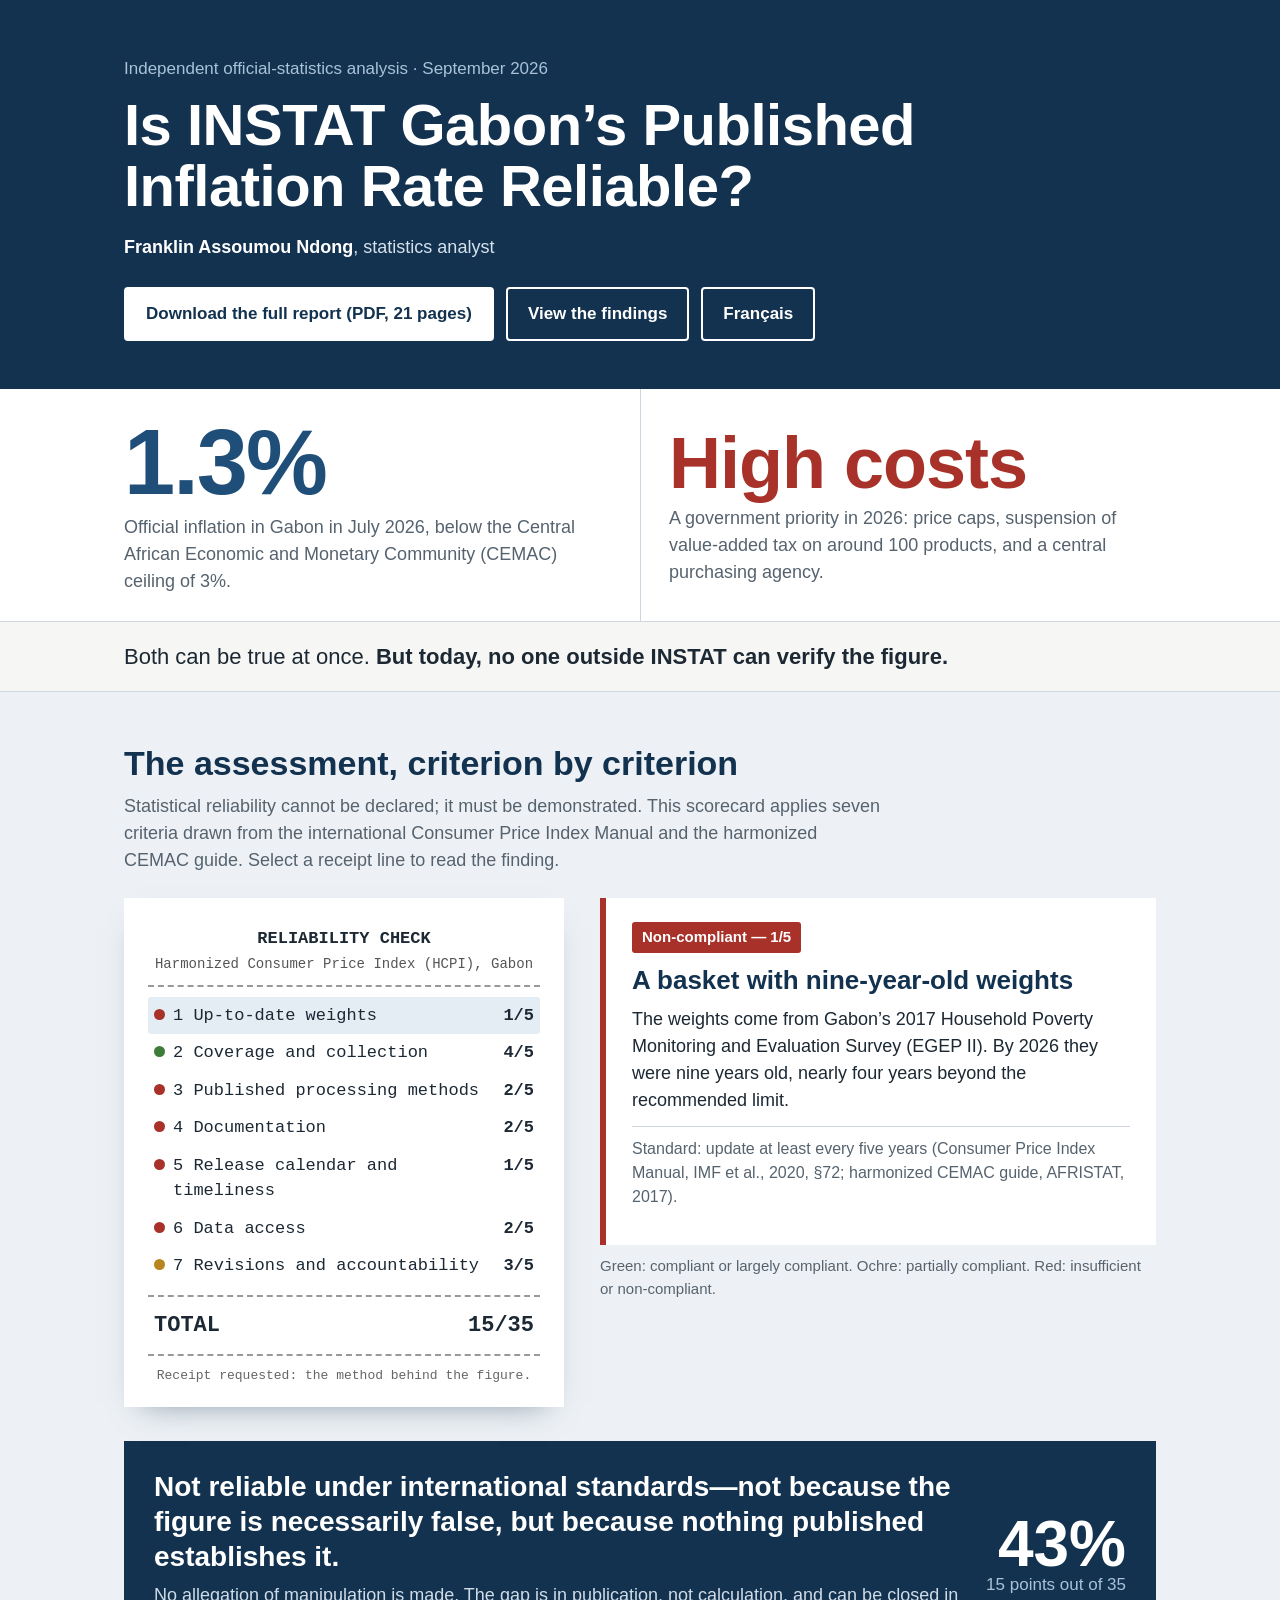
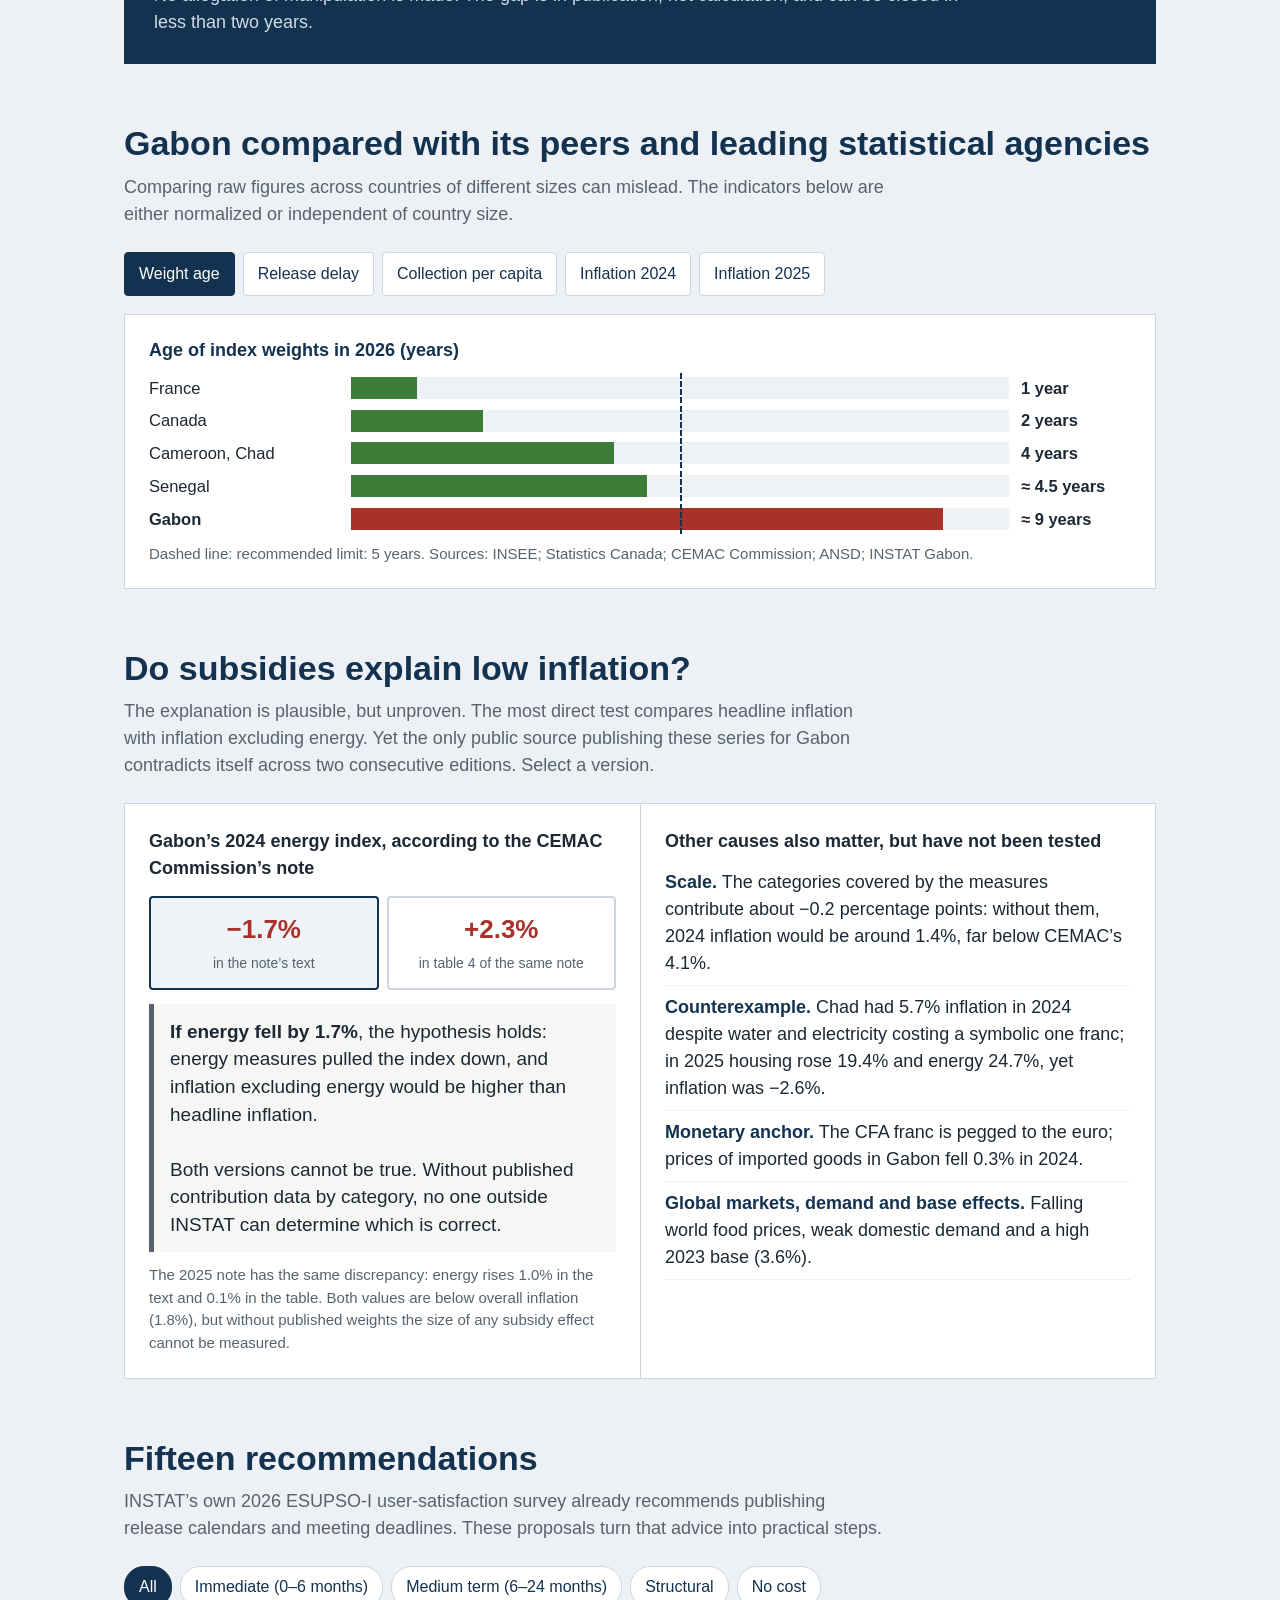
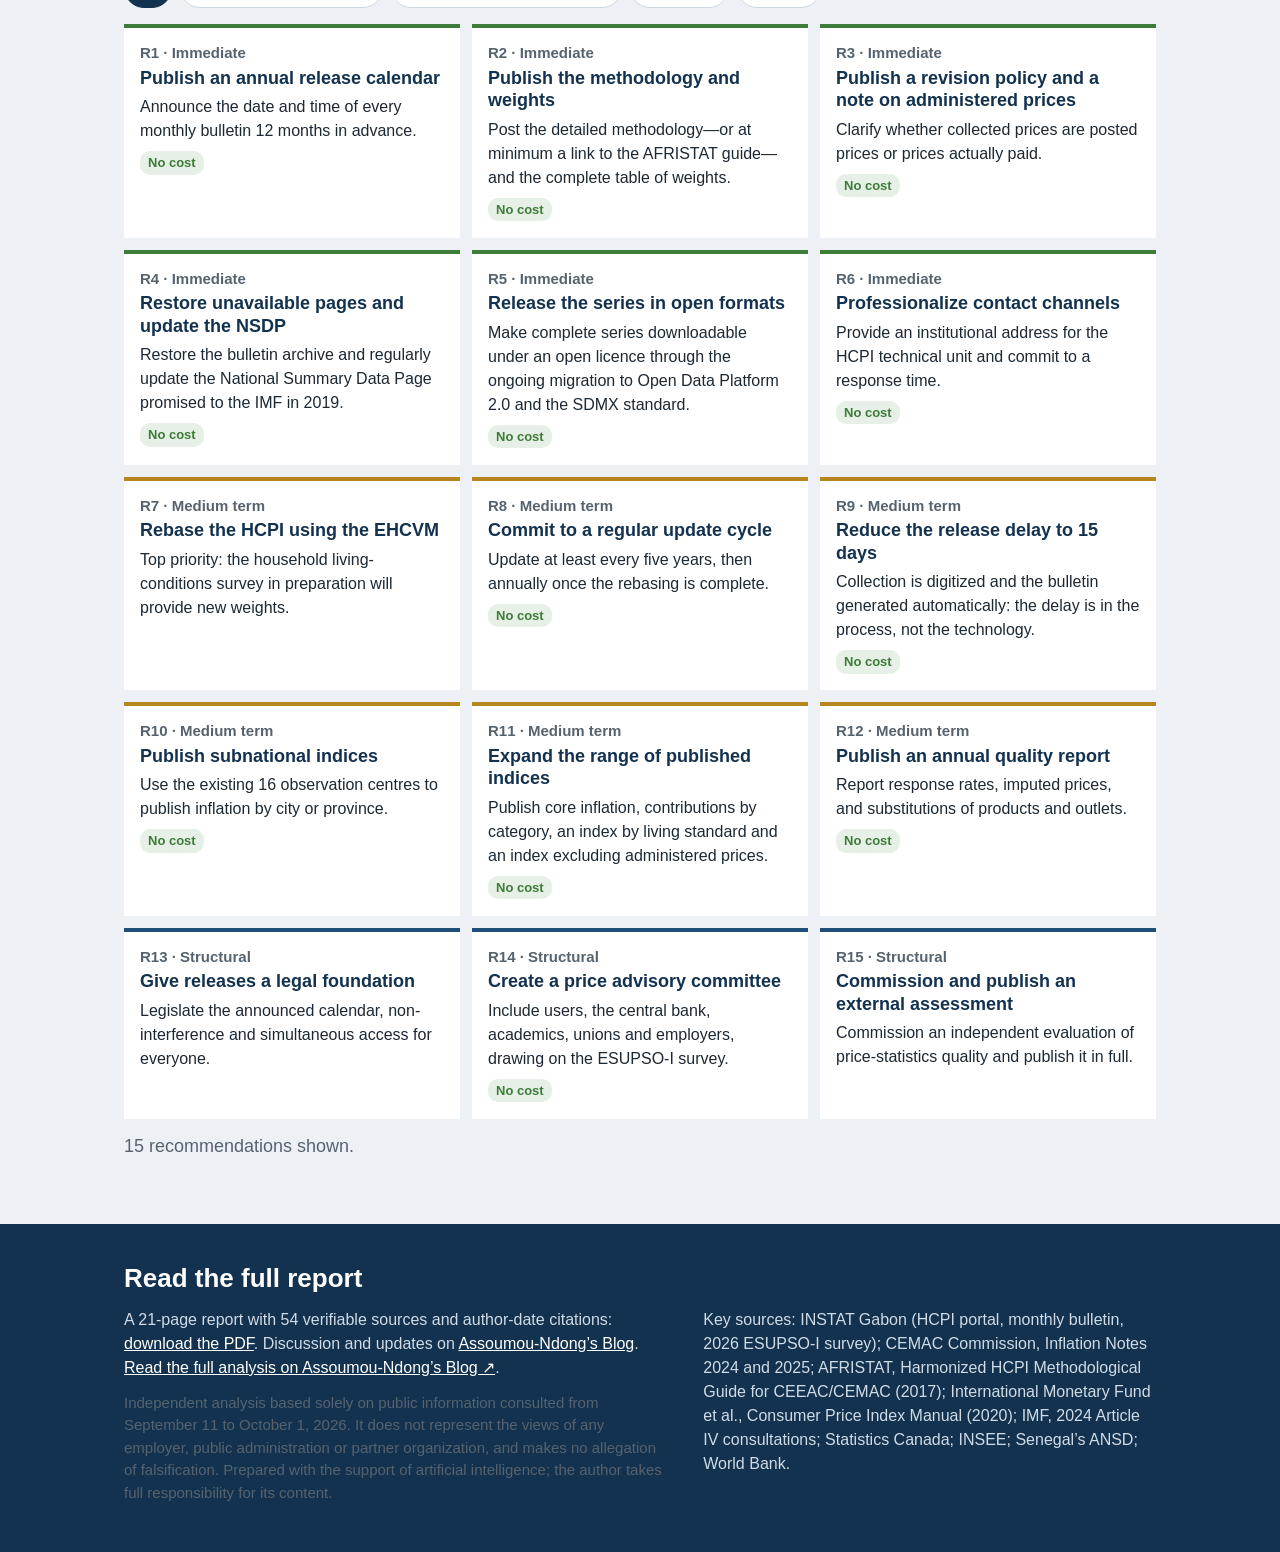
<file: inflation_instat_gabon_interactif_en.html>
<!doctype html>
<html lang="en-CA">
<head>
<meta charset="utf-8">
<meta name="viewport" content="width=device-width, initial-scale=1">
<title>Is INSTAT Gabon’s Published Inflation Rate Reliable? — Interactive analysis</title>
<meta name="description" content="An interactive seven-criterion assessment of Gabon’s Harmonized Consumer Price Index, with regional comparisons and 15 recommendations.">
<style>
  :root{
    --ink:#13324F; --blue:#1F4E79; --blue2:#2E74B5; --paper:#F6F7F4; --bg:#EDF1F5;
    --green:#3E7C3A; --ochre:#B7861F; --red:#A8322A; --text:#1C2833; --muted:#56636F; --line:#CDD6DF;
  }
  *{box-sizing:border-box;margin:0;padding:0}
  html{scroll-behavior:smooth}
  body{background:var(--bg);color:var(--text);font-family:Calibri,Carlito,"Segoe UI",Arial,sans-serif;font-size:18px;line-height:1.5;-webkit-font-smoothing:antialiased}
  a{color:var(--blue2)}
  :focus-visible{outline:3px solid var(--ochre);outline-offset:2px}
  .wrap{max-width:1080px;margin:0 auto;padding:0 24px}
  header{background:var(--ink);color:#fff;padding:56px 0 48px}
  header .kicker{color:#A9C2DA;font-size:17px;margin-bottom:12px}
  header h1{font-size:clamp(34px,5.4vw,58px);line-height:1.06;letter-spacing:-.5px;max-width:900px}
  header .author{margin-top:18px;color:#D5E1EC;font-size:18px}
  header .author b{color:#fff}
  header .actions{margin-top:26px;display:flex;gap:12px;flex-wrap:wrap}
  .button{display:inline-block;background:#fff;color:var(--ink);font-weight:700;text-decoration:none;padding:12px 20px;border-radius:4px;font-size:17px;border:2px solid #fff;cursor:pointer}
  .button.outline{background:transparent;color:#fff}
  .intro{background:#fff;border-bottom:1px solid var(--line)}
  .intro-grid{display:grid;grid-template-columns:1fr 1fr}
  .intro-grid>div{padding:30px 28px 26px 0}
  .intro-grid>div+div{padding-left:28px;border-left:1px solid var(--line)}
  .big{font-size:clamp(56px,9vw,92px);font-weight:700;line-height:.95;color:var(--blue);letter-spacing:-2px}
  .big.red{color:var(--red);font-size:clamp(46px,7vw,72px);letter-spacing:-1px;padding-top:10px}
  .intro p{color:var(--muted);margin-top:8px}
  .bridge{background:var(--paper);border-top:1px solid var(--line);padding:18px 0;font-size:22px}
  main section{padding:52px 0 8px}
  h2{font-size:clamp(26px,3.4vw,34px);color:var(--ink);line-height:1.15;margin-bottom:10px}
  .deck{color:var(--muted);margin-bottom:24px;max-width:760px}
  .assessment{display:grid;grid-template-columns:minmax(0,440px) minmax(0,1fr);gap:36px;align-items:start}
  .assessment>* ,.test>* ,.intro-grid>*{min-width:0}
  .receipt{background:#fff;font-family:"Courier New",monospace;font-size:17px;padding:28px 24px 22px;box-shadow:0 14px 30px -18px rgba(19,50,79,.5)}
  .receipt .center{text-align:center}
  .receipt .sub{font-size:14px;color:#555;margin:2px 0 10px}
  .receipt hr{border:none;border-top:2px dashed #999;margin:10px 0}
  .criterion{display:flex;align-items:baseline;gap:8px;width:100%;background:none;border:0;font:inherit;color:inherit;text-align:left;padding:6px;cursor:pointer;border-radius:3px}
  .criterion:hover{background:#F1F4F7}
  .criterion[aria-selected="true"]{background:#E4ECF4}
  .criterion .dot{width:11px;height:11px;border-radius:50%;flex:none}
  .criterion .label{flex:1;min-width:0}
  .criterion .score{font-weight:700}
  .total{display:flex;justify-content:space-between;font-weight:700;font-size:22px;padding:2px 6px}
  .receipt .footnote{text-align:center;font-size:13px;color:#666;margin-top:8px}
  .dot.green{background:var(--green)}.dot.ochre{background:var(--ochre)}.dot.red{background:var(--red)}
  .detail{background:#fff;border-left:6px solid var(--blue);padding:24px 26px;min-height:100%}
  .detail .status{display:inline-block;color:#fff;font-weight:700;font-size:15px;padding:4px 10px;border-radius:3px}
  .detail h3{font-size:26px;color:var(--ink);margin:12px 0 10px;line-height:1.2}
  .detail p{margin-bottom:12px}
  .detail .standard{font-size:16px;color:var(--muted);border-top:1px solid var(--line);padding-top:10px}
  .help{font-size:15px;color:var(--muted);margin-top:10px}
  .judgment{margin-top:34px;background:var(--ink);color:#fff;padding:28px 30px;display:grid;grid-template-columns:1fr auto;gap:24px;align-items:center}
  .judgment h3{font-size:clamp(22px,2.6vw,28px);line-height:1.25}
  .judgment p{color:#CFDBE7;margin-top:8px}
  .judgment .score{font-size:64px;font-weight:700;line-height:1;text-align:right}
  .judgment .score small{display:block;font-size:17px;font-weight:400;color:#A9C2DA}
  .tabs,.filters{display:flex;flex-wrap:wrap;gap:8px;margin-bottom:18px}
  .tabs button,.filters button{font:inherit;font-size:16px;padding:9px 14px;border:1px solid var(--line);background:#fff;color:var(--ink);border-radius:4px;cursor:pointer}
  .tabs button[aria-selected="true"],.filters button[aria-pressed="true"]{background:var(--ink);color:#fff;border-color:var(--ink)}
  .chart{background:#fff;border:1px solid var(--line);padding:22px 24px}
  .chart-title{font-weight:700;color:var(--ink);margin-bottom:12px}
  .bar{display:grid;grid-template-columns:190px 1fr 110px;gap:12px;align-items:center;margin:8px 0;font-size:16.5px}
  .bar .track{height:22px;background:#EEF2F5;position:relative}
  .bar .fill{height:100%;width:0;transition:width .6s ease}
  .bar .value{font-weight:700}
  .bar.gabon .name{font-weight:700}
  .threshold{position:absolute;top:-4px;bottom:-4px;border-left:2px dashed var(--ink)}
  .note{font-size:15px;color:var(--muted);margin-top:12px}
  .test{display:grid;grid-template-columns:1fr 1fr;background:#fff;border:1px solid var(--line)}
  .test>div{padding:24px}
  .test>div+div{border-left:1px solid var(--line)}
  .toggle{display:flex;gap:8px;margin:14px 0}
  .toggle button{flex:1;font:inherit;padding:12px 8px;border:2px solid var(--line);background:#fff;cursor:pointer;border-radius:4px;text-align:center}
  .toggle button b{display:block;font-size:26px;color:var(--red)}
  .toggle button small{color:var(--muted);font-size:14px}
  .toggle button[aria-pressed="true"]{border-color:var(--ink);background:#EEF3F8}
  .issue{font-size:19px;line-height:1.45;padding:14px 16px;background:var(--paper);border-left:5px solid var(--muted)}
  .causes{list-style:none;margin-top:6px}
  .causes li{padding:8px 0;border-bottom:1px solid #EEF1F4}
  .causes li b{color:var(--ink)}
  .filters{margin-bottom:16px}
  .filters button{border-radius:20px;padding:8px 14px}
  .recommendations{display:grid;grid-template-columns:repeat(auto-fill,minmax(300px,1fr));gap:12px}
  .recommendation{background:#fff;border-top:4px solid var(--green);padding:14px 16px 16px}
  .recommendation.medium{border-top-color:var(--ochre)}.recommendation.structural{border-top-color:var(--blue)}
  .recommendation .code{font-weight:700;color:var(--muted);font-size:15px}
  .recommendation h4{font-size:18px;color:var(--ink);margin:2px 0 6px;line-height:1.25}
  .recommendation p{font-size:16px}
  .recommendation .free{display:inline-block;font-size:13px;background:#E7F0E6;color:var(--green);padding:2px 8px;border-radius:10px;margin-top:8px;font-weight:700}
  .counter{margin-top:14px;color:var(--muted)}
  footer{background:var(--ink);color:#CFDBE7;margin-top:56px;padding:40px 0 48px;font-size:16px}
  footer h2{color:#fff;font-size:26px}
  footer .columns{display:grid;grid-template-columns:1.2fr 1fr;gap:36px;margin-top:14px}
  footer a{color:#fff}
  @media(max-width:760px){
    .assessment,.test,.intro-grid,.judgment,footer .columns{grid-template-columns:1fr}
    .intro-grid>div+div{border-left:0;padding-left:0;border-top:1px solid var(--line)}
    .test>div+div{border-left:0;border-top:1px solid var(--line)}
    .judgment .score{text-align:left}
    .bar{grid-template-columns:120px 1fr 80px;font-size:15px}
    .toggle{flex-direction:column}
  }
  @media(prefers-reduced-motion:reduce){*{transition:none!important;scroll-behavior:auto!important}}
</style>
</head>
<body>
<header>
  <div class="wrap">
    <div class="kicker">Independent official-statistics analysis · September 2026</div>
    <h1>Is INSTAT Gabon’s Published Inflation Rate Reliable?</h1>
    <div class="author"><b>Franklin Assoumou Ndong</b>, statistics analyst</div>
    <div class="actions">
      <a class="button" id="report-link" href="#">Download the full report (PDF, 21 pages)</a>
      <a class="button outline" href="#verdict">View the findings</a>
      <a class="button outline" href="inflation_instat_gabon_interactif.html" lang="fr-CA">Français</a>
    </div>
  </div>
</header>
<div class="intro">
  <div class="wrap intro-grid">
    <div><div class="big">1.3%</div><p>Official inflation in Gabon in July 2026, below the Central African Economic and Monetary Community (CEMAC) ceiling of 3%.</p></div>
    <div><div class="big red">High costs</div><p>A government priority in 2026: price caps, suspension of value-added tax on around 100 products, and a central purchasing agency.</p></div>
  </div>
  <div class="bridge"><div class="wrap">Both can be true at once. <b>But today, no one outside INSTAT can verify the figure.</b></div></div>
</div>
<main><div class="wrap">
<section id="verdict" aria-labelledby="verdict-title">
  <h2 id="verdict-title">The assessment, criterion by criterion</h2>
  <p class="deck">Statistical reliability cannot be declared; it must be demonstrated. This scorecard applies seven criteria drawn from the international Consumer Price Index Manual and the harmonized CEMAC guide. Select a receipt line to read the finding.</p>
  <div class="assessment">
    <div class="receipt">
      <div class="center"><b>RELIABILITY CHECK</b></div>
      <div class="center sub">Harmonized Consumer Price Index (HCPI), Gabon</div><hr>
      <div role="tablist" aria-label="Assessment criteria" id="criteria"></div><hr>
      <div class="total"><span>TOTAL</span><span>15/35</span></div><hr>
      <div class="footnote">Receipt requested: the method behind the figure.</div>
    </div>
    <div><div class="detail" id="detail" role="tabpanel" aria-live="polite"></div>
      <p class="help">Green: compliant or largely compliant. Ochre: partially compliant. Red: insufficient or non-compliant.</p>
    </div>
  </div>
  <div class="judgment">
    <div><h3>Not reliable under international standards—not because the figure is necessarily false, but because nothing published establishes it.</h3>
      <p>No allegation of manipulation is made. The gap is in publication, not calculation, and can be closed in less than two years.</p></div>
    <div class="score">43%<small>15 points out of 35</small></div>
  </div>
</section>
<section aria-labelledby="comparison-title">
  <h2 id="comparison-title">Gabon compared with its peers and leading statistical agencies</h2>
  <p class="deck">Comparing raw figures across countries of different sizes can mislead. The indicators below are either normalized or independent of country size.</p>
  <div class="tabs" role="tablist" aria-label="Comparison indicator" id="tabs"></div>
  <div class="chart" id="chart" role="tabpanel" aria-live="polite"></div>
</section>
<section aria-labelledby="subsidies-title">
  <h2 id="subsidies-title">Do subsidies explain low inflation?</h2>
  <p class="deck">The explanation is plausible, but unproven. The most direct test compares headline inflation with inflation excluding energy. Yet the only public source publishing these series for Gabon contradicts itself across two consecutive editions. Select a version.</p>
  <div class="test">
    <div>
      <b>Gabon’s 2024 energy index, according to the CEMAC Commission’s note</b>
      <div class="toggle" role="group" aria-label="Choose the published series">
        <button type="button" data-version="text" aria-pressed="true"><b>−1.7%</b><small>in the note’s text</small></button>
        <button type="button" data-version="table" aria-pressed="false"><b>+2.3%</b><small>in table 4 of the same note</small></button>
      </div>
      <div class="issue" id="issue" aria-live="polite"></div>
      <p class="note">The 2025 note has the same discrepancy: energy rises 1.0% in the text and 0.1% in the table. Both values are below overall inflation (1.8%), but without published weights the size of any subsidy effect cannot be measured.</p>
    </div>
    <div><b>Other causes also matter, but have not been tested</b>
      <ul class="causes">
        <li><b>Scale.</b> The categories covered by the measures contribute about −0.2 percentage points: without them, 2024 inflation would be around 1.4%, far below CEMAC’s 4.1%.</li>
        <li><b>Counterexample.</b> Chad had 5.7% inflation in 2024 despite water and electricity costing a symbolic one franc; in 2025 housing rose 19.4% and energy 24.7%, yet inflation was −2.6%.</li>
        <li><b>Monetary anchor.</b> The CFA franc is pegged to the euro; prices of imported goods in Gabon fell 0.3% in 2024.</li>
        <li><b>Global markets, demand and base effects.</b> Falling world food prices, weak domestic demand and a high 2023 base (3.6%).</li>
      </ul>
    </div>
  </div>
</section>
<section aria-labelledby="recommendations-title">
  <h2 id="recommendations-title">Fifteen recommendations</h2>
  <p class="deck">INSTAT’s own 2026 ESUPSO-I user-satisfaction survey already recommends publishing release calendars and meeting deadlines. These proposals turn that advice into practical steps.</p>
  <div class="filters" id="filters" role="group" aria-label="Filter recommendations">
    <button type="button" data-filter="all" aria-pressed="true">All</button>
    <button type="button" data-filter="immediate" aria-pressed="false">Immediate (0–6 months)</button>
    <button type="button" data-filter="medium" aria-pressed="false">Medium term (6–24 months)</button>
    <button type="button" data-filter="structural" aria-pressed="false">Structural</button>
    <button type="button" data-filter="free" aria-pressed="false">No cost</button>
  </div>
  <div class="recommendations" id="recommendations"></div>
  <p class="counter" id="counter" aria-live="polite"></p>
</section>
</div></main>
<footer><div class="wrap">
  <h2>Read the full report</h2>
  <div class="columns"><div>
    <p>A 21-page report with 54 verifiable sources and author-date citations: <a id="report-link-footer" href="#">download the PDF</a>. Discussion and updates on <a href="https://assofranklin-blog.github.io/index.html?lang=en">Assoumou-Ndong’s Blog</a>. <a href="Fiabilite_taux_inflation_INSTAT_Gabon_en.html">Read the full analysis on Assoumou-Ndong’s Blog ↗</a>.</p>
    <p class="note">Independent analysis based solely on public information consulted from September 11 to October 1, 2026. It does not represent the views of any employer, public administration or partner organization, and makes no allegation of falsification. Prepared with the support of artificial intelligence; the author takes full responsibility for its content.</p>
  </div><div>Key sources: INSTAT Gabon (HCPI portal, monthly bulletin, 2026 ESUPSO-I survey); CEMAC Commission, Inflation Notes 2024 and 2025; AFRISTAT, Harmonized HCPI Methodological Guide for CEEAC/CEMAC (2017); International Monetary Fund et al., Consumer Price Index Manual (2020); IMF, 2024 Article IV consultations; Statistics Canada; INSEE; Senegal’s ANSD; World Bank.</div></div>
</div></footer>
<script>
const REPORT_URL="https://drive.google.com/uc?export=download&id=1oL68L53mZSGdIYwQjuRq-3D0sMq-v1Iq";
document.getElementById("report-link").href=REPORT_URL;
document.getElementById("report-link-footer").href=REPORT_URL;

const COLORS={green:"var(--green)",ochre:"var(--ochre)",red:"var(--red)"};
const criteria=[
  {label:"1 Up-to-date weights",score:1,color:"red",status:"Non-compliant",title:"A basket with nine-year-old weights",
   text:"The weights come from Gabon’s 2017 Household Poverty Monitoring and Evaluation Survey (EGEP II). By 2026 they were nine years old, nearly four years beyond the recommended limit.",
   standard:"Standard: update at least every five years (Consumer Price Index Manual, IMF et al., 2020, §72; harmonized CEMAC guide, AFRISTAT, 2017)."},
  {label:"2 Coverage and collection",score:4,color:"green",status:"Largely compliant",title:"The region’s densest collection network",
   text:"National coverage, urban and rural. Relative to population, the network is the most intensive in the subregion: 780 to 1,081 monthly price observations per 100,000 residents, compared with 172 in Cameroon. Limits: no published sampling design and only four index strata.",
   standard:"Sources: CEMAC Commission (2025); World Bank (2025); author’s calculations."},
  {label:"3 Published processing methods",score:2,color:"red",status:"Insufficient",title:"The formula, but not the rules",
   text:"The aggregation formula is identified (Laspeyres, successive aggregation). No rules are published for missing prices, seasonal products, quality adjustments or prices administered through official price lists.",
   standard:"The regional guide documents these rules; a simple link would help."},
  {label:"4 Documentation",score:2,color:"red",status:"Insufficient",title:"A one-page explainer",
   text:"The “Understanding the HCPI” note serves as the methodological documentation. Weights by consumption purpose are not published, although the CEMAC guide requires transparent documentation of how they are developed.",
   standard:"Standard: publish sources, methods and procedures (UN Fundamental Principles of Official Statistics, 2014, Principle 3)."},
  {label:"5 Release calendar and timeliness",score:1,color:"red",status:"Non-compliant",title:"Past the regional deadline",
   text:"INSTAT announces a 30-to-45-day delay, without a fixed date or time, while the CEMAC guide requires release no later than the 10th of the following month. As of October 1, 2026, the August index was still unpublished.",
   standard:"Reference points: INSEE publishes a flash estimate on the last day of the month; Statistics Canada announces dates more than a year ahead."},
  {label:"6 Data access",score:2,color:"red",status:"Insufficient",title:"A good portal, few downloadable data",
   text:"The HCPI portal is well designed, but offers no open-format historical series or reuse licence. The national summary-data page is online, but CPI series end no later than December 2023; the “Price Statistics” page was under maintenance from September 11 to October 1, 2026. Old PDF bulletins point to the homepage: no archive is accessible.",
   standard:"Reference: Senegal’s ANSD publishes its series under an open licence."},
  {label:"7 Revisions and accountability",score:3,color:"ochre",status:"Partially compliant",title:"A first step towards users",
   text:"There is no revision policy, quality report or standing advisory committee. On the positive side, INSTAT’s first user-satisfaction survey (ESUPSO-I, 2026) covered 540 organizations and was published in full, with an overall score of 50.7%.",
   standard:"Standard: African Charter on Statistics (African Union, 2009)."}
];
const criteriaList=document.getElementById("criteria"),detail=document.getElementById("detail");
function showCriterion(i){
  const c=criteria[i];
  criteriaList.querySelectorAll("button").forEach((b,j)=>{b.setAttribute("aria-selected",j===i);b.tabIndex=j===i?0:-1;});
  detail.innerHTML=`<span class="status" style="background:${COLORS[c.color]}">${c.status} — ${c.score}/5</span><h3>${c.title}</h3><p>${c.text}</p><p class="standard">${c.standard}</p>`;
  detail.style.borderLeftColor=COLORS[c.color];
}
criteria.forEach((c,i)=>{
  const b=document.createElement("button");
  b.className="criterion";b.type="button";b.setAttribute("role","tab");
  b.innerHTML=`<i class="dot ${c.color}"></i><span class="label">${c.label}</span><span class="score">${c.score}/5</span>`;
  b.addEventListener("click",()=>showCriterion(i));
  b.addEventListener("keydown",e=>{if(e.key==="ArrowDown"||e.key==="ArrowUp"){e.preventDefault();const n=(i+(e.key==="ArrowDown"?1:criteria.length-1))%criteria.length;showCriterion(n);criteriaList.children[n].focus();}});
  criteriaList.appendChild(b);
});
showCriterion(0);

const series=[
  {name:"Weight age",title:"Age of index weights in 2026 (years)",max:10,threshold:5,thresholdLabel:"recommended limit: 5 years",
   data:[["France",1,"1 year"],["Canada",2,"2 years"],["Cameroon, Chad",4,"4 years"],["Senegal",4.5,"≈ 4.5 years"],["Gabon",9,"≈ 9 years"]],
   note:"Sources: INSEE; Statistics Canada; CEMAC Commission; ANSD; INSTAT Gabon."},
  {name:"Release delay",title:"Days between reference month-end and release",max:50,threshold:10,thresholdLabel:"CEMAC deadline: the 10th",
   data:[["France, flash estimate",0.4,"last day"],["Senegal (WAEMU)",10,"≤ 10 days"],["France, final",14,"≈ 14 days","var(--green)"],["Canada",17,"≈ 17 days","var(--green)"],["Cameroon (CEMAC), 2026",28,"16–28 days","var(--ochre)"],["Gabon (CEMAC)",45,"30–45 days"]],
   note:"The deadline applies to CEMAC countries; France and Canada follow their own schedules. Cameroon also exceeds the deadline, but is faster than INSTAT’s stated delay (May 2026 note released June 16; July note released August 28; the October 2025 note reportedly appeared January 9, 2026, according to Cameroon Tribune). Sources: INSEE; ANSD; Statistics Canada; Cameroon’s INS; Cameroon Tribune; INSTAT Gabon; AFRISTAT (2017)."},
  {name:"Collection per capita",title:"Monthly price observations per 100,000 residents",max:1200,
   data:[["Gabon (World Bank population)",1081,"1,081"],["Gabon (2026 census population)",780,"780"],["Congo",571,"571"],["Equatorial Guinea",570,"570"],["Central African Republic",244,"244"],["Cameroon",172,"172"],["Chad",116,"116"]],
   note:"Gabon ranks first on this indicator. Sources: CEMAC Commission (2025); World Bank (2025); INSTAT Gabon; author’s calculations."},
  {name:"Inflation 2024",title:"Average annual inflation in 2024 (%)",max:6.5,threshold:3,thresholdLabel:"CEMAC norm: 3%",
   data:[["Chad",5.7,"5.7%"],["Cameroon",4.5,"4.5%"],["Equatorial Guinea",3.4,"3.4%"],["Congo",3.1,"3.1%"],["Central African Republic",1.5,"1.5%"],["Gabon",1.2,"1.2%"]],
   note:"CEMAC average: 4.1%. Source: CEMAC Commission (2025)."},
  {name:"Inflation 2025",title:"Average annual inflation in 2025 (%)",max:6.5,threshold:3,thresholdLabel:"CEMAC norm: 3%",
   data:[["Cameroon",3.4,"3.4%"],["Congo",2.7,"2.7%"],["Equatorial Guinea",2.3,"2.3%"],["Gabon",1.8,"1.8%"],["Central African Republic",1.0,"1.0%"],["Chad",-2.6,"−2.6%","#8C9AA5"]],
   note:"CEMAC average: 2.1%. Chad’s deflation is not represented by a bar. Source: CEMAC Commission (2026)."}
];
const tabs=document.getElementById("tabs"),chart=document.getElementById("chart");
function barColor(s,v,name){
  if(s.name==="Collection per capita")return name.startsWith("Gabon")?"var(--blue)":"#8C9AA5";
  if(s.threshold===undefined)return "var(--blue)";
  return v>s.threshold?"var(--red)":"var(--green)";
}
function drawChart(i){
  const s=series[i];
  tabs.querySelectorAll("button").forEach((b,j)=>b.setAttribute("aria-selected",j===i));
  let html=`<div class="chart-title">${s.title}</div>`;
  s.data.forEach(([name,value,label,override])=>{
    const gabon=name.startsWith("Gabon")?" gabon":"";
    const threshold=s.threshold===undefined?"":`<span class="threshold" style="left:${s.threshold/s.max*100}%"></span>`;
    html+=`<div class="bar${gabon}"><span class="name">${name}</span><div class="track">${threshold}<div class="fill" data-width="${Math.max(value/s.max*100,0.8)}" style="background:${override||barColor(s,value,name)}"></div></div><span class="value">${label}</span></div>`;
  });
  html+=`<p class="note">${s.thresholdLabel?`Dashed line: ${s.thresholdLabel}. `:""}${s.note}</p>`;
  chart.innerHTML=html;
  requestAnimationFrame(()=>requestAnimationFrame(()=>chart.querySelectorAll(".fill").forEach(el=>el.style.width=el.dataset.width+"%")));
}
series.forEach((s,i)=>{const b=document.createElement("button");b.type="button";b.setAttribute("role","tab");b.textContent=s.name;b.addEventListener("click",()=>drawChart(i));tabs.appendChild(b);});
drawChart(0);

const issue=document.getElementById("issue");
const scenarios={
  text:"<b>If energy fell by 1.7%</b>, the hypothesis holds: energy measures pulled the index down, and inflation excluding energy would be higher than headline inflation.",
  table:"<b>If energy rose by 2.3%</b>, the hypothesis collapses: inflation excluding energy would be lower than headline inflation—the exact opposite of the effect expected from subsidies."
};
function switchScenario(version){
  document.querySelectorAll(".toggle button").forEach(b=>b.setAttribute("aria-pressed",b.dataset.version===version));
  issue.innerHTML=scenarios[version]+"<br><br>Both versions cannot be true. Without published contribution data by category, no one outside INSTAT can determine which is correct.";
}
document.querySelectorAll(".toggle button").forEach(b=>b.addEventListener("click",()=>switchScenario(b.dataset.version)));
switchScenario("text");

const recommendations=[
  ["R1","immediate",1,"Publish an annual release calendar","Announce the date and time of every monthly bulletin 12 months in advance."],
  ["R2","immediate",1,"Publish the methodology and weights","Post the detailed methodology—or at minimum a link to the AFRISTAT guide—and the complete table of weights."],
  ["R3","immediate",1,"Publish a revision policy and a note on administered prices","Clarify whether collected prices are posted prices or prices actually paid."],
  ["R4","immediate",1,"Restore unavailable pages and update the NSDP","Restore the bulletin archive and regularly update the National Summary Data Page promised to the IMF in 2019."],
  ["R5","immediate",1,"Release the series in open formats","Make complete series downloadable under an open licence through the ongoing migration to Open Data Platform 2.0 and the SDMX standard."],
  ["R6","immediate",1,"Professionalize contact channels","Provide an institutional address for the HCPI technical unit and commit to a response time."],
  ["R7","medium",0,"Rebase the HCPI using the EHCVM","Top priority: the household living-conditions survey in preparation will provide new weights."],
  ["R8","medium",1,"Commit to a regular update cycle","Update at least every five years, then annually once the rebasing is complete."],
  ["R9","medium",1,"Reduce the release delay to 15 days","Collection is digitized and the bulletin generated automatically: the delay is in the process, not the technology."],
  ["R10","medium",1,"Publish subnational indices","Use the existing 16 observation centres to publish inflation by city or province."],
  ["R11","medium",1,"Expand the range of published indices","Publish core inflation, contributions by category, an index by living standard and an index excluding administered prices."],
  ["R12","medium",1,"Publish an annual quality report","Report response rates, imputed prices, and substitutions of products and outlets."],
  ["R13","structural",0,"Give releases a legal foundation","Legislate the announced calendar, non-interference and simultaneous access for everyone."],
  ["R14","structural",1,"Create a price advisory committee","Include users, the central bank, academics, unions and employers, drawing on the ESUPSO-I survey."],
  ["R15","structural",0,"Commission and publish an external assessment","Commission an independent evaluation of price-statistics quality and publish it in full."]
];
const recommendationList=document.getElementById("recommendations"),counter=document.getElementById("counter");
const filterLabels={immediate:"Immediate",medium:"Medium term",structural:"Structural"};
function filterRecommendations(filter){
  document.querySelectorAll("#filters button").forEach(b=>b.setAttribute("aria-pressed",b.dataset.filter===filter));
  const list=recommendations.filter(r=>filter==="all"||(filter==="free"?r[2]===1:r[1]===filter));
  recommendationList.innerHTML=list.map(r=>`<article class="recommendation ${r[1]}"><div class="code">${r[0]} · ${filterLabels[r[1]]}</div><h4>${r[3]}</h4><p>${r[4]}</p>${r[2]?'<span class="free">No cost</span>':''}</article>`).join("");
  counter.textContent=filter==="free"?"12 of the 15 recommendations require neither new funding nor new data collection.":`${list.length} recommendation${list.length===1?"":"s"} shown.`;
}
document.querySelectorAll("#filters button").forEach(b=>b.addEventListener("click",()=>filterRecommendations(b.dataset.filter)));
filterRecommendations("all");
</script>
</body>
</html>
</file>
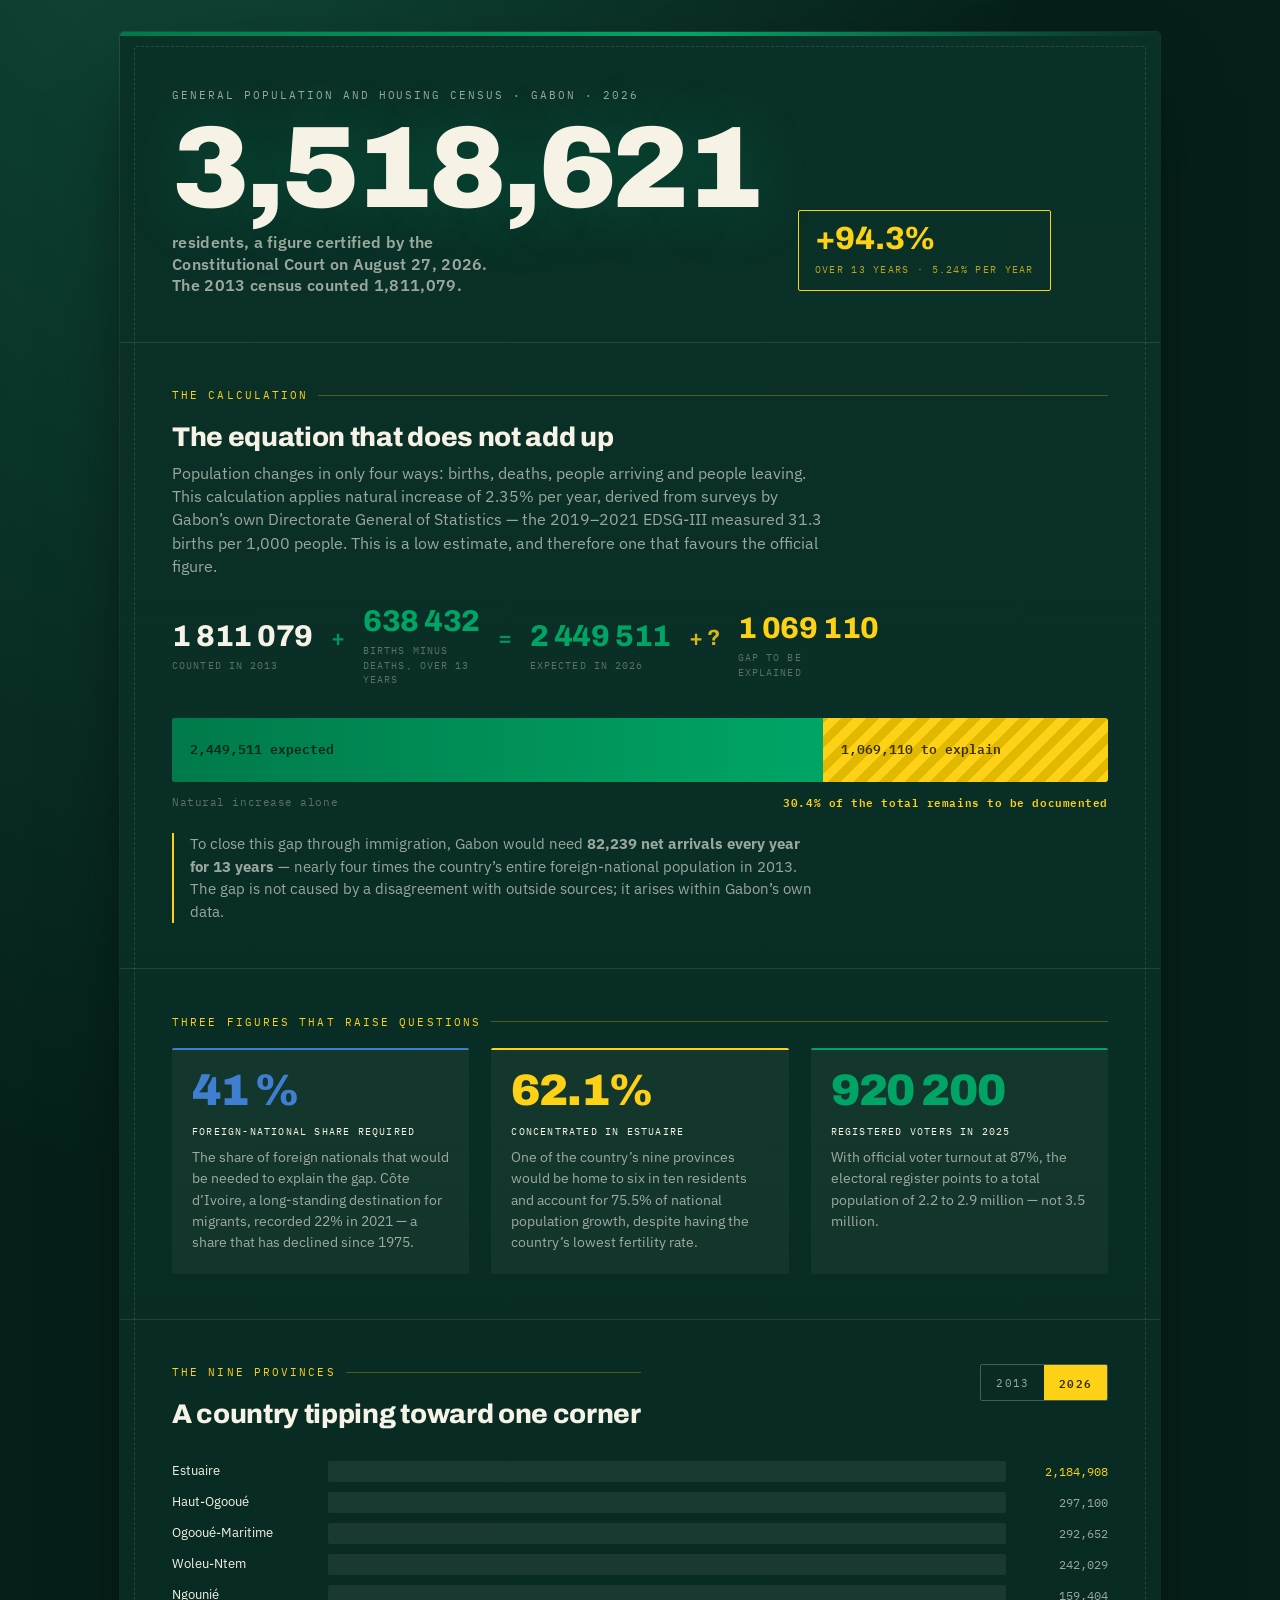
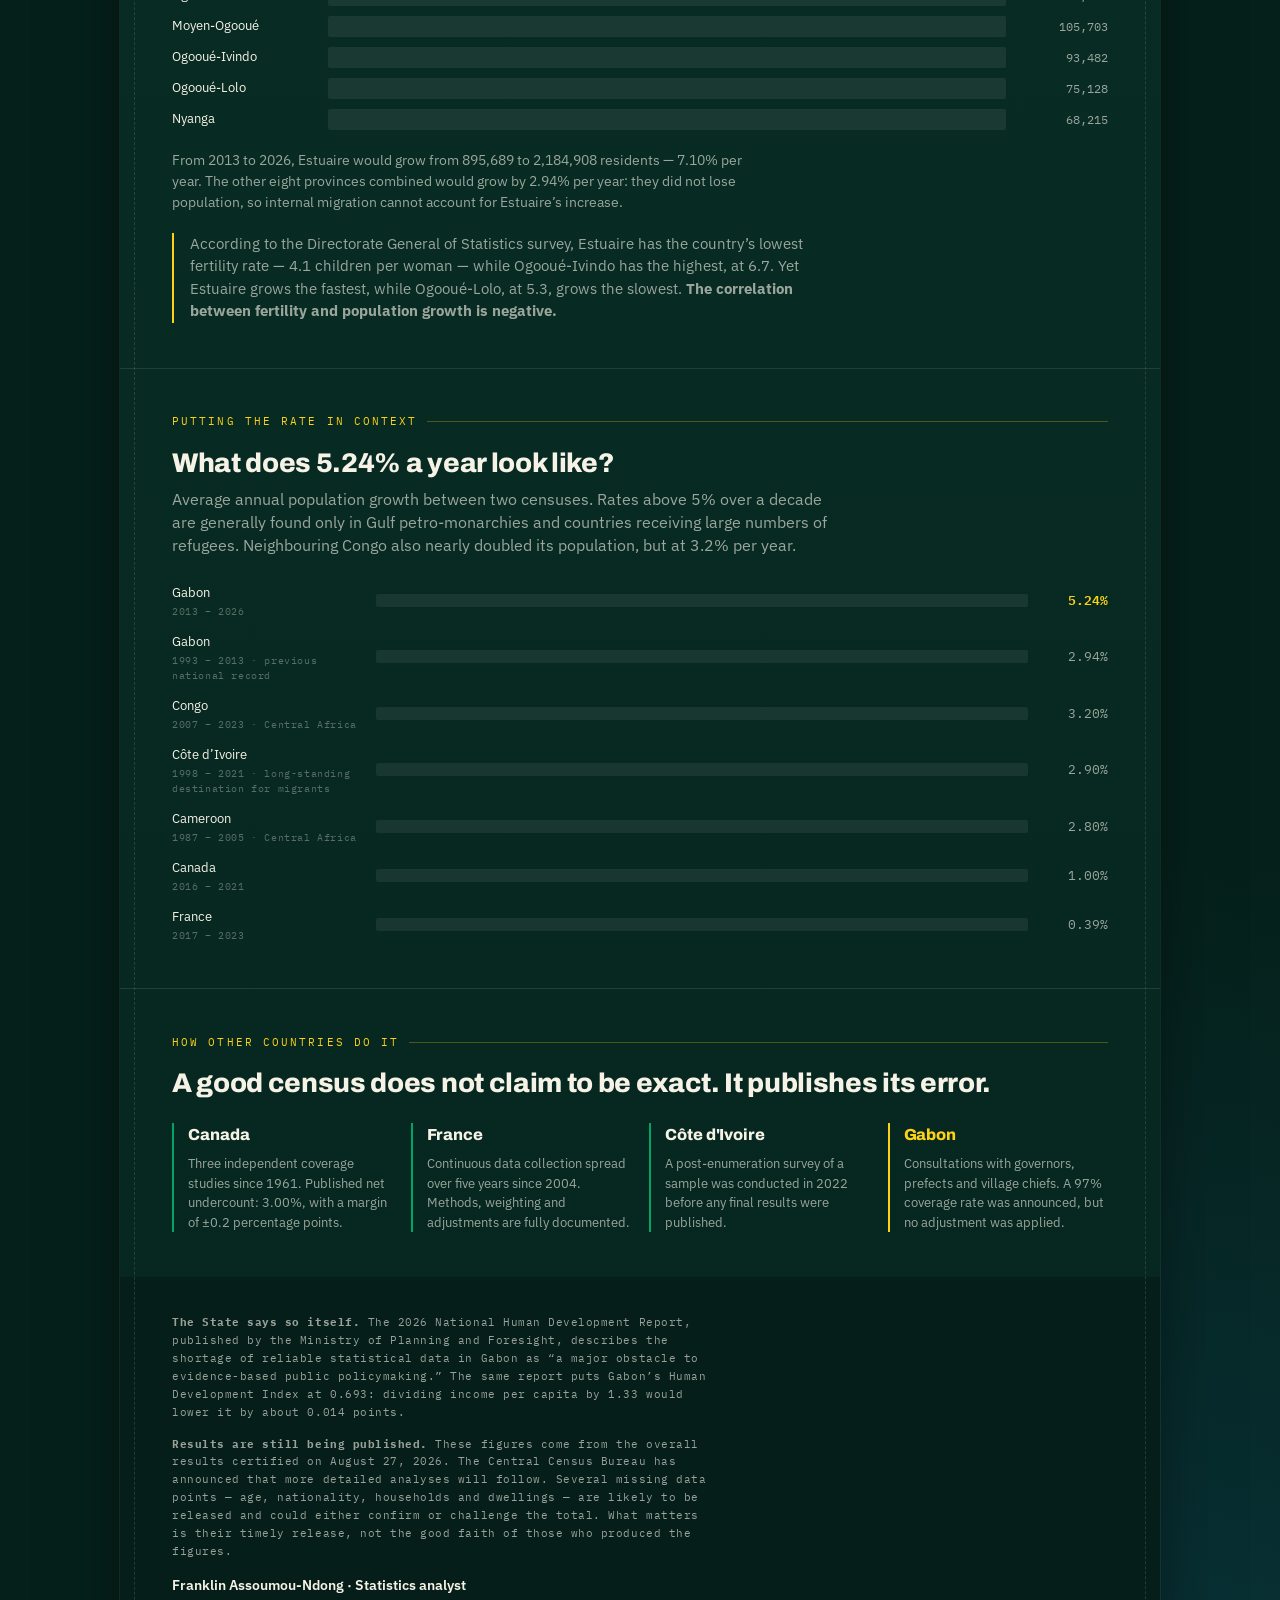
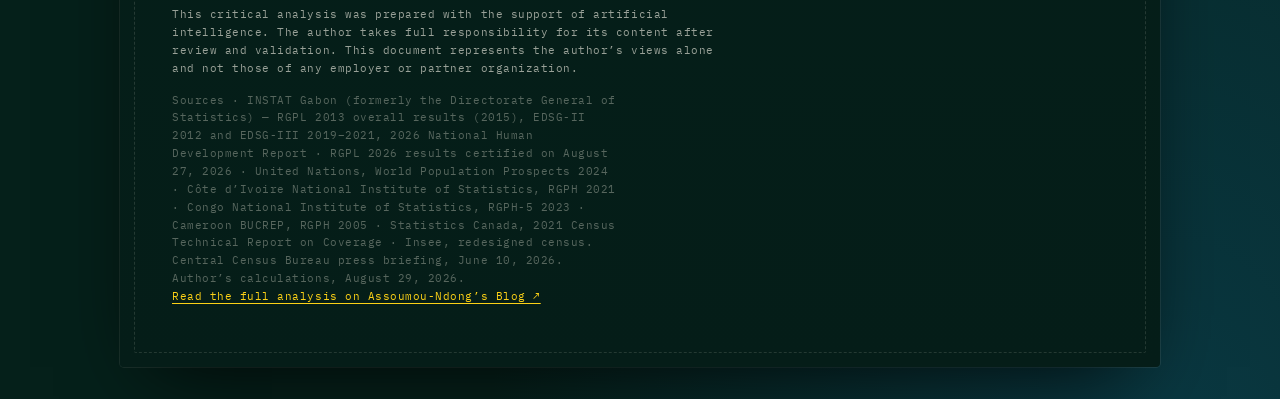
<file: Set_de_table_Recensement_Gabon_2026_en.html>
<!DOCTYPE html>
<html lang="en-CA">
<head>
<meta charset="utf-8">
<meta name="viewport" content="width=device-width, initial-scale=1">
<title>Gabon 2026 · Anatomy of a figure</title>
<meta name="description" content="Gabon’s 2026 census puts the population at 3,518,621. An interactive statistical breakdown of the figure.">
<link rel="preconnect" href="https://fonts.googleapis.com">
<link rel="preconnect" href="https://fonts.gstatic.com" crossorigin>
<link href="https://fonts.googleapis.com/css2?family=Archivo:wght@600;700;800;900&family=IBM+Plex+Mono:wght@400;500;600&family=IBM+Plex+Sans:wght@400;500;600&display=swap" rel="stylesheet">
<style>
  :root{
    --vert:#00A566;
    --vert-f:#007A4A;
    --jaune:#FCD116;
    --bleu:#3F7FD1;
    --nuit:#05201A;
    --nuit-2:#0A3128;
    --nuit-3:#0F4034;
    --ivoire:#F6F2E6;
    --craie:rgba(246,242,230,.62);
    --craie-f:rgba(246,242,230,.34);
    --mat-pad:clamp(20px,4.2vw,52px);
  }

  *{box-sizing:border-box;margin:0;padding:0}

  html{-webkit-text-size-adjust:100%}

  body{
    background:
      radial-gradient(120% 70% at 12% -8%, #10493A 0%, transparent 58%),
      radial-gradient(90% 60% at 92% 104%, #0A3A45 0%, transparent 60%),
      var(--nuit);
    color:var(--ivoire);
    font-family:'IBM Plex Sans',system-ui,-apple-system,'Segoe UI',sans-serif;
    display:flex; justify-content:center;
    padding:clamp(10px,2.5vw,40px);
    min-height:100vh;
    line-height:1.5;
  }

  /* ---------- the placemat ---------- */
  .mat{
    width:min(1040px,100%);
    background:
      linear-gradient(180deg, var(--nuit-2) 0%, #072A22 55%, #06251F 100%);
    border-radius:4px;
    position:relative;
    overflow:hidden;
    box-shadow:0 30px 80px -30px rgba(0,0,0,.85), 0 0 0 1px rgba(246,242,230,.09);
  }
  /* filet supérieur : simple repère graphique, sans valeur emblématique */
  .mat::before{
    content:"";position:absolute;left:0;right:0;top:0;height:4px;
    background:linear-gradient(90deg,var(--vert-f),var(--vert) 55%,rgba(0,165,102,0) 100%);
  }
  /* la piqûre du set, comme un ourlet imprimé */
  .mat::after{
    content:"";position:absolute;inset:14px;
    border:1px dashed rgba(246,242,230,.13);
    border-radius:2px;pointer-events:none;
  }

  .zone{
    padding:calc(var(--mat-pad)*.86) var(--mat-pad);
    border-bottom:1px solid rgba(246,242,230,.11);
    position:relative;
  }
  .zone:last-of-type{border-bottom:0}

  .eyebrow{
    font-family:'IBM Plex Mono',monospace;
    font-size:clamp(9px,1.05vw,11px);
    letter-spacing:.19em;text-transform:uppercase;
    color:var(--jaune);
    margin-bottom:clamp(12px,1.6vw,18px);
    display:flex;align-items:center;gap:10px;flex-wrap:wrap;
  }
  .eyebrow::after{content:"";flex:1;height:1px;background:rgba(252,209,22,.28);min-width:24px}

  /* ---------- en-tête ---------- */
  .head{padding-top:calc(var(--mat-pad)*1.05)}
  .kicker{
    font-family:'IBM Plex Mono',monospace;
    font-size:clamp(9px,1.05vw,11px);letter-spacing:.18em;text-transform:uppercase;
    color:var(--craie);margin-bottom:18px;
  }
  .headline{
    display:flex;align-items:flex-end;gap:clamp(16px,3vw,38px);
    flex-wrap:wrap;
  }
  .bignum{
    font-family:'Archivo',sans-serif;font-weight:900;
    font-size:clamp(52px,10.6vw,116px);
    line-height:.82;letter-spacing:-.028em;
    color:var(--ivoire);
    font-variant-numeric:tabular-nums;
    text-shadow:0 0 60px rgba(0,165,102,.28);
  }
  .bignum .unit{
    display:block;font-family:'IBM Plex Sans',sans-serif;font-weight:600;
    font-size:clamp(12px,1.55vw,16px);letter-spacing:.02em;
    color:var(--craie);margin-top:16px;line-height:1.35;max-width:34ch;
  }
  .stamp{
    border:1.5px solid var(--jaune);border-radius:2px;
    padding:12px 16px 13px;
    font-family:'IBM Plex Mono',monospace;
    margin-bottom:6px;
  }
  .stamp b{display:block;font-family:'Archivo',sans-serif;font-weight:800;
    font-size:clamp(21px,3.1vw,32px);color:var(--jaune);line-height:1;letter-spacing:-.01em}
  .stamp span{display:block;font-size:10px;letter-spacing:.13em;text-transform:uppercase;
    color:rgba(252,209,22,.72);margin-top:7px}

  .title{
    font-family:'Archivo',sans-serif;font-weight:800;
    font-size:clamp(19px,2.5vw,27px);letter-spacing:-.012em;
    color:var(--ivoire);margin-bottom:9px;line-height:1.15;
  }
  .lede{font-size:clamp(13px,1.42vw,15.5px);color:var(--craie);max-width:66ch}

  /* ---------- l'équation ---------- */
  .eq-steps{
    display:flex;align-items:center;gap:clamp(8px,1.5vw,18px);
    flex-wrap:wrap;margin-bottom:clamp(20px,2.8vw,30px);
  }
  .step{flex:0 0 auto}
  .step .v{
    font-family:'Archivo',sans-serif;font-weight:800;
    font-size:clamp(18px,2.7vw,30px);line-height:1;letter-spacing:-.015em;
    font-variant-numeric:tabular-nums;
  }
  .step .k{
    font-family:'IBM Plex Mono',monospace;font-size:10px;letter-spacing:.11em;
    text-transform:uppercase;color:var(--craie-f);margin-top:8px;max-width:19ch;line-height:1.45;
  }
  .op{
    font-family:'Archivo',sans-serif;font-weight:700;
    font-size:clamp(15px,2vw,22px);color:var(--vert);opacity:.85;
    padding-bottom:16px;
  }
  .op.q{color:var(--jaune)}

  .bar{
    height:clamp(46px,6.4vw,64px);width:100%;
    display:flex;border-radius:3px;overflow:hidden;
    background:rgba(246,242,230,.07);
    box-shadow:inset 0 0 0 1px rgba(246,242,230,.12);
  }
  .seg{
    display:flex;align-items:center;padding:0 clamp(10px,1.6vw,18px);
    font-family:'IBM Plex Mono',monospace;font-size:clamp(10px,1.22vw,13px);
    font-weight:600;white-space:nowrap;overflow:hidden;
    width:0;transition:width 1.5s cubic-bezier(.16,.84,.34,1);
  }
  .seg-attendu{background:linear-gradient(90deg,var(--vert-f),var(--vert));color:#04241A}
  .seg-gap{
    color:#3B2F00;
    background:
      repeating-linear-gradient(-45deg,var(--jaune) 0 9px,#E0B900 9px 18px);
    transition-delay:.75s;
    position:relative;
  }
  .barlabels{
    display:flex;justify-content:space-between;gap:14px;margin-top:12px;flex-wrap:wrap;
    font-family:'IBM Plex Mono',monospace;font-size:11px;color:var(--craie-f);
    letter-spacing:.05em;
  }
  .barlabels b{color:var(--jaune);font-weight:600}
  .eq-note{
    margin-top:clamp(16px,2.2vw,22px);padding-left:16px;
    border-left:2px solid var(--jaune);
    font-size:clamp(12.5px,1.4vw,15px);color:var(--craie);max-width:72ch;
  }

  /* ---------- trois cartes ---------- */
  .grid3{display:grid;grid-template-columns:repeat(3,1fr);gap:clamp(12px,1.8vw,22px)}
  .card{
    background:rgba(246,242,230,.045);
    border-top:2px solid var(--bleu);
    padding:clamp(14px,1.9vw,20px);
    border-radius:2px;
  }
  .card:nth-child(2){border-top-color:var(--jaune)}
  .card:nth-child(3){border-top-color:var(--vert)}
  .card .n{
    font-family:'Archivo',sans-serif;font-weight:900;
    font-size:clamp(26px,4.1vw,44px);line-height:.95;letter-spacing:-.025em;
    color:var(--bleu);font-variant-numeric:tabular-nums;
  }
  .card:nth-child(2) .n{color:var(--jaune)}
  .card:nth-child(3) .n{color:var(--vert)}
  .card .t{
    font-family:'IBM Plex Mono',monospace;font-size:10px;letter-spacing:.12em;
    text-transform:uppercase;color:var(--ivoire);margin:12px 0 8px;
  }
  .card .d{font-size:clamp(12px,1.32vw,13.8px);color:var(--craie);line-height:1.55}

  /* ---------- provinces ---------- */
  .provhead{display:flex;justify-content:space-between;align-items:flex-start;gap:16px;flex-wrap:wrap}
  .toggle{display:flex;border:1px solid rgba(246,242,230,.25);border-radius:2px;overflow:hidden;flex:0 0 auto}
  .toggle button{
    background:none;border:0;cursor:pointer;
    font-family:'IBM Plex Mono',monospace;font-size:11px;letter-spacing:.11em;
    padding:8px 15px;color:var(--craie);transition:background .25s,color .25s;
  }
  .toggle button[aria-pressed="true"]{background:var(--jaune);color:#33290A;font-weight:600}
  .toggle button:focus-visible{outline:2px solid var(--bleu);outline-offset:2px}

  .prov{margin-top:clamp(16px,2.2vw,22px);display:grid;gap:clamp(7px,.95vw,10px)}
  .prow{display:grid;grid-template-columns:clamp(88px,13vw,142px) 1fr clamp(66px,9vw,88px);
    align-items:center;gap:clamp(8px,1.3vw,14px)}
  .pname{font-size:clamp(11px,1.24vw,13.2px);color:var(--ivoire);white-space:nowrap;
    overflow:hidden;text-overflow:ellipsis}
  .ptrack{height:clamp(15px,2.1vw,21px);background:rgba(246,242,230,.07);border-radius:2px;overflow:hidden}
  .pfill{height:100%;width:0;border-radius:2px;
    background:linear-gradient(90deg,var(--vert-f),var(--vert));
    transition:width .95s cubic-bezier(.16,.84,.34,1);}
  .prow.lead .pfill{background:linear-gradient(90deg,#E0B900,var(--jaune))}
  .pval{font-family:'IBM Plex Mono',monospace;font-size:clamp(10px,1.16vw,12.4px);
    text-align:right;color:var(--craie);font-variant-numeric:tabular-nums}
  .prow.lead .pval{color:var(--jaune)}
  .provfoot{margin-top:clamp(16px,2.2vw,20px);font-size:clamp(12px,1.34vw,14px);color:var(--craie);max-width:74ch}

  /* ---------- comparaison / méthodes ---------- */
  .cmp{display:grid;gap:clamp(9px,1.2vw,12px);margin-top:6px}
  .crow{display:grid;grid-template-columns:clamp(118px,17vw,190px) 1fr clamp(52px,7vw,66px);
    align-items:center;gap:clamp(8px,1.3vw,14px)}
  .cname{font-size:clamp(11.5px,1.26vw,13.4px);color:var(--ivoire)}
  .cname i{display:block;font-style:normal;font-size:10px;color:var(--craie-f);
    font-family:'IBM Plex Mono',monospace;letter-spacing:.06em;margin-top:2px}
  .ctrack{height:clamp(9px,1.25vw,13px);background:rgba(246,242,230,.07);border-radius:2px;overflow:hidden}
  .cfill{height:100%;width:0;background:var(--bleu);border-radius:2px;
    transition:width 1.05s cubic-bezier(.16,.84,.34,1)}
  .crow.hot .cfill{background:var(--jaune)}
  .cval{font-family:'IBM Plex Mono',monospace;font-size:clamp(10.5px,1.18vw,12.6px);
    text-align:right;color:var(--craie);font-variant-numeric:tabular-nums}
  .crow.hot .cval{color:var(--jaune);font-weight:600}

  .meth{display:grid;grid-template-columns:repeat(4,1fr);gap:clamp(10px,1.5vw,18px);margin-top:6px}
  .mcell{border-left:2px solid var(--vert);padding-left:clamp(10px,1.3vw,14px)}
  .mcell:last-child{border-left-color:var(--jaune)}
  .mcell h4{font-family:'Archivo',sans-serif;font-weight:800;font-size:clamp(13px,1.5vw,16px);
    color:var(--ivoire);margin-bottom:7px;letter-spacing:-.005em}
  .mcell:last-child h4{color:var(--jaune)}
  .mcell p{font-size:clamp(11.5px,1.24vw,13px);color:var(--craie);line-height:1.5}

  /* ---------- footer ---------- */
  .foot{
    padding:calc(var(--mat-pad)*.72) var(--mat-pad) calc(var(--mat-pad)*.9);
    background:rgba(0,0,0,.22);
    display:block;
  }
  .foot .byline{font-family:'IBM Plex Sans',sans-serif;font-size:14px;font-weight:600;
    color:var(--ivoire);letter-spacing:0;margin-bottom:8px;max-width:none}
  .foot .disclaim{color:var(--craie);margin-bottom:14px;max-width:78ch}
  .foot p{font-family:'IBM Plex Mono',monospace;font-size:10.5px;color:var(--craie-f);
    letter-spacing:.05em;line-height:1.7;max-width:64ch}

  /* ---------- responsive ---------- */
  @media (max-width:760px){
    .grid3{grid-template-columns:1fr}
    .meth{grid-template-columns:1fr 1fr}
    .headline{gap:20px}
    .stamp{margin-bottom:0}
  }
  @media (max-width:470px){
    .meth{grid-template-columns:1fr}
    .prow{grid-template-columns:78px 1fr 62px}
    .crow{grid-template-columns:100px 1fr 48px}
  }

  @media (prefers-reduced-motion:reduce){
    .seg,.pfill,.cfill{transition:none!important}
  }

  @media print{
    body{background:var(--nuit);padding:0}
    .mat{box-shadow:none}
  }
</style>
</head>
<body>
<main class="mat" id="mat">

  <!-- HEADER -->
  <section class="zone head">
    <p class="kicker">General Population and Housing Census · Gabon · 2026</p>
    <div class="headline">
      <div>
        <div class="bignum"><span id="count">0</span>
          <span class="unit">residents, a figure certified by the Constitutional Court on August 27, 2026. The 2013 census counted 1,811,079.</span>
        </div>
      </div>
      <div class="stamp">
        <b>+94.3%</b>
        <span>over 13 years · 5.24% per year</span>
      </div>
    </div>
  </section>

  <!-- THE EQUATION -->
  <section class="zone" id="zone-eq">
    <p class="eyebrow">The calculation</p>
    <h2 class="title">The equation that does not add up</h2>
    <p class="lede">Population changes in only four ways: births, deaths, people arriving and people leaving. This calculation applies natural increase of 2.35% per year, derived from surveys by Gabon’s own Directorate General of Statistics — the 2019–2021 EDSG-III measured 31.3 births per 1,000 people. This is a low estimate, and therefore one that favours the official figure.</p>

    <div class="eq-steps" style="margin-top:clamp(20px,2.6vw,28px)">
      <div class="step">
        <div class="v" style="color:var(--ivoire)">1 811 079</div>
        <div class="k">Counted in 2013</div>
      </div>
      <div class="op">+</div>
      <div class="step">
        <div class="v" style="color:var(--vert)">638 432</div>
        <div class="k">Births minus deaths, over 13 years</div>
      </div>
      <div class="op">=</div>
      <div class="step">
        <div class="v" style="color:var(--vert)">2 449 511</div>
        <div class="k">Expected in 2026</div>
      </div>
      <div class="op q">+ ?</div>
      <div class="step">
        <div class="v" style="color:var(--jaune)">1 069 110</div>
        <div class="k">Gap to be explained</div>
      </div>
    </div>

    <div class="bar" role="img" aria-label="Bar: 2,449,511 residents expected, plus a gap of 1,069,110 to be explained, for a total of 3,518,621.">
      <div class="seg seg-attendu" data-w="69.6"><span>2,449,511 expected</span></div>
      <div class="seg seg-gap" data-w="30.4"><span>1,069,110 to explain</span></div>
    </div>
    <div class="barlabels">
      <span>Natural increase alone</span>
      <span><b>30.4% of the total remains to be documented</b></span>
    </div>

    <p class="eq-note">To close this gap through immigration, Gabon would need <strong>82,239 net arrivals every year for 13 years</strong> — nearly four times the country’s entire foreign-national population in 2013. The gap is not caused by a disagreement with outside sources; it arises within Gabon’s own data.</p>
  </section>

  <!-- THREE KEY FIGURES -->
  <section class="zone" id="zone-trois">
    <p class="eyebrow">Three figures that raise questions</p>
    <div class="grid3">
      <div class="card">
        <div class="n">41 %</div>
        <div class="t">Foreign-national share required</div>
        <p class="d">The share of foreign nationals that would be needed to explain the gap. Côte d’Ivoire, a long-standing destination for migrants, recorded 22% in 2021 — a share that has declined since 1975.</p>
      </div>
      <div class="card">
        <div class="n">62.1%</div>
        <div class="t">Concentrated in Estuaire</div>
        <p class="d">One of the country’s nine provinces would be home to six in ten residents and account for 75.5% of national population growth, despite having the country’s lowest fertility rate.</p>
      </div>
      <div class="card">
        <div class="n">920 200</div>
        <div class="t">Registered voters in 2025</div>
        <p class="d">With official voter turnout at 87%, the electoral register points to a total population of 2.2 to 2.9 million — not 3.5 million.</p>
      </div>
    </div>
  </section>

  <!-- PROVINCES -->
  <section class="zone" id="zone-prov">
    <div class="provhead">
      <div>
        <p class="eyebrow">The nine provinces</p>
        <h2 class="title">A country tipping toward one corner</h2>
      </div>
      <div class="toggle" role="group" aria-label="Choose the year shown">
        <button id="b2013" aria-pressed="false">2013</button>
        <button id="b2026" aria-pressed="true">2026</button>
      </div>
    </div>
    <div class="prov" id="prov"></div>
    <p class="provfoot">From 2013 to 2026, Estuaire would grow from 895,689 to 2,184,908 residents — 7.10% per year. The other eight provinces combined would grow by 2.94% per year: they did not lose population, so internal migration cannot account for Estuaire’s increase.</p>
    <p class="eq-note" style="margin-top:clamp(16px,2.2vw,20px)">According to the Directorate General of Statistics survey, Estuaire has the country’s lowest fertility rate — 4.1 children per woman — while Ogooué-Ivindo has the highest, at 6.7. Yet Estuaire grows the fastest, while Ogooué-Lolo, at 5.3, grows the slowest. <strong>The correlation between fertility and population growth is negative.</strong></p>
  </section>

  <!-- COMPARISON -->
  <section class="zone" id="zone-cmp">
    <p class="eyebrow">Putting the rate in context</p>
    <h2 class="title">What does 5.24% a year look like?</h2>
    <p class="lede" style="margin-bottom:clamp(18px,2.4vw,24px)">Average annual population growth between two censuses. Rates above 5% over a decade are generally found only in Gulf petro-monarchies and countries receiving large numbers of refugees. Neighbouring Congo also nearly doubled its population, but at 3.2% per year.</p>
    <div class="cmp" id="cmp"></div>
  </section>

  <!-- METHODS -->
  <section class="zone" id="zone-meth">
    <p class="eyebrow">How other countries do it</p>
    <h2 class="title">A good census does not claim to be exact. It publishes its error.</h2>
    <div class="meth" style="margin-top:clamp(18px,2.4vw,24px)">
      <div class="mcell">
        <h4>Canada</h4>
        <p>Three independent coverage studies since 1961. Published net undercount: 3.00%, with a margin of ±0.2 percentage points.</p>
      </div>
      <div class="mcell">
        <h4>France</h4>
        <p>Continuous data collection spread over five years since 2004. Methods, weighting and adjustments are fully documented.</p>
      </div>
      <div class="mcell">
        <h4>Côte d'Ivoire</h4>
        <p>A post-enumeration survey of a sample was conducted in 2022 before any final results were published.</p>
      </div>
      <div class="mcell">
        <h4>Gabon</h4>
        <p>Consultations with governors, prefects and village chiefs. A 97% coverage rate was announced, but no adjustment was applied.</p>
      </div>
    </div>
  </section>

  <!-- FOOTER -->
  <footer class="foot">
    <p class="disclaim"><strong>The State says so itself.</strong> The 2026 National Human Development Report, published by the Ministry of Planning and Foresight, describes the shortage of reliable statistical data in Gabon as “a major obstacle to evidence-based public policymaking.” The same report puts Gabon’s Human Development Index at 0.693: dividing income per capita by 1.33 would lower it by about 0.014 points.</p>
    <p class="disclaim"><strong>Results are still being published.</strong> These figures come from the overall results certified on August 27, 2026. The Central Census Bureau has announced that more detailed analyses will follow. Several missing data points — age, nationality, households and dwellings — are likely to be released and could either confirm or challenge the total. What matters is their timely release, not the good faith of those who produced the figures.</p>
    <p class="byline">Franklin Assoumou-Ndong · Statistics analyst</p>
    <p class="disclaim">This critical analysis was prepared with the support of artificial intelligence. The author takes full responsibility for its content after review and validation. This document represents the author’s views alone and not those of any employer or partner organization.</p>
    <p>Sources · INSTAT Gabon (formerly the Directorate General of Statistics) — RGPL 2013 overall results (2015), EDSG-II 2012 and EDSG-III 2019–2021, 2026 National Human Development Report · RGPL 2026 results certified on August 27, 2026 · United Nations, World Population Prospects 2024 · Côte d’Ivoire National Institute of Statistics, RGPH 2021 · Congo National Institute of Statistics, RGPH-5 2023 · Cameroon BUCREP, RGPH 2005 · Statistics Canada, 2021 Census Technical Report on Coverage · Insee, redesigned census. Central Census Bureau press briefing, June 10, 2026. Author’s calculations, August 29, 2026.</p>
      <p class="disclaim"><a style="color:var(--jaune);text-underline-offset:3px" href="article-recensement-en.html">Read the full analysis on Assoumou-Ndong’s Blog ↗</a></p>   </footer>
</main>

<script>
(function(){
  var reduce = window.matchMedia('(prefers-reduced-motion: reduce)').matches;
  var nf = new Intl.NumberFormat('en-CA');

  /* ---------- data ---------- */
  var provinces = [
    {n:'Estuaire',        a:895689, b:2184908},
    {n:'Haut-Ogooué',     a:250799, b:297100},
    {n:'Ogooué-Maritime', a:157562, b:292652},
    {n:'Woleu-Ntem',      a:154986, b:242029},
    {n:'Ngounié',         a:100838, b:159404},
    {n:'Moyen-Ogooué',    a:69287,  b:105703},
    {n:'Ogooué-Ivindo',   a:63293,  b:93482},
    {n:'Ogooué-Lolo',     a:65771,  b:75128},
    {n:'Nyanga',          a:52854,  b:68215}
  ];
  var MAXP = 2184908;

  var compare = [
    {n:'Gabon',        s:'2013 – 2026', v:5.24, hot:true},
    {n:'Gabon',        s:'1993 – 2013 · previous national record', v:2.94},
    {n:'Congo',        s:'2007 – 2023 · Central Africa', v:3.20},
    {n:'Côte d\u2019Ivoire', s:'1998 – 2021 · long-standing destination for migrants', v:2.90},
    {n:'Cameroon',     s:'1987 – 2005 · Central Africa', v:2.80},
    {n:'Canada',       s:'2016 – 2021', v:1.00},
    {n:'France',       s:'2017 – 2023', v:0.39}
  ];
  var MAXC = 5.24;

  /* ---------- build province chart ---------- */
  var provEl = document.getElementById('prov');
  provinces.forEach(function(p, i){
    var row = document.createElement('div');
    row.className = 'prow' + (i === 0 ? ' lead' : '');
    row.innerHTML =
      '<span class="pname">' + p.n + '</span>' +
      '<span class="ptrack"><span class="pfill"></span></span>' +
      '<span class="pval"></span>';
    provEl.appendChild(row);
    p.el = row;
  });

  var year = 2026;
  function paintProvinces(animate){
    provinces.forEach(function(p){
      var val = year === 2026 ? p.b : p.a;
      var fill = p.el.querySelector('.pfill');
      var out  = p.el.querySelector('.pval');
      if(!animate) fill.style.transition = 'none';
      fill.style.width = (val / MAXP * 100) + '%';
      if(!animate) requestAnimationFrame(function(){ fill.style.transition = ''; });
      out.textContent = nf.format(val);
      p.el.querySelector('.ptrack').setAttribute('aria-label', p.n + ': ' + nf.format(val) + ' residents in ' + year);
    });
  }

  var b13 = document.getElementById('b2013');
  var b26 = document.getElementById('b2026');
  function setYear(y){
    year = y;
    b13.setAttribute('aria-pressed', String(y === 2013));
    b26.setAttribute('aria-pressed', String(y === 2026));
    paintProvinces(true);
  }
  b13.addEventListener('click', function(){ setYear(2013); });
  b26.addEventListener('click', function(){ setYear(2026); });

  /* ---------- build comparison chart ---------- */
  var cmpEl = document.getElementById('cmp');
  compare.forEach(function(c){
    var row = document.createElement('div');
    row.className = 'crow' + (c.hot ? ' hot' : '');
    row.innerHTML =
      '<span class="cname">' + c.n + '<i>' + c.s + '</i></span>' +
      '<span class="ctrack"><span class="cfill"></span></span>' +
      '<span class="cval">' + c.v.toFixed(2) + '%</span>';
    cmpEl.appendChild(row);
    c.el = row;
  });

  /* ---------- headline counter ---------- */
  var TARGET = 3518621;
  var out = document.getElementById('count');
  function runCount(){
    if(reduce){ out.textContent = nf.format(TARGET); return; }
    var t0 = null, dur = 1900;
    function tick(ts){
      if(t0 === null) t0 = ts;
      var p = Math.min((ts - t0) / dur, 1);
      var e = 1 - Math.pow(1 - p, 4);
      out.textContent = nf.format(Math.round(TARGET * e));
      if(p < 1) requestAnimationFrame(tick);
    }
    requestAnimationFrame(tick);
  }

  /* ---------- reveal on scroll ---------- */
  function reveal(zoneId, fn){
    var z = document.getElementById(zoneId);
    if(!z || !('IntersectionObserver' in window)){ fn(); return; }
    var io = new IntersectionObserver(function(entries){
      entries.forEach(function(en){
        if(en.isIntersecting){ fn(); io.disconnect(); }
      });
    }, {threshold: 0.28});
    io.observe(z);
  }

  reveal('zone-eq', function(){
    document.querySelectorAll('.seg').forEach(function(s){
      s.style.width = s.dataset.w + '%';
    });
  });
  reveal('zone-prov', function(){ paintProvinces(true); });
  reveal('zone-cmp', function(){
    compare.forEach(function(c, i){
      setTimeout(function(){
        c.el.querySelector('.cfill').style.width = (c.v / MAXC * 100) + '%';
      }, i * 110);
    });
  });

  runCount();
})();
</script>
</body>
</html>
</file>
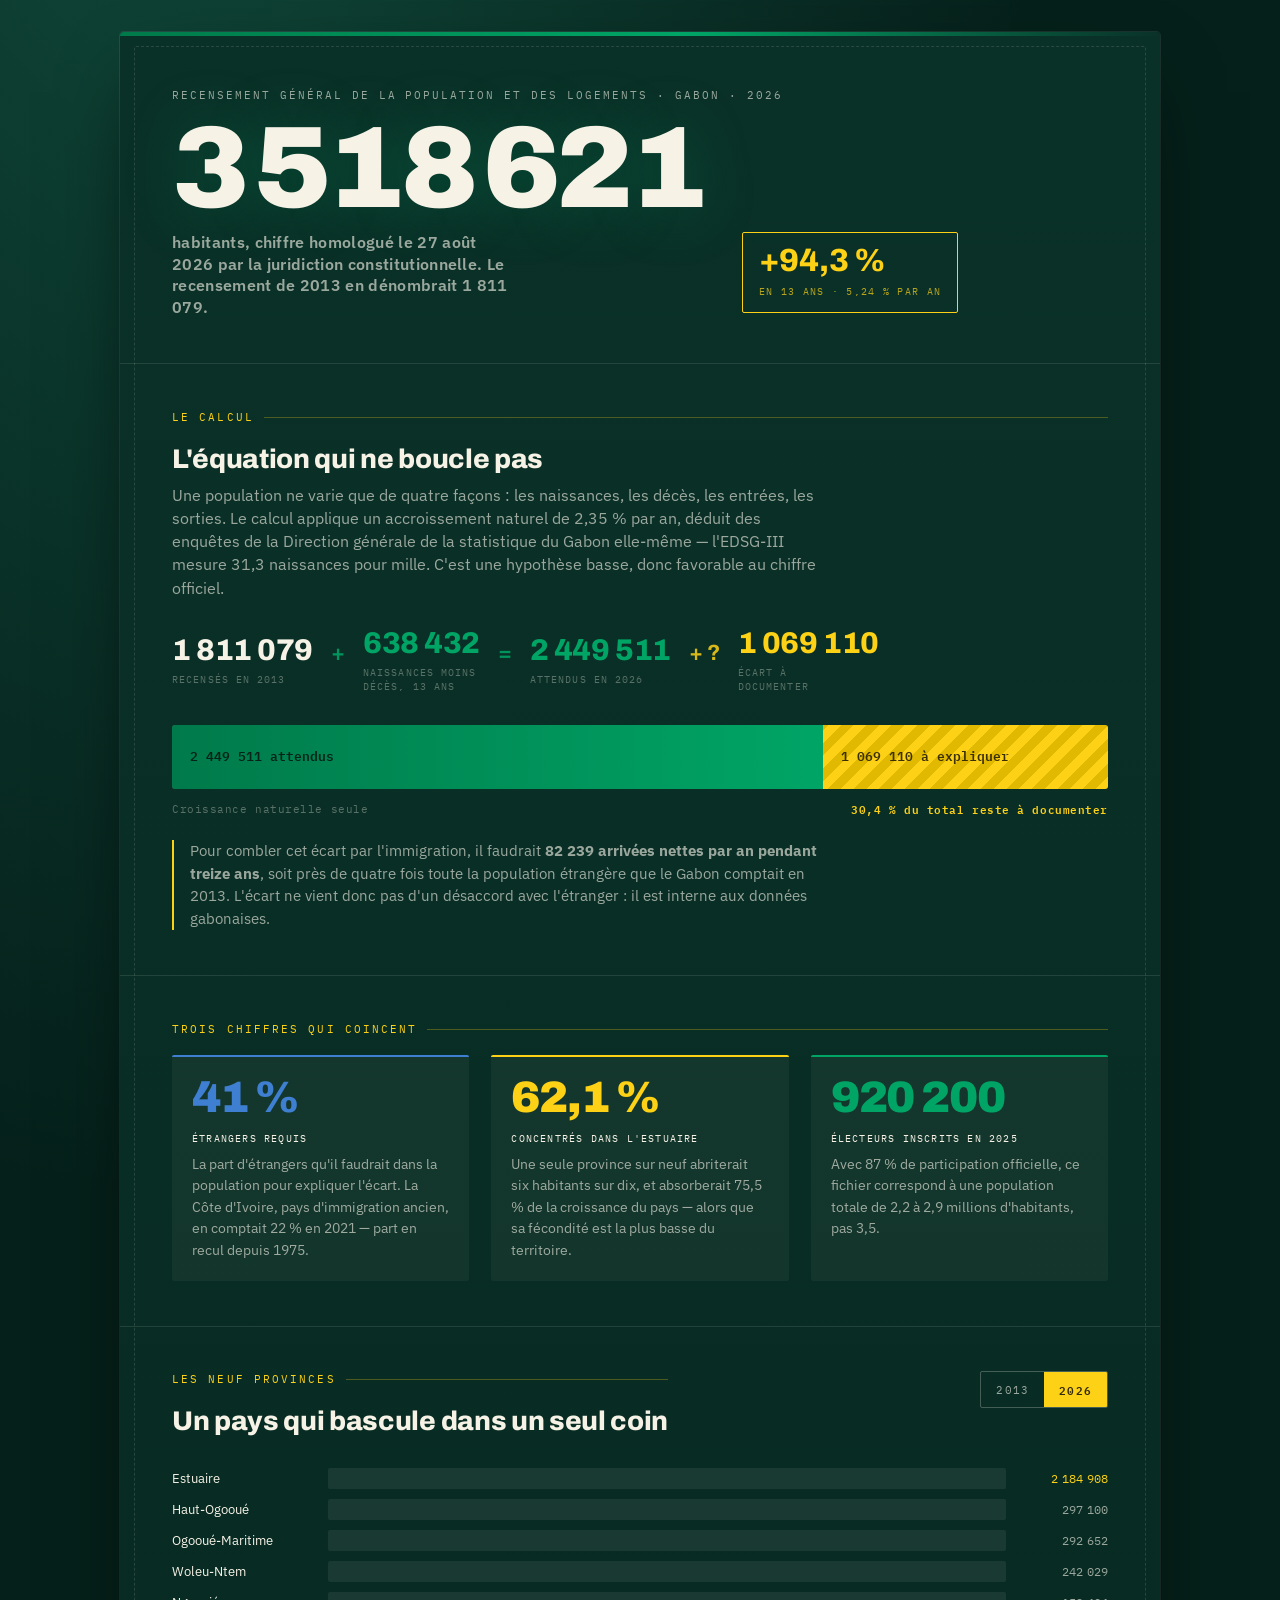
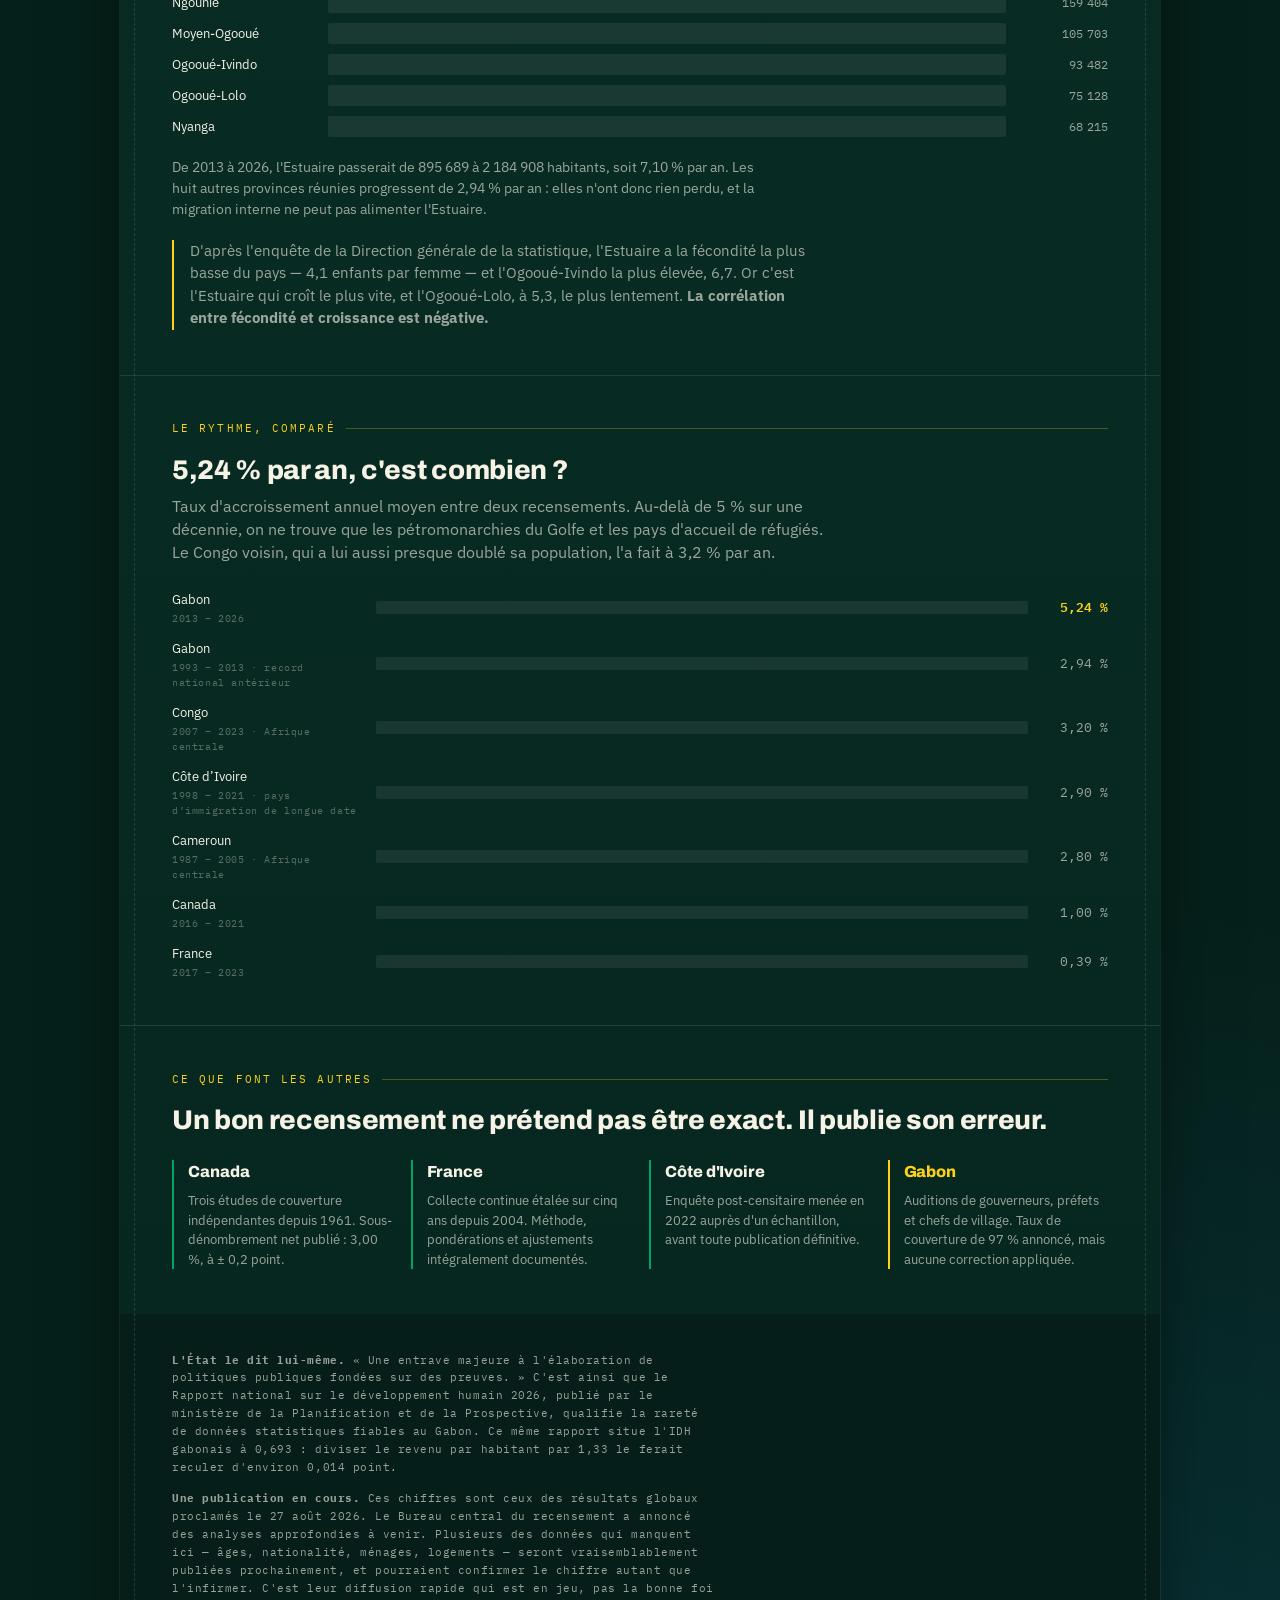
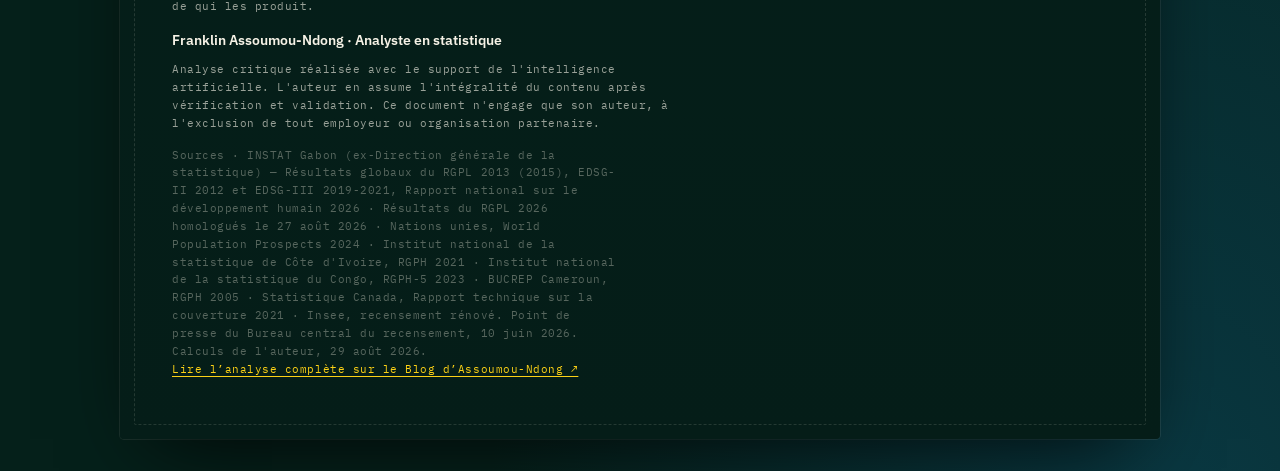
<file: Set_de_table_Recensement_Gabon_2026_v5.html>
<!DOCTYPE html>
<html lang="fr">
<head>
<meta charset="utf-8">
<meta name="viewport" content="width=device-width, initial-scale=1">
<title>Gabon 2026 · Anatomie d'un chiffre</title>
<meta name="description" content="Le recensement gabonais de 2026 établit la population à 3 518 621 habitants. Décomposition statistique de ce chiffre.">
<link rel="preconnect" href="https://fonts.googleapis.com">
<link rel="preconnect" href="https://fonts.gstatic.com" crossorigin>
<link href="https://fonts.googleapis.com/css2?family=Archivo:wght@600;700;800;900&family=IBM+Plex+Mono:wght@400;500;600&family=IBM+Plex+Sans:wght@400;500;600&display=swap" rel="stylesheet">
<style>
  :root{
    --vert:#00A566;
    --vert-f:#007A4A;
    --jaune:#FCD116;
    --bleu:#3F7FD1;
    --nuit:#05201A;
    --nuit-2:#0A3128;
    --nuit-3:#0F4034;
    --ivoire:#F6F2E6;
    --craie:rgba(246,242,230,.62);
    --craie-f:rgba(246,242,230,.34);
    --mat-pad:clamp(20px,4.2vw,52px);
  }

  *{box-sizing:border-box;margin:0;padding:0}

  html{-webkit-text-size-adjust:100%}

  body{
    background:
      radial-gradient(120% 70% at 12% -8%, #10493A 0%, transparent 58%),
      radial-gradient(90% 60% at 92% 104%, #0A3A45 0%, transparent 60%),
      var(--nuit);
    color:var(--ivoire);
    font-family:'IBM Plex Sans',system-ui,-apple-system,'Segoe UI',sans-serif;
    display:flex; justify-content:center;
    padding:clamp(10px,2.5vw,40px);
    min-height:100vh;
    line-height:1.5;
  }

  /* ---------- le set de table ---------- */
  .mat{
    width:min(1040px,100%);
    background:
      linear-gradient(180deg, var(--nuit-2) 0%, #072A22 55%, #06251F 100%);
    border-radius:4px;
    position:relative;
    overflow:hidden;
    box-shadow:0 30px 80px -30px rgba(0,0,0,.85), 0 0 0 1px rgba(246,242,230,.09);
  }
  /* filet supérieur : simple repère graphique, sans valeur emblématique */
  .mat::before{
    content:"";position:absolute;left:0;right:0;top:0;height:4px;
    background:linear-gradient(90deg,var(--vert-f),var(--vert) 55%,rgba(0,165,102,0) 100%);
  }
  /* la piqûre du set, comme un ourlet imprimé */
  .mat::after{
    content:"";position:absolute;inset:14px;
    border:1px dashed rgba(246,242,230,.13);
    border-radius:2px;pointer-events:none;
  }

  .zone{
    padding:calc(var(--mat-pad)*.86) var(--mat-pad);
    border-bottom:1px solid rgba(246,242,230,.11);
    position:relative;
  }
  .zone:last-of-type{border-bottom:0}

  .eyebrow{
    font-family:'IBM Plex Mono',monospace;
    font-size:clamp(9px,1.05vw,11px);
    letter-spacing:.19em;text-transform:uppercase;
    color:var(--jaune);
    margin-bottom:clamp(12px,1.6vw,18px);
    display:flex;align-items:center;gap:10px;flex-wrap:wrap;
  }
  .eyebrow::after{content:"";flex:1;height:1px;background:rgba(252,209,22,.28);min-width:24px}

  /* ---------- en-tête ---------- */
  .head{padding-top:calc(var(--mat-pad)*1.05)}
  .kicker{
    font-family:'IBM Plex Mono',monospace;
    font-size:clamp(9px,1.05vw,11px);letter-spacing:.18em;text-transform:uppercase;
    color:var(--craie);margin-bottom:18px;
  }
  .headline{
    display:flex;align-items:flex-end;gap:clamp(16px,3vw,38px);
    flex-wrap:wrap;
  }
  .bignum{
    font-family:'Archivo',sans-serif;font-weight:900;
    font-size:clamp(52px,10.6vw,116px);
    line-height:.82;letter-spacing:-.028em;
    color:var(--ivoire);
    font-variant-numeric:tabular-nums;
    text-shadow:0 0 60px rgba(0,165,102,.28);
  }
  .bignum .unit{
    display:block;font-family:'IBM Plex Sans',sans-serif;font-weight:600;
    font-size:clamp(12px,1.55vw,16px);letter-spacing:.02em;
    color:var(--craie);margin-top:16px;line-height:1.35;max-width:34ch;
  }
  .stamp{
    border:1.5px solid var(--jaune);border-radius:2px;
    padding:12px 16px 13px;
    font-family:'IBM Plex Mono',monospace;
    margin-bottom:6px;
  }
  .stamp b{display:block;font-family:'Archivo',sans-serif;font-weight:800;
    font-size:clamp(21px,3.1vw,32px);color:var(--jaune);line-height:1;letter-spacing:-.01em}
  .stamp span{display:block;font-size:10px;letter-spacing:.13em;text-transform:uppercase;
    color:rgba(252,209,22,.72);margin-top:7px}

  .title{
    font-family:'Archivo',sans-serif;font-weight:800;
    font-size:clamp(19px,2.5vw,27px);letter-spacing:-.012em;
    color:var(--ivoire);margin-bottom:9px;line-height:1.15;
  }
  .lede{font-size:clamp(13px,1.42vw,15.5px);color:var(--craie);max-width:66ch}

  /* ---------- l'équation ---------- */
  .eq-steps{
    display:flex;align-items:center;gap:clamp(8px,1.5vw,18px);
    flex-wrap:wrap;margin-bottom:clamp(20px,2.8vw,30px);
  }
  .step{flex:0 0 auto}
  .step .v{
    font-family:'Archivo',sans-serif;font-weight:800;
    font-size:clamp(18px,2.7vw,30px);line-height:1;letter-spacing:-.015em;
    font-variant-numeric:tabular-nums;
  }
  .step .k{
    font-family:'IBM Plex Mono',monospace;font-size:10px;letter-spacing:.11em;
    text-transform:uppercase;color:var(--craie-f);margin-top:8px;max-width:19ch;line-height:1.45;
  }
  .op{
    font-family:'Archivo',sans-serif;font-weight:700;
    font-size:clamp(15px,2vw,22px);color:var(--vert);opacity:.85;
    padding-bottom:16px;
  }
  .op.q{color:var(--jaune)}

  .bar{
    height:clamp(46px,6.4vw,64px);width:100%;
    display:flex;border-radius:3px;overflow:hidden;
    background:rgba(246,242,230,.07);
    box-shadow:inset 0 0 0 1px rgba(246,242,230,.12);
  }
  .seg{
    display:flex;align-items:center;padding:0 clamp(10px,1.6vw,18px);
    font-family:'IBM Plex Mono',monospace;font-size:clamp(10px,1.22vw,13px);
    font-weight:600;white-space:nowrap;overflow:hidden;
    width:0;transition:width 1.5s cubic-bezier(.16,.84,.34,1);
  }
  .seg-attendu{background:linear-gradient(90deg,var(--vert-f),var(--vert));color:#04241A}
  .seg-gap{
    color:#3B2F00;
    background:
      repeating-linear-gradient(-45deg,var(--jaune) 0 9px,#E0B900 9px 18px);
    transition-delay:.75s;
    position:relative;
  }
  .barlabels{
    display:flex;justify-content:space-between;gap:14px;margin-top:12px;flex-wrap:wrap;
    font-family:'IBM Plex Mono',monospace;font-size:11px;color:var(--craie-f);
    letter-spacing:.05em;
  }
  .barlabels b{color:var(--jaune);font-weight:600}
  .eq-note{
    margin-top:clamp(16px,2.2vw,22px);padding-left:16px;
    border-left:2px solid var(--jaune);
    font-size:clamp(12.5px,1.4vw,15px);color:var(--craie);max-width:72ch;
  }

  /* ---------- trois cartes ---------- */
  .grid3{display:grid;grid-template-columns:repeat(3,1fr);gap:clamp(12px,1.8vw,22px)}
  .card{
    background:rgba(246,242,230,.045);
    border-top:2px solid var(--bleu);
    padding:clamp(14px,1.9vw,20px);
    border-radius:2px;
  }
  .card:nth-child(2){border-top-color:var(--jaune)}
  .card:nth-child(3){border-top-color:var(--vert)}
  .card .n{
    font-family:'Archivo',sans-serif;font-weight:900;
    font-size:clamp(26px,4.1vw,44px);line-height:.95;letter-spacing:-.025em;
    color:var(--bleu);font-variant-numeric:tabular-nums;
  }
  .card:nth-child(2) .n{color:var(--jaune)}
  .card:nth-child(3) .n{color:var(--vert)}
  .card .t{
    font-family:'IBM Plex Mono',monospace;font-size:10px;letter-spacing:.12em;
    text-transform:uppercase;color:var(--ivoire);margin:12px 0 8px;
  }
  .card .d{font-size:clamp(12px,1.32vw,13.8px);color:var(--craie);line-height:1.55}

  /* ---------- provinces ---------- */
  .provhead{display:flex;justify-content:space-between;align-items:flex-start;gap:16px;flex-wrap:wrap}
  .toggle{display:flex;border:1px solid rgba(246,242,230,.25);border-radius:2px;overflow:hidden;flex:0 0 auto}
  .toggle button{
    background:none;border:0;cursor:pointer;
    font-family:'IBM Plex Mono',monospace;font-size:11px;letter-spacing:.11em;
    padding:8px 15px;color:var(--craie);transition:background .25s,color .25s;
  }
  .toggle button[aria-pressed="true"]{background:var(--jaune);color:#33290A;font-weight:600}
  .toggle button:focus-visible{outline:2px solid var(--bleu);outline-offset:2px}

  .prov{margin-top:clamp(16px,2.2vw,22px);display:grid;gap:clamp(7px,.95vw,10px)}
  .prow{display:grid;grid-template-columns:clamp(88px,13vw,142px) 1fr clamp(66px,9vw,88px);
    align-items:center;gap:clamp(8px,1.3vw,14px)}
  .pname{font-size:clamp(11px,1.24vw,13.2px);color:var(--ivoire);white-space:nowrap;
    overflow:hidden;text-overflow:ellipsis}
  .ptrack{height:clamp(15px,2.1vw,21px);background:rgba(246,242,230,.07);border-radius:2px;overflow:hidden}
  .pfill{height:100%;width:0;border-radius:2px;
    background:linear-gradient(90deg,var(--vert-f),var(--vert));
    transition:width .95s cubic-bezier(.16,.84,.34,1);}
  .prow.lead .pfill{background:linear-gradient(90deg,#E0B900,var(--jaune))}
  .pval{font-family:'IBM Plex Mono',monospace;font-size:clamp(10px,1.16vw,12.4px);
    text-align:right;color:var(--craie);font-variant-numeric:tabular-nums}
  .prow.lead .pval{color:var(--jaune)}
  .provfoot{margin-top:clamp(16px,2.2vw,20px);font-size:clamp(12px,1.34vw,14px);color:var(--craie);max-width:74ch}

  /* ---------- comparaison / méthodes ---------- */
  .cmp{display:grid;gap:clamp(9px,1.2vw,12px);margin-top:6px}
  .crow{display:grid;grid-template-columns:clamp(118px,17vw,190px) 1fr clamp(52px,7vw,66px);
    align-items:center;gap:clamp(8px,1.3vw,14px)}
  .cname{font-size:clamp(11.5px,1.26vw,13.4px);color:var(--ivoire)}
  .cname i{display:block;font-style:normal;font-size:10px;color:var(--craie-f);
    font-family:'IBM Plex Mono',monospace;letter-spacing:.06em;margin-top:2px}
  .ctrack{height:clamp(9px,1.25vw,13px);background:rgba(246,242,230,.07);border-radius:2px;overflow:hidden}
  .cfill{height:100%;width:0;background:var(--bleu);border-radius:2px;
    transition:width 1.05s cubic-bezier(.16,.84,.34,1)}
  .crow.hot .cfill{background:var(--jaune)}
  .cval{font-family:'IBM Plex Mono',monospace;font-size:clamp(10.5px,1.18vw,12.6px);
    text-align:right;color:var(--craie);font-variant-numeric:tabular-nums}
  .crow.hot .cval{color:var(--jaune);font-weight:600}

  .meth{display:grid;grid-template-columns:repeat(4,1fr);gap:clamp(10px,1.5vw,18px);margin-top:6px}
  .mcell{border-left:2px solid var(--vert);padding-left:clamp(10px,1.3vw,14px)}
  .mcell:last-child{border-left-color:var(--jaune)}
  .mcell h4{font-family:'Archivo',sans-serif;font-weight:800;font-size:clamp(13px,1.5vw,16px);
    color:var(--ivoire);margin-bottom:7px;letter-spacing:-.005em}
  .mcell:last-child h4{color:var(--jaune)}
  .mcell p{font-size:clamp(11.5px,1.24vw,13px);color:var(--craie);line-height:1.5}

  /* ---------- pied ---------- */
  .foot{
    padding:calc(var(--mat-pad)*.72) var(--mat-pad) calc(var(--mat-pad)*.9);
    background:rgba(0,0,0,.22);
    display:block;
  }
  .foot .byline{font-family:'IBM Plex Sans',sans-serif;font-size:14px;font-weight:600;
    color:var(--ivoire);letter-spacing:0;margin-bottom:8px;max-width:none}
  .foot .disclaim{color:var(--craie);margin-bottom:14px;max-width:78ch}
  .foot p{font-family:'IBM Plex Mono',monospace;font-size:10.5px;color:var(--craie-f);
    letter-spacing:.05em;line-height:1.7;max-width:64ch}

  /* ---------- responsive ---------- */
  @media (max-width:760px){
    .grid3{grid-template-columns:1fr}
    .meth{grid-template-columns:1fr 1fr}
    .headline{gap:20px}
    .stamp{margin-bottom:0}
  }
  @media (max-width:470px){
    .meth{grid-template-columns:1fr}
    .prow{grid-template-columns:78px 1fr 62px}
    .crow{grid-template-columns:100px 1fr 48px}
  }

  @media (prefers-reduced-motion:reduce){
    .seg,.pfill,.cfill{transition:none!important}
  }

  @media print{
    body{background:var(--nuit);padding:0}
    .mat{box-shadow:none}
  }
</style>
</head>
<body>
<main class="mat" id="mat">

  <!-- EN-TÊTE -->
  <section class="zone head">
    <p class="kicker">Recensement général de la population et des logements · Gabon · 2026</p>
    <div class="headline">
      <div>
        <div class="bignum"><span id="count">0</span>
          <span class="unit">habitants, chiffre homologué le 27 août 2026 par la juridiction constitutionnelle. Le recensement de 2013 en dénombrait 1 811 079.</span>
        </div>
      </div>
      <div class="stamp">
        <b>+94,3 %</b>
        <span>en 13 ans · 5,24 % par an</span>
      </div>
    </div>
  </section>

  <!-- L'ÉQUATION -->
  <section class="zone" id="zone-eq">
    <p class="eyebrow">Le calcul</p>
    <h2 class="title">L'équation qui ne boucle pas</h2>
    <p class="lede">Une population ne varie que de quatre façons : les naissances, les décès, les entrées, les sorties. Le calcul applique un accroissement naturel de 2,35 % par an, déduit des enquêtes de la Direction générale de la statistique du Gabon elle-même — l'EDSG-III mesure 31,3 naissances pour mille. C'est une hypothèse basse, donc favorable au chiffre officiel.</p>

    <div class="eq-steps" style="margin-top:clamp(20px,2.6vw,28px)">
      <div class="step">
        <div class="v" style="color:var(--ivoire)">1 811 079</div>
        <div class="k">Recensés en 2013</div>
      </div>
      <div class="op">+</div>
      <div class="step">
        <div class="v" style="color:var(--vert)">638 432</div>
        <div class="k">Naissances moins décès, 13 ans</div>
      </div>
      <div class="op">=</div>
      <div class="step">
        <div class="v" style="color:var(--vert)">2 449 511</div>
        <div class="k">Attendus en 2026</div>
      </div>
      <div class="op q">+ ?</div>
      <div class="step">
        <div class="v" style="color:var(--jaune)">1 069 110</div>
        <div class="k">Écart à documenter</div>
      </div>
    </div>

    <div class="bar" role="img" aria-label="Barre : 2 449 511 habitants attendus, puis 1 069 110 habitants d'écart à documenter, pour un total de 3 518 621.">
      <div class="seg seg-attendu" data-w="69.6"><span>2 449 511 attendus</span></div>
      <div class="seg seg-gap" data-w="30.4"><span>1 069 110 à expliquer</span></div>
    </div>
    <div class="barlabels">
      <span>Croissance naturelle seule</span>
      <span><b>30,4 % du total reste à documenter</b></span>
    </div>

    <p class="eq-note">Pour combler cet écart par l'immigration, il faudrait <strong>82 239 arrivées nettes par an pendant treize ans</strong>, soit près de quatre fois toute la population étrangère que le Gabon comptait en 2013. L'écart ne vient donc pas d'un désaccord avec l'étranger : il est interne aux données gabonaises.</p>
  </section>

  <!-- TROIS CHIFFRES -->
  <section class="zone" id="zone-trois">
    <p class="eyebrow">Trois chiffres qui coincent</p>
    <div class="grid3">
      <div class="card">
        <div class="n">41 %</div>
        <div class="t">Étrangers requis</div>
        <p class="d">La part d'étrangers qu'il faudrait dans la population pour expliquer l'écart. La Côte d'Ivoire, pays d'immigration ancien, en comptait 22 % en 2021 — part en recul depuis 1975.</p>
      </div>
      <div class="card">
        <div class="n">62,1 %</div>
        <div class="t">Concentrés dans l'Estuaire</div>
        <p class="d">Une seule province sur neuf abriterait six habitants sur dix, et absorberait 75,5 % de la croissance du pays — alors que sa fécondité est la plus basse du territoire.</p>
      </div>
      <div class="card">
        <div class="n">920 200</div>
        <div class="t">Électeurs inscrits en 2025</div>
        <p class="d">Avec 87 % de participation officielle, ce fichier correspond à une population totale de 2,2 à 2,9 millions d'habitants, pas 3,5.</p>
      </div>
    </div>
  </section>

  <!-- PROVINCES -->
  <section class="zone" id="zone-prov">
    <div class="provhead">
      <div>
        <p class="eyebrow">Les neuf provinces</p>
        <h2 class="title">Un pays qui bascule dans un seul coin</h2>
      </div>
      <div class="toggle" role="group" aria-label="Choisir l'année affichée">
        <button id="b2013" aria-pressed="false">2013</button>
        <button id="b2026" aria-pressed="true">2026</button>
      </div>
    </div>
    <div class="prov" id="prov"></div>
    <p class="provfoot">De 2013 à 2026, l'Estuaire passerait de 895 689 à 2 184 908 habitants, soit 7,10 % par an. Les huit autres provinces réunies progressent de 2,94 % par an : elles n'ont donc rien perdu, et la migration interne ne peut pas alimenter l'Estuaire.</p>
    <p class="eq-note" style="margin-top:clamp(16px,2.2vw,20px)">D'après l'enquête de la Direction générale de la statistique, l'Estuaire a la fécondité la plus basse du pays — 4,1 enfants par femme — et l'Ogooué-Ivindo la plus élevée, 6,7. Or c'est l'Estuaire qui croît le plus vite, et l'Ogooué-Lolo, à 5,3, le plus lentement. <strong>La corrélation entre fécondité et croissance est négative.</strong></p>
  </section>

  <!-- COMPARAISON -->
  <section class="zone" id="zone-cmp">
    <p class="eyebrow">Le rythme, comparé</p>
    <h2 class="title">5,24 % par an, c'est combien ?</h2>
    <p class="lede" style="margin-bottom:clamp(18px,2.4vw,24px)">Taux d'accroissement annuel moyen entre deux recensements. Au-delà de 5 % sur une décennie, on ne trouve que les pétromonarchies du Golfe et les pays d'accueil de réfugiés. Le Congo voisin, qui a lui aussi presque doublé sa population, l'a fait à 3,2 % par an.</p>
    <div class="cmp" id="cmp"></div>
  </section>

  <!-- MÉTHODES -->
  <section class="zone" id="zone-meth">
    <p class="eyebrow">Ce que font les autres</p>
    <h2 class="title">Un bon recensement ne prétend pas être exact. Il publie son erreur.</h2>
    <div class="meth" style="margin-top:clamp(18px,2.4vw,24px)">
      <div class="mcell">
        <h4>Canada</h4>
        <p>Trois études de couverture indépendantes depuis 1961. Sous-dénombrement net publié : 3,00 %, à ± 0,2 point.</p>
      </div>
      <div class="mcell">
        <h4>France</h4>
        <p>Collecte continue étalée sur cinq ans depuis 2004. Méthode, pondérations et ajustements intégralement documentés.</p>
      </div>
      <div class="mcell">
        <h4>Côte d'Ivoire</h4>
        <p>Enquête post-censitaire menée en 2022 auprès d'un échantillon, avant toute publication définitive.</p>
      </div>
      <div class="mcell">
        <h4>Gabon</h4>
        <p>Auditions de gouverneurs, préfets et chefs de village. Taux de couverture de 97 % annoncé, mais aucune correction appliquée.</p>
      </div>
    </div>
  </section>

  <!-- PIED -->
  <footer class="foot">
    <p class="disclaim"><strong>L'État le dit lui-même.</strong> «&nbsp;Une entrave majeure à l'élaboration de politiques publiques fondées sur des preuves.&nbsp;» C'est ainsi que le Rapport national sur le développement humain 2026, publié par le ministère de la Planification et de la Prospective, qualifie la rareté de données statistiques fiables au Gabon. Ce même rapport situe l'IDH gabonais à 0,693 : diviser le revenu par habitant par 1,33 le ferait reculer d'environ 0,014 point.</p>
    <p class="disclaim"><strong>Une publication en cours.</strong> Ces chiffres sont ceux des résultats globaux proclamés le 27 août 2026. Le Bureau central du recensement a annoncé des analyses approfondies à venir. Plusieurs des données qui manquent ici — âges, nationalité, ménages, logements — seront vraisemblablement publiées prochainement, et pourraient confirmer le chiffre autant que l'infirmer. C'est leur diffusion rapide qui est en jeu, pas la bonne foi de qui les produit.</p>
    <p class="byline">Franklin Assoumou-Ndong · Analyste en statistique</p>
    <p class="disclaim">Analyse critique réalisée avec le support de l'intelligence artificielle. L'auteur en assume l'intégralité du contenu après vérification et validation. Ce document n'engage que son auteur, à l'exclusion de tout employeur ou organisation partenaire.</p>
    <p>Sources · INSTAT Gabon (ex-Direction générale de la statistique) — Résultats globaux du RGPL 2013 (2015), EDSG-II 2012 et EDSG-III 2019-2021, Rapport national sur le développement humain 2026 · Résultats du RGPL 2026 homologués le 27 août 2026 · Nations unies, World Population Prospects 2024 · Institut national de la statistique de Côte d'Ivoire, RGPH 2021 · Institut national de la statistique du Congo, RGPH-5 2023 · BUCREP Cameroun, RGPH 2005 · Statistique Canada, Rapport technique sur la couverture 2021 · Insee, recensement rénové. Point de presse du Bureau central du recensement, 10 juin 2026. Calculs de l'auteur, 29 août 2026.</p>
      <p class="disclaim"><a style="color:var(--jaune);text-underline-offset:3px" href="article-recensement.html">Lire l’analyse complète sur le Blog d’Assoumou-Ndong ↗</a></p>   </footer>
</main>

<script>
(function(){
  var reduce = window.matchMedia('(prefers-reduced-motion: reduce)').matches;
  var nf = new Intl.NumberFormat('fr-FR');

  /* ---------- données ---------- */
  var provinces = [
    {n:'Estuaire',        a:895689, b:2184908},
    {n:'Haut-Ogooué',     a:250799, b:297100},
    {n:'Ogooué-Maritime', a:157562, b:292652},
    {n:'Woleu-Ntem',      a:154986, b:242029},
    {n:'Ngounié',         a:100838, b:159404},
    {n:'Moyen-Ogooué',    a:69287,  b:105703},
    {n:'Ogooué-Ivindo',   a:63293,  b:93482},
    {n:'Ogooué-Lolo',     a:65771,  b:75128},
    {n:'Nyanga',          a:52854,  b:68215}
  ];
  var MAXP = 2184908;

  var compare = [
    {n:'Gabon',        s:'2013 – 2026', v:5.24, hot:true},
    {n:'Gabon',        s:'1993 – 2013 · record national antérieur', v:2.94},
    {n:'Congo',        s:'2007 – 2023 · Afrique centrale', v:3.20},
    {n:'Côte d\u2019Ivoire', s:'1998 – 2021 · pays d\u2019immigration de longue date', v:2.90},
    {n:'Cameroun',     s:'1987 – 2005 · Afrique centrale', v:2.80},
    {n:'Canada',       s:'2016 – 2021', v:1.00},
    {n:'France',       s:'2017 – 2023', v:0.39}
  ];
  var MAXC = 5.24;

  /* ---------- construction des provinces ---------- */
  var provEl = document.getElementById('prov');
  provinces.forEach(function(p, i){
    var row = document.createElement('div');
    row.className = 'prow' + (i === 0 ? ' lead' : '');
    row.innerHTML =
      '<span class="pname">' + p.n + '</span>' +
      '<span class="ptrack"><span class="pfill"></span></span>' +
      '<span class="pval"></span>';
    provEl.appendChild(row);
    p.el = row;
  });

  var year = 2026;
  function paintProvinces(animate){
    provinces.forEach(function(p){
      var val = year === 2026 ? p.b : p.a;
      var fill = p.el.querySelector('.pfill');
      var out  = p.el.querySelector('.pval');
      if(!animate) fill.style.transition = 'none';
      fill.style.width = (val / MAXP * 100) + '%';
      if(!animate) requestAnimationFrame(function(){ fill.style.transition = ''; });
      out.textContent = nf.format(val);
      p.el.querySelector('.ptrack').setAttribute('aria-label', p.n + ' : ' + nf.format(val) + ' habitants en ' + year);
    });
  }

  var b13 = document.getElementById('b2013');
  var b26 = document.getElementById('b2026');
  function setYear(y){
    year = y;
    b13.setAttribute('aria-pressed', String(y === 2013));
    b26.setAttribute('aria-pressed', String(y === 2026));
    paintProvinces(true);
  }
  b13.addEventListener('click', function(){ setYear(2013); });
  b26.addEventListener('click', function(){ setYear(2026); });

  /* ---------- construction du comparatif ---------- */
  var cmpEl = document.getElementById('cmp');
  compare.forEach(function(c){
    var row = document.createElement('div');
    row.className = 'crow' + (c.hot ? ' hot' : '');
    row.innerHTML =
      '<span class="cname">' + c.n + '<i>' + c.s + '</i></span>' +
      '<span class="ctrack"><span class="cfill"></span></span>' +
      '<span class="cval">' + c.v.toFixed(2).replace('.', ',') + ' %</span>';
    cmpEl.appendChild(row);
    c.el = row;
  });

  /* ---------- compteur d'en-tête ---------- */
  var TARGET = 3518621;
  var out = document.getElementById('count');
  function runCount(){
    if(reduce){ out.textContent = nf.format(TARGET); return; }
    var t0 = null, dur = 1900;
    function tick(ts){
      if(t0 === null) t0 = ts;
      var p = Math.min((ts - t0) / dur, 1);
      var e = 1 - Math.pow(1 - p, 4);
      out.textContent = nf.format(Math.round(TARGET * e));
      if(p < 1) requestAnimationFrame(tick);
    }
    requestAnimationFrame(tick);
  }

  /* ---------- révélation au défilement ---------- */
  function reveal(zoneId, fn){
    var z = document.getElementById(zoneId);
    if(!z || !('IntersectionObserver' in window)){ fn(); return; }
    var io = new IntersectionObserver(function(entries){
      entries.forEach(function(en){
        if(en.isIntersecting){ fn(); io.disconnect(); }
      });
    }, {threshold: 0.28});
    io.observe(z);
  }

  reveal('zone-eq', function(){
    document.querySelectorAll('.seg').forEach(function(s){
      s.style.width = s.dataset.w + '%';
    });
  });
  reveal('zone-prov', function(){ paintProvinces(true); });
  reveal('zone-cmp', function(){
    compare.forEach(function(c, i){
      setTimeout(function(){
        c.el.querySelector('.cfill').style.width = (c.v / MAXC * 100) + '%';
      }, i * 110);
    });
  });

  runCount();
})();
</script>
</body>
</html>
</file>
<file: styles.css>
:root {
  color-scheme: light;
  --paper: #f7f6f2;
  --paper-deep: #eeede7;
  --ink: #202523;
  --muted: #777c77;
  --line: #dfdfd7;
  --green: #396957;
  --green-dark: #244837;
  --orange: #d77a48;
  --serif: "Newsreader", Georgia, serif;
  --sans: "DM Sans", Arial, sans-serif;
  --display: "Manrope", Arial, sans-serif;
}

* { box-sizing: border-box; }
html { scroll-behavior: smooth; scroll-padding-top: 88px; }
body { margin: 0; background: var(--paper); color: var(--ink); font-family: var(--sans); font-size: 14px; -webkit-font-smoothing: antialiased; }
a { color: inherit; text-decoration: none; }
button, input { font: inherit; }
button { color: inherit; }
.section-wrap { width: min(1120px, calc(100% - 64px)); margin-inline: auto; }
.sr-only, .skip-link:not(:focus) { position: absolute; width: 1px; height: 1px; padding: 0; margin: -1px; overflow: hidden; clip: rect(0, 0, 0, 0); white-space: nowrap; border: 0; }
.skip-link:focus { position: fixed; z-index: 20; top: 12px; left: 12px; padding: 12px 16px; background: white; color: var(--ink); }

.site-header { height: 76px; border-bottom: 1px solid rgba(32,37,35,.09); }
.header-inner { width: min(1280px, calc(100% - 64px)); height: 100%; margin: auto; display: flex; align-items: center; justify-content: space-between; }
.wordmark { display: inline-flex; align-items: center; gap: 10px; }
.wordmark-icon { display: grid; place-items: center; width: 34px; height: 34px; border-radius: 50%; background: var(--green-dark); color: white; font-family: var(--serif); font-size: 20px; line-height: 1; }
.wordmark-icon span, .newsletter-mark span { color: #df9b6e; }
.wordmark-name { font-family: var(--display); font-size: 13px; font-weight: 800; letter-spacing: -.055em; }
.primary-nav { display: flex; align-items: center; gap: 37px; margin-left: 8%; }
.primary-nav a, .footer-links a { color: #5f655f; font-size: 12px; transition: color .2s; }
.primary-nav a:hover, .footer-links a:hover { color: var(--green); }
.header-cta { padding: 11px 15px; border: 1px solid #c9cbc3; border-radius: 3px; font-size: 11px; font-weight: 600; transition: background .2s, border-color .2s; }
.header-cta:hover { background: white; border-color: var(--green); }
.header-cta span { padding-left: 8px; color: var(--green); }
.language-toggle { display: inline-grid; flex: 0 0 auto; min-width: 36px; height: 34px; place-items: center; padding: 0 8px; border: 1px solid #c9cbc3; border-radius: 3px; background: transparent; color: var(--green-dark); cursor: pointer; font-family: var(--display); font-size: 10px; font-weight: 700; letter-spacing: .04em; }
.language-toggle:hover { border-color: var(--green); background: white; }
.menu-toggle { display: none; }

.intro { min-height: 392px; position: relative; display: grid; grid-template-columns: 1.08fr .92fr; align-items: center; padding-top: 29px; padding-bottom: 52px; }
.intro-copy { z-index: 1; padding-bottom: 7px; }
.eyebrow { display: flex; align-items: center; gap: 8px; margin: 0 0 17px; color: var(--green); font-family: var(--display); font-size: 9px; font-weight: 700; letter-spacing: .14em; text-transform: uppercase; }
.eyebrow-dot { width: 6px; height: 6px; border-radius: 50%; background: var(--orange); }
h1, h2, h3, p { margin-top: 0; }
.intro h1 { margin: 0; font-family: var(--serif); font-size: clamp(43px, 5.4vw, 67px); font-weight: 400; letter-spacing: -.055em; line-height: .99; }
.intro h1 em, .newsletter-copy h2 em, .about-content h2 em { color: var(--green); font-weight: 400; }
.intro-description { max-width: 400px; margin: 20px 0 19px; color: #737873; font-size: 13px; line-height: 1.8; }
.text-link { display: inline-flex; align-items: center; gap: 11px; color: var(--green-dark); font-size: 11px; font-weight: 700; }
.text-link span { font-size: 14px; transition: transform .2s; }
.text-link:hover span { transform: translate(3px, -2px); }
.intro-art { width: 100%; height: 272px; position: relative; overflow: hidden; background: #e8e8de; }
.intro-art:before, .intro-art:after { position: absolute; content: ""; border: 1px solid rgba(48,85,67,.13); border-radius: 50%; }
.intro-art:before { width: 310px; height: 310px; top: -91px; left: 108px; }
.intro-art:after { width: 410px; height: 410px; top: -141px; left: 57px; }
.art-sun { position: absolute; width: 135px; height: 135px; top: 38px; left: 50%; transform: translateX(-50%); border-radius: 50%; background: #d87d4d; box-shadow: 0 0 0 21px rgba(216,125,77,.1), 0 0 0 43px rgba(216,125,77,.06); }
.art-line { position: absolute; width: 160%; height: 1px; left: -20%; background: rgba(42,78,60,.3); transform-origin: center; }
.art-line-one { top: 142px; transform: rotate(-17deg); }
.art-line-two { top: 175px; transform: rotate(12deg); }
.art-line-three { top: 206px; transform: rotate(-8deg); }
.art-label, .art-coordinate { position: absolute; z-index: 1; color: #52675a; font-family: var(--display); font-size: 8px; font-weight: 700; letter-spacing: .17em; }
.art-label-top { top: 19px; left: 19px; }
.art-label-bottom { right: 17px; bottom: 16px; }
.art-coordinate { left: 19px; bottom: 16px; color: #82877d; font-size: 7px; }
.intro-meta { position: absolute; bottom: 19px; left: 0; right: 0; display: flex; justify-content: space-between; color: #979a93; font-size: 9px; letter-spacing: .06em; text-transform: uppercase; }

.featured-section { padding: 44px 0 58px; background: #efeee8; }
.section-heading { display: flex; align-items: end; justify-content: space-between; margin-bottom: 21px; }
.section-heading .eyebrow { margin-bottom: 8px; }
.section-heading h2 { margin: 0; font-family: var(--serif); font-size: 34px; font-weight: 400; letter-spacing: -.045em; }
.issue-label, .about-index, .sort-label { color: #858982; font-family: var(--display); font-size: 8px; font-weight: 700; letter-spacing: .13em; }
.issue-label span { margin-left: 13px; color: #b2b3ac; }
.featured-card { min-height: 328px; display: grid; grid-template-columns: 1.02fr .98fr; background: var(--paper); }
.featured-art { min-height: 328px; position: relative; overflow: hidden; background: #254537; }
.featured-art-grid { position: absolute; inset: 0; opacity: .28; background-image: linear-gradient(rgba(219,229,204,.2) 1px, transparent 1px), linear-gradient(90deg, rgba(219,229,204,.2) 1px, transparent 1px); background-size: 39px 39px; transform: perspective(250px) rotateX(12deg) scale(1.35); }
.orbit { position: absolute; top: 50%; left: 51%; border: 1px solid rgba(230,224,186,.54); border-radius: 50%; transform: translate(-50%,-50%) rotate(-28deg); }
.orbit-one { width: 255px; height: 119px; }
.orbit-two { width: 202px; height: 192px; transform: translate(-50%,-50%) rotate(38deg); }
.orbit-three { width: 121px; height: 235px; transform: translate(-50%,-50%) rotate(63deg); }
.orbit-core { position: absolute; top: 50%; left: 51%; width: 19px; height: 19px; border-radius: 50%; background: #e39864; transform: translate(-50%,-50%); box-shadow: 0 0 0 12px rgba(227,152,100,.13), 0 0 36px 10px rgba(227,152,100,.35); }
.orbit-note { position: absolute; color: #d8dec9; font-family: var(--display); font-size: 7px; letter-spacing: .17em; }
.orbit-note-one { top: 25%; left: 18%; }
.orbit-note-two { top: 65%; right: 17%; }
.orbit-note-three { bottom: 17%; left: 24%; }
.featured-art-caption { position: absolute; bottom: 15px; right: 16px; color: rgba(255,255,255,.53); font-size: 8px; }
.featured-content { display: flex; flex-direction: column; justify-content: center; padding: 32px 39px; }
.article-kicker { display: flex; align-items: center; gap: 7px; color: #69716b; font-size: 9px; font-weight: 600; }
.category-dot { width: 6px; height: 6px; border-radius: 50%; background: var(--green); }
.kicker-divider { color: #c6c7bf; }
.featured-content h3 { max-width: 390px; margin: 17px 0 12px; font-family: var(--serif); font-size: clamp(25px, 3vw, 34px); font-weight: 400; letter-spacing: -.035em; line-height: 1.14; }
.featured-content > p { max-width: 385px; margin-bottom: 20px; color: #7a7d77; font-size: 11px; line-height: 1.8; }
.featured-footer { display: flex; align-items: center; justify-content: space-between; padding-top: 15px; border-top: 1px solid var(--line); }
.author-lockup { display: flex; align-items: center; gap: 9px; color: #858982; font-size: 9px; }
.author-lockup strong { color: var(--ink); font-weight: 600; }
.author-lockup small { display: block; margin-top: 4px; color: #999b94; font-size: 8px; }
.author-avatar { display: grid; width: 29px; height: 29px; place-items: center; border-radius: 50%; background: #e9e7db; color: var(--green); font-family: var(--serif); font-size: 16px; }
.round-link { display: grid; width: 31px; height: 31px; place-items: center; border: 1px solid #d5d7cf; border-radius: 50%; color: var(--green-dark); transition: color .2s, background .2s; }
.round-link:hover { background: var(--green-dark); color: white; }

.latest-section { padding-top: 68px; padding-bottom: 62px; }
.latest-heading { margin-bottom: 24px; }
.search-box { width: 220px; height: 36px; display: flex; align-items: center; gap: 8px; padding: 0 10px; border: 1px solid #dedfd7; background: rgba(255,255,255,.38); }
.search-box svg { width: 14px; height: 14px; fill: none; stroke: #81867e; stroke-width: 1.5; }
.search-box input { width: 100%; min-width: 0; border: 0; outline: 0; background: transparent; color: var(--ink); font-size: 10px; }
.search-box input::placeholder { color: #999c95; }
.search-box:focus-within { border-color: var(--green); }
.search-box kbd { padding: 2px 5px; border: 1px solid #e4e4dd; color: #a2a49e; font-family: var(--sans); font-size: 9px; }
.content-toolbar { display: flex; align-items: center; justify-content: space-between; padding-bottom: 13px; border-bottom: 1px solid var(--line); }
.category-filters { display: flex; gap: 22px; }
.filter-button { padding: 0; border: 0; background: transparent; color: #82867f; cursor: pointer; font-size: 10px; transition: color .2s; }
.filter-button:hover, .filter-button.is-active { color: var(--green-dark); }
.filter-button.is-active { font-weight: 700; }
.filter-button span { margin-left: 4px; color: #a8aaa3; font-size: 8px; }
.sort-label span { margin-left: 4px; color: var(--green); }
.article-grid { display: grid; grid-template-columns: repeat(3, minmax(0, 1fr)); gap: 29px 22px; padding-top: 22px; }
.article-card { min-width: 0; animation: rise-in .35s ease both; }
@keyframes rise-in { from { opacity: 0; transform: translateY(8px); } to { opacity: 1; transform: translateY(0); } }
.card-art { height: 151px; position: relative; display: grid; place-items: center; overflow: hidden; background: #dfe6d9; }
.card-art:before, .card-art:after { position: absolute; content: ""; border: 1px solid rgba(37,77,54,.2); border-radius: 50%; }
.card-art:before { width: 190px; height: 190px; }
.card-art:after { width: 130px; height: 130px; }
.card-art-art { background: #e9e2d7; }
.card-art-opinion { background: #e6e8e0; }
.card-art-news { background: #e5e8e4; }
.card-art-analysis { background: #dce5dc; }
.card-art-mark { position: relative; z-index: 1; color: var(--green-dark); font-family: var(--serif); font-size: 56px; line-height: 1; }
.card-art-mark:after { position: absolute; top: -12px; right: -15px; width: 8px; height: 8px; border-radius: 50%; background: var(--orange); content: ""; }
.card-art-art .card-art-mark { transform: rotate(-7deg); color: #9b5938; }
.card-art-opinion .card-art-mark { color: #506c58; font-style: italic; }
.card-art-news .card-art-mark { color: #546b6b; font-family: var(--display); font-size: 47px; font-weight: 400; }
.card-topline { display: flex; align-items: center; justify-content: space-between; margin: 15px 0 9px; }
.card-category { display: flex; align-items: center; gap: 6px; color: #727a72; font-size: 9px; font-weight: 600; }
.card-category .category-dot { width: 5px; height: 5px; }
.opinion-dot { background: #9b7655; }
.news-dot { background: #728690; }
.card-read-time { color: #999c95; font-size: 8px; }
.article-card h3 { margin: 0 0 8px; font-family: var(--serif); font-size: 21px; font-weight: 400; letter-spacing: -.025em; line-height: 1.18; }
.article-card h3 a:hover { color: var(--green); }
.article-card > p { min-height: 44px; margin: 0; color: #7d817a; font-size: 10px; line-height: 1.7; }
.card-footer { display: flex; justify-content: space-between; align-items: center; margin-top: 13px; padding-top: 10px; border-top: 1px solid var(--line); color: #969991; font-size: 8px; }
.card-footer a { color: var(--green-dark); font-size: 15px; }
.empty-state { margin: 32px 0; color: var(--muted); text-align: center; font-size: 12px; }
.load-more-wrap { padding-top: 32px; text-align: center; }
.load-more { padding: 11px 17px; border: 1px solid #cfd1c9; background: transparent; cursor: pointer; color: #535a53; font-size: 10px; transition: border .2s, background .2s; }
.load-more:hover { border-color: var(--green); background: white; }
.load-more span { padding-left: 12px; color: var(--green); }

.newsletter-section { padding: 43px 0; background: #254737; color: #f6f6ee; }
.newsletter-inner { display: grid; grid-template-columns: 52px 1fr minmax(250px, .74fr); align-items: center; gap: 25px; }
.newsletter-mark { display: grid; width: 47px; height: 47px; place-items: center; border: 1px solid rgba(241,239,219,.34); border-radius: 50%; font-family: var(--serif); font-size: 26px; }
.newsletter-copy .eyebrow { margin-bottom: 8px; color: #b2c6ae; }
.newsletter-copy h2 { margin: 0 0 7px; font-family: var(--serif); font-size: 30px; font-weight: 400; letter-spacing: -.035em; }
.newsletter-copy h2 em { color: #d9a77e; }
.newsletter-copy > p:last-child { margin: 0; color: #bdc9bd; font-size: 10px; line-height: 1.7; }
.email-input-wrap { display: flex; height: 39px; border-bottom: 1px solid rgba(241,239,219,.57); }
.email-input-wrap input { flex: 1; min-width: 0; border: 0; outline: 0; background: transparent; color: white; font-size: 10px; }
.email-input-wrap input::placeholder { color: #bdc8bc; }
.email-input-wrap button { width: 36px; border: 0; background: transparent; color: #e0a479; cursor: pointer; font-size: 19px; }
.form-note { min-height: 12px; margin: 9px 0 0; color: #adbcaf; font-size: 8px; }
.form-note.is-success { color: #d9e8c8; }
.form-note.is-error { color: #ffd0b6; }

.about-section { padding-top: 56px; padding-bottom: 60px; }
.about-overline { display: flex; justify-content: space-between; border-bottom: 1px solid var(--line); }
.about-overline .eyebrow { margin-bottom: 13px; }
.about-index { color: #a3a59e; }
.about-content { display: grid; grid-template-columns: 1fr 1fr; gap: 55px; padding-top: 25px; }
.about-content h2 { margin: 0; font-family: var(--serif); font-size: 43px; font-weight: 400; letter-spacing: -.045em; line-height: 1.02; }
.about-description { max-width: 475px; padding-top: 4px; }
.about-description p { margin-bottom: 12px; color: #727771; font-size: 11px; line-height: 1.85; }
.about-description strong { color: var(--ink); font-weight: 600; }
.about-description .text-link { margin-top: 5px; }
.site-footer { border-top: 1px solid var(--line); }
.footer-inner { min-height: 69px; display: flex; align-items: center; justify-content: space-between; gap: 15px; }
.footer-wordmark .wordmark-icon { width: 27px; height: 27px; font-size: 16px; }
.footer-wordmark .wordmark-name { font-size: 11px; }
.footer-note, .copyright { color: #9a9d96; font-size: 9px; }
.footer-links { display: flex; gap: 19px; }
.footer-links a { font-size: 9px; }

.article-nav { margin-left: auto; margin-right: 34px; }
.longform { width: min(100% - 48px, 760px); margin: 0 auto; padding: 47px 0 76px; }
.longform-header { padding-bottom: 15px; }
.back-link { display: inline-block; margin-bottom: 31px; color: var(--green-dark); font-size: 10px; font-weight: 600; }
.longform-header .eyebrow { flex-wrap: wrap; margin-bottom: 16px; }
.longform h1 { max-width: 720px; margin: 0 0 18px; font-family: var(--serif); font-size: clamp(42px, 7vw, 66px); font-weight: 400; letter-spacing: -.045em; line-height: 1.04; }
.longform-deck { max-width: 700px; margin-bottom: 23px; color: #6e746e; font-family: var(--serif); font-size: 20px; line-height: 1.5; }
.longform-byline { display: flex; align-items: center; gap: 11px; color: #777d76; font-size: 10px; line-height: 1.6; }
.longform-byline .author-avatar { flex: 0 0 33px; width: 33px; height: 33px; }
.longform-byline strong { color: var(--ink); }
.longform-byline small { display: block; max-width: 620px; margin-top: 3px; color: #90948d; font-size: 9px; }
.longform-rule { margin-top: 24px; border-top: 1px solid var(--line); }
.longform-body { max-width: 660px; margin: 28px auto 0; color: #424843; font-size: 15px; line-height: 1.85; }
.longform-body p { margin: 0 0 19px; }
.longform-body h2 { margin: 42px 0 14px; color: var(--ink); font-family: var(--serif); font-size: 32px; font-weight: 400; letter-spacing: -.025em; line-height: 1.18; }
.longform-body h3 { margin: 30px 0 12px; color: var(--ink); font-family: var(--serif); font-size: 24px; font-weight: 400; }
.longform-body strong { color: #263c30; font-weight: 700; }
.longform-body a { color: var(--green); text-decoration: underline; text-decoration-color: #a9b8a9; text-underline-offset: 3px; }
.longform-body a:hover { color: var(--green-dark); text-decoration-color: currentColor; }
.verdict { margin: 0 0 38px; padding: 24px 27px 10px; border-left: 3px solid var(--green); background: #eeeee7; }
.verdict .eyebrow { margin-bottom: 13px; }
.verdict p:not(.eyebrow) { margin-bottom: 10px; color: #525a53; font-family: var(--serif); font-size: 18px; line-height: 1.55; }
.verdict strong { color: var(--green-dark); }
.table-scroll { max-width: 100%; margin: 22px 0 25px; overflow-x: auto; }
.longform-body table { width: 100%; border-collapse: collapse; color: #555c55; font-size: 12px; line-height: 1.6; }
.longform-body th, .longform-body td { padding: 11px 12px; border-bottom: 1px solid var(--line); text-align: left; vertical-align: top; }
.longform-body thead th { background: #eeeee8; color: #36483a; font-family: var(--display); font-size: 10px; letter-spacing: .035em; }
.longform-body tbody th { min-width: 130px; color: #38493c; font-weight: 600; }
.longform-body ol, .longform-body ul { padding-left: 23px; }
.longform-body li { padding-left: 5px; margin-bottom: 13px; }
.longform-body blockquote { margin: 31px 0; padding: 7px 0 7px 22px; border-left: 2px solid var(--orange); color: var(--green-dark); font-family: var(--serif); font-size: 23px; line-height: 1.5; }
.article-sources { margin-top: 44px; padding-top: 6px; border-top: 1px solid var(--line); }
.article-sources h2 { font-size: 26px; }
.article-sources li { font-size: 13px; line-height: 1.7; }
.article-disclaimer { margin-top: 36px !important; padding: 17px 19px; background: #eeeee8; color: #697069; font-size: 11px; line-height: 1.75; }
.original-link { margin-top: 28px !important; padding-top: 17px; border-top: 1px solid var(--line); font-size: 12px; font-weight: 600; }

@media (min-width: 1400px) {
  .intro { min-height: 420px; }
  .intro-art { height: 298px; }
  .card-art { height: 168px; }
}
@media (max-width: 760px) {
  .section-wrap { width: min(100% - 40px, 560px); }
  .header-inner { width: calc(100% - 40px); }
  .language-toggle { margin-left: 10px; }
  .article-nav { display: none; }
  .longform { width: min(100% - 40px, 560px); padding-top: 34px; }
  .longform-deck { font-size: 18px; }
  .longform-body { font-size: 14px; }
  .longform-body h2 { font-size: 29px; }
  .site-header { height: 66px; }
  .menu-toggle { display: flex; width: 36px; height: 36px; flex-direction: column; align-items: center; justify-content: center; gap: 5px; margin-left: auto; border: 1px solid var(--line); background: transparent; }
  .menu-toggle span:not(.sr-only) { width: 14px; height: 1px; background: var(--ink); }
  .primary-nav { position: absolute; z-index: 5; top: 65px; left: 0; right: 0; display: none; flex-direction: column; align-items: stretch; gap: 0; margin: 0; padding: 8px 20px 13px; border-bottom: 1px solid var(--line); background: var(--paper); }
  .primary-nav.is-open { display: flex; }
  .primary-nav a { padding: 12px 0; border-bottom: 1px solid var(--line); }
  .primary-nav a:last-child { border-bottom: 0; }
  .header-cta { margin-left: 11px; padding: 9px 10px; font-size: 9px; }
  .intro { min-height: initial; grid-template-columns: 1fr; gap: 27px; padding-top: 49px; padding-bottom: 60px; }
  .intro h1 { font-size: clamp(46px, 11vw, 62px); }
  .intro-art { height: 230px; }
  .intro-meta { bottom: 22px; }
  .featured-section { padding: 37px 0 40px; }
  .featured-card { grid-template-columns: 1fr; }
  .featured-art { min-height: 240px; }
  .featured-content { padding: 26px 25px; }
  .featured-content h3 { font-size: 31px; }
  .latest-section { padding-top: 48px; padding-bottom: 48px; }
  .content-toolbar { align-items: start; gap: 14px; flex-direction: column; }
  .category-filters { max-width: 100%; overflow-x: auto; gap: 19px; padding: 2px 0 5px; }
  .filter-button { flex-shrink: 0; }
  .sort-label { align-self: flex-end; }
  .article-grid { grid-template-columns: repeat(2, minmax(0, 1fr)); gap: 25px 15px; }
  .card-art { height: 125px; }
  .article-card h3 { font-size: 19px; }
  .newsletter-inner { grid-template-columns: 43px 1fr; gap: 13px; }
  .newsletter-mark { width: 40px; height: 40px; font-size: 22px; }
  .newsletter-copy h2 { font-size: 27px; }
  .newsletter-form { grid-column: 2; }
  .about-content { gap: 23px; }
  .about-content h2 { font-size: 37px; }
  .footer-inner { flex-wrap: wrap; justify-content: space-between; padding-top: 17px; padding-bottom: 17px; }
  .footer-note { display: none; }
}
@media (max-width: 440px) {
  .section-wrap { width: calc(100% - 36px); }
  .header-inner { width: calc(100% - 32px); }
  .language-toggle { min-width: 32px; height: 31px; margin-left: 8px; }
  .longform { width: calc(100% - 36px); padding-top: 26px; }
  .longform h1 { font-size: 40px; }
  .longform-deck { font-size: 17px; }
  .longform-body h2 { font-size: 27px; }
  .verdict { padding: 20px 19px 8px; }
  .longform-body th, .longform-body td { padding: 9px; }
  .wordmark { gap: 7px; }
  .wordmark-name { font-size: 11px; }
  .wordmark-icon { width: 30px; height: 30px; font-size: 18px; }
  .header-cta { max-width: 116px; text-align: center; line-height: 1.3; }
  .header-cta span { padding-left: 3px; }
  .intro { padding-top: 40px; }
  .intro h1 { font-size: 46px; }
  .intro-art { height: 205px; }
  .section-heading h2 { font-size: 30px; }
  .issue-label { font-size: 7px; }
  .issue-label span { display: none; }
  .featured-art { min-height: 210px; }
  .featured-content { padding: 24px 19px; }
  .featured-content h3 { font-size: 28px; }
  .latest-heading { align-items: start; flex-direction: column; gap: 13px; }
  .search-box { width: 100%; }
  .article-grid { grid-template-columns: 1fr; gap: 23px; }
  .card-art { height: 175px; }
  .article-card > p { min-height: 0; }
  .newsletter-inner { grid-template-columns: 1fr; }
  .newsletter-mark { display: none; }
  .newsletter-form { grid-column: 1; }
  .about-content { grid-template-columns: 1fr; gap: 16px; }
  .about-content h2 { font-size: 39px; }
  .footer-links { gap: 12px; }
  .copyright { width: 100%; }
}
@media (prefers-reduced-motion: reduce) {
  *, *::before, *::after { scroll-behavior: auto !important; animation-duration: .01ms !important; animation-iteration-count: 1 !important; transition-duration: .01ms !important; }
}
@media print {
  .site-header, .site-footer, .back-link { display: none; }
  body { background: #fff; }
  .longform { width: 100%; padding: 0; }
  .longform-body { max-width: 100%; color: #111; font-size: 11pt; }
  .longform h1 { font-size: 34pt; }
  .longform-body h2 { break-after: avoid; }
  .table-scroll { overflow: visible; }
}
</file>
